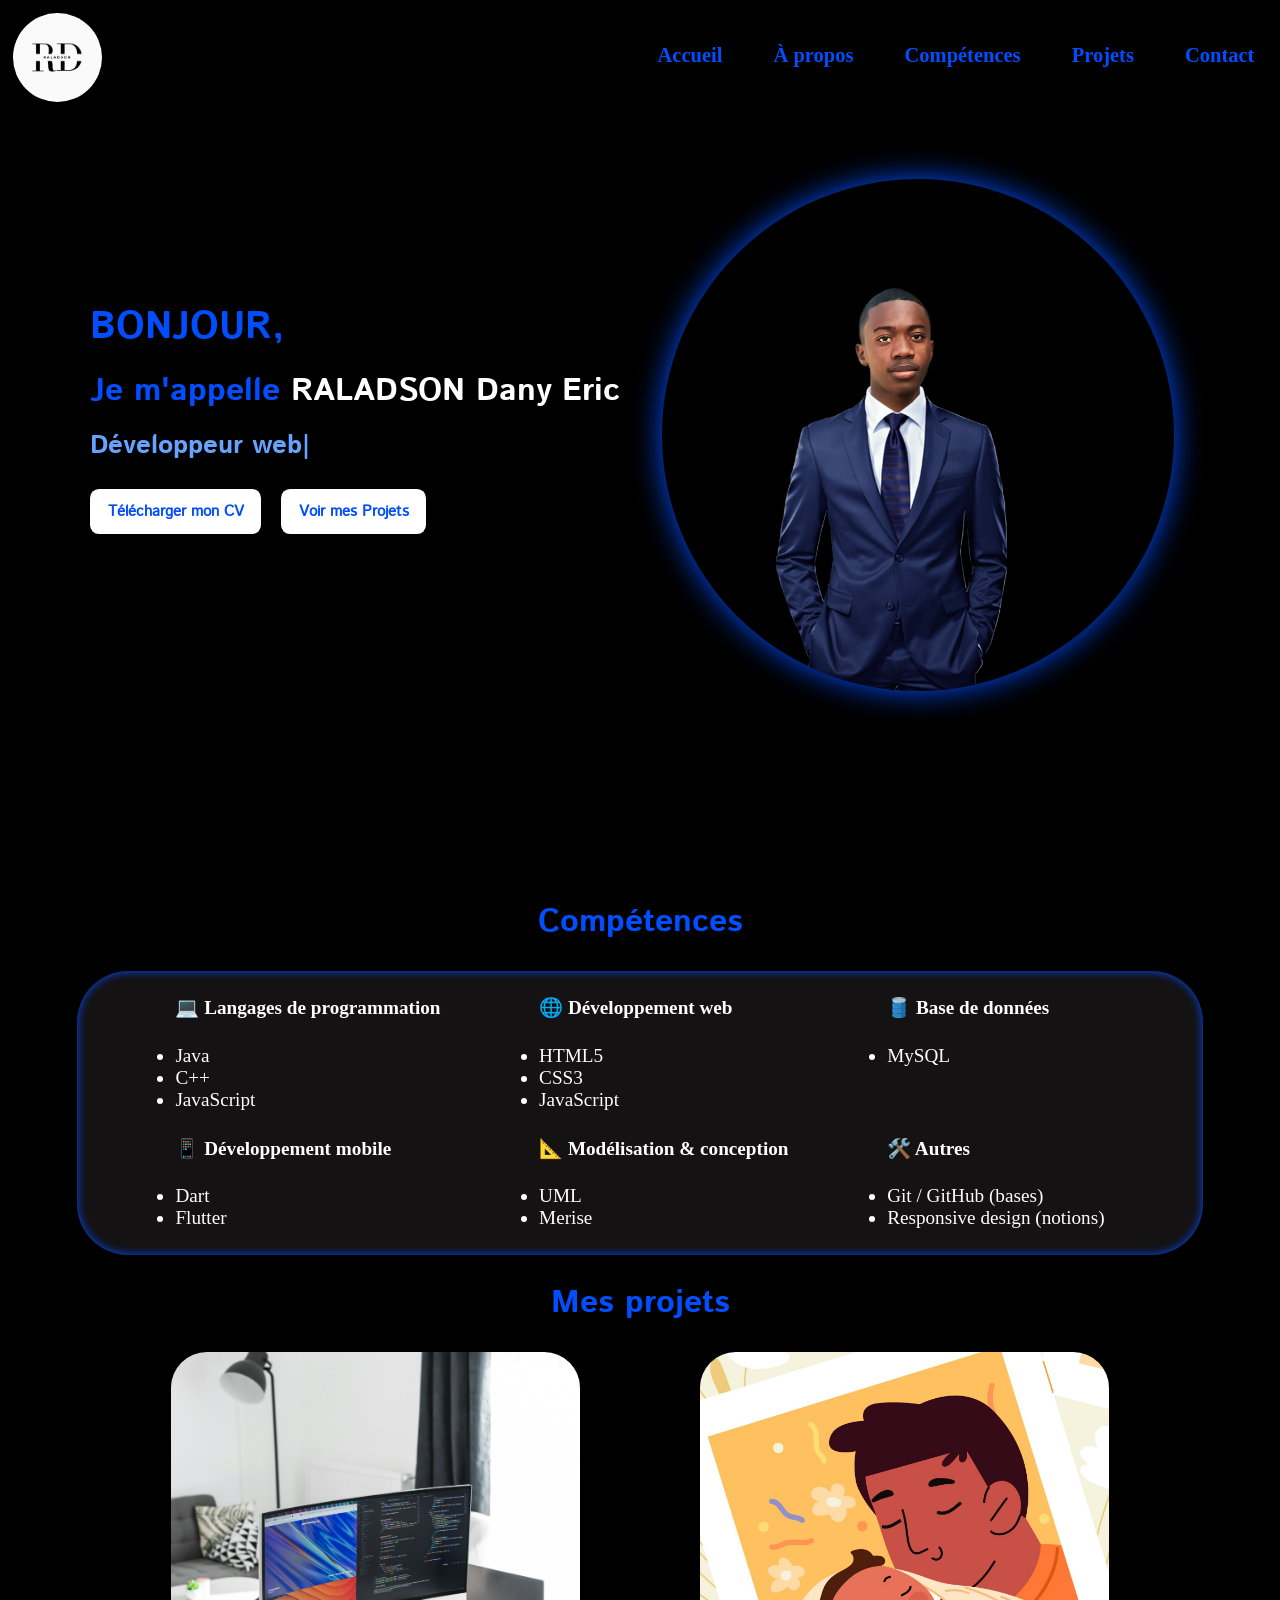
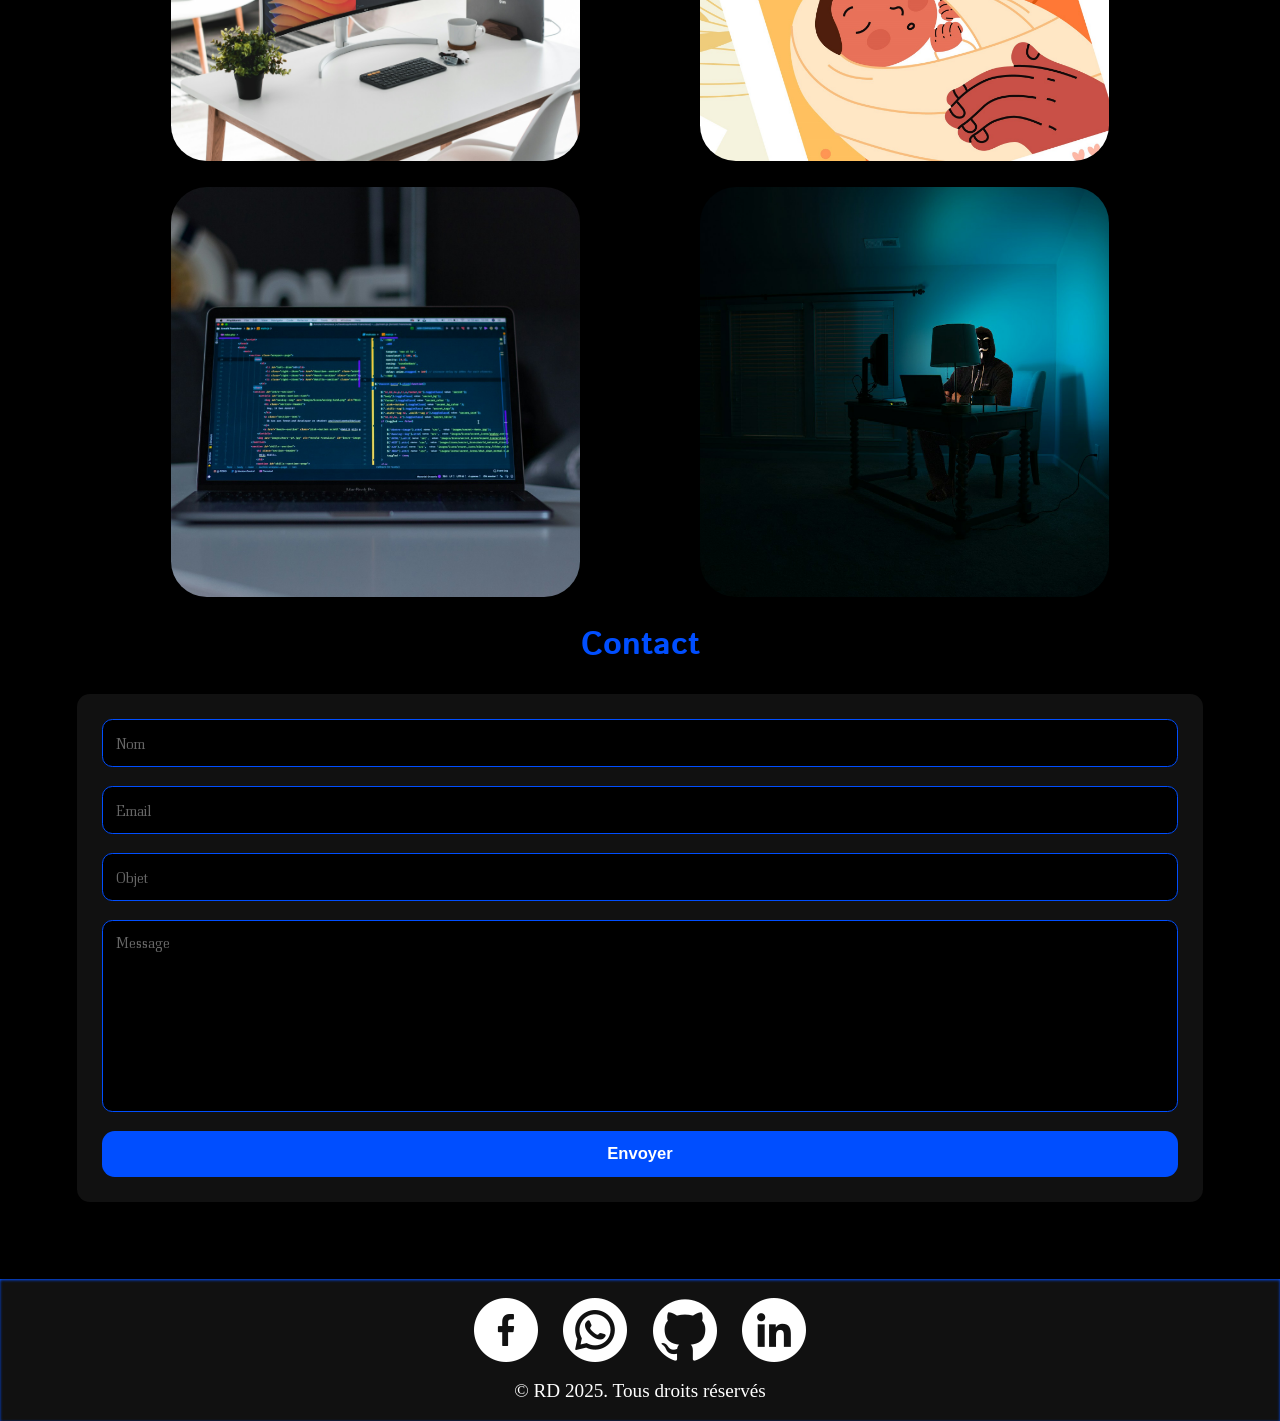
<file: index.html>
<!DOCTYPE html>
<html lang="fr">

<head>
  <meta charset="UTF-8" />
  <meta name="viewport" content="width=device-width, initial-scale=1" />
  <link rel="stylesheet" href="./src/style.css">
  <link rel="stylesheet" href="./src/version_mobile.css">
  <link rel="stylesheet" href="./src/version_tablette.css">
  <link rel="stylesheet" href="./src/version_pc_réduit.css">
  <title>Portfolio RALADSON Dany Eric</title>
  <script src="./src/typed.js"></script>
</head>

<body>
  <header>
    <div class="navigation" id="top">
      <div class="logo"></div>
      <button class="btn-menu">
        <img src="./new_icône/icons8_Menu_64px.png" alt="" class="menu" height="50px" width="50px" hidden>
      </button>
      <nav class="cacher">
        <a href="#ac">Accueil</a>
        <a href="#propos">À propos</a>
        <a href="#skill">Compétences</a>
        <a href="#projets">Projets</a>
        <a href="#contacts">Contact</a>
      </nav>
    </div>
  </header>

  <main>
    <section id="ac" class="fade-in">
      <div class="presentation">
        <h1>BONJOUR,</h1>
        <h4 class="nom">Je m'appelle <strong>RALADSON Dany Eric</strong></h4>
        <span id="typed"></span>

        <div class="boutton-header">
          <a href="./ressources/CV_RALADSON_DANY_ERIC.pdf" class="monCv" title="Télécharger mon CV">Télécharger mon CV</a>
          <button title="Projets sur Git">Voir mes Projets</button>
        </div>
      </div>
      <div class="photo">
      </div>
    </section>

    <section id="propos" class="fade-in">
      <div class="description">
        <p>
          Étudiant curieux et motivé, j’ai acquis des compétences solides en programmation (Java, C++, JavaScript),
          développement web (HTML/CSS) et gestion de bases de données avec MySQL.
          Je maîtrise également les méthodes de conception UML et Merise, et je commence à me former au développement
          mobile avec Flutter.
          Mon intérêt pour la cybersécurité me pousse
          à approfondir mes connaissances en sécurité
          des systèmes, gestion des vulnérabilité et cryptographie.
          Ambitieux et déterminé, mon objectif
          est de devenir un expert en
          cybersécurité, en développant des
          logicielles robustes tout en garantissant
          la sécurité des systèmes informatiques
          et des données sensible.
        </p>
      </div>
    </section>

    <h2 id="skill" class="fade-in">Compétences</h2>

    <section id="competences" class="container fade-in">

      <ul>

        <h5>💻 Langages de programmation</h5>
        <li>Java</li>
        <li>C++</li>
        <li>JavaScript</li>
      </ul>


      <ul>
        <h5>🌐 Développement web</h5>
        <li>HTML5</li>
        <li>CSS3</li>
        <li>JavaScript</li>
      </ul>


      <ul>
        <h5>🛢️ Base de données</h5>
        <li>MySQL</li>
      </ul>


      <ul>
        <h5>📱 Développement mobile</h5>
        <li>Dart</li>
        <li>Flutter</li>
      </ul>

      <ul>

        <h5>📐 Modélisation & conception</h5>
        <li>UML</li>
        <li>Merise</li>
      </ul>


      <ul>
        <h5>🛠️ Autres</h5>
        <li>Git / GitHub (bases)</li>
        <li>Responsive design (notions)</li>
      </ul>

    </section>

    <h2 id="projets" class="fade-in">Mes projets</h2>

    <section id="pj" class="fade-in">
      <div id="projet">
        <div class="flip-container" onclick="flipCard(this)">
          <div class="card">
            <div class="card-face front">
              <img src="./photo/Bureau.jpg" alt="" title="cliquer pour voir les détailles">
            </div>
            <div class="card-face back">
              <p class="titre">👥 PayTrack</p>
              <p class="detaille">
                PayTrack est un logiciel que j'ai développé pour l'entreprise informatique 3Dev. Il permet
                d'enregistrer les paiements, de
                faciliter le suivi des flux de trésorerie et de mesurer l'évolution économique de l'entreprise,
                offrant ainsi une gestion
                financière plus efficace et transparente.
              </p>
              <button class="voir_plus" title="voir">Voir plus</button>
            </div>
          </div>
        </div>

        <div class="flip-container" onclick="flipCard(this)">
          <div class="card">
            <div class="card-face front">
              <img src="./photo/acteDeNaissance.jpg" alt="" title="cliquer pour voir les détailles">
            </div>
            <div class="card-face back">
              <p class="titre">📝 Générateur d'Actes de Naissance</p>
              <p class="detaille">
                Projet en binôme : Évaluation en langage de programmation Java. Nous avons développé un logiciel
                capable de
                générer automatiquement un acte de naissance pour un nouveau-né, simplifiant ainsi la création
                et la
                gestion de
                documents administratifs.
              </p>
              <button class="voir_plus" title="voir">Voir plus</button>
            </div>
          </div>
        </div>

        <div class="flip-container" onclick="flipCard(this)">
          <div class="card">
            <div class="card-face front">
              <img src="./photo/illistration.jpg" alt="" title="cliquer pour voir les détailles">
            </div>
            <div class="card-face back">
              <p class="titre">🖥️ Programme de Manipulation de Matrices Développé en C++</p>
              <p class="detaille">
                Ce programme, développé en C++, permet de réaliser des opérations matricielles telles que
                l'addition, la soustraction
                et la multiplication entre deux matrices. Conçu en suivant les principes de la Programmation
                Orientée Objet (POO), il
                offre une structure modulaire et facilement extensible pour des fonctionnalités.
              </p>
              <button class="voir_plus" title="voir">Voir plus</button>
            </div>
          </div>
        </div>

        <div class="flip-container" onclick="flipCard(this)">
          <div class="card">
            <div class="card-face front">
              <img src="./photo/client.png" alt="" title="cliquer pour voir les détailles">
            </div>
            <div class="card-face back">
              <p class="titre">📱 Application mobile de gestion de notes</p>
              <p class="detaille">
                Application Flutter permettant à un utilisateur de créer, modifier, supprimer et organiser ses
                idées
                sous
                forme de notes avec base locale.
              </p>
              <button class="voir_plus" title="voir">Voir plus</button>
            </div>
          </div>
        </div>
      </div>
      </div>
    </section>

    <h2 id="contacts" class="fade-in">Contact</h2>

    <section id="contact" class="fade-in">
      <div id="contact">
        <div class="formulaire">
          <form action="mailto:raladsondanyeric@gmail.com" method="POST" enctype="text/plain" id="contactForm">
            <input type="text" name="nom" id="nom" placeholder="Nom" required />
            <input type="email" name="email" id="email" placeholder="Email" required />
            <input type="text" name="objet" id="objet" placeholder="Objet" required />
            <textarea name="message" id="message" placeholder="Message" required></textarea>
            <button type="submit">Envoyer</button>
          </form>
        </div>
      </div>
    </section>

  </main>
  <button id="btnTop"><img src="./new_icône/icons8_Sort_Up_50px_1.png" alt="" width="35px" height="35px"></button>
  <!-- <a href="#top" id="btnTop"><img src="../new_icône/icons8_Sort_Up_50px_1.png" alt="" width="35px" height="35px"></a> -->
  <footer>
    <div class="footer">
      <a href="https://www.facebook.com/danny.eric.1428" aria-label="Facebook"><img src="./new_icône/facebook.png" alt="Facebook" /></a>
      <a href="https://wa.me/261386565162" aria-label="Whatsapp"><img src="./new_icône/whatsapp.png" alt="Whatsapp" /></a>
      <a href="https://github.com/DannyEric" aria-label="GitHub"><img src="./new_icône/github.png" alt="GitHub" /></a>
      <a href="https://www.linkedin.com/in/dany-eric-raladson-1b9351364/" aria-label="LinkedIn"><img src="./new_icône/linkedin.png" alt="LinkedIn" /></a>
    </div>
    <p id="copyright">&copy; RD 2025. Tous droits réservés</p>
  </footer>
</body>
<script src="./src/index.js"></script>

</html>
</file>
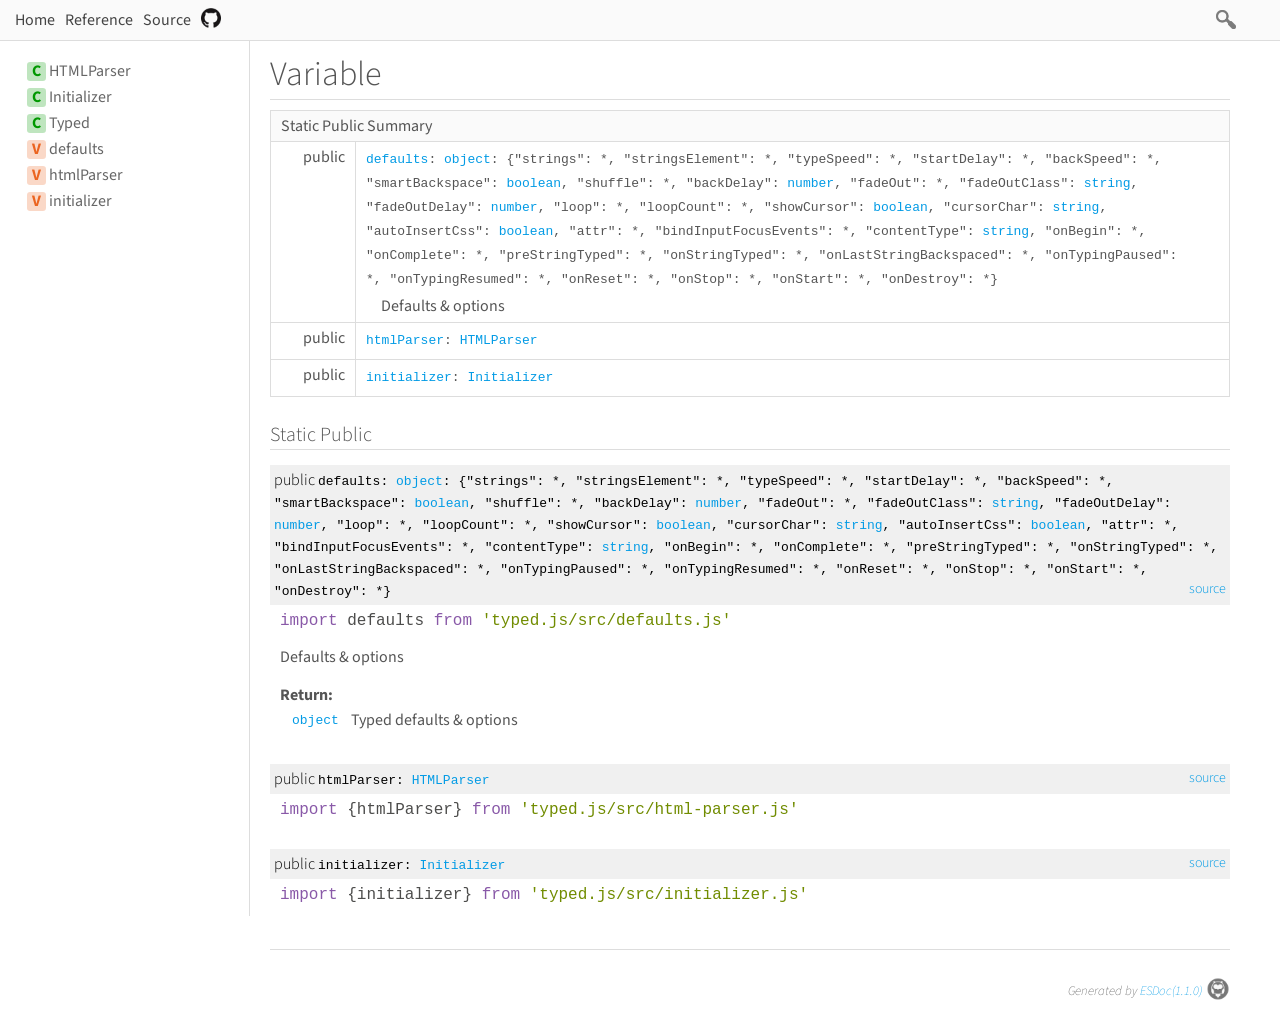
<file: mattboldt-typed.js-adbd700/docs/variable/index.html>
<!DOCTYPE html>
<html>
<head>
  <meta charset="utf-8">
  <base data-ice="baseUrl" href="../">
  <title data-ice="title">Variable | typed.js</title>
  <link type="text/css" rel="stylesheet" href="css/style.css">
  <link type="text/css" rel="stylesheet" href="css/prettify-tomorrow.css">
  <script src="script/prettify/prettify.js"></script>
  <script src="script/manual.js"></script>
<meta name="description" content="A JavaScript Typing Animation Library"><meta property="twitter:card" content="summary"><meta property="twitter:title" content="typed.js"><meta property="twitter:description" content="A JavaScript Typing Animation Library"></head>
<body class="layout-container" data-ice="rootContainer">

<header>
  <a href="./">Home</a>
  
  <a href="identifiers.html">Reference</a>
  <a href="source.html">Source</a>
  
  <div class="search-box">
  <span>
    <img src="./image/search.png">
    <span class="search-input-edge"></span><input class="search-input"><span class="search-input-edge"></span>
  </span>
    <ul class="search-result"></ul>
  </div>
<a style="position:relative; top:3px;" href="https://github.com/mattboldt/typed.js"><img width="20px" src="./image/github.png"></a></header>

<nav class="navigation" data-ice="nav"><div>
  <ul>
    
  <li data-ice="doc"><span data-ice="kind" class="kind-class">C</span><span data-ice="name"><span><a href="class/src/html-parser.js~HTMLParser.html">HTMLParser</a></span></span></li>
<li data-ice="doc"><span data-ice="kind" class="kind-class">C</span><span data-ice="name"><span><a href="class/src/initializer.js~Initializer.html">Initializer</a></span></span></li>
<li data-ice="doc"><span data-ice="kind" class="kind-class">C</span><span data-ice="name"><span><a href="class/src/typed.js~Typed.html">Typed</a></span></span></li>
<li data-ice="doc"><span data-ice="kind" class="kind-variable">V</span><span data-ice="name"><span><a href="variable/index.html#static-variable-defaults">defaults</a></span></span></li>
<li data-ice="doc"><span data-ice="kind" class="kind-variable">V</span><span data-ice="name"><span><a href="variable/index.html#static-variable-htmlParser">htmlParser</a></span></span></li>
<li data-ice="doc"><span data-ice="kind" class="kind-variable">V</span><span data-ice="name"><span><a href="variable/index.html#static-variable-initializer">initializer</a></span></span></li>
</ul>
</div>
</nav>

<div class="content" data-ice="content"><h1 data-ice="title">Variable</h1>
<div data-ice="summaries"><table class="summary" data-ice="summary">
  <thead><tr><td data-ice="title" colspan="3">Static Public Summary</td></tr></thead>
  <tbody>
  
  <tr data-ice="target">
    <td>
      <span class="access" data-ice="access">public</span>
      
      
      
      <span class="override" data-ice="override"></span>
    </td>
    <td>
      <div>
        <p>
          
          
          
          <span class="code" data-ice="name"><span><a href="variable/index.html#static-variable-defaults">defaults</a></span></span><span class="code" data-ice="signature">: <span><a href="https://developer.mozilla.org/en-US/docs/Web/JavaScript/Reference/Global_Objects/Object">object</a></span>: {&quot;strings&quot;: <span>*</span>, &quot;stringsElement&quot;: <span>*</span>, &quot;typeSpeed&quot;: <span>*</span>, &quot;startDelay&quot;: <span>*</span>, &quot;backSpeed&quot;: <span>*</span>, &quot;smartBackspace&quot;: <span><a href="https://developer.mozilla.org/en-US/docs/Web/JavaScript/Reference/Global_Objects/Boolean">boolean</a></span>, &quot;shuffle&quot;: <span>*</span>, &quot;backDelay&quot;: <span><a href="https://developer.mozilla.org/en-US/docs/Web/JavaScript/Reference/Global_Objects/Number">number</a></span>, &quot;fadeOut&quot;: <span>*</span>, &quot;fadeOutClass&quot;: <span><a href="https://developer.mozilla.org/en-US/docs/Web/JavaScript/Reference/Global_Objects/String">string</a></span>, &quot;fadeOutDelay&quot;: <span><a href="https://developer.mozilla.org/en-US/docs/Web/JavaScript/Reference/Global_Objects/Number">number</a></span>, &quot;loop&quot;: <span>*</span>, &quot;loopCount&quot;: <span>*</span>, &quot;showCursor&quot;: <span><a href="https://developer.mozilla.org/en-US/docs/Web/JavaScript/Reference/Global_Objects/Boolean">boolean</a></span>, &quot;cursorChar&quot;: <span><a href="https://developer.mozilla.org/en-US/docs/Web/JavaScript/Reference/Global_Objects/String">string</a></span>, &quot;autoInsertCss&quot;: <span><a href="https://developer.mozilla.org/en-US/docs/Web/JavaScript/Reference/Global_Objects/Boolean">boolean</a></span>, &quot;attr&quot;: <span>*</span>, &quot;bindInputFocusEvents&quot;: <span>*</span>, &quot;contentType&quot;: <span><a href="https://developer.mozilla.org/en-US/docs/Web/JavaScript/Reference/Global_Objects/String">string</a></span>, &quot;onBegin&quot;: <span>*</span>, &quot;onComplete&quot;: <span>*</span>, &quot;preStringTyped&quot;: <span>*</span>, &quot;onStringTyped&quot;: <span>*</span>, &quot;onLastStringBackspaced&quot;: <span>*</span>, &quot;onTypingPaused&quot;: <span>*</span>, &quot;onTypingResumed&quot;: <span>*</span>, &quot;onReset&quot;: <span>*</span>, &quot;onStop&quot;: <span>*</span>, &quot;onStart&quot;: <span>*</span>, &quot;onDestroy&quot;: <span>*</span>}</span>
        </p>
      </div>
      <div>
        
        
        <div data-ice="description"><p>Defaults &amp; options</p>
</div>
      </div>
    </td>
    <td>
      
      
    </td>
  </tr>
<tr data-ice="target">
    <td>
      <span class="access" data-ice="access">public</span>
      
      
      
      <span class="override" data-ice="override"></span>
    </td>
    <td>
      <div>
        <p>
          
          
          
          <span class="code" data-ice="name"><span><a href="variable/index.html#static-variable-htmlParser">htmlParser</a></span></span><span class="code" data-ice="signature">: <span><a href="class/src/html-parser.js~HTMLParser.html">HTMLParser</a></span></span>
        </p>
      </div>
      <div>
        
        
        
      </div>
    </td>
    <td>
      
      
    </td>
  </tr>
<tr data-ice="target">
    <td>
      <span class="access" data-ice="access">public</span>
      
      
      
      <span class="override" data-ice="override"></span>
    </td>
    <td>
      <div>
        <p>
          
          
          
          <span class="code" data-ice="name"><span><a href="variable/index.html#static-variable-initializer">initializer</a></span></span><span class="code" data-ice="signature">: <span><a href="class/src/initializer.js~Initializer.html">Initializer</a></span></span>
        </p>
      </div>
      <div>
        
        
        
      </div>
    </td>
    <td>
      
      
    </td>
  </tr>
</tbody>
</table>
</div>
<div data-ice="details"><h2 data-ice="title">Static Public </h2>

<div class="detail" data-ice="detail">
  <h3 data-ice="anchor" id="static-variable-defaults">
    <span class="access" data-ice="access">public</span>
    
    
    
    
    
    <span class="code" data-ice="name">defaults</span><span class="code" data-ice="signature">: <span><a href="https://developer.mozilla.org/en-US/docs/Web/JavaScript/Reference/Global_Objects/Object">object</a></span>: {&quot;strings&quot;: <span>*</span>, &quot;stringsElement&quot;: <span>*</span>, &quot;typeSpeed&quot;: <span>*</span>, &quot;startDelay&quot;: <span>*</span>, &quot;backSpeed&quot;: <span>*</span>, &quot;smartBackspace&quot;: <span><a href="https://developer.mozilla.org/en-US/docs/Web/JavaScript/Reference/Global_Objects/Boolean">boolean</a></span>, &quot;shuffle&quot;: <span>*</span>, &quot;backDelay&quot;: <span><a href="https://developer.mozilla.org/en-US/docs/Web/JavaScript/Reference/Global_Objects/Number">number</a></span>, &quot;fadeOut&quot;: <span>*</span>, &quot;fadeOutClass&quot;: <span><a href="https://developer.mozilla.org/en-US/docs/Web/JavaScript/Reference/Global_Objects/String">string</a></span>, &quot;fadeOutDelay&quot;: <span><a href="https://developer.mozilla.org/en-US/docs/Web/JavaScript/Reference/Global_Objects/Number">number</a></span>, &quot;loop&quot;: <span>*</span>, &quot;loopCount&quot;: <span>*</span>, &quot;showCursor&quot;: <span><a href="https://developer.mozilla.org/en-US/docs/Web/JavaScript/Reference/Global_Objects/Boolean">boolean</a></span>, &quot;cursorChar&quot;: <span><a href="https://developer.mozilla.org/en-US/docs/Web/JavaScript/Reference/Global_Objects/String">string</a></span>, &quot;autoInsertCss&quot;: <span><a href="https://developer.mozilla.org/en-US/docs/Web/JavaScript/Reference/Global_Objects/Boolean">boolean</a></span>, &quot;attr&quot;: <span>*</span>, &quot;bindInputFocusEvents&quot;: <span>*</span>, &quot;contentType&quot;: <span><a href="https://developer.mozilla.org/en-US/docs/Web/JavaScript/Reference/Global_Objects/String">string</a></span>, &quot;onBegin&quot;: <span>*</span>, &quot;onComplete&quot;: <span>*</span>, &quot;preStringTyped&quot;: <span>*</span>, &quot;onStringTyped&quot;: <span>*</span>, &quot;onLastStringBackspaced&quot;: <span>*</span>, &quot;onTypingPaused&quot;: <span>*</span>, &quot;onTypingResumed&quot;: <span>*</span>, &quot;onReset&quot;: <span>*</span>, &quot;onStop&quot;: <span>*</span>, &quot;onStart&quot;: <span>*</span>, &quot;onDestroy&quot;: <span>*</span>}</span>
    <span class="right-info">
      
      
      <span data-ice="source"><span><a href="file/src/defaults.js.html#lineNumber7">source</a></span></span>
    </span>
  </h3>

  <div data-ice="importPath" class="import-path"><pre class="prettyprint"><code data-ice="importPathCode">import defaults from &apos;<span><a href="file/src/defaults.js.html#lineNumber7">typed.js/src/defaults.js</a></span>&apos;</code></pre></div>
  
  
  <div data-ice="description"><p>Defaults &amp; options</p>
</div>

  

  <div data-ice="properties">
</div>

  <div class="return-params" data-ice="returnParams">
    <h4>Return:</h4>
    <table>
      <tbody>
        <tr>
          <td class="return-type code" data-ice="returnType"><span><a href="https://developer.mozilla.org/en-US/docs/Web/JavaScript/Reference/Global_Objects/Object">object</a></span></td>
          <td class="return-desc" data-ice="returnDescription"><p>Typed defaults &amp; options</p>
</td>
        </tr>
      </tbody>
    </table>
    <div data-ice="returnProperties">
</div>
  </div>

  

  

  

  

  

  

  
  
</div>
<div class="detail" data-ice="detail">
  <h3 data-ice="anchor" id="static-variable-htmlParser">
    <span class="access" data-ice="access">public</span>
    
    
    
    
    
    <span class="code" data-ice="name">htmlParser</span><span class="code" data-ice="signature">: <span><a href="class/src/html-parser.js~HTMLParser.html">HTMLParser</a></span></span>
    <span class="right-info">
      
      
      <span data-ice="source"><span><a href="file/src/html-parser.js.html#lineNumber67">source</a></span></span>
    </span>
  </h3>

  <div data-ice="importPath" class="import-path"><pre class="prettyprint"><code data-ice="importPathCode">import {htmlParser} from &apos;<span><a href="file/src/html-parser.js.html#lineNumber67">typed.js/src/html-parser.js</a></span>&apos;</code></pre></div>
  
  
  

  

  <div data-ice="properties">
</div>

  

  

  

  

  

  

  

  
  
</div>
<div class="detail" data-ice="detail">
  <h3 data-ice="anchor" id="static-variable-initializer">
    <span class="access" data-ice="access">public</span>
    
    
    
    
    
    <span class="code" data-ice="name">initializer</span><span class="code" data-ice="signature">: <span><a href="class/src/initializer.js~Initializer.html">Initializer</a></span></span>
    <span class="right-info">
      
      
      <span data-ice="source"><span><a href="file/src/initializer.js.html#lineNumber218">source</a></span></span>
    </span>
  </h3>

  <div data-ice="importPath" class="import-path"><pre class="prettyprint"><code data-ice="importPathCode">import {initializer} from &apos;<span><a href="file/src/initializer.js.html#lineNumber218">typed.js/src/initializer.js</a></span>&apos;</code></pre></div>
  
  
  

  

  <div data-ice="properties">
</div>

  

  

  

  

  

  

  

  
  
</div>
</div>
</div>

<footer class="footer">
  Generated by <a href="https://esdoc.org">ESDoc<span data-ice="esdocVersion">(1.1.0)</span><img src="./image/esdoc-logo-mini-black.png"></a>
</footer>

<script src="script/search_index.js"></script>
<script src="script/search.js"></script>
<script src="script/pretty-print.js"></script>
<script src="script/inherited-summary.js"></script>
<script src="script/test-summary.js"></script>
<script src="script/inner-link.js"></script>
<script src="script/patch-for-local.js"></script>
</body>
</html>
</file>
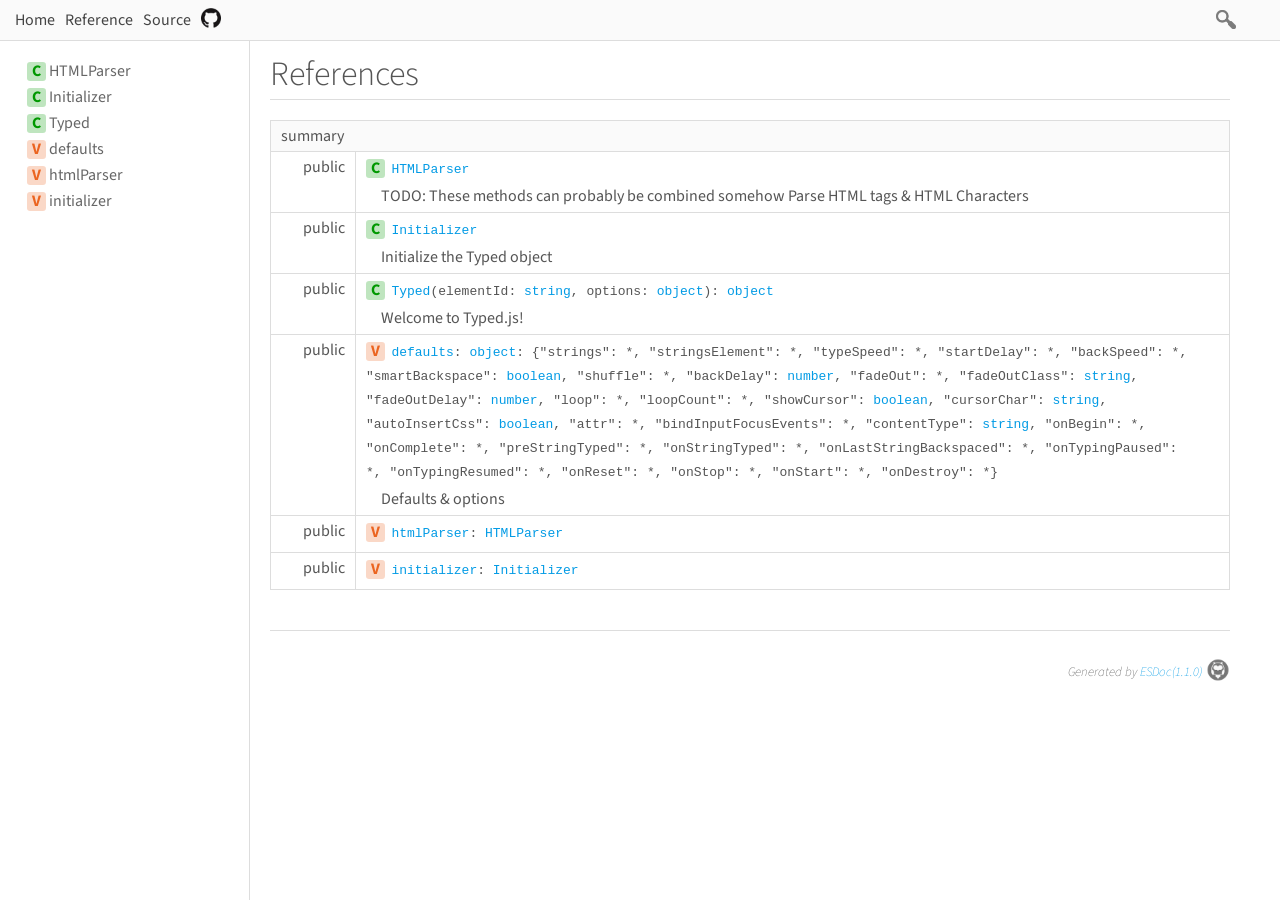
<file: mattboldt-typed.js-adbd700/docs/identifiers.html>
<!DOCTYPE html>
<html>
<head>
  <meta charset="utf-8">
  <base data-ice="baseUrl">
  <title data-ice="title">Reference | typed.js</title>
  <link type="text/css" rel="stylesheet" href="css/style.css">
  <link type="text/css" rel="stylesheet" href="css/prettify-tomorrow.css">
  <script src="script/prettify/prettify.js"></script>
  <script src="script/manual.js"></script>
<meta name="description" content="A JavaScript Typing Animation Library"><meta property="twitter:card" content="summary"><meta property="twitter:title" content="typed.js"><meta property="twitter:description" content="A JavaScript Typing Animation Library"></head>
<body class="layout-container" data-ice="rootContainer">

<header>
  <a href="./">Home</a>
  
  <a href="identifiers.html">Reference</a>
  <a href="source.html">Source</a>
  
  <div class="search-box">
  <span>
    <img src="./image/search.png">
    <span class="search-input-edge"></span><input class="search-input"><span class="search-input-edge"></span>
  </span>
    <ul class="search-result"></ul>
  </div>
<a style="position:relative; top:3px;" href="https://github.com/mattboldt/typed.js"><img width="20px" src="./image/github.png"></a></header>

<nav class="navigation" data-ice="nav"><div>
  <ul>
    
  <li data-ice="doc"><span data-ice="kind" class="kind-class">C</span><span data-ice="name"><span><a href="class/src/html-parser.js~HTMLParser.html">HTMLParser</a></span></span></li>
<li data-ice="doc"><span data-ice="kind" class="kind-class">C</span><span data-ice="name"><span><a href="class/src/initializer.js~Initializer.html">Initializer</a></span></span></li>
<li data-ice="doc"><span data-ice="kind" class="kind-class">C</span><span data-ice="name"><span><a href="class/src/typed.js~Typed.html">Typed</a></span></span></li>
<li data-ice="doc"><span data-ice="kind" class="kind-variable">V</span><span data-ice="name"><span><a href="variable/index.html#static-variable-defaults">defaults</a></span></span></li>
<li data-ice="doc"><span data-ice="kind" class="kind-variable">V</span><span data-ice="name"><span><a href="variable/index.html#static-variable-htmlParser">htmlParser</a></span></span></li>
<li data-ice="doc"><span data-ice="kind" class="kind-variable">V</span><span data-ice="name"><span><a href="variable/index.html#static-variable-initializer">initializer</a></span></span></li>
</ul>
</div>
</nav>

<div class="content" data-ice="content"><h1>References</h1>

<div class="identifiers-wrap">
  <div>
    
  <div data-ice="dirSummaryWrap">
      
      <div data-ice="dirSummary"><table class="summary" data-ice="summary">
  <thead><tr><td data-ice="title" colspan="3">summary</td></tr></thead>
  <tbody>
  
  <tr data-ice="target">
    <td>
      <span class="access" data-ice="access">public</span>
      
      
      
      <span class="override" data-ice="override"></span>
    </td>
    <td>
      <div>
        <p>
          <span data-ice="kind-icon" class="kind-class">C</span>
          
          
          <span class="code" data-ice="name"><span><a href="class/src/html-parser.js~HTMLParser.html">HTMLParser</a></span></span>
        </p>
      </div>
      <div>
        
        
        <div data-ice="description"><p>TODO: These methods can probably be combined somehow
Parse HTML tags &amp; HTML Characters</p>
</div>
      </div>
    </td>
    <td>
      
      
    </td>
  </tr>
<tr data-ice="target">
    <td>
      <span class="access" data-ice="access">public</span>
      
      
      
      <span class="override" data-ice="override"></span>
    </td>
    <td>
      <div>
        <p>
          <span data-ice="kind-icon" class="kind-class">C</span>
          
          
          <span class="code" data-ice="name"><span><a href="class/src/initializer.js~Initializer.html">Initializer</a></span></span>
        </p>
      </div>
      <div>
        
        
        <div data-ice="description"><p>Initialize the Typed object</p>
</div>
      </div>
    </td>
    <td>
      
      
    </td>
  </tr>
<tr data-ice="target">
    <td>
      <span class="access" data-ice="access">public</span>
      
      
      
      <span class="override" data-ice="override"></span>
    </td>
    <td>
      <div>
        <p>
          <span data-ice="kind-icon" class="kind-class">C</span>
          
          
          <span class="code" data-ice="name"><span><a href="class/src/typed.js~Typed.html">Typed</a></span></span><span class="code" data-ice="signature">(elementId: <span><a href="https://developer.mozilla.org/en-US/docs/Web/JavaScript/Reference/Global_Objects/String">string</a></span>, options: <span><a href="https://developer.mozilla.org/en-US/docs/Web/JavaScript/Reference/Global_Objects/Object">object</a></span>): <span><a href="https://developer.mozilla.org/en-US/docs/Web/JavaScript/Reference/Global_Objects/Object">object</a></span></span>
        </p>
      </div>
      <div>
        
        
        <div data-ice="description"><p>Welcome to Typed.js!</p>
</div>
      </div>
    </td>
    <td>
      
      
    </td>
  </tr>
<tr data-ice="target">
    <td>
      <span class="access" data-ice="access">public</span>
      
      
      
      <span class="override" data-ice="override"></span>
    </td>
    <td>
      <div>
        <p>
          <span data-ice="kind-icon" class="kind-variable">V</span>
          
          
          <span class="code" data-ice="name"><span><a href="variable/index.html#static-variable-defaults">defaults</a></span></span><span class="code" data-ice="signature">: <span><a href="https://developer.mozilla.org/en-US/docs/Web/JavaScript/Reference/Global_Objects/Object">object</a></span>: {&quot;strings&quot;: <span>*</span>, &quot;stringsElement&quot;: <span>*</span>, &quot;typeSpeed&quot;: <span>*</span>, &quot;startDelay&quot;: <span>*</span>, &quot;backSpeed&quot;: <span>*</span>, &quot;smartBackspace&quot;: <span><a href="https://developer.mozilla.org/en-US/docs/Web/JavaScript/Reference/Global_Objects/Boolean">boolean</a></span>, &quot;shuffle&quot;: <span>*</span>, &quot;backDelay&quot;: <span><a href="https://developer.mozilla.org/en-US/docs/Web/JavaScript/Reference/Global_Objects/Number">number</a></span>, &quot;fadeOut&quot;: <span>*</span>, &quot;fadeOutClass&quot;: <span><a href="https://developer.mozilla.org/en-US/docs/Web/JavaScript/Reference/Global_Objects/String">string</a></span>, &quot;fadeOutDelay&quot;: <span><a href="https://developer.mozilla.org/en-US/docs/Web/JavaScript/Reference/Global_Objects/Number">number</a></span>, &quot;loop&quot;: <span>*</span>, &quot;loopCount&quot;: <span>*</span>, &quot;showCursor&quot;: <span><a href="https://developer.mozilla.org/en-US/docs/Web/JavaScript/Reference/Global_Objects/Boolean">boolean</a></span>, &quot;cursorChar&quot;: <span><a href="https://developer.mozilla.org/en-US/docs/Web/JavaScript/Reference/Global_Objects/String">string</a></span>, &quot;autoInsertCss&quot;: <span><a href="https://developer.mozilla.org/en-US/docs/Web/JavaScript/Reference/Global_Objects/Boolean">boolean</a></span>, &quot;attr&quot;: <span>*</span>, &quot;bindInputFocusEvents&quot;: <span>*</span>, &quot;contentType&quot;: <span><a href="https://developer.mozilla.org/en-US/docs/Web/JavaScript/Reference/Global_Objects/String">string</a></span>, &quot;onBegin&quot;: <span>*</span>, &quot;onComplete&quot;: <span>*</span>, &quot;preStringTyped&quot;: <span>*</span>, &quot;onStringTyped&quot;: <span>*</span>, &quot;onLastStringBackspaced&quot;: <span>*</span>, &quot;onTypingPaused&quot;: <span>*</span>, &quot;onTypingResumed&quot;: <span>*</span>, &quot;onReset&quot;: <span>*</span>, &quot;onStop&quot;: <span>*</span>, &quot;onStart&quot;: <span>*</span>, &quot;onDestroy&quot;: <span>*</span>}</span>
        </p>
      </div>
      <div>
        
        
        <div data-ice="description"><p>Defaults &amp; options</p>
</div>
      </div>
    </td>
    <td>
      
      
    </td>
  </tr>
<tr data-ice="target">
    <td>
      <span class="access" data-ice="access">public</span>
      
      
      
      <span class="override" data-ice="override"></span>
    </td>
    <td>
      <div>
        <p>
          <span data-ice="kind-icon" class="kind-variable">V</span>
          
          
          <span class="code" data-ice="name"><span><a href="variable/index.html#static-variable-htmlParser">htmlParser</a></span></span><span class="code" data-ice="signature">: <span><a href="class/src/html-parser.js~HTMLParser.html">HTMLParser</a></span></span>
        </p>
      </div>
      <div>
        
        
        
      </div>
    </td>
    <td>
      
      
    </td>
  </tr>
<tr data-ice="target">
    <td>
      <span class="access" data-ice="access">public</span>
      
      
      
      <span class="override" data-ice="override"></span>
    </td>
    <td>
      <div>
        <p>
          <span data-ice="kind-icon" class="kind-variable">V</span>
          
          
          <span class="code" data-ice="name"><span><a href="variable/index.html#static-variable-initializer">initializer</a></span></span><span class="code" data-ice="signature">: <span><a href="class/src/initializer.js~Initializer.html">Initializer</a></span></span>
        </p>
      </div>
      <div>
        
        
        
      </div>
    </td>
    <td>
      
      
    </td>
  </tr>
</tbody>
</table>
</div>
    </div>
</div>

  
</div>
</div>

<footer class="footer">
  Generated by <a href="https://esdoc.org">ESDoc<span data-ice="esdocVersion">(1.1.0)</span><img src="./image/esdoc-logo-mini-black.png"></a>
</footer>

<script src="script/search_index.js"></script>
<script src="script/search.js"></script>
<script src="script/pretty-print.js"></script>
<script src="script/inherited-summary.js"></script>
<script src="script/test-summary.js"></script>
<script src="script/inner-link.js"></script>
<script src="script/patch-for-local.js"></script>
</body>
</html>
</file>
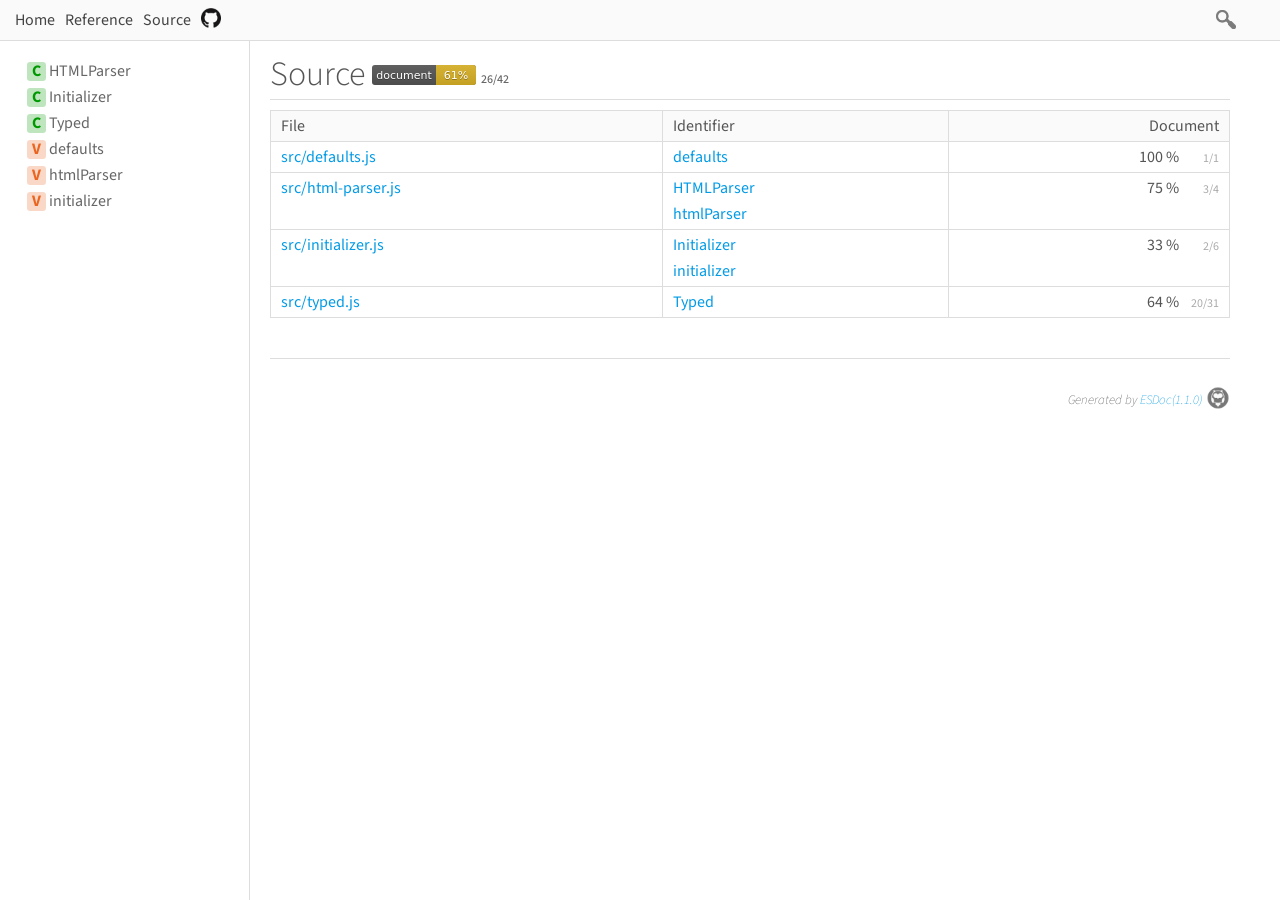
<file: mattboldt-typed.js-adbd700/docs/source.html>
<!DOCTYPE html>
<html>
<head>
  <meta charset="utf-8">
  <base data-ice="baseUrl" href>
  <title data-ice="title">Source | typed.js</title>
  <link type="text/css" rel="stylesheet" href="css/style.css">
  <link type="text/css" rel="stylesheet" href="css/prettify-tomorrow.css">
  <script src="script/prettify/prettify.js"></script>
  <script src="script/manual.js"></script>
<meta name="description" content="A JavaScript Typing Animation Library"><meta property="twitter:card" content="summary"><meta property="twitter:title" content="typed.js"><meta property="twitter:description" content="A JavaScript Typing Animation Library"></head>
<body class="layout-container" data-ice="rootContainer">

<header>
  <a href="./">Home</a>
  
  <a href="identifiers.html">Reference</a>
  <a href="source.html">Source</a>
  
  <div class="search-box">
  <span>
    <img src="./image/search.png">
    <span class="search-input-edge"></span><input class="search-input"><span class="search-input-edge"></span>
  </span>
    <ul class="search-result"></ul>
  </div>
<a style="position:relative; top:3px;" href="https://github.com/mattboldt/typed.js"><img width="20px" src="./image/github.png"></a></header>

<nav class="navigation" data-ice="nav"><div>
  <ul>
    
  <li data-ice="doc"><span data-ice="kind" class="kind-class">C</span><span data-ice="name"><span><a href="class/src/html-parser.js~HTMLParser.html">HTMLParser</a></span></span></li>
<li data-ice="doc"><span data-ice="kind" class="kind-class">C</span><span data-ice="name"><span><a href="class/src/initializer.js~Initializer.html">Initializer</a></span></span></li>
<li data-ice="doc"><span data-ice="kind" class="kind-class">C</span><span data-ice="name"><span><a href="class/src/typed.js~Typed.html">Typed</a></span></span></li>
<li data-ice="doc"><span data-ice="kind" class="kind-variable">V</span><span data-ice="name"><span><a href="variable/index.html#static-variable-defaults">defaults</a></span></span></li>
<li data-ice="doc"><span data-ice="kind" class="kind-variable">V</span><span data-ice="name"><span><a href="variable/index.html#static-variable-htmlParser">htmlParser</a></span></span></li>
<li data-ice="doc"><span data-ice="kind" class="kind-variable">V</span><span data-ice="name"><span><a href="variable/index.html#static-variable-initializer">initializer</a></span></span></li>
</ul>
</div>
</nav>

<div class="content" data-ice="content"><h1>Source <img data-ice="coverageBadge" src="./badge.svg"><span data-ice="totalCoverageCount" class="total-coverage-count">26/42</span></h1>

<table class="files-summary" data-ice="files" data-use-coverage="true">
  <thead>
    <tr>
      <td>File</td>
      <td>Identifier</td>
      <td class="coverage">Document</td>
      <td style="display: none;">Size</td>
      <td style="display: none;">Lines</td>
      <td style="display: none;">Updated</td>
    </tr>
  </thead>
  <tbody>
    
  <tr data-ice="file">
      <td data-ice="filePath"><span><a href="file/src/defaults.js.html">src/defaults.js</a></span></td>
      <td data-ice="identifier" class="identifiers"><span><a href="variable/index.html#static-variable-defaults">defaults</a></span></td>
      <td class="coverage"><span data-ice="coverage">100 %</span><span data-ice="coverageCount" class="coverage-count">1/1</span></td>
      <td style="display: none;" data-ice="size">3416 byte</td>
      <td style="display: none;" data-ice="lines">164</td>
      <td style="display: none;" data-ice="updated">2022-12-07 03:41:55 (UTC)</td>
    </tr>
<tr data-ice="file">
      <td data-ice="filePath"><span><a href="file/src/html-parser.js.html#errorLines=67">src/html-parser.js</a></span></td>
      <td data-ice="identifier" class="identifiers"><span><a href="class/src/html-parser.js~HTMLParser.html">HTMLParser</a></span>
<span><a href="variable/index.html#static-variable-htmlParser">htmlParser</a></span></td>
      <td class="coverage"><span data-ice="coverage">75 %</span><span data-ice="coverageCount" class="coverage-count">3/4</span></td>
      <td style="display: none;" data-ice="size">1798 byte</td>
      <td style="display: none;" data-ice="lines">67</td>
      <td style="display: none;" data-ice="updated">2023-04-07 18:56:50 (UTC)</td>
    </tr>
<tr data-ice="file">
      <td data-ice="filePath"><span><a href="file/src/initializer.js.html#errorLines=147,161,193,218">src/initializer.js</a></span></td>
      <td data-ice="identifier" class="identifiers"><span><a href="class/src/initializer.js~Initializer.html">Initializer</a></span>
<span><a href="variable/index.html#static-variable-initializer">initializer</a></span></td>
      <td class="coverage"><span data-ice="coverage">33 %</span><span data-ice="coverageCount" class="coverage-count">2/6</span></td>
      <td style="display: none;" data-ice="size">5877 byte</td>
      <td style="display: none;" data-ice="lines">218</td>
      <td style="display: none;" data-ice="updated">2023-04-07 18:56:50 (UTC)</td>
    </tr>
<tr data-ice="file">
      <td data-ice="filePath"><span><a href="file/src/typed.js.html#errorLines=11,142,267,334,357,73,75,76,77,91,95">src/typed.js</a></span></td>
      <td data-ice="identifier" class="identifiers"><span><a href="class/src/typed.js~Typed.html">Typed</a></span></td>
      <td class="coverage"><span data-ice="coverage">64 %</span><span data-ice="coverageCount" class="coverage-count">20/31</span></td>
      <td style="display: none;" data-ice="size">12719 byte</td>
      <td style="display: none;" data-ice="lines">433</td>
      <td style="display: none;" data-ice="updated">2023-04-07 18:56:50 (UTC)</td>
    </tr>
</tbody>
</table>
</div>

<footer class="footer">
  Generated by <a href="https://esdoc.org">ESDoc<span data-ice="esdocVersion">(1.1.0)</span><img src="./image/esdoc-logo-mini-black.png"></a>
</footer>

<script src="script/search_index.js"></script>
<script src="script/search.js"></script>
<script src="script/pretty-print.js"></script>
<script src="script/inherited-summary.js"></script>
<script src="script/test-summary.js"></script>
<script src="script/inner-link.js"></script>
<script src="script/patch-for-local.js"></script>
</body>
</html>
</file>
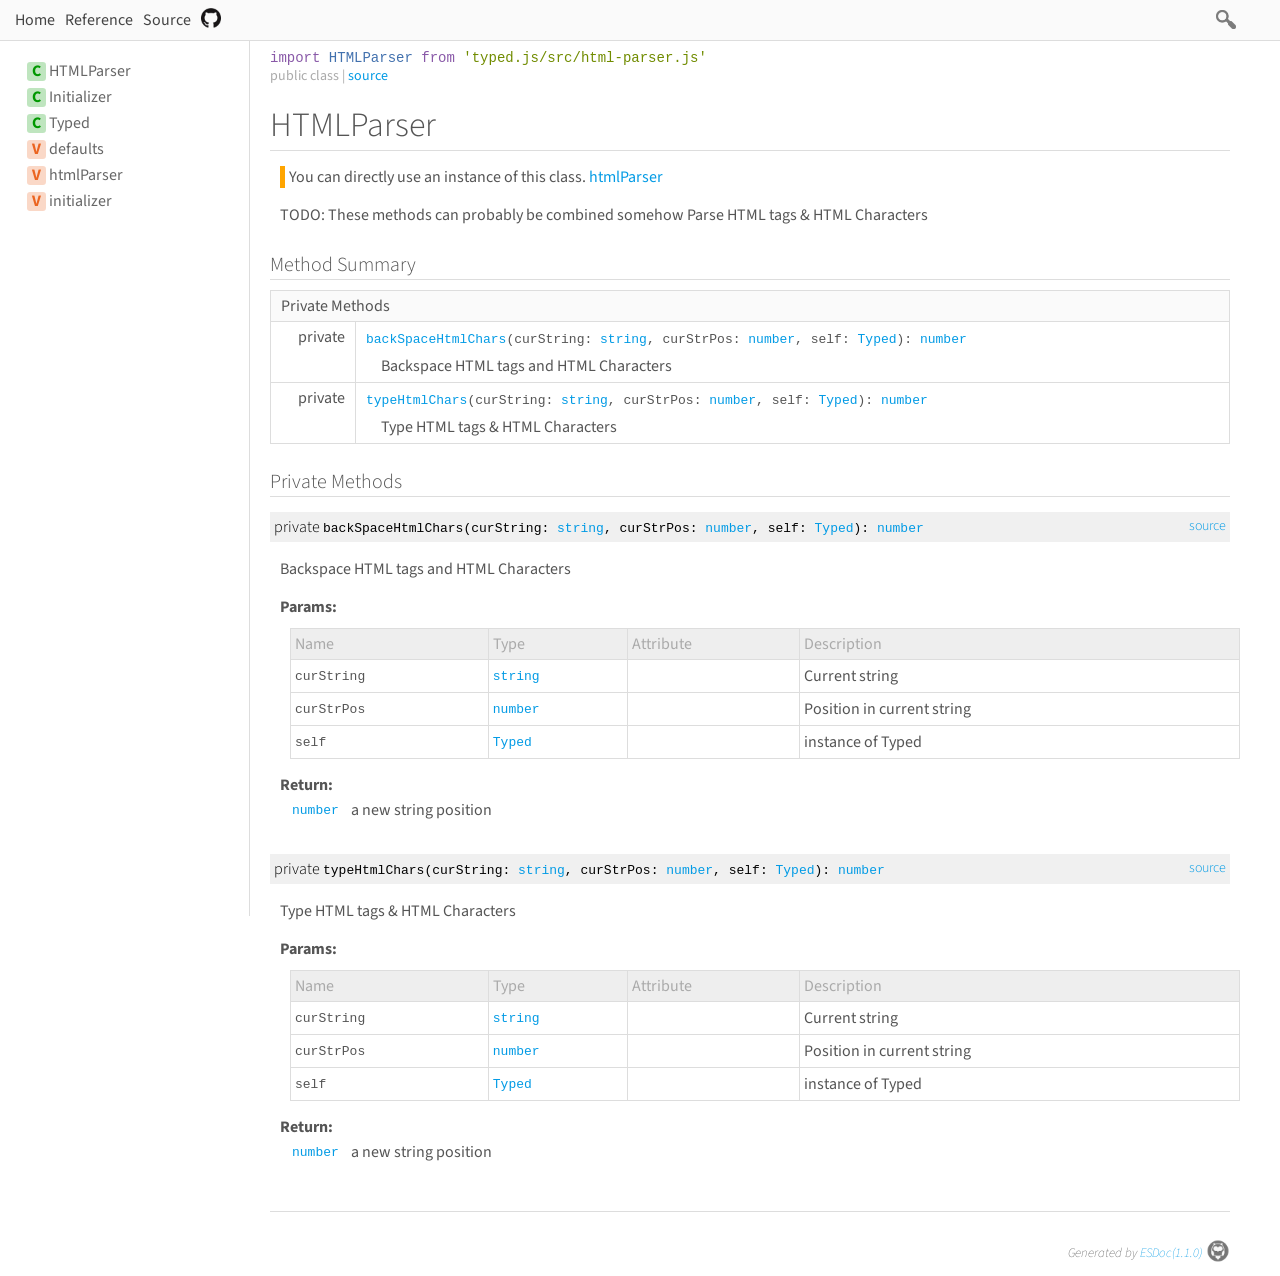
<file: mattboldt-typed.js-adbd700/docs/class/src/html-parser.js~HTMLParser.html>
<!DOCTYPE html>
<html>
<head>
  <meta charset="utf-8">
  <base data-ice="baseUrl" href="../../">
  <title data-ice="title">HTMLParser | typed.js</title>
  <link type="text/css" rel="stylesheet" href="css/style.css">
  <link type="text/css" rel="stylesheet" href="css/prettify-tomorrow.css">
  <script src="script/prettify/prettify.js"></script>
  <script src="script/manual.js"></script>
<meta name="description" content="A JavaScript Typing Animation Library"><meta property="twitter:card" content="summary"><meta property="twitter:title" content="typed.js"><meta property="twitter:description" content="A JavaScript Typing Animation Library"></head>
<body class="layout-container" data-ice="rootContainer">

<header>
  <a href="./">Home</a>
  
  <a href="identifiers.html">Reference</a>
  <a href="source.html">Source</a>
  
  <div class="search-box">
  <span>
    <img src="./image/search.png">
    <span class="search-input-edge"></span><input class="search-input"><span class="search-input-edge"></span>
  </span>
    <ul class="search-result"></ul>
  </div>
<a style="position:relative; top:3px;" href="https://github.com/mattboldt/typed.js"><img width="20px" src="./image/github.png"></a></header>

<nav class="navigation" data-ice="nav"><div>
  <ul>
    
  <li data-ice="doc"><span data-ice="kind" class="kind-class">C</span><span data-ice="name"><span><a href="class/src/html-parser.js~HTMLParser.html">HTMLParser</a></span></span></li>
<li data-ice="doc"><span data-ice="kind" class="kind-class">C</span><span data-ice="name"><span><a href="class/src/initializer.js~Initializer.html">Initializer</a></span></span></li>
<li data-ice="doc"><span data-ice="kind" class="kind-class">C</span><span data-ice="name"><span><a href="class/src/typed.js~Typed.html">Typed</a></span></span></li>
<li data-ice="doc"><span data-ice="kind" class="kind-variable">V</span><span data-ice="name"><span><a href="variable/index.html#static-variable-defaults">defaults</a></span></span></li>
<li data-ice="doc"><span data-ice="kind" class="kind-variable">V</span><span data-ice="name"><span><a href="variable/index.html#static-variable-htmlParser">htmlParser</a></span></span></li>
<li data-ice="doc"><span data-ice="kind" class="kind-variable">V</span><span data-ice="name"><span><a href="variable/index.html#static-variable-initializer">initializer</a></span></span></li>
</ul>
</div>
</nav>

<div class="content" data-ice="content"><div class="header-notice">
  <div data-ice="importPath" class="import-path"><pre class="prettyprint"><code data-ice="importPathCode">import HTMLParser from &apos;<span><a href="file/src/html-parser.js.html#lineNumber6">typed.js/src/html-parser.js</a></span>&apos;</code></pre></div>
  <span data-ice="access">public</span>
  <span data-ice="kind">class</span>
  
  
  
  <span data-ice="source">| <span><a href="file/src/html-parser.js.html#lineNumber6">source</a></span></span>
</div>

<div class="self-detail detail">
  <h1 data-ice="name">HTMLParser</h1>

  <div data-ice="instanceDocs" class="instance-docs">
    <span>You can directly use an instance of this class.</span>
    
  <span data-ice="instanceDoc"><span><a href="variable/index.html#static-variable-htmlParser">htmlParser</a></span></span>
</div>

  
  
  
  
  
  
  
  
  

  
  
  <div class="description" data-ice="description"><p>TODO: These methods can probably be combined somehow
Parse HTML tags &amp; HTML Characters</p>
</div>
  

  

  

  

  
</div>





<div data-ice="methodSummary"><h2>Method Summary</h2><table class="summary" data-ice="summary">
  <thead><tr><td data-ice="title" colspan="3">Private Methods</td></tr></thead>
  <tbody>
  
  <tr data-ice="target">
    <td>
      <span class="access" data-ice="access">private</span>
      
      
      
      <span class="override" data-ice="override"></span>
    </td>
    <td>
      <div>
        <p>
          
          
          
          <span class="code" data-ice="name"><span><a href="class/src/html-parser.js~HTMLParser.html#instance-method-backSpaceHtmlChars">backSpaceHtmlChars</a></span></span><span class="code" data-ice="signature">(curString: <span><a href="https://developer.mozilla.org/en-US/docs/Web/JavaScript/Reference/Global_Objects/String">string</a></span>, curStrPos: <span><a href="https://developer.mozilla.org/en-US/docs/Web/JavaScript/Reference/Global_Objects/Number">number</a></span>, self: <span><a href="class/src/typed.js~Typed.html">Typed</a></span>): <span><a href="https://developer.mozilla.org/en-US/docs/Web/JavaScript/Reference/Global_Objects/Number">number</a></span></span>
        </p>
      </div>
      <div>
        
        
        <div data-ice="description"><p>Backspace HTML tags and HTML Characters</p>
</div>
      </div>
    </td>
    <td>
      
      
    </td>
  </tr>
<tr data-ice="target">
    <td>
      <span class="access" data-ice="access">private</span>
      
      
      
      <span class="override" data-ice="override"></span>
    </td>
    <td>
      <div>
        <p>
          
          
          
          <span class="code" data-ice="name"><span><a href="class/src/html-parser.js~HTMLParser.html#instance-method-typeHtmlChars">typeHtmlChars</a></span></span><span class="code" data-ice="signature">(curString: <span><a href="https://developer.mozilla.org/en-US/docs/Web/JavaScript/Reference/Global_Objects/String">string</a></span>, curStrPos: <span><a href="https://developer.mozilla.org/en-US/docs/Web/JavaScript/Reference/Global_Objects/Number">number</a></span>, self: <span><a href="class/src/typed.js~Typed.html">Typed</a></span>): <span><a href="https://developer.mozilla.org/en-US/docs/Web/JavaScript/Reference/Global_Objects/Number">number</a></span></span>
        </p>
      </div>
      <div>
        
        
        <div data-ice="description"><p>Type HTML tags &amp; HTML Characters</p>
</div>
      </div>
    </td>
    <td>
      
      
    </td>
  </tr>
</tbody>
</table>
</div>







<div data-ice="methodDetails"><h2 data-ice="title">Private Methods</h2>

<div class="detail" data-ice="detail">
  <h3 data-ice="anchor" id="instance-method-backSpaceHtmlChars">
    <span class="access" data-ice="access">private</span>
    
    
    
    
    
    <span class="code" data-ice="name">backSpaceHtmlChars</span><span class="code" data-ice="signature">(curString: <span><a href="https://developer.mozilla.org/en-US/docs/Web/JavaScript/Reference/Global_Objects/String">string</a></span>, curStrPos: <span><a href="https://developer.mozilla.org/en-US/docs/Web/JavaScript/Reference/Global_Objects/Number">number</a></span>, self: <span><a href="class/src/typed.js~Typed.html">Typed</a></span>): <span><a href="https://developer.mozilla.org/en-US/docs/Web/JavaScript/Reference/Global_Objects/Number">number</a></span></span>
    <span class="right-info">
      
      
      <span data-ice="source"><span><a href="file/src/html-parser.js.html#lineNumber45">source</a></span></span>
    </span>
  </h3>

  
  
  
  <div data-ice="description"><p>Backspace HTML tags and HTML Characters</p>
</div>

  

  <div data-ice="properties"><div data-ice="properties">
  <h4 data-ice="title">Params:</h4>
  <table class="params">
    <thead>
    <tr><td>Name</td><td>Type</td><td>Attribute</td><td>Description</td></tr>
    </thead>
    <tbody>
    
    <tr data-ice="property" data-depth="0">
      <td data-ice="name" class="code" data-depth="0">curString</td>
      <td data-ice="type" class="code"><span><a href="https://developer.mozilla.org/en-US/docs/Web/JavaScript/Reference/Global_Objects/String">string</a></span></td>
      <td data-ice="appendix"></td>
      <td data-ice="description"><p>Current string</p>
</td>
    </tr>
<tr data-ice="property" data-depth="0">
      <td data-ice="name" class="code" data-depth="0">curStrPos</td>
      <td data-ice="type" class="code"><span><a href="https://developer.mozilla.org/en-US/docs/Web/JavaScript/Reference/Global_Objects/Number">number</a></span></td>
      <td data-ice="appendix"></td>
      <td data-ice="description"><p>Position in current string</p>
</td>
    </tr>
<tr data-ice="property" data-depth="0">
      <td data-ice="name" class="code" data-depth="0">self</td>
      <td data-ice="type" class="code"><span><a href="class/src/typed.js~Typed.html">Typed</a></span></td>
      <td data-ice="appendix"></td>
      <td data-ice="description"><p>instance of Typed</p>
</td>
    </tr>
</tbody>
  </table>
</div>
</div>

  <div class="return-params" data-ice="returnParams">
    <h4>Return:</h4>
    <table>
      <tbody>
        <tr>
          <td class="return-type code" data-ice="returnType"><span><a href="https://developer.mozilla.org/en-US/docs/Web/JavaScript/Reference/Global_Objects/Number">number</a></span></td>
          <td class="return-desc" data-ice="returnDescription"><p>a new string position</p>
</td>
        </tr>
      </tbody>
    </table>
    <div data-ice="returnProperties">
</div>
  </div>

  

  

  

  

  

  

  
  
</div>
<div class="detail" data-ice="detail">
  <h3 data-ice="anchor" id="instance-method-typeHtmlChars">
    <span class="access" data-ice="access">private</span>
    
    
    
    
    
    <span class="code" data-ice="name">typeHtmlChars</span><span class="code" data-ice="signature">(curString: <span><a href="https://developer.mozilla.org/en-US/docs/Web/JavaScript/Reference/Global_Objects/String">string</a></span>, curStrPos: <span><a href="https://developer.mozilla.org/en-US/docs/Web/JavaScript/Reference/Global_Objects/Number">number</a></span>, self: <span><a href="class/src/typed.js~Typed.html">Typed</a></span>): <span><a href="https://developer.mozilla.org/en-US/docs/Web/JavaScript/Reference/Global_Objects/Number">number</a></span></span>
    <span class="right-info">
      
      
      <span data-ice="source"><span><a href="file/src/html-parser.js.html#lineNumber16">source</a></span></span>
    </span>
  </h3>

  
  
  
  <div data-ice="description"><p>Type HTML tags &amp; HTML Characters</p>
</div>

  

  <div data-ice="properties"><div data-ice="properties">
  <h4 data-ice="title">Params:</h4>
  <table class="params">
    <thead>
    <tr><td>Name</td><td>Type</td><td>Attribute</td><td>Description</td></tr>
    </thead>
    <tbody>
    
    <tr data-ice="property" data-depth="0">
      <td data-ice="name" class="code" data-depth="0">curString</td>
      <td data-ice="type" class="code"><span><a href="https://developer.mozilla.org/en-US/docs/Web/JavaScript/Reference/Global_Objects/String">string</a></span></td>
      <td data-ice="appendix"></td>
      <td data-ice="description"><p>Current string</p>
</td>
    </tr>
<tr data-ice="property" data-depth="0">
      <td data-ice="name" class="code" data-depth="0">curStrPos</td>
      <td data-ice="type" class="code"><span><a href="https://developer.mozilla.org/en-US/docs/Web/JavaScript/Reference/Global_Objects/Number">number</a></span></td>
      <td data-ice="appendix"></td>
      <td data-ice="description"><p>Position in current string</p>
</td>
    </tr>
<tr data-ice="property" data-depth="0">
      <td data-ice="name" class="code" data-depth="0">self</td>
      <td data-ice="type" class="code"><span><a href="class/src/typed.js~Typed.html">Typed</a></span></td>
      <td data-ice="appendix"></td>
      <td data-ice="description"><p>instance of Typed</p>
</td>
    </tr>
</tbody>
  </table>
</div>
</div>

  <div class="return-params" data-ice="returnParams">
    <h4>Return:</h4>
    <table>
      <tbody>
        <tr>
          <td class="return-type code" data-ice="returnType"><span><a href="https://developer.mozilla.org/en-US/docs/Web/JavaScript/Reference/Global_Objects/Number">number</a></span></td>
          <td class="return-desc" data-ice="returnDescription"><p>a new string position</p>
</td>
        </tr>
      </tbody>
    </table>
    <div data-ice="returnProperties">
</div>
  </div>

  

  

  

  

  

  

  
  
</div>
</div>
</div>

<footer class="footer">
  Generated by <a href="https://esdoc.org">ESDoc<span data-ice="esdocVersion">(1.1.0)</span><img src="./image/esdoc-logo-mini-black.png"></a>
</footer>

<script src="script/search_index.js"></script>
<script src="script/search.js"></script>
<script src="script/pretty-print.js"></script>
<script src="script/inherited-summary.js"></script>
<script src="script/test-summary.js"></script>
<script src="script/inner-link.js"></script>
<script src="script/patch-for-local.js"></script>
</body>
</html>
</file>
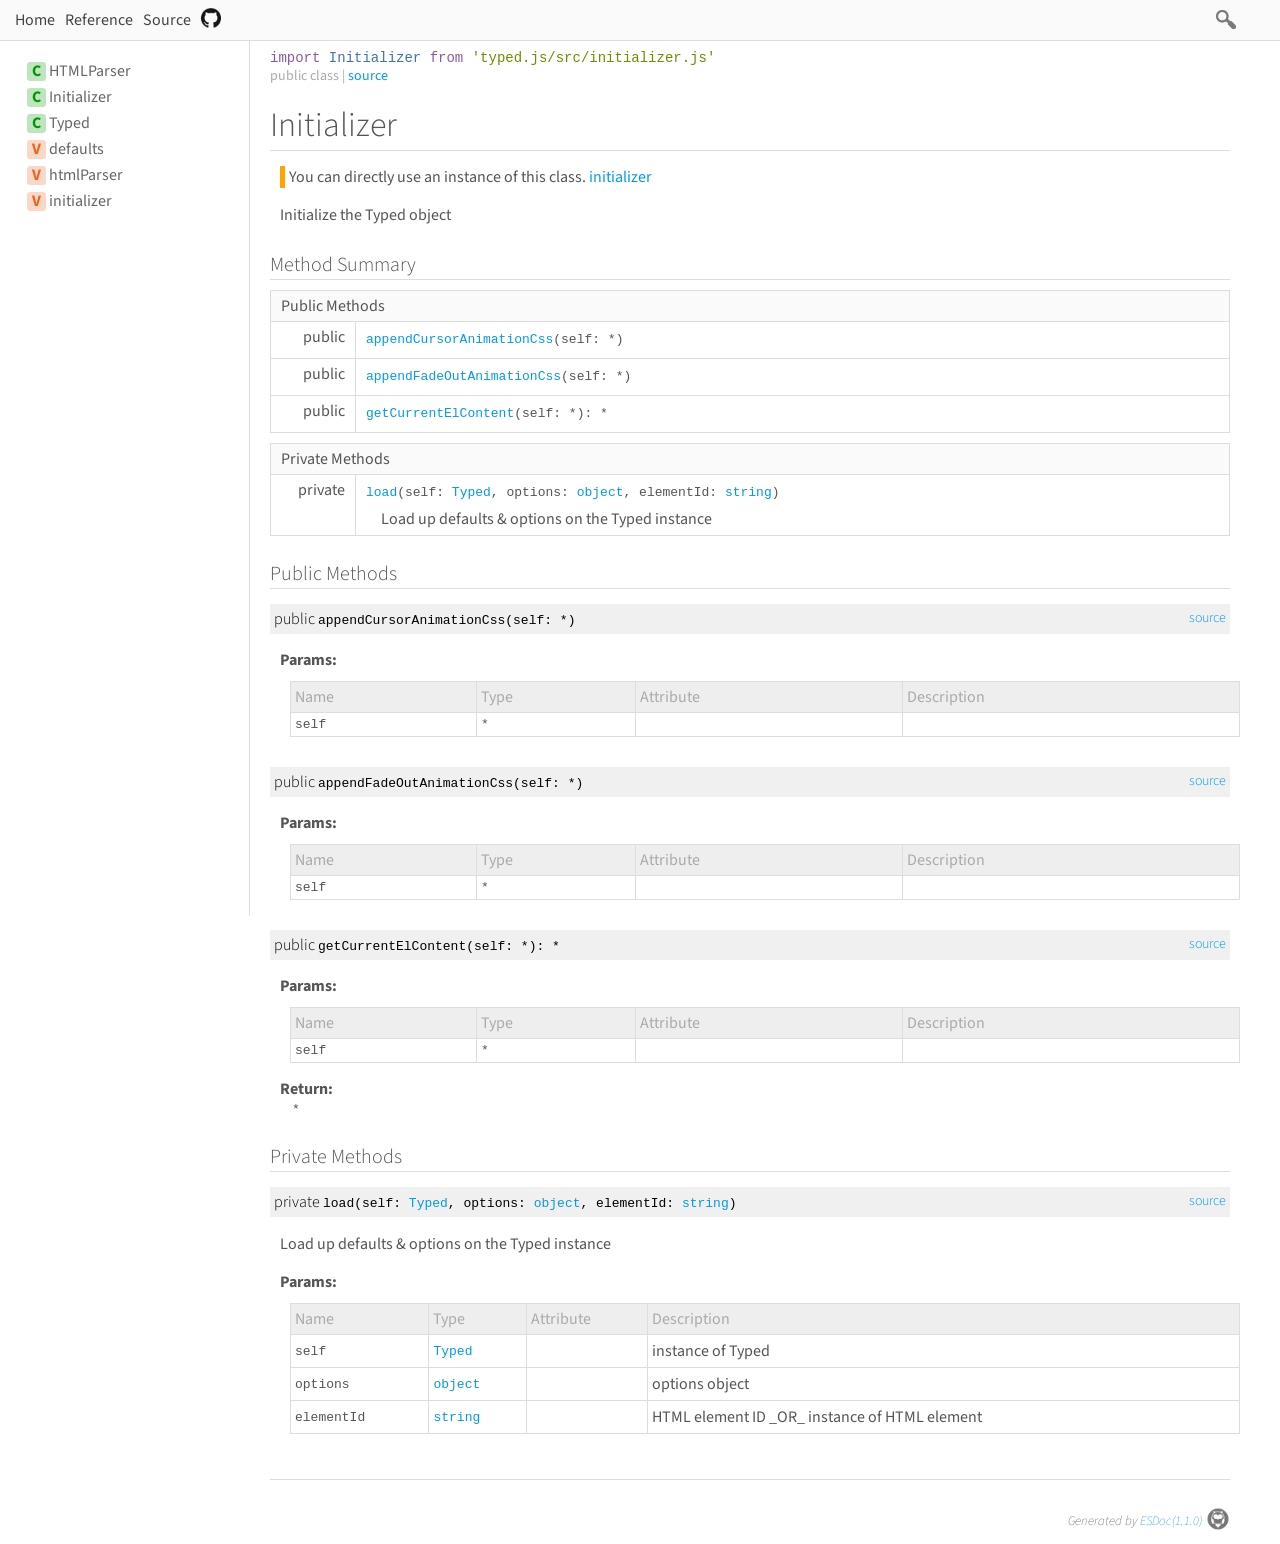
<file: mattboldt-typed.js-adbd700/docs/class/src/initializer.js~Initializer.html>
<!DOCTYPE html>
<html>
<head>
  <meta charset="utf-8">
  <base data-ice="baseUrl" href="../../">
  <title data-ice="title">Initializer | typed.js</title>
  <link type="text/css" rel="stylesheet" href="css/style.css">
  <link type="text/css" rel="stylesheet" href="css/prettify-tomorrow.css">
  <script src="script/prettify/prettify.js"></script>
  <script src="script/manual.js"></script>
<meta name="description" content="A JavaScript Typing Animation Library"><meta property="twitter:card" content="summary"><meta property="twitter:title" content="typed.js"><meta property="twitter:description" content="A JavaScript Typing Animation Library"></head>
<body class="layout-container" data-ice="rootContainer">

<header>
  <a href="./">Home</a>
  
  <a href="identifiers.html">Reference</a>
  <a href="source.html">Source</a>
  
  <div class="search-box">
  <span>
    <img src="./image/search.png">
    <span class="search-input-edge"></span><input class="search-input"><span class="search-input-edge"></span>
  </span>
    <ul class="search-result"></ul>
  </div>
<a style="position:relative; top:3px;" href="https://github.com/mattboldt/typed.js"><img width="20px" src="./image/github.png"></a></header>

<nav class="navigation" data-ice="nav"><div>
  <ul>
    
  <li data-ice="doc"><span data-ice="kind" class="kind-class">C</span><span data-ice="name"><span><a href="class/src/html-parser.js~HTMLParser.html">HTMLParser</a></span></span></li>
<li data-ice="doc"><span data-ice="kind" class="kind-class">C</span><span data-ice="name"><span><a href="class/src/initializer.js~Initializer.html">Initializer</a></span></span></li>
<li data-ice="doc"><span data-ice="kind" class="kind-class">C</span><span data-ice="name"><span><a href="class/src/typed.js~Typed.html">Typed</a></span></span></li>
<li data-ice="doc"><span data-ice="kind" class="kind-variable">V</span><span data-ice="name"><span><a href="variable/index.html#static-variable-defaults">defaults</a></span></span></li>
<li data-ice="doc"><span data-ice="kind" class="kind-variable">V</span><span data-ice="name"><span><a href="variable/index.html#static-variable-htmlParser">htmlParser</a></span></span></li>
<li data-ice="doc"><span data-ice="kind" class="kind-variable">V</span><span data-ice="name"><span><a href="variable/index.html#static-variable-initializer">initializer</a></span></span></li>
</ul>
</div>
</nav>

<div class="content" data-ice="content"><div class="header-notice">
  <div data-ice="importPath" class="import-path"><pre class="prettyprint"><code data-ice="importPathCode">import Initializer from &apos;<span><a href="file/src/initializer.js.html#lineNumber6">typed.js/src/initializer.js</a></span>&apos;</code></pre></div>
  <span data-ice="access">public</span>
  <span data-ice="kind">class</span>
  
  
  
  <span data-ice="source">| <span><a href="file/src/initializer.js.html#lineNumber6">source</a></span></span>
</div>

<div class="self-detail detail">
  <h1 data-ice="name">Initializer</h1>

  <div data-ice="instanceDocs" class="instance-docs">
    <span>You can directly use an instance of this class.</span>
    
  <span data-ice="instanceDoc"><span><a href="variable/index.html#static-variable-initializer">initializer</a></span></span>
</div>

  
  
  
  
  
  
  
  
  

  
  
  <div class="description" data-ice="description"><p>Initialize the Typed object</p>
</div>
  

  

  

  

  
</div>





<div data-ice="methodSummary"><h2>Method Summary</h2><table class="summary" data-ice="summary">
  <thead><tr><td data-ice="title" colspan="3">Public Methods</td></tr></thead>
  <tbody>
  
  <tr data-ice="target">
    <td>
      <span class="access" data-ice="access">public</span>
      
      
      
      <span class="override" data-ice="override"></span>
    </td>
    <td>
      <div>
        <p>
          
          
          
          <span class="code" data-ice="name"><span><a href="class/src/initializer.js~Initializer.html#instance-method-appendCursorAnimationCss">appendCursorAnimationCss</a></span></span><span class="code" data-ice="signature">(self: <span>*</span>)</span>
        </p>
      </div>
      <div>
        
        
        
      </div>
    </td>
    <td>
      
      
    </td>
  </tr>
<tr data-ice="target">
    <td>
      <span class="access" data-ice="access">public</span>
      
      
      
      <span class="override" data-ice="override"></span>
    </td>
    <td>
      <div>
        <p>
          
          
          
          <span class="code" data-ice="name"><span><a href="class/src/initializer.js~Initializer.html#instance-method-appendFadeOutAnimationCss">appendFadeOutAnimationCss</a></span></span><span class="code" data-ice="signature">(self: <span>*</span>)</span>
        </p>
      </div>
      <div>
        
        
        
      </div>
    </td>
    <td>
      
      
    </td>
  </tr>
<tr data-ice="target">
    <td>
      <span class="access" data-ice="access">public</span>
      
      
      
      <span class="override" data-ice="override"></span>
    </td>
    <td>
      <div>
        <p>
          
          
          
          <span class="code" data-ice="name"><span><a href="class/src/initializer.js~Initializer.html#instance-method-getCurrentElContent">getCurrentElContent</a></span></span><span class="code" data-ice="signature">(self: <span>*</span>): <span>*</span></span>
        </p>
      </div>
      <div>
        
        
        
      </div>
    </td>
    <td>
      
      
    </td>
  </tr>
</tbody>
</table>
<table class="summary" data-ice="summary">
  <thead><tr><td data-ice="title" colspan="3">Private Methods</td></tr></thead>
  <tbody>
  
  <tr data-ice="target">
    <td>
      <span class="access" data-ice="access">private</span>
      
      
      
      <span class="override" data-ice="override"></span>
    </td>
    <td>
      <div>
        <p>
          
          
          
          <span class="code" data-ice="name"><span><a href="class/src/initializer.js~Initializer.html#instance-method-load">load</a></span></span><span class="code" data-ice="signature">(self: <span><a href="class/src/typed.js~Typed.html">Typed</a></span>, options: <span><a href="https://developer.mozilla.org/en-US/docs/Web/JavaScript/Reference/Global_Objects/Object">object</a></span>, elementId: <span><a href="https://developer.mozilla.org/en-US/docs/Web/JavaScript/Reference/Global_Objects/String">string</a></span>)</span>
        </p>
      </div>
      <div>
        
        
        <div data-ice="description"><p>Load up defaults &amp; options on the Typed instance</p>
</div>
      </div>
    </td>
    <td>
      
      
    </td>
  </tr>
</tbody>
</table>
</div>







<div data-ice="methodDetails"><h2 data-ice="title">Public Methods</h2>

<div class="detail" data-ice="detail">
  <h3 data-ice="anchor" id="instance-method-appendCursorAnimationCss">
    <span class="access" data-ice="access">public</span>
    
    
    
    
    
    <span class="code" data-ice="name">appendCursorAnimationCss</span><span class="code" data-ice="signature">(self: <span>*</span>)</span>
    <span class="right-info">
      
      
      <span data-ice="source"><span><a href="file/src/initializer.js.html#lineNumber161">source</a></span></span>
    </span>
  </h3>

  
  
  
  

  

  <div data-ice="properties"><div data-ice="properties">
  <h4 data-ice="title">Params:</h4>
  <table class="params">
    <thead>
    <tr><td>Name</td><td>Type</td><td>Attribute</td><td>Description</td></tr>
    </thead>
    <tbody>
    
    <tr data-ice="property" data-depth="0">
      <td data-ice="name" class="code" data-depth="0">self</td>
      <td data-ice="type" class="code"><span>*</span></td>
      <td data-ice="appendix"></td>
      <td data-ice="description"></td>
    </tr>
</tbody>
  </table>
</div>
</div>

  

  

  

  

  

  

  

  
  
</div>
<div class="detail" data-ice="detail">
  <h3 data-ice="anchor" id="instance-method-appendFadeOutAnimationCss">
    <span class="access" data-ice="access">public</span>
    
    
    
    
    
    <span class="code" data-ice="name">appendFadeOutAnimationCss</span><span class="code" data-ice="signature">(self: <span>*</span>)</span>
    <span class="right-info">
      
      
      <span data-ice="source"><span><a href="file/src/initializer.js.html#lineNumber193">source</a></span></span>
    </span>
  </h3>

  
  
  
  

  

  <div data-ice="properties"><div data-ice="properties">
  <h4 data-ice="title">Params:</h4>
  <table class="params">
    <thead>
    <tr><td>Name</td><td>Type</td><td>Attribute</td><td>Description</td></tr>
    </thead>
    <tbody>
    
    <tr data-ice="property" data-depth="0">
      <td data-ice="name" class="code" data-depth="0">self</td>
      <td data-ice="type" class="code"><span>*</span></td>
      <td data-ice="appendix"></td>
      <td data-ice="description"></td>
    </tr>
</tbody>
  </table>
</div>
</div>

  

  

  

  

  

  

  

  
  
</div>
<div class="detail" data-ice="detail">
  <h3 data-ice="anchor" id="instance-method-getCurrentElContent">
    <span class="access" data-ice="access">public</span>
    
    
    
    
    
    <span class="code" data-ice="name">getCurrentElContent</span><span class="code" data-ice="signature">(self: <span>*</span>): <span>*</span></span>
    <span class="right-info">
      
      
      <span data-ice="source"><span><a href="file/src/initializer.js.html#lineNumber147">source</a></span></span>
    </span>
  </h3>

  
  
  
  

  

  <div data-ice="properties"><div data-ice="properties">
  <h4 data-ice="title">Params:</h4>
  <table class="params">
    <thead>
    <tr><td>Name</td><td>Type</td><td>Attribute</td><td>Description</td></tr>
    </thead>
    <tbody>
    
    <tr data-ice="property" data-depth="0">
      <td data-ice="name" class="code" data-depth="0">self</td>
      <td data-ice="type" class="code"><span>*</span></td>
      <td data-ice="appendix"></td>
      <td data-ice="description"></td>
    </tr>
</tbody>
  </table>
</div>
</div>

  <div class="return-params" data-ice="returnParams">
    <h4>Return:</h4>
    <table>
      <tbody>
        <tr>
          <td class="return-type code" data-ice="returnType"><span>*</span></td>
          
        </tr>
      </tbody>
    </table>
    <div data-ice="returnProperties">
</div>
  </div>

  

  

  

  

  

  

  
  
</div>
<h2 data-ice="title">Private Methods</h2>

<div class="detail" data-ice="detail">
  <h3 data-ice="anchor" id="instance-method-load">
    <span class="access" data-ice="access">private</span>
    
    
    
    
    
    <span class="code" data-ice="name">load</span><span class="code" data-ice="signature">(self: <span><a href="class/src/typed.js~Typed.html">Typed</a></span>, options: <span><a href="https://developer.mozilla.org/en-US/docs/Web/JavaScript/Reference/Global_Objects/Object">object</a></span>, elementId: <span><a href="https://developer.mozilla.org/en-US/docs/Web/JavaScript/Reference/Global_Objects/String">string</a></span>)</span>
    <span class="right-info">
      
      
      <span data-ice="source"><span><a href="file/src/initializer.js.html#lineNumber15">source</a></span></span>
    </span>
  </h3>

  
  
  
  <div data-ice="description"><p>Load up defaults &amp; options on the Typed instance</p>
</div>

  

  <div data-ice="properties"><div data-ice="properties">
  <h4 data-ice="title">Params:</h4>
  <table class="params">
    <thead>
    <tr><td>Name</td><td>Type</td><td>Attribute</td><td>Description</td></tr>
    </thead>
    <tbody>
    
    <tr data-ice="property" data-depth="0">
      <td data-ice="name" class="code" data-depth="0">self</td>
      <td data-ice="type" class="code"><span><a href="class/src/typed.js~Typed.html">Typed</a></span></td>
      <td data-ice="appendix"></td>
      <td data-ice="description"><p>instance of Typed</p>
</td>
    </tr>
<tr data-ice="property" data-depth="0">
      <td data-ice="name" class="code" data-depth="0">options</td>
      <td data-ice="type" class="code"><span><a href="https://developer.mozilla.org/en-US/docs/Web/JavaScript/Reference/Global_Objects/Object">object</a></span></td>
      <td data-ice="appendix"></td>
      <td data-ice="description"><p>options object</p>
</td>
    </tr>
<tr data-ice="property" data-depth="0">
      <td data-ice="name" class="code" data-depth="0">elementId</td>
      <td data-ice="type" class="code"><span><a href="https://developer.mozilla.org/en-US/docs/Web/JavaScript/Reference/Global_Objects/String">string</a></span></td>
      <td data-ice="appendix"></td>
      <td data-ice="description"><p>HTML element ID _OR_ instance of HTML element</p>
</td>
    </tr>
</tbody>
  </table>
</div>
</div>

  

  

  

  

  

  

  

  
  
</div>
</div>
</div>

<footer class="footer">
  Generated by <a href="https://esdoc.org">ESDoc<span data-ice="esdocVersion">(1.1.0)</span><img src="./image/esdoc-logo-mini-black.png"></a>
</footer>

<script src="script/search_index.js"></script>
<script src="script/search.js"></script>
<script src="script/pretty-print.js"></script>
<script src="script/inherited-summary.js"></script>
<script src="script/test-summary.js"></script>
<script src="script/inner-link.js"></script>
<script src="script/patch-for-local.js"></script>
</body>
</html>
</file>
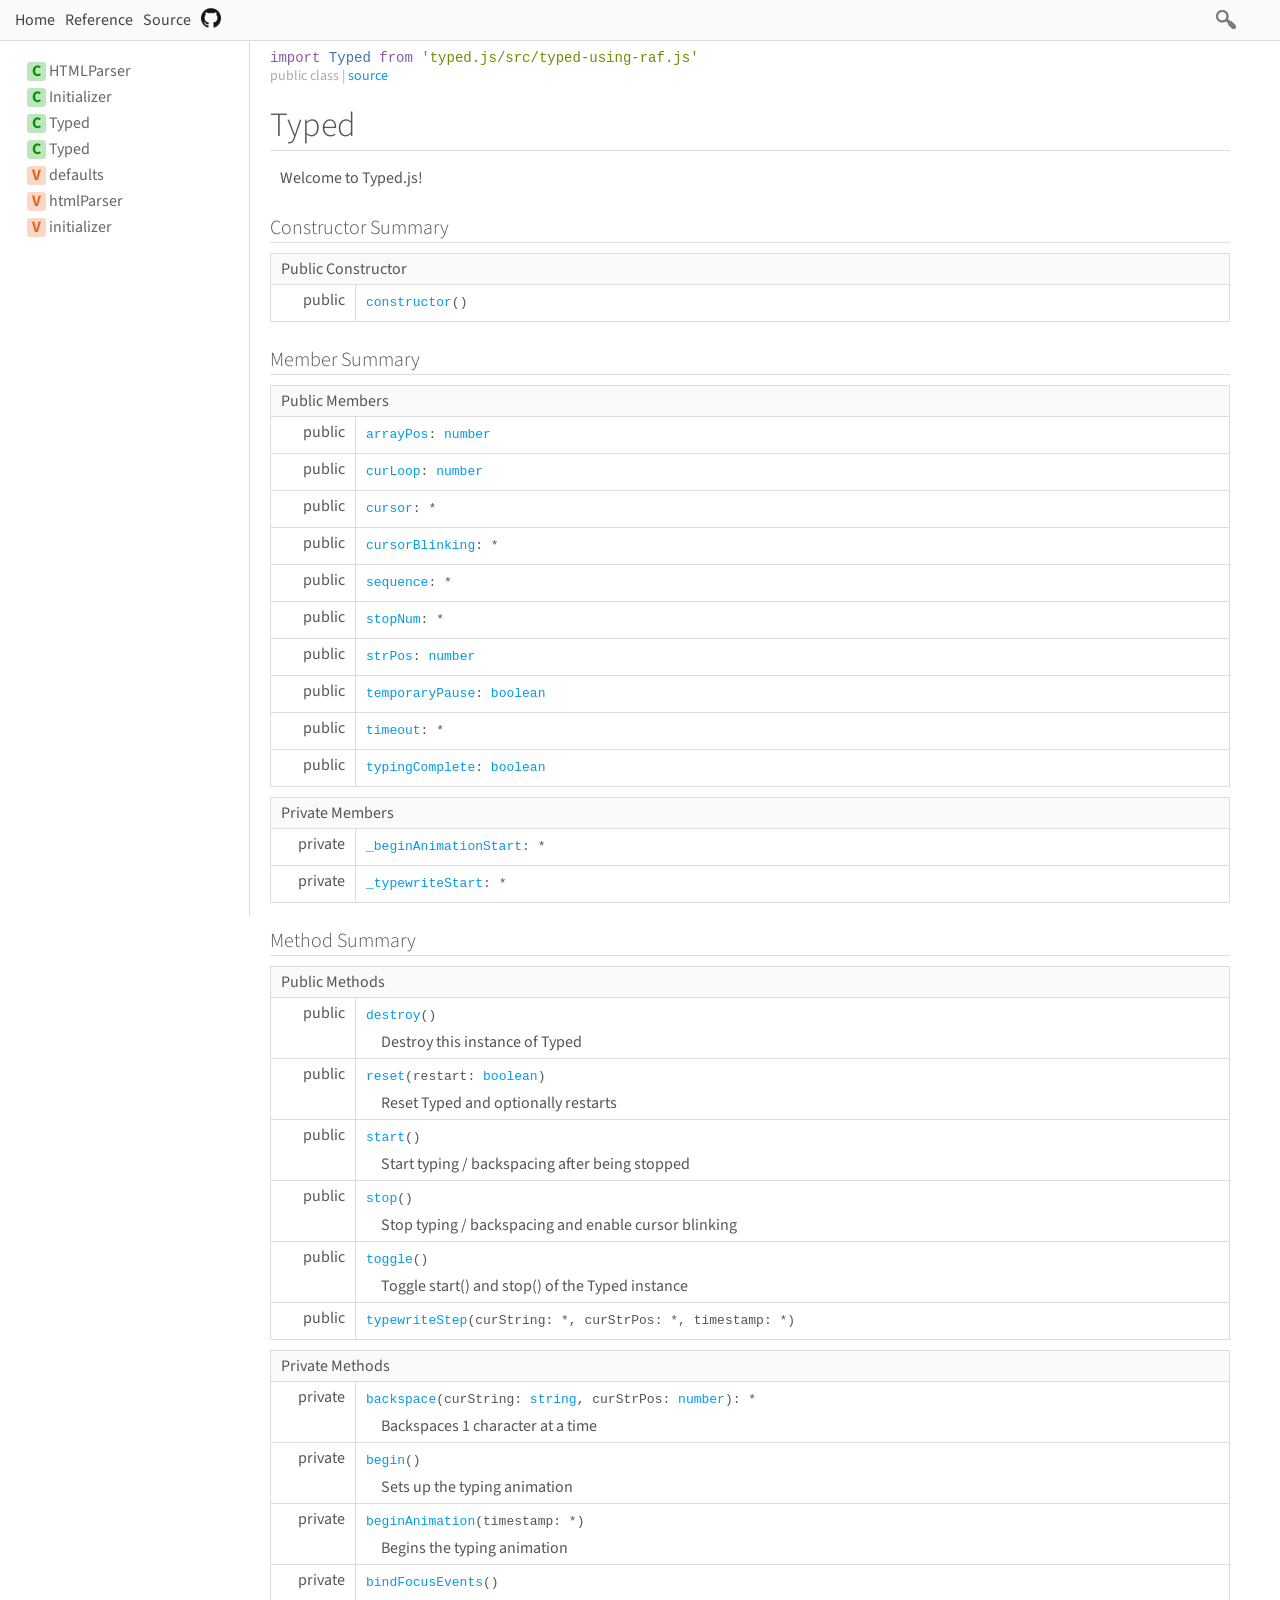
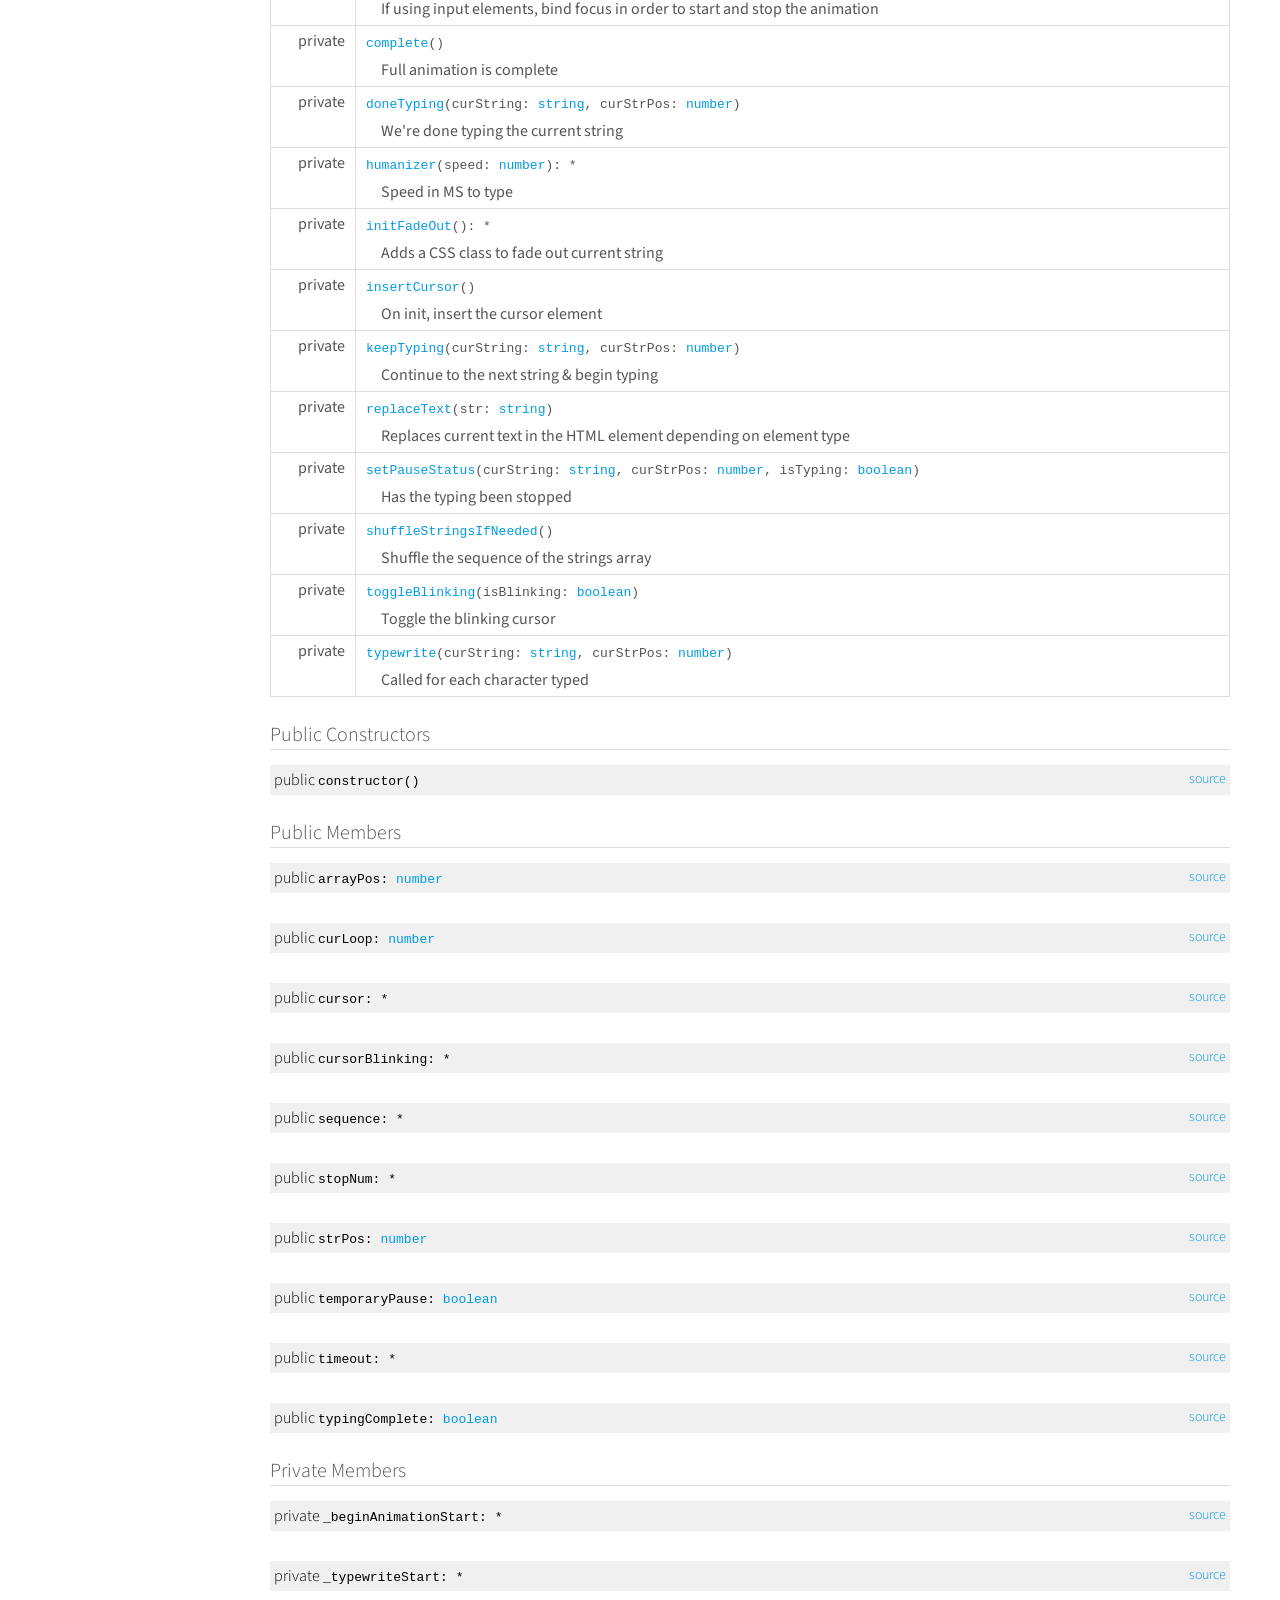
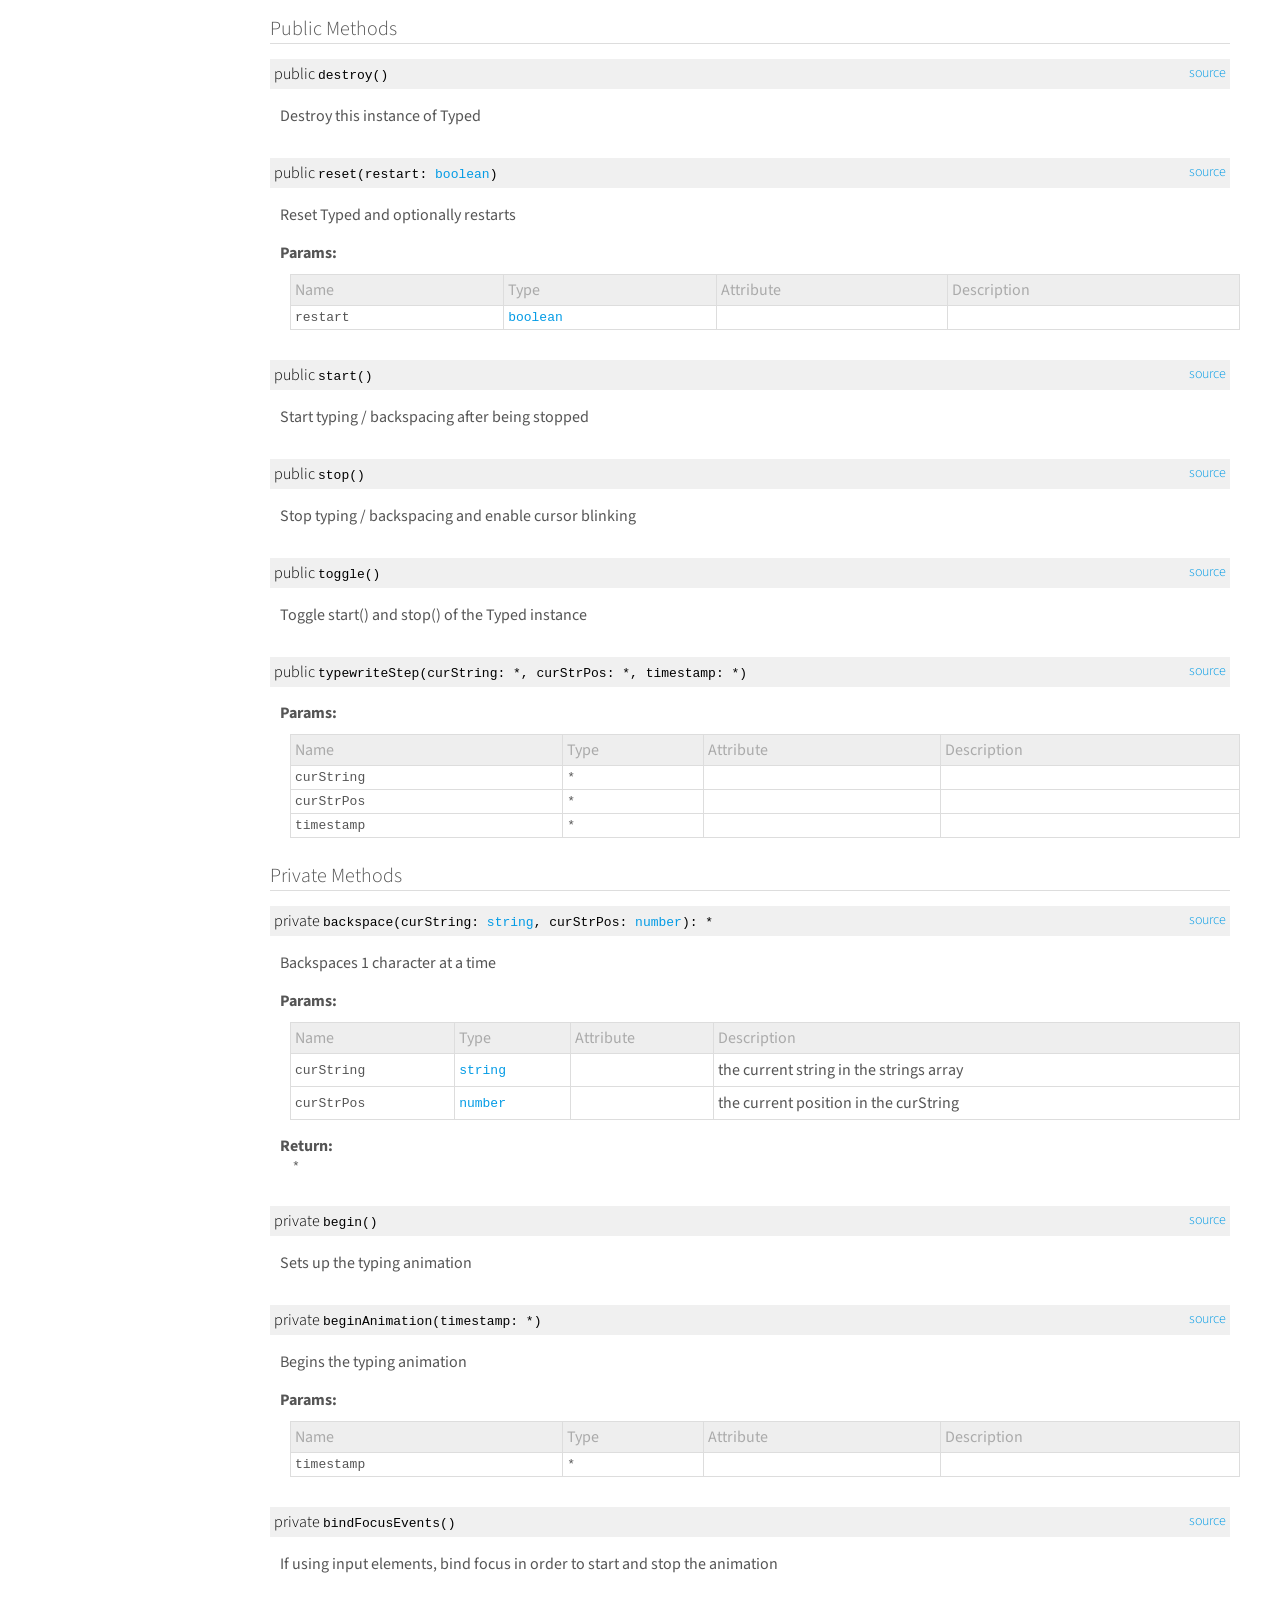
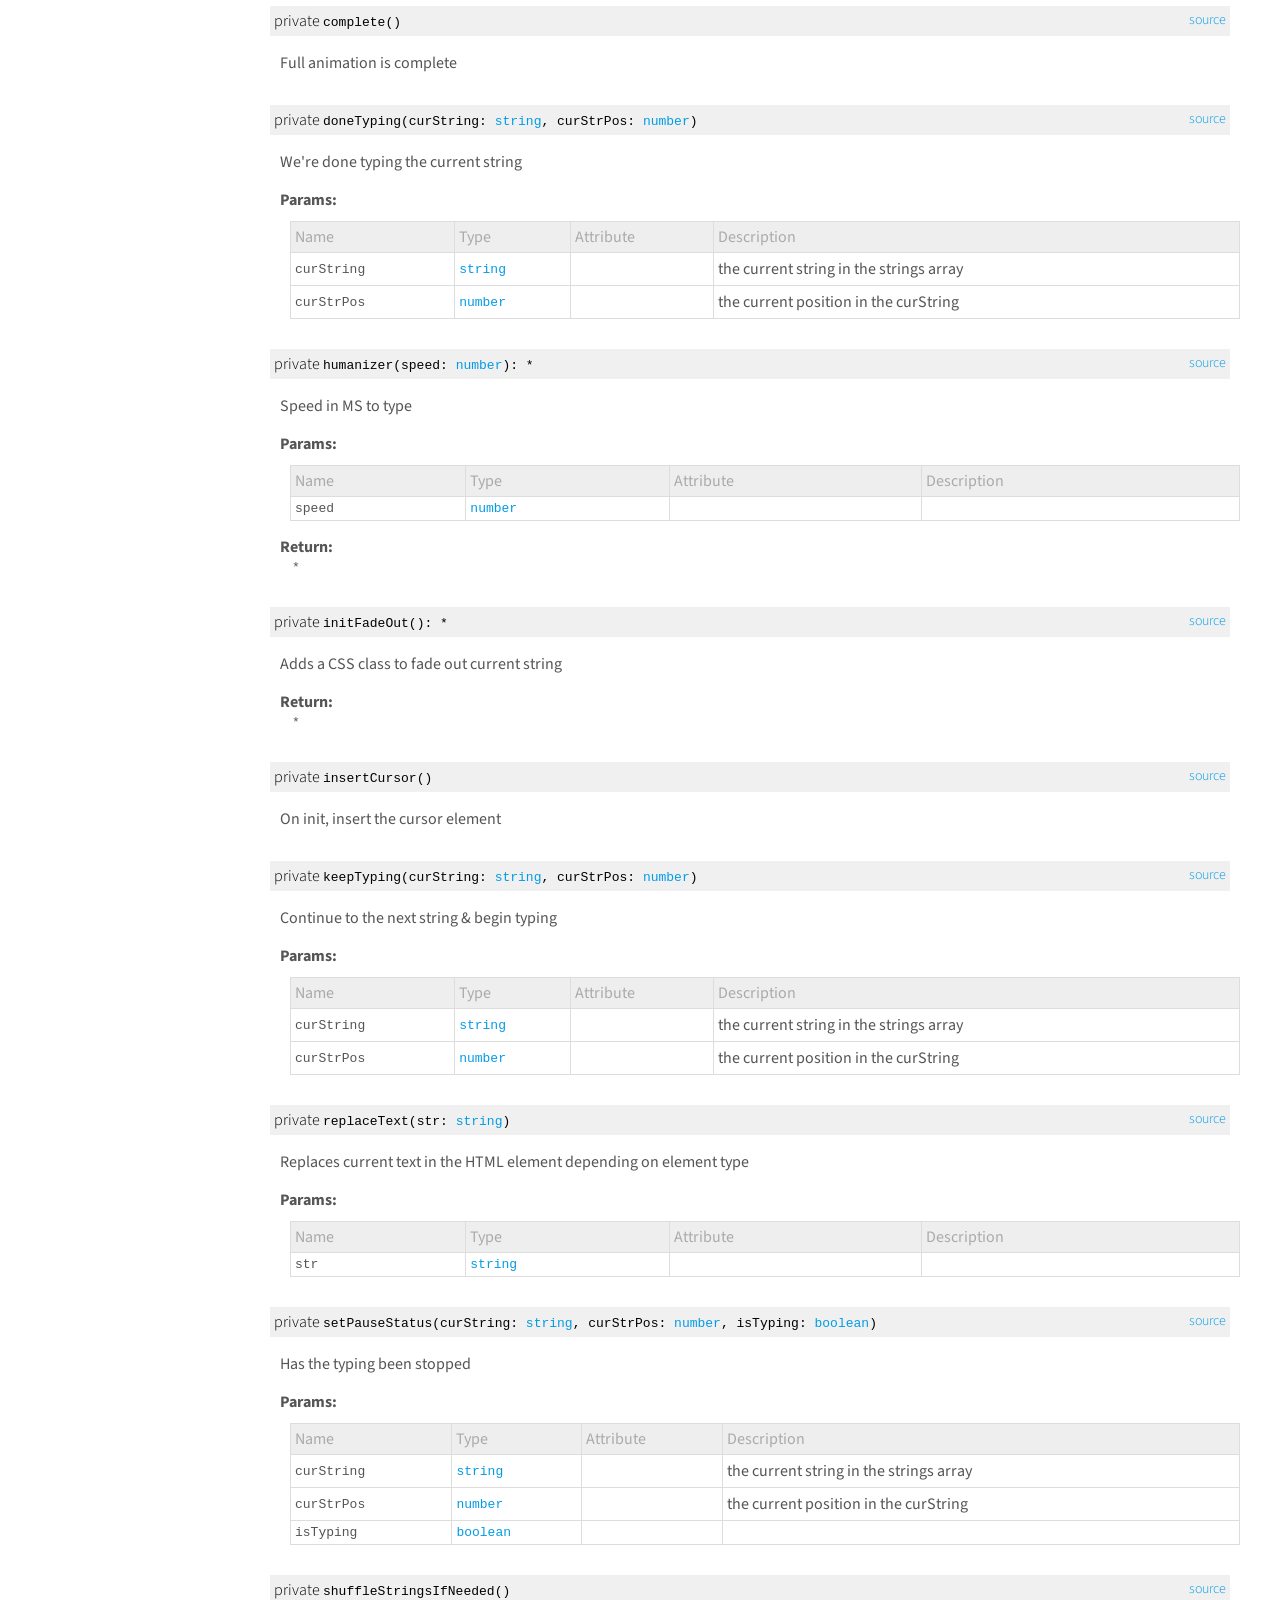
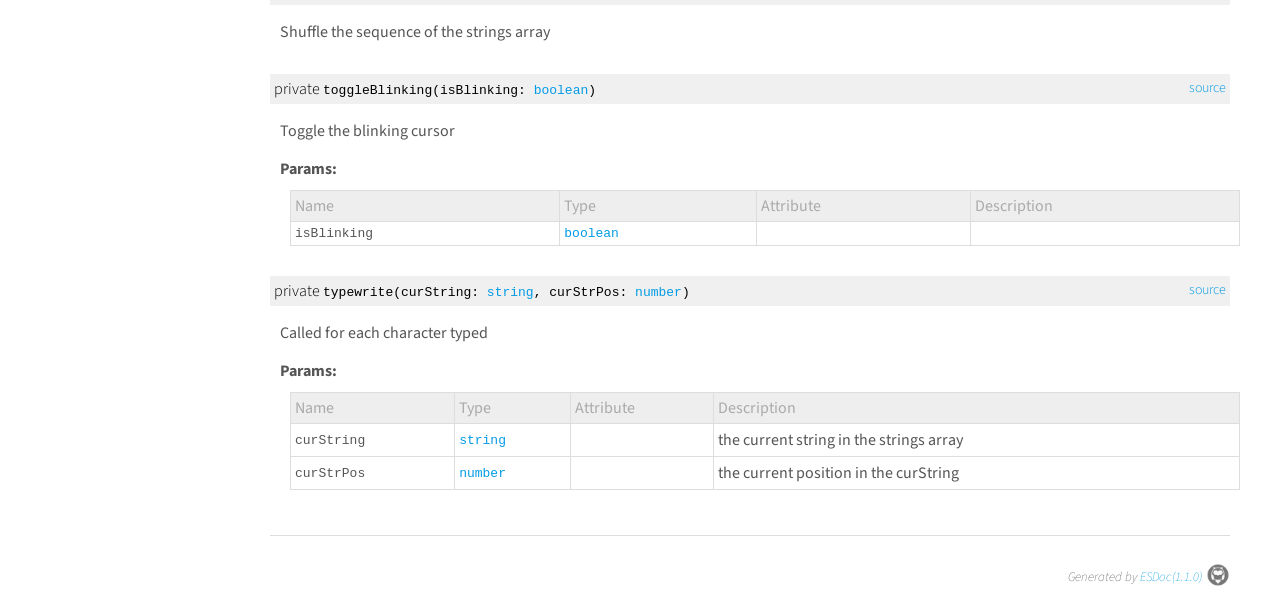
<file: mattboldt-typed.js-adbd700/docs/class/src/typed-using-raf.js~Typed.html>
<!DOCTYPE html>
<html>
<head>
  <meta charset="utf-8">
  <base data-ice="baseUrl" href="../../">
  <title data-ice="title">Typed | typed.js</title>
  <link type="text/css" rel="stylesheet" href="css/style.css">
  <link type="text/css" rel="stylesheet" href="css/prettify-tomorrow.css">
  <script src="script/prettify/prettify.js"></script>
  <script src="script/manual.js"></script>
<meta name="description" content="A JavaScript Typing Animation Library"><meta property="twitter:card" content="summary"><meta property="twitter:title" content="typed.js"><meta property="twitter:description" content="A JavaScript Typing Animation Library"></head>
<body class="layout-container" data-ice="rootContainer">

<header>
  <a href="./">Home</a>
  
  <a href="identifiers.html">Reference</a>
  <a href="source.html">Source</a>
  
  <div class="search-box">
  <span>
    <img src="./image/search.png">
    <span class="search-input-edge"></span><input class="search-input"><span class="search-input-edge"></span>
  </span>
    <ul class="search-result"></ul>
  </div>
<a style="position:relative; top:3px;" href="https://github.com/mattboldt/typed.js"><img width="20px" src="./image/github.png"></a></header>

<nav class="navigation" data-ice="nav"><div>
  <ul>
    
  <li data-ice="doc"><span data-ice="kind" class="kind-class">C</span><span data-ice="name"><span><a href="class/src/html-parser.js~HTMLParser.html">HTMLParser</a></span></span></li>
<li data-ice="doc"><span data-ice="kind" class="kind-class">C</span><span data-ice="name"><span><a href="class/src/initializer.js~Initializer.html">Initializer</a></span></span></li>
<li data-ice="doc"><span data-ice="kind" class="kind-class">C</span><span data-ice="name"><span><a href="class/src/typed-using-raf.js~Typed.html">Typed</a></span></span></li>
<li data-ice="doc"><span data-ice="kind" class="kind-class">C</span><span data-ice="name"><span><a href="class/src/typed.js~Typed.html">Typed</a></span></span></li>
<li data-ice="doc"><span data-ice="kind" class="kind-variable">V</span><span data-ice="name"><span><a href="variable/index.html#static-variable-defaults">defaults</a></span></span></li>
<li data-ice="doc"><span data-ice="kind" class="kind-variable">V</span><span data-ice="name"><span><a href="variable/index.html#static-variable-htmlParser">htmlParser</a></span></span></li>
<li data-ice="doc"><span data-ice="kind" class="kind-variable">V</span><span data-ice="name"><span><a href="variable/index.html#static-variable-initializer">initializer</a></span></span></li>
</ul>
</div>
</nav>

<div class="content" data-ice="content"><div class="header-notice">
  <div data-ice="importPath" class="import-path"><pre class="prettyprint"><code data-ice="importPathCode">import Typed from &apos;<span><a href="file/src/typed-using-raf.js.html#lineNumber11">typed.js/src/typed-using-raf.js</a></span>&apos;</code></pre></div>
  <span data-ice="access">public</span>
  <span data-ice="kind">class</span>
  
  
  
  <span data-ice="source">| <span><a href="file/src/typed-using-raf.js.html#lineNumber11">source</a></span></span>
</div>

<div class="self-detail detail">
  <h1 data-ice="name">Typed</h1>

  

  
  
  
  
  
  
  
  
  

  
  
  <div class="description" data-ice="description"><p>Welcome to Typed.js!</p>
</div>
  

  

  

  

  
</div>



<div data-ice="constructorSummary"><h2>Constructor Summary</h2><table class="summary" data-ice="summary">
  <thead><tr><td data-ice="title" colspan="3">Public Constructor</td></tr></thead>
  <tbody>
  
  <tr data-ice="target">
    <td>
      <span class="access" data-ice="access">public</span>
      
      
      
      <span class="override" data-ice="override"></span>
    </td>
    <td>
      <div>
        <p>
          
          
          
          <span class="code" data-ice="name"><span><a href="class/src/typed-using-raf.js~Typed.html#instance-constructor-constructor">constructor</a></span></span><span class="code" data-ice="signature">()</span>
        </p>
      </div>
      <div>
        
        
        
      </div>
    </td>
    <td>
      
      
    </td>
  </tr>
</tbody>
</table>
</div>
<div data-ice="memberSummary"><h2>Member Summary</h2><table class="summary" data-ice="summary">
  <thead><tr><td data-ice="title" colspan="3">Public Members</td></tr></thead>
  <tbody>
  
  <tr data-ice="target">
    <td>
      <span class="access" data-ice="access">public</span>
      
      
      
      <span class="override" data-ice="override"></span>
    </td>
    <td>
      <div>
        <p>
          
          
          
          <span class="code" data-ice="name"><span><a href="class/src/typed-using-raf.js~Typed.html#instance-member-arrayPos">arrayPos</a></span></span><span class="code" data-ice="signature">: <span><a href="https://developer.mozilla.org/en-US/docs/Web/JavaScript/Reference/Global_Objects/Number">number</a></span></span>
        </p>
      </div>
      <div>
        
        
        
      </div>
    </td>
    <td>
      
      
    </td>
  </tr>
<tr data-ice="target">
    <td>
      <span class="access" data-ice="access">public</span>
      
      
      
      <span class="override" data-ice="override"></span>
    </td>
    <td>
      <div>
        <p>
          
          
          
          <span class="code" data-ice="name"><span><a href="class/src/typed-using-raf.js~Typed.html#instance-member-curLoop">curLoop</a></span></span><span class="code" data-ice="signature">: <span><a href="https://developer.mozilla.org/en-US/docs/Web/JavaScript/Reference/Global_Objects/Number">number</a></span></span>
        </p>
      </div>
      <div>
        
        
        
      </div>
    </td>
    <td>
      
      
    </td>
  </tr>
<tr data-ice="target">
    <td>
      <span class="access" data-ice="access">public</span>
      
      
      
      <span class="override" data-ice="override"></span>
    </td>
    <td>
      <div>
        <p>
          
          
          
          <span class="code" data-ice="name"><span><a href="class/src/typed-using-raf.js~Typed.html#instance-member-cursor">cursor</a></span></span><span class="code" data-ice="signature">: <span>*</span></span>
        </p>
      </div>
      <div>
        
        
        
      </div>
    </td>
    <td>
      
      
    </td>
  </tr>
<tr data-ice="target">
    <td>
      <span class="access" data-ice="access">public</span>
      
      
      
      <span class="override" data-ice="override"></span>
    </td>
    <td>
      <div>
        <p>
          
          
          
          <span class="code" data-ice="name"><span><a href="class/src/typed-using-raf.js~Typed.html#instance-member-cursorBlinking">cursorBlinking</a></span></span><span class="code" data-ice="signature">: <span>*</span></span>
        </p>
      </div>
      <div>
        
        
        
      </div>
    </td>
    <td>
      
      
    </td>
  </tr>
<tr data-ice="target">
    <td>
      <span class="access" data-ice="access">public</span>
      
      
      
      <span class="override" data-ice="override"></span>
    </td>
    <td>
      <div>
        <p>
          
          
          
          <span class="code" data-ice="name"><span><a href="class/src/typed-using-raf.js~Typed.html#instance-member-sequence">sequence</a></span></span><span class="code" data-ice="signature">: <span>*</span></span>
        </p>
      </div>
      <div>
        
        
        
      </div>
    </td>
    <td>
      
      
    </td>
  </tr>
<tr data-ice="target">
    <td>
      <span class="access" data-ice="access">public</span>
      
      
      
      <span class="override" data-ice="override"></span>
    </td>
    <td>
      <div>
        <p>
          
          
          
          <span class="code" data-ice="name"><span><a href="class/src/typed-using-raf.js~Typed.html#instance-member-stopNum">stopNum</a></span></span><span class="code" data-ice="signature">: <span>*</span></span>
        </p>
      </div>
      <div>
        
        
        
      </div>
    </td>
    <td>
      
      
    </td>
  </tr>
<tr data-ice="target">
    <td>
      <span class="access" data-ice="access">public</span>
      
      
      
      <span class="override" data-ice="override"></span>
    </td>
    <td>
      <div>
        <p>
          
          
          
          <span class="code" data-ice="name"><span><a href="class/src/typed-using-raf.js~Typed.html#instance-member-strPos">strPos</a></span></span><span class="code" data-ice="signature">: <span><a href="https://developer.mozilla.org/en-US/docs/Web/JavaScript/Reference/Global_Objects/Number">number</a></span></span>
        </p>
      </div>
      <div>
        
        
        
      </div>
    </td>
    <td>
      
      
    </td>
  </tr>
<tr data-ice="target">
    <td>
      <span class="access" data-ice="access">public</span>
      
      
      
      <span class="override" data-ice="override"></span>
    </td>
    <td>
      <div>
        <p>
          
          
          
          <span class="code" data-ice="name"><span><a href="class/src/typed-using-raf.js~Typed.html#instance-member-temporaryPause">temporaryPause</a></span></span><span class="code" data-ice="signature">: <span><a href="https://developer.mozilla.org/en-US/docs/Web/JavaScript/Reference/Global_Objects/Boolean">boolean</a></span></span>
        </p>
      </div>
      <div>
        
        
        
      </div>
    </td>
    <td>
      
      
    </td>
  </tr>
<tr data-ice="target">
    <td>
      <span class="access" data-ice="access">public</span>
      
      
      
      <span class="override" data-ice="override"></span>
    </td>
    <td>
      <div>
        <p>
          
          
          
          <span class="code" data-ice="name"><span><a href="class/src/typed-using-raf.js~Typed.html#instance-member-timeout">timeout</a></span></span><span class="code" data-ice="signature">: <span>*</span></span>
        </p>
      </div>
      <div>
        
        
        
      </div>
    </td>
    <td>
      
      
    </td>
  </tr>
<tr data-ice="target">
    <td>
      <span class="access" data-ice="access">public</span>
      
      
      
      <span class="override" data-ice="override"></span>
    </td>
    <td>
      <div>
        <p>
          
          
          
          <span class="code" data-ice="name"><span><a href="class/src/typed-using-raf.js~Typed.html#instance-member-typingComplete">typingComplete</a></span></span><span class="code" data-ice="signature">: <span><a href="https://developer.mozilla.org/en-US/docs/Web/JavaScript/Reference/Global_Objects/Boolean">boolean</a></span></span>
        </p>
      </div>
      <div>
        
        
        
      </div>
    </td>
    <td>
      
      
    </td>
  </tr>
</tbody>
</table>
<table class="summary" data-ice="summary">
  <thead><tr><td data-ice="title" colspan="3">Private Members</td></tr></thead>
  <tbody>
  
  <tr data-ice="target">
    <td>
      <span class="access" data-ice="access">private</span>
      
      
      
      <span class="override" data-ice="override"></span>
    </td>
    <td>
      <div>
        <p>
          
          
          
          <span class="code" data-ice="name"><span><a href="class/src/typed-using-raf.js~Typed.html#instance-member-_beginAnimationStart">_beginAnimationStart</a></span></span><span class="code" data-ice="signature">: <span>*</span></span>
        </p>
      </div>
      <div>
        
        
        
      </div>
    </td>
    <td>
      
      
    </td>
  </tr>
<tr data-ice="target">
    <td>
      <span class="access" data-ice="access">private</span>
      
      
      
      <span class="override" data-ice="override"></span>
    </td>
    <td>
      <div>
        <p>
          
          
          
          <span class="code" data-ice="name"><span><a href="class/src/typed-using-raf.js~Typed.html#instance-member-_typewriteStart">_typewriteStart</a></span></span><span class="code" data-ice="signature">: <span>*</span></span>
        </p>
      </div>
      <div>
        
        
        
      </div>
    </td>
    <td>
      
      
    </td>
  </tr>
</tbody>
</table>
</div>
<div data-ice="methodSummary"><h2>Method Summary</h2><table class="summary" data-ice="summary">
  <thead><tr><td data-ice="title" colspan="3">Public Methods</td></tr></thead>
  <tbody>
  
  <tr data-ice="target">
    <td>
      <span class="access" data-ice="access">public</span>
      
      
      
      <span class="override" data-ice="override"></span>
    </td>
    <td>
      <div>
        <p>
          
          
          
          <span class="code" data-ice="name"><span><a href="class/src/typed-using-raf.js~Typed.html#instance-method-destroy">destroy</a></span></span><span class="code" data-ice="signature">()</span>
        </p>
      </div>
      <div>
        
        
        <div data-ice="description"><p>Destroy this instance of Typed</p>
</div>
      </div>
    </td>
    <td>
      
      
    </td>
  </tr>
<tr data-ice="target">
    <td>
      <span class="access" data-ice="access">public</span>
      
      
      
      <span class="override" data-ice="override"></span>
    </td>
    <td>
      <div>
        <p>
          
          
          
          <span class="code" data-ice="name"><span><a href="class/src/typed-using-raf.js~Typed.html#instance-method-reset">reset</a></span></span><span class="code" data-ice="signature">(restart: <span><a href="https://developer.mozilla.org/en-US/docs/Web/JavaScript/Reference/Global_Objects/Boolean">boolean</a></span>)</span>
        </p>
      </div>
      <div>
        
        
        <div data-ice="description"><p>Reset Typed and optionally restarts</p>
</div>
      </div>
    </td>
    <td>
      
      
    </td>
  </tr>
<tr data-ice="target">
    <td>
      <span class="access" data-ice="access">public</span>
      
      
      
      <span class="override" data-ice="override"></span>
    </td>
    <td>
      <div>
        <p>
          
          
          
          <span class="code" data-ice="name"><span><a href="class/src/typed-using-raf.js~Typed.html#instance-method-start">start</a></span></span><span class="code" data-ice="signature">()</span>
        </p>
      </div>
      <div>
        
        
        <div data-ice="description"><p>Start typing / backspacing after being stopped</p>
</div>
      </div>
    </td>
    <td>
      
      
    </td>
  </tr>
<tr data-ice="target">
    <td>
      <span class="access" data-ice="access">public</span>
      
      
      
      <span class="override" data-ice="override"></span>
    </td>
    <td>
      <div>
        <p>
          
          
          
          <span class="code" data-ice="name"><span><a href="class/src/typed-using-raf.js~Typed.html#instance-method-stop">stop</a></span></span><span class="code" data-ice="signature">()</span>
        </p>
      </div>
      <div>
        
        
        <div data-ice="description"><p>Stop typing / backspacing and enable cursor blinking</p>
</div>
      </div>
    </td>
    <td>
      
      
    </td>
  </tr>
<tr data-ice="target">
    <td>
      <span class="access" data-ice="access">public</span>
      
      
      
      <span class="override" data-ice="override"></span>
    </td>
    <td>
      <div>
        <p>
          
          
          
          <span class="code" data-ice="name"><span><a href="class/src/typed-using-raf.js~Typed.html#instance-method-toggle">toggle</a></span></span><span class="code" data-ice="signature">()</span>
        </p>
      </div>
      <div>
        
        
        <div data-ice="description"><p>Toggle start() and stop() of the Typed instance</p>
</div>
      </div>
    </td>
    <td>
      
      
    </td>
  </tr>
<tr data-ice="target">
    <td>
      <span class="access" data-ice="access">public</span>
      
      
      
      <span class="override" data-ice="override"></span>
    </td>
    <td>
      <div>
        <p>
          
          
          
          <span class="code" data-ice="name"><span><a href="class/src/typed-using-raf.js~Typed.html#instance-method-typewriteStep">typewriteStep</a></span></span><span class="code" data-ice="signature">(curString: <span>*</span>, curStrPos: <span>*</span>, timestamp: <span>*</span>)</span>
        </p>
      </div>
      <div>
        
        
        
      </div>
    </td>
    <td>
      
      
    </td>
  </tr>
</tbody>
</table>
<table class="summary" data-ice="summary">
  <thead><tr><td data-ice="title" colspan="3">Private Methods</td></tr></thead>
  <tbody>
  
  <tr data-ice="target">
    <td>
      <span class="access" data-ice="access">private</span>
      
      
      
      <span class="override" data-ice="override"></span>
    </td>
    <td>
      <div>
        <p>
          
          
          
          <span class="code" data-ice="name"><span><a href="class/src/typed-using-raf.js~Typed.html#instance-method-backspace">backspace</a></span></span><span class="code" data-ice="signature">(curString: <span><a href="https://developer.mozilla.org/en-US/docs/Web/JavaScript/Reference/Global_Objects/String">string</a></span>, curStrPos: <span><a href="https://developer.mozilla.org/en-US/docs/Web/JavaScript/Reference/Global_Objects/Number">number</a></span>): <span>*</span></span>
        </p>
      </div>
      <div>
        
        
        <div data-ice="description"><p>Backspaces 1 character at a time</p>
</div>
      </div>
    </td>
    <td>
      
      
    </td>
  </tr>
<tr data-ice="target">
    <td>
      <span class="access" data-ice="access">private</span>
      
      
      
      <span class="override" data-ice="override"></span>
    </td>
    <td>
      <div>
        <p>
          
          
          
          <span class="code" data-ice="name"><span><a href="class/src/typed-using-raf.js~Typed.html#instance-method-begin">begin</a></span></span><span class="code" data-ice="signature">()</span>
        </p>
      </div>
      <div>
        
        
        <div data-ice="description"><p>Sets up the typing animation</p>
</div>
      </div>
    </td>
    <td>
      
      
    </td>
  </tr>
<tr data-ice="target">
    <td>
      <span class="access" data-ice="access">private</span>
      
      
      
      <span class="override" data-ice="override"></span>
    </td>
    <td>
      <div>
        <p>
          
          
          
          <span class="code" data-ice="name"><span><a href="class/src/typed-using-raf.js~Typed.html#instance-method-beginAnimation">beginAnimation</a></span></span><span class="code" data-ice="signature">(timestamp: <span>*</span>)</span>
        </p>
      </div>
      <div>
        
        
        <div data-ice="description"><p>Begins the typing animation</p>
</div>
      </div>
    </td>
    <td>
      
      
    </td>
  </tr>
<tr data-ice="target">
    <td>
      <span class="access" data-ice="access">private</span>
      
      
      
      <span class="override" data-ice="override"></span>
    </td>
    <td>
      <div>
        <p>
          
          
          
          <span class="code" data-ice="name"><span><a href="class/src/typed-using-raf.js~Typed.html#instance-method-bindFocusEvents">bindFocusEvents</a></span></span><span class="code" data-ice="signature">()</span>
        </p>
      </div>
      <div>
        
        
        <div data-ice="description"><p>If using input elements, bind focus in order to
start and stop the animation</p>
</div>
      </div>
    </td>
    <td>
      
      
    </td>
  </tr>
<tr data-ice="target">
    <td>
      <span class="access" data-ice="access">private</span>
      
      
      
      <span class="override" data-ice="override"></span>
    </td>
    <td>
      <div>
        <p>
          
          
          
          <span class="code" data-ice="name"><span><a href="class/src/typed-using-raf.js~Typed.html#instance-method-complete">complete</a></span></span><span class="code" data-ice="signature">()</span>
        </p>
      </div>
      <div>
        
        
        <div data-ice="description"><p>Full animation is complete</p>
</div>
      </div>
    </td>
    <td>
      
      
    </td>
  </tr>
<tr data-ice="target">
    <td>
      <span class="access" data-ice="access">private</span>
      
      
      
      <span class="override" data-ice="override"></span>
    </td>
    <td>
      <div>
        <p>
          
          
          
          <span class="code" data-ice="name"><span><a href="class/src/typed-using-raf.js~Typed.html#instance-method-doneTyping">doneTyping</a></span></span><span class="code" data-ice="signature">(curString: <span><a href="https://developer.mozilla.org/en-US/docs/Web/JavaScript/Reference/Global_Objects/String">string</a></span>, curStrPos: <span><a href="https://developer.mozilla.org/en-US/docs/Web/JavaScript/Reference/Global_Objects/Number">number</a></span>)</span>
        </p>
      </div>
      <div>
        
        
        <div data-ice="description"><p>We&apos;re done typing the current string</p>
</div>
      </div>
    </td>
    <td>
      
      
    </td>
  </tr>
<tr data-ice="target">
    <td>
      <span class="access" data-ice="access">private</span>
      
      
      
      <span class="override" data-ice="override"></span>
    </td>
    <td>
      <div>
        <p>
          
          
          
          <span class="code" data-ice="name"><span><a href="class/src/typed-using-raf.js~Typed.html#instance-method-humanizer">humanizer</a></span></span><span class="code" data-ice="signature">(speed: <span><a href="https://developer.mozilla.org/en-US/docs/Web/JavaScript/Reference/Global_Objects/Number">number</a></span>): <span>*</span></span>
        </p>
      </div>
      <div>
        
        
        <div data-ice="description"><p>Speed in MS to type</p>
</div>
      </div>
    </td>
    <td>
      
      
    </td>
  </tr>
<tr data-ice="target">
    <td>
      <span class="access" data-ice="access">private</span>
      
      
      
      <span class="override" data-ice="override"></span>
    </td>
    <td>
      <div>
        <p>
          
          
          
          <span class="code" data-ice="name"><span><a href="class/src/typed-using-raf.js~Typed.html#instance-method-initFadeOut">initFadeOut</a></span></span><span class="code" data-ice="signature">(): <span>*</span></span>
        </p>
      </div>
      <div>
        
        
        <div data-ice="description"><p>Adds a CSS class to fade out current string</p>
</div>
      </div>
    </td>
    <td>
      
      
    </td>
  </tr>
<tr data-ice="target">
    <td>
      <span class="access" data-ice="access">private</span>
      
      
      
      <span class="override" data-ice="override"></span>
    </td>
    <td>
      <div>
        <p>
          
          
          
          <span class="code" data-ice="name"><span><a href="class/src/typed-using-raf.js~Typed.html#instance-method-insertCursor">insertCursor</a></span></span><span class="code" data-ice="signature">()</span>
        </p>
      </div>
      <div>
        
        
        <div data-ice="description"><p>On init, insert the cursor element</p>
</div>
      </div>
    </td>
    <td>
      
      
    </td>
  </tr>
<tr data-ice="target">
    <td>
      <span class="access" data-ice="access">private</span>
      
      
      
      <span class="override" data-ice="override"></span>
    </td>
    <td>
      <div>
        <p>
          
          
          
          <span class="code" data-ice="name"><span><a href="class/src/typed-using-raf.js~Typed.html#instance-method-keepTyping">keepTyping</a></span></span><span class="code" data-ice="signature">(curString: <span><a href="https://developer.mozilla.org/en-US/docs/Web/JavaScript/Reference/Global_Objects/String">string</a></span>, curStrPos: <span><a href="https://developer.mozilla.org/en-US/docs/Web/JavaScript/Reference/Global_Objects/Number">number</a></span>)</span>
        </p>
      </div>
      <div>
        
        
        <div data-ice="description"><p>Continue to the next string &amp; begin typing</p>
</div>
      </div>
    </td>
    <td>
      
      
    </td>
  </tr>
<tr data-ice="target">
    <td>
      <span class="access" data-ice="access">private</span>
      
      
      
      <span class="override" data-ice="override"></span>
    </td>
    <td>
      <div>
        <p>
          
          
          
          <span class="code" data-ice="name"><span><a href="class/src/typed-using-raf.js~Typed.html#instance-method-replaceText">replaceText</a></span></span><span class="code" data-ice="signature">(str: <span><a href="https://developer.mozilla.org/en-US/docs/Web/JavaScript/Reference/Global_Objects/String">string</a></span>)</span>
        </p>
      </div>
      <div>
        
        
        <div data-ice="description"><p>Replaces current text in the HTML element
depending on element type</p>
</div>
      </div>
    </td>
    <td>
      
      
    </td>
  </tr>
<tr data-ice="target">
    <td>
      <span class="access" data-ice="access">private</span>
      
      
      
      <span class="override" data-ice="override"></span>
    </td>
    <td>
      <div>
        <p>
          
          
          
          <span class="code" data-ice="name"><span><a href="class/src/typed-using-raf.js~Typed.html#instance-method-setPauseStatus">setPauseStatus</a></span></span><span class="code" data-ice="signature">(curString: <span><a href="https://developer.mozilla.org/en-US/docs/Web/JavaScript/Reference/Global_Objects/String">string</a></span>, curStrPos: <span><a href="https://developer.mozilla.org/en-US/docs/Web/JavaScript/Reference/Global_Objects/Number">number</a></span>, isTyping: <span><a href="https://developer.mozilla.org/en-US/docs/Web/JavaScript/Reference/Global_Objects/Boolean">boolean</a></span>)</span>
        </p>
      </div>
      <div>
        
        
        <div data-ice="description"><p>Has the typing been stopped</p>
</div>
      </div>
    </td>
    <td>
      
      
    </td>
  </tr>
<tr data-ice="target">
    <td>
      <span class="access" data-ice="access">private</span>
      
      
      
      <span class="override" data-ice="override"></span>
    </td>
    <td>
      <div>
        <p>
          
          
          
          <span class="code" data-ice="name"><span><a href="class/src/typed-using-raf.js~Typed.html#instance-method-shuffleStringsIfNeeded">shuffleStringsIfNeeded</a></span></span><span class="code" data-ice="signature">()</span>
        </p>
      </div>
      <div>
        
        
        <div data-ice="description"><p>Shuffle the sequence of the strings array</p>
</div>
      </div>
    </td>
    <td>
      
      
    </td>
  </tr>
<tr data-ice="target">
    <td>
      <span class="access" data-ice="access">private</span>
      
      
      
      <span class="override" data-ice="override"></span>
    </td>
    <td>
      <div>
        <p>
          
          
          
          <span class="code" data-ice="name"><span><a href="class/src/typed-using-raf.js~Typed.html#instance-method-toggleBlinking">toggleBlinking</a></span></span><span class="code" data-ice="signature">(isBlinking: <span><a href="https://developer.mozilla.org/en-US/docs/Web/JavaScript/Reference/Global_Objects/Boolean">boolean</a></span>)</span>
        </p>
      </div>
      <div>
        
        
        <div data-ice="description"><p>Toggle the blinking cursor</p>
</div>
      </div>
    </td>
    <td>
      
      
    </td>
  </tr>
<tr data-ice="target">
    <td>
      <span class="access" data-ice="access">private</span>
      
      
      
      <span class="override" data-ice="override"></span>
    </td>
    <td>
      <div>
        <p>
          
          
          
          <span class="code" data-ice="name"><span><a href="class/src/typed-using-raf.js~Typed.html#instance-method-typewrite">typewrite</a></span></span><span class="code" data-ice="signature">(curString: <span><a href="https://developer.mozilla.org/en-US/docs/Web/JavaScript/Reference/Global_Objects/String">string</a></span>, curStrPos: <span><a href="https://developer.mozilla.org/en-US/docs/Web/JavaScript/Reference/Global_Objects/Number">number</a></span>)</span>
        </p>
      </div>
      <div>
        
        
        <div data-ice="description"><p>Called for each character typed</p>
</div>
      </div>
    </td>
    <td>
      
      
    </td>
  </tr>
</tbody>
</table>
</div>





<div data-ice="constructorDetails"><h2 data-ice="title">Public Constructors</h2>

<div class="detail" data-ice="detail">
  <h3 data-ice="anchor" id="instance-constructor-constructor">
    <span class="access" data-ice="access">public</span>
    
    
    
    
    
    <span class="code" data-ice="name">constructor</span><span class="code" data-ice="signature">()</span>
    <span class="right-info">
      
      
      <span data-ice="source"><span><a href="file/src/typed-using-raf.js.html#lineNumber12">source</a></span></span>
    </span>
  </h3>

  
  
  
  

  

  <div data-ice="properties">
</div>

  

  

  

  

  

  

  

  
  
</div>
</div>
<div data-ice="memberDetails"><h2 data-ice="title">Public Members</h2>

<div class="detail" data-ice="detail">
  <h3 data-ice="anchor" id="instance-member-arrayPos">
    <span class="access" data-ice="access">public</span>
    
    
    
    
    
    <span class="code" data-ice="name">arrayPos</span><span class="code" data-ice="signature">: <span><a href="https://developer.mozilla.org/en-US/docs/Web/JavaScript/Reference/Global_Objects/Number">number</a></span></span>
    <span class="right-info">
      
      
      <span data-ice="source"><span><a href="file/src/typed-using-raf.js.html#lineNumber77">source</a></span></span>
    </span>
  </h3>

  
  
  
  

  

  <div data-ice="properties">
</div>

  

  

  

  

  

  

  

  
  
</div>
<div class="detail" data-ice="detail">
  <h3 data-ice="anchor" id="instance-member-curLoop">
    <span class="access" data-ice="access">public</span>
    
    
    
    
    
    <span class="code" data-ice="name">curLoop</span><span class="code" data-ice="signature">: <span><a href="https://developer.mozilla.org/en-US/docs/Web/JavaScript/Reference/Global_Objects/Number">number</a></span></span>
    <span class="right-info">
      
      
      <span data-ice="source"><span><a href="file/src/typed-using-raf.js.html#lineNumber78">source</a></span></span>
    </span>
  </h3>

  
  
  
  

  

  <div data-ice="properties">
</div>

  

  

  

  

  

  

  

  
  
</div>
<div class="detail" data-ice="detail">
  <h3 data-ice="anchor" id="instance-member-cursor">
    <span class="access" data-ice="access">public</span>
    
    
    
    
    
    <span class="code" data-ice="name">cursor</span><span class="code" data-ice="signature">: <span>*</span></span>
    <span class="right-info">
      
      
      <span data-ice="source"><span><a href="file/src/typed-using-raf.js.html#lineNumber74">source</a></span></span>
    </span>
  </h3>

  
  
  
  

  

  <div data-ice="properties">
</div>

  

  

  

  

  

  

  

  
  
</div>
<div class="detail" data-ice="detail">
  <h3 data-ice="anchor" id="instance-member-cursorBlinking">
    <span class="access" data-ice="access">public</span>
    
    
    
    
    
    <span class="code" data-ice="name">cursorBlinking</span><span class="code" data-ice="signature">: <span>*</span></span>
    <span class="right-info">
      
      
      <span data-ice="source"><span><a href="file/src/typed-using-raf.js.html#lineNumber368">source</a></span></span>
    </span>
  </h3>

  
  
  
  

  

  <div data-ice="properties">
</div>

  

  

  

  

  

  

  

  
  
</div>
<div class="detail" data-ice="detail">
  <h3 data-ice="anchor" id="instance-member-sequence">
    <span class="access" data-ice="access">public</span>
    
    
    
    
    
    <span class="code" data-ice="name">sequence</span><span class="code" data-ice="signature">: <span>*</span></span>
    <span class="right-info">
      
      
      <span data-ice="source"><span><a href="file/src/typed-using-raf.js.html#lineNumber391">source</a></span></span>
    </span>
  </h3>

  
  
  
  

  

  <div data-ice="properties">
</div>

  

  

  

  

  

  

  

  
  
</div>
<div class="detail" data-ice="detail">
  <h3 data-ice="anchor" id="instance-member-stopNum">
    <span class="access" data-ice="access">public</span>
    
    
    
    
    
    <span class="code" data-ice="name">stopNum</span><span class="code" data-ice="signature">: <span>*</span></span>
    <span class="right-info">
      
      
      <span data-ice="source"><span><a href="file/src/typed-using-raf.js.html#lineNumber301">source</a></span></span>
    </span>
  </h3>

  
  
  
  

  

  <div data-ice="properties">
</div>

  

  

  

  

  

  

  

  
  
</div>
<div class="detail" data-ice="detail">
  <h3 data-ice="anchor" id="instance-member-strPos">
    <span class="access" data-ice="access">public</span>
    
    
    
    
    
    <span class="code" data-ice="name">strPos</span><span class="code" data-ice="signature">: <span><a href="https://developer.mozilla.org/en-US/docs/Web/JavaScript/Reference/Global_Objects/Number">number</a></span></span>
    <span class="right-info">
      
      
      <span data-ice="source"><span><a href="file/src/typed-using-raf.js.html#lineNumber76">source</a></span></span>
    </span>
  </h3>

  
  
  
  

  

  <div data-ice="properties">
</div>

  

  

  

  

  

  

  

  
  
</div>
<div class="detail" data-ice="detail">
  <h3 data-ice="anchor" id="instance-member-temporaryPause">
    <span class="access" data-ice="access">public</span>
    
    
    
    
    
    <span class="code" data-ice="name">temporaryPause</span><span class="code" data-ice="signature">: <span><a href="https://developer.mozilla.org/en-US/docs/Web/JavaScript/Reference/Global_Objects/Boolean">boolean</a></span></span>
    <span class="right-info">
      
      
      <span data-ice="source"><span><a href="file/src/typed-using-raf.js.html#lineNumber179">source</a></span></span>
    </span>
  </h3>

  
  
  
  

  

  <div data-ice="properties">
</div>

  

  

  

  

  

  

  

  
  
</div>
<div class="detail" data-ice="detail">
  <h3 data-ice="anchor" id="instance-member-timeout">
    <span class="access" data-ice="access">public</span>
    
    
    
    
    
    <span class="code" data-ice="name">timeout</span><span class="code" data-ice="signature">: <span>*</span></span>
    <span class="right-info">
      
      
      <span data-ice="source"><span><a href="file/src/typed-using-raf.js.html#lineNumber208">source</a></span></span>
    </span>
  </h3>

  
  
  
  

  

  <div data-ice="properties">
</div>

  

  

  

  

  

  

  

  
  
</div>
<div class="detail" data-ice="detail">
  <h3 data-ice="anchor" id="instance-member-typingComplete">
    <span class="access" data-ice="access">public</span>
    
    
    
    
    
    <span class="code" data-ice="name">typingComplete</span><span class="code" data-ice="signature">: <span><a href="https://developer.mozilla.org/en-US/docs/Web/JavaScript/Reference/Global_Objects/Boolean">boolean</a></span></span>
    <span class="right-info">
      
      
      <span data-ice="source"><span><a href="file/src/typed-using-raf.js.html#lineNumber92">source</a></span></span>
    </span>
  </h3>

  
  
  
  

  

  <div data-ice="properties">
</div>

  

  

  

  

  

  

  

  
  
</div>
<h2 data-ice="title">Private Members</h2>

<div class="detail" data-ice="detail">
  <h3 data-ice="anchor" id="instance-member-_beginAnimationStart">
    <span class="access" data-ice="access">private</span>
    
    
    
    
    
    <span class="code" data-ice="name">_beginAnimationStart</span><span class="code" data-ice="signature">: <span>*</span></span>
    <span class="right-info">
      
      
      <span data-ice="source"><span><a href="file/src/typed-using-raf.js.html#lineNumber105">source</a></span></span>
    </span>
  </h3>

  
  
  
  

  

  <div data-ice="properties">
</div>

  

  

  

  

  

  

  

  
  
</div>
<div class="detail" data-ice="detail">
  <h3 data-ice="anchor" id="instance-member-_typewriteStart">
    <span class="access" data-ice="access">private</span>
    
    
    
    
    
    <span class="code" data-ice="name">_typewriteStart</span><span class="code" data-ice="signature">: <span>*</span></span>
    <span class="right-info">
      
      
      <span data-ice="source"><span><a href="file/src/typed-using-raf.js.html#lineNumber152">source</a></span></span>
    </span>
  </h3>

  
  
  
  

  

  <div data-ice="properties">
</div>

  

  

  

  

  

  

  

  
  
</div>
</div>
<div data-ice="methodDetails"><h2 data-ice="title">Public Methods</h2>

<div class="detail" data-ice="detail">
  <h3 data-ice="anchor" id="instance-method-destroy">
    <span class="access" data-ice="access">public</span>
    
    
    
    
    
    <span class="code" data-ice="name">destroy</span><span class="code" data-ice="signature">()</span>
    <span class="right-info">
      
      
      <span data-ice="source"><span><a href="file/src/typed-using-raf.js.html#lineNumber59">source</a></span></span>
    </span>
  </h3>

  
  
  
  <div data-ice="description"><p>Destroy this instance of Typed</p>
</div>

  

  <div data-ice="properties">
</div>

  

  

  

  

  

  

  

  
  
</div>
<div class="detail" data-ice="detail">
  <h3 data-ice="anchor" id="instance-method-reset">
    <span class="access" data-ice="access">public</span>
    
    
    
    
    
    <span class="code" data-ice="name">reset</span><span class="code" data-ice="signature">(restart: <span><a href="https://developer.mozilla.org/en-US/docs/Web/JavaScript/Reference/Global_Objects/Boolean">boolean</a></span>)</span>
    <span class="right-info">
      
      
      <span data-ice="source"><span><a href="file/src/typed-using-raf.js.html#lineNumber69">source</a></span></span>
    </span>
  </h3>

  
  
  
  <div data-ice="description"><p>Reset Typed and optionally restarts</p>
</div>

  

  <div data-ice="properties"><div data-ice="properties">
  <h4 data-ice="title">Params:</h4>
  <table class="params">
    <thead>
    <tr><td>Name</td><td>Type</td><td>Attribute</td><td>Description</td></tr>
    </thead>
    <tbody>
    
    <tr data-ice="property" data-depth="0">
      <td data-ice="name" class="code" data-depth="0">restart</td>
      <td data-ice="type" class="code"><span><a href="https://developer.mozilla.org/en-US/docs/Web/JavaScript/Reference/Global_Objects/Boolean">boolean</a></span></td>
      <td data-ice="appendix"></td>
      <td data-ice="description"></td>
    </tr>
</tbody>
  </table>
</div>
</div>

  

  

  

  

  

  

  

  
  
</div>
<div class="detail" data-ice="detail">
  <h3 data-ice="anchor" id="instance-method-start">
    <span class="access" data-ice="access">public</span>
    
    
    
    
    
    <span class="code" data-ice="name">start</span><span class="code" data-ice="signature">()</span>
    <span class="right-info">
      
      
      <span data-ice="source"><span><a href="file/src/typed-using-raf.js.html#lineNumber43">source</a></span></span>
    </span>
  </h3>

  
  
  
  <div data-ice="description"><p>Start typing / backspacing after being stopped</p>
</div>

  

  <div data-ice="properties">
</div>

  

  

  

  

  

  

  

  
  
</div>
<div class="detail" data-ice="detail">
  <h3 data-ice="anchor" id="instance-method-stop">
    <span class="access" data-ice="access">public</span>
    
    
    
    
    
    <span class="code" data-ice="name">stop</span><span class="code" data-ice="signature">()</span>
    <span class="right-info">
      
      
      <span data-ice="source"><span><a href="file/src/typed-using-raf.js.html#lineNumber31">source</a></span></span>
    </span>
  </h3>

  
  
  
  <div data-ice="description"><p>Stop typing / backspacing and enable cursor blinking</p>
</div>

  

  <div data-ice="properties">
</div>

  

  

  

  

  

  

  

  
  
</div>
<div class="detail" data-ice="detail">
  <h3 data-ice="anchor" id="instance-method-toggle">
    <span class="access" data-ice="access">public</span>
    
    
    
    
    
    <span class="code" data-ice="name">toggle</span><span class="code" data-ice="signature">()</span>
    <span class="right-info">
      
      
      <span data-ice="source"><span><a href="file/src/typed-using-raf.js.html#lineNumber23">source</a></span></span>
    </span>
  </h3>

  
  
  
  <div data-ice="description"><p>Toggle start() and stop() of the Typed instance</p>
</div>

  

  <div data-ice="properties">
</div>

  

  

  

  

  

  

  

  
  
</div>
<div class="detail" data-ice="detail">
  <h3 data-ice="anchor" id="instance-method-typewriteStep">
    <span class="access" data-ice="access">public</span>
    
    
    
    
    
    <span class="code" data-ice="name">typewriteStep</span><span class="code" data-ice="signature">(curString: <span>*</span>, curStrPos: <span>*</span>, timestamp: <span>*</span>)</span>
    <span class="right-info">
      
      
      <span data-ice="source"><span><a href="file/src/typed-using-raf.js.html#lineNumber147">source</a></span></span>
    </span>
  </h3>

  
  
  
  

  

  <div data-ice="properties"><div data-ice="properties">
  <h4 data-ice="title">Params:</h4>
  <table class="params">
    <thead>
    <tr><td>Name</td><td>Type</td><td>Attribute</td><td>Description</td></tr>
    </thead>
    <tbody>
    
    <tr data-ice="property" data-depth="0">
      <td data-ice="name" class="code" data-depth="0">curString</td>
      <td data-ice="type" class="code"><span>*</span></td>
      <td data-ice="appendix"></td>
      <td data-ice="description"></td>
    </tr>
<tr data-ice="property" data-depth="0">
      <td data-ice="name" class="code" data-depth="0">curStrPos</td>
      <td data-ice="type" class="code"><span>*</span></td>
      <td data-ice="appendix"></td>
      <td data-ice="description"></td>
    </tr>
<tr data-ice="property" data-depth="0">
      <td data-ice="name" class="code" data-depth="0">timestamp</td>
      <td data-ice="type" class="code"><span>*</span></td>
      <td data-ice="appendix"></td>
      <td data-ice="description"></td>
    </tr>
</tbody>
  </table>
</div>
</div>

  

  

  

  

  

  

  

  
  
</div>
<h2 data-ice="title">Private Methods</h2>

<div class="detail" data-ice="detail">
  <h3 data-ice="anchor" id="instance-method-backspace">
    <span class="access" data-ice="access">private</span>
    
    
    
    
    
    <span class="code" data-ice="name">backspace</span><span class="code" data-ice="signature">(curString: <span><a href="https://developer.mozilla.org/en-US/docs/Web/JavaScript/Reference/Global_Objects/String">string</a></span>, curStrPos: <span><a href="https://developer.mozilla.org/en-US/docs/Web/JavaScript/Reference/Global_Objects/Number">number</a></span>): <span>*</span></span>
    <span class="right-info">
      
      
      <span data-ice="source"><span><a href="file/src/typed-using-raf.js.html#lineNumber277">source</a></span></span>
    </span>
  </h3>

  
  
  
  <div data-ice="description"><p>Backspaces 1 character at a time</p>
</div>

  

  <div data-ice="properties"><div data-ice="properties">
  <h4 data-ice="title">Params:</h4>
  <table class="params">
    <thead>
    <tr><td>Name</td><td>Type</td><td>Attribute</td><td>Description</td></tr>
    </thead>
    <tbody>
    
    <tr data-ice="property" data-depth="0">
      <td data-ice="name" class="code" data-depth="0">curString</td>
      <td data-ice="type" class="code"><span><a href="https://developer.mozilla.org/en-US/docs/Web/JavaScript/Reference/Global_Objects/String">string</a></span></td>
      <td data-ice="appendix"></td>
      <td data-ice="description"><p>the current string in the strings array</p>
</td>
    </tr>
<tr data-ice="property" data-depth="0">
      <td data-ice="name" class="code" data-depth="0">curStrPos</td>
      <td data-ice="type" class="code"><span><a href="https://developer.mozilla.org/en-US/docs/Web/JavaScript/Reference/Global_Objects/Number">number</a></span></td>
      <td data-ice="appendix"></td>
      <td data-ice="description"><p>the current position in the curString</p>
</td>
    </tr>
</tbody>
  </table>
</div>
</div>

  <div class="return-params" data-ice="returnParams">
    <h4>Return:</h4>
    <table>
      <tbody>
        <tr>
          <td class="return-type code" data-ice="returnType"><span>*</span></td>
          
        </tr>
      </tbody>
    </table>
    <div data-ice="returnProperties">
</div>
  </div>

  

  

  

  

  

  

  
  
</div>
<div class="detail" data-ice="detail">
  <h3 data-ice="anchor" id="instance-method-begin">
    <span class="access" data-ice="access">private</span>
    
    
    
    
    
    <span class="code" data-ice="name">begin</span><span class="code" data-ice="signature">()</span>
    <span class="right-info">
      
      
      <span data-ice="source"><span><a href="file/src/typed-using-raf.js.html#lineNumber90">source</a></span></span>
    </span>
  </h3>

  
  
  
  <div data-ice="description"><p>Sets up the typing animation</p>
</div>

  

  <div data-ice="properties">
</div>

  

  

  

  

  

  

  

  
  
</div>
<div class="detail" data-ice="detail">
  <h3 data-ice="anchor" id="instance-method-beginAnimation">
    <span class="access" data-ice="access">private</span>
    
    
    
    
    
    <span class="code" data-ice="name">beginAnimation</span><span class="code" data-ice="signature">(timestamp: <span>*</span>)</span>
    <span class="right-info">
      
      
      <span data-ice="source"><span><a href="file/src/typed-using-raf.js.html#lineNumber103">source</a></span></span>
    </span>
  </h3>

  
  
  
  <div data-ice="description"><p>Begins the typing animation</p>
</div>

  

  <div data-ice="properties"><div data-ice="properties">
  <h4 data-ice="title">Params:</h4>
  <table class="params">
    <thead>
    <tr><td>Name</td><td>Type</td><td>Attribute</td><td>Description</td></tr>
    </thead>
    <tbody>
    
    <tr data-ice="property" data-depth="0">
      <td data-ice="name" class="code" data-depth="0">timestamp</td>
      <td data-ice="type" class="code"><span>*</span></td>
      <td data-ice="appendix"></td>
      <td data-ice="description"></td>
    </tr>
</tbody>
  </table>
</div>
</div>

  

  

  

  

  

  

  

  
  
</div>
<div class="detail" data-ice="detail">
  <h3 data-ice="anchor" id="instance-method-bindFocusEvents">
    <span class="access" data-ice="access">private</span>
    
    
    
    
    
    <span class="code" data-ice="name">bindFocusEvents</span><span class="code" data-ice="signature">()</span>
    <span class="right-info">
      
      
      <span data-ice="source"><span><a href="file/src/typed-using-raf.js.html#lineNumber440">source</a></span></span>
    </span>
  </h3>

  
  
  
  <div data-ice="description"><p>If using input elements, bind focus in order to
start and stop the animation</p>
</div>

  

  <div data-ice="properties">
</div>

  

  

  

  

  

  

  

  
  
</div>
<div class="detail" data-ice="detail">
  <h3 data-ice="anchor" id="instance-method-complete">
    <span class="access" data-ice="access">private</span>
    
    
    
    
    
    <span class="code" data-ice="name">complete</span><span class="code" data-ice="signature">()</span>
    <span class="right-info">
      
      
      <span data-ice="source"><span><a href="file/src/typed-using-raf.js.html#lineNumber336">source</a></span></span>
    </span>
  </h3>

  
  
  
  <div data-ice="description"><p>Full animation is complete</p>
</div>

  

  <div data-ice="properties">
</div>

  

  

  

  

  

  

  

  
  
</div>
<div class="detail" data-ice="detail">
  <h3 data-ice="anchor" id="instance-method-doneTyping">
    <span class="access" data-ice="access">private</span>
    
    
    
    
    
    <span class="code" data-ice="name">doneTyping</span><span class="code" data-ice="signature">(curString: <span><a href="https://developer.mozilla.org/en-US/docs/Web/JavaScript/Reference/Global_Objects/String">string</a></span>, curStrPos: <span><a href="https://developer.mozilla.org/en-US/docs/Web/JavaScript/Reference/Global_Objects/Number">number</a></span>)</span>
    <span class="right-info">
      
      
      <span data-ice="source"><span><a href="file/src/typed-using-raf.js.html#lineNumber253">source</a></span></span>
    </span>
  </h3>

  
  
  
  <div data-ice="description"><p>We&apos;re done typing the current string</p>
</div>

  

  <div data-ice="properties"><div data-ice="properties">
  <h4 data-ice="title">Params:</h4>
  <table class="params">
    <thead>
    <tr><td>Name</td><td>Type</td><td>Attribute</td><td>Description</td></tr>
    </thead>
    <tbody>
    
    <tr data-ice="property" data-depth="0">
      <td data-ice="name" class="code" data-depth="0">curString</td>
      <td data-ice="type" class="code"><span><a href="https://developer.mozilla.org/en-US/docs/Web/JavaScript/Reference/Global_Objects/String">string</a></span></td>
      <td data-ice="appendix"></td>
      <td data-ice="description"><p>the current string in the strings array</p>
</td>
    </tr>
<tr data-ice="property" data-depth="0">
      <td data-ice="name" class="code" data-depth="0">curStrPos</td>
      <td data-ice="type" class="code"><span><a href="https://developer.mozilla.org/en-US/docs/Web/JavaScript/Reference/Global_Objects/Number">number</a></span></td>
      <td data-ice="appendix"></td>
      <td data-ice="description"><p>the current position in the curString</p>
</td>
    </tr>
</tbody>
  </table>
</div>
</div>

  

  

  

  

  

  

  

  
  
</div>
<div class="detail" data-ice="detail">
  <h3 data-ice="anchor" id="instance-method-humanizer">
    <span class="access" data-ice="access">private</span>
    
    
    
    
    
    <span class="code" data-ice="name">humanizer</span><span class="code" data-ice="signature">(speed: <span><a href="https://developer.mozilla.org/en-US/docs/Web/JavaScript/Reference/Global_Objects/Number">number</a></span>): <span>*</span></span>
    <span class="right-info">
      
      
      <span data-ice="source"><span><a href="file/src/typed-using-raf.js.html#lineNumber381">source</a></span></span>
    </span>
  </h3>

  
  
  
  <div data-ice="description"><p>Speed in MS to type</p>
</div>

  

  <div data-ice="properties"><div data-ice="properties">
  <h4 data-ice="title">Params:</h4>
  <table class="params">
    <thead>
    <tr><td>Name</td><td>Type</td><td>Attribute</td><td>Description</td></tr>
    </thead>
    <tbody>
    
    <tr data-ice="property" data-depth="0">
      <td data-ice="name" class="code" data-depth="0">speed</td>
      <td data-ice="type" class="code"><span><a href="https://developer.mozilla.org/en-US/docs/Web/JavaScript/Reference/Global_Objects/Number">number</a></span></td>
      <td data-ice="appendix"></td>
      <td data-ice="description"></td>
    </tr>
</tbody>
  </table>
</div>
</div>

  <div class="return-params" data-ice="returnParams">
    <h4>Return:</h4>
    <table>
      <tbody>
        <tr>
          <td class="return-type code" data-ice="returnType"><span>*</span></td>
          
        </tr>
      </tbody>
    </table>
    <div data-ice="returnProperties">
</div>
  </div>

  

  

  

  

  

  

  
  
</div>
<div class="detail" data-ice="detail">
  <h3 data-ice="anchor" id="instance-method-initFadeOut">
    <span class="access" data-ice="access">private</span>
    
    
    
    
    
    <span class="code" data-ice="name">initFadeOut</span><span class="code" data-ice="signature">(): <span>*</span></span>
    <span class="right-info">
      
      
      <span data-ice="source"><span><a href="file/src/typed-using-raf.js.html#lineNumber398">source</a></span></span>
    </span>
  </h3>

  
  
  
  <div data-ice="description"><p>Adds a CSS class to fade out current string</p>
</div>

  

  <div data-ice="properties">
</div>

  <div class="return-params" data-ice="returnParams">
    <h4>Return:</h4>
    <table>
      <tbody>
        <tr>
          <td class="return-type code" data-ice="returnType"><span>*</span></td>
          
        </tr>
      </tbody>
    </table>
    <div data-ice="returnProperties">
</div>
  </div>

  

  

  

  

  

  

  
  
</div>
<div class="detail" data-ice="detail">
  <h3 data-ice="anchor" id="instance-method-insertCursor">
    <span class="access" data-ice="access">private</span>
    
    
    
    
    
    <span class="code" data-ice="name">insertCursor</span><span class="code" data-ice="signature">()</span>
    <span class="right-info">
      
      
      <span data-ice="source"><span><a href="file/src/typed-using-raf.js.html#lineNumber457">source</a></span></span>
    </span>
  </h3>

  
  
  
  <div data-ice="description"><p>On init, insert the cursor element</p>
</div>

  

  <div data-ice="properties">
</div>

  

  

  

  

  

  

  

  
  
</div>
<div class="detail" data-ice="detail">
  <h3 data-ice="anchor" id="instance-method-keepTyping">
    <span class="access" data-ice="access">private</span>
    
    
    
    
    
    <span class="code" data-ice="name">keepTyping</span><span class="code" data-ice="signature">(curString: <span><a href="https://developer.mozilla.org/en-US/docs/Web/JavaScript/Reference/Global_Objects/String">string</a></span>, curStrPos: <span><a href="https://developer.mozilla.org/en-US/docs/Web/JavaScript/Reference/Global_Objects/Number">number</a></span>)</span>
    <span class="right-info">
      
      
      <span data-ice="source"><span><a href="file/src/typed-using-raf.js.html#lineNumber232">source</a></span></span>
    </span>
  </h3>

  
  
  
  <div data-ice="description"><p>Continue to the next string &amp; begin typing</p>
</div>

  

  <div data-ice="properties"><div data-ice="properties">
  <h4 data-ice="title">Params:</h4>
  <table class="params">
    <thead>
    <tr><td>Name</td><td>Type</td><td>Attribute</td><td>Description</td></tr>
    </thead>
    <tbody>
    
    <tr data-ice="property" data-depth="0">
      <td data-ice="name" class="code" data-depth="0">curString</td>
      <td data-ice="type" class="code"><span><a href="https://developer.mozilla.org/en-US/docs/Web/JavaScript/Reference/Global_Objects/String">string</a></span></td>
      <td data-ice="appendix"></td>
      <td data-ice="description"><p>the current string in the strings array</p>
</td>
    </tr>
<tr data-ice="property" data-depth="0">
      <td data-ice="name" class="code" data-depth="0">curStrPos</td>
      <td data-ice="type" class="code"><span><a href="https://developer.mozilla.org/en-US/docs/Web/JavaScript/Reference/Global_Objects/Number">number</a></span></td>
      <td data-ice="appendix"></td>
      <td data-ice="description"><p>the current position in the curString</p>
</td>
    </tr>
</tbody>
  </table>
</div>
</div>

  

  

  

  

  

  

  

  
  
</div>
<div class="detail" data-ice="detail">
  <h3 data-ice="anchor" id="instance-method-replaceText">
    <span class="access" data-ice="access">private</span>
    
    
    
    
    
    <span class="code" data-ice="name">replaceText</span><span class="code" data-ice="signature">(str: <span><a href="https://developer.mozilla.org/en-US/docs/Web/JavaScript/Reference/Global_Objects/String">string</a></span>)</span>
    <span class="right-info">
      
      
      <span data-ice="source"><span><a href="file/src/typed-using-raf.js.html#lineNumber421">source</a></span></span>
    </span>
  </h3>

  
  
  
  <div data-ice="description"><p>Replaces current text in the HTML element
depending on element type</p>
</div>

  

  <div data-ice="properties"><div data-ice="properties">
  <h4 data-ice="title">Params:</h4>
  <table class="params">
    <thead>
    <tr><td>Name</td><td>Type</td><td>Attribute</td><td>Description</td></tr>
    </thead>
    <tbody>
    
    <tr data-ice="property" data-depth="0">
      <td data-ice="name" class="code" data-depth="0">str</td>
      <td data-ice="type" class="code"><span><a href="https://developer.mozilla.org/en-US/docs/Web/JavaScript/Reference/Global_Objects/String">string</a></span></td>
      <td data-ice="appendix"></td>
      <td data-ice="description"></td>
    </tr>
</tbody>
  </table>
</div>
</div>

  

  

  

  

  

  

  

  
  
</div>
<div class="detail" data-ice="detail">
  <h3 data-ice="anchor" id="instance-method-setPauseStatus">
    <span class="access" data-ice="access">private</span>
    
    
    
    
    
    <span class="code" data-ice="name">setPauseStatus</span><span class="code" data-ice="signature">(curString: <span><a href="https://developer.mozilla.org/en-US/docs/Web/JavaScript/Reference/Global_Objects/String">string</a></span>, curStrPos: <span><a href="https://developer.mozilla.org/en-US/docs/Web/JavaScript/Reference/Global_Objects/Number">number</a></span>, isTyping: <span><a href="https://developer.mozilla.org/en-US/docs/Web/JavaScript/Reference/Global_Objects/Boolean">boolean</a></span>)</span>
    <span class="right-info">
      
      
      <span data-ice="source"><span><a href="file/src/typed-using-raf.js.html#lineNumber352">source</a></span></span>
    </span>
  </h3>

  
  
  
  <div data-ice="description"><p>Has the typing been stopped</p>
</div>

  

  <div data-ice="properties"><div data-ice="properties">
  <h4 data-ice="title">Params:</h4>
  <table class="params">
    <thead>
    <tr><td>Name</td><td>Type</td><td>Attribute</td><td>Description</td></tr>
    </thead>
    <tbody>
    
    <tr data-ice="property" data-depth="0">
      <td data-ice="name" class="code" data-depth="0">curString</td>
      <td data-ice="type" class="code"><span><a href="https://developer.mozilla.org/en-US/docs/Web/JavaScript/Reference/Global_Objects/String">string</a></span></td>
      <td data-ice="appendix"></td>
      <td data-ice="description"><p>the current string in the strings array</p>
</td>
    </tr>
<tr data-ice="property" data-depth="0">
      <td data-ice="name" class="code" data-depth="0">curStrPos</td>
      <td data-ice="type" class="code"><span><a href="https://developer.mozilla.org/en-US/docs/Web/JavaScript/Reference/Global_Objects/Number">number</a></span></td>
      <td data-ice="appendix"></td>
      <td data-ice="description"><p>the current position in the curString</p>
</td>
    </tr>
<tr data-ice="property" data-depth="0">
      <td data-ice="name" class="code" data-depth="0">isTyping</td>
      <td data-ice="type" class="code"><span><a href="https://developer.mozilla.org/en-US/docs/Web/JavaScript/Reference/Global_Objects/Boolean">boolean</a></span></td>
      <td data-ice="appendix"></td>
      <td data-ice="description"></td>
    </tr>
</tbody>
  </table>
</div>
</div>

  

  

  

  

  

  

  

  
  
</div>
<div class="detail" data-ice="detail">
  <h3 data-ice="anchor" id="instance-method-shuffleStringsIfNeeded">
    <span class="access" data-ice="access">private</span>
    
    
    
    
    
    <span class="code" data-ice="name">shuffleStringsIfNeeded</span><span class="code" data-ice="signature">()</span>
    <span class="right-info">
      
      
      <span data-ice="source"><span><a href="file/src/typed-using-raf.js.html#lineNumber389">source</a></span></span>
    </span>
  </h3>

  
  
  
  <div data-ice="description"><p>Shuffle the sequence of the strings array</p>
</div>

  

  <div data-ice="properties">
</div>

  

  

  

  

  

  

  

  
  
</div>
<div class="detail" data-ice="detail">
  <h3 data-ice="anchor" id="instance-method-toggleBlinking">
    <span class="access" data-ice="access">private</span>
    
    
    
    
    
    <span class="code" data-ice="name">toggleBlinking</span><span class="code" data-ice="signature">(isBlinking: <span><a href="https://developer.mozilla.org/en-US/docs/Web/JavaScript/Reference/Global_Objects/Boolean">boolean</a></span>)</span>
    <span class="right-info">
      
      
      <span data-ice="source"><span><a href="file/src/typed-using-raf.js.html#lineNumber363">source</a></span></span>
    </span>
  </h3>

  
  
  
  <div data-ice="description"><p>Toggle the blinking cursor</p>
</div>

  

  <div data-ice="properties"><div data-ice="properties">
  <h4 data-ice="title">Params:</h4>
  <table class="params">
    <thead>
    <tr><td>Name</td><td>Type</td><td>Attribute</td><td>Description</td></tr>
    </thead>
    <tbody>
    
    <tr data-ice="property" data-depth="0">
      <td data-ice="name" class="code" data-depth="0">isBlinking</td>
      <td data-ice="type" class="code"><span><a href="https://developer.mozilla.org/en-US/docs/Web/JavaScript/Reference/Global_Objects/Boolean">boolean</a></span></td>
      <td data-ice="appendix"></td>
      <td data-ice="description"></td>
    </tr>
</tbody>
  </table>
</div>
</div>

  

  

  

  

  

  

  

  
  
</div>
<div class="detail" data-ice="detail">
  <h3 data-ice="anchor" id="instance-method-typewrite">
    <span class="access" data-ice="access">private</span>
    
    
    
    
    
    <span class="code" data-ice="name">typewrite</span><span class="code" data-ice="signature">(curString: <span><a href="https://developer.mozilla.org/en-US/docs/Web/JavaScript/Reference/Global_Objects/String">string</a></span>, curStrPos: <span><a href="https://developer.mozilla.org/en-US/docs/Web/JavaScript/Reference/Global_Objects/Number">number</a></span>)</span>
    <span class="right-info">
      
      
      <span data-ice="source"><span><a href="file/src/typed-using-raf.js.html#lineNumber133">source</a></span></span>
    </span>
  </h3>

  
  
  
  <div data-ice="description"><p>Called for each character typed</p>
</div>

  

  <div data-ice="properties"><div data-ice="properties">
  <h4 data-ice="title">Params:</h4>
  <table class="params">
    <thead>
    <tr><td>Name</td><td>Type</td><td>Attribute</td><td>Description</td></tr>
    </thead>
    <tbody>
    
    <tr data-ice="property" data-depth="0">
      <td data-ice="name" class="code" data-depth="0">curString</td>
      <td data-ice="type" class="code"><span><a href="https://developer.mozilla.org/en-US/docs/Web/JavaScript/Reference/Global_Objects/String">string</a></span></td>
      <td data-ice="appendix"></td>
      <td data-ice="description"><p>the current string in the strings array</p>
</td>
    </tr>
<tr data-ice="property" data-depth="0">
      <td data-ice="name" class="code" data-depth="0">curStrPos</td>
      <td data-ice="type" class="code"><span><a href="https://developer.mozilla.org/en-US/docs/Web/JavaScript/Reference/Global_Objects/Number">number</a></span></td>
      <td data-ice="appendix"></td>
      <td data-ice="description"><p>the current position in the curString</p>
</td>
    </tr>
</tbody>
  </table>
</div>
</div>

  

  

  

  

  

  

  

  
  
</div>
</div>
</div>

<footer class="footer">
  Generated by <a href="https://esdoc.org">ESDoc<span data-ice="esdocVersion">(1.1.0)</span><img src="./image/esdoc-logo-mini-black.png"></a>
</footer>

<script src="script/search_index.js"></script>
<script src="script/search.js"></script>
<script src="script/pretty-print.js"></script>
<script src="script/inherited-summary.js"></script>
<script src="script/test-summary.js"></script>
<script src="script/inner-link.js"></script>
<script src="script/patch-for-local.js"></script>
</body>
</html>
</file>
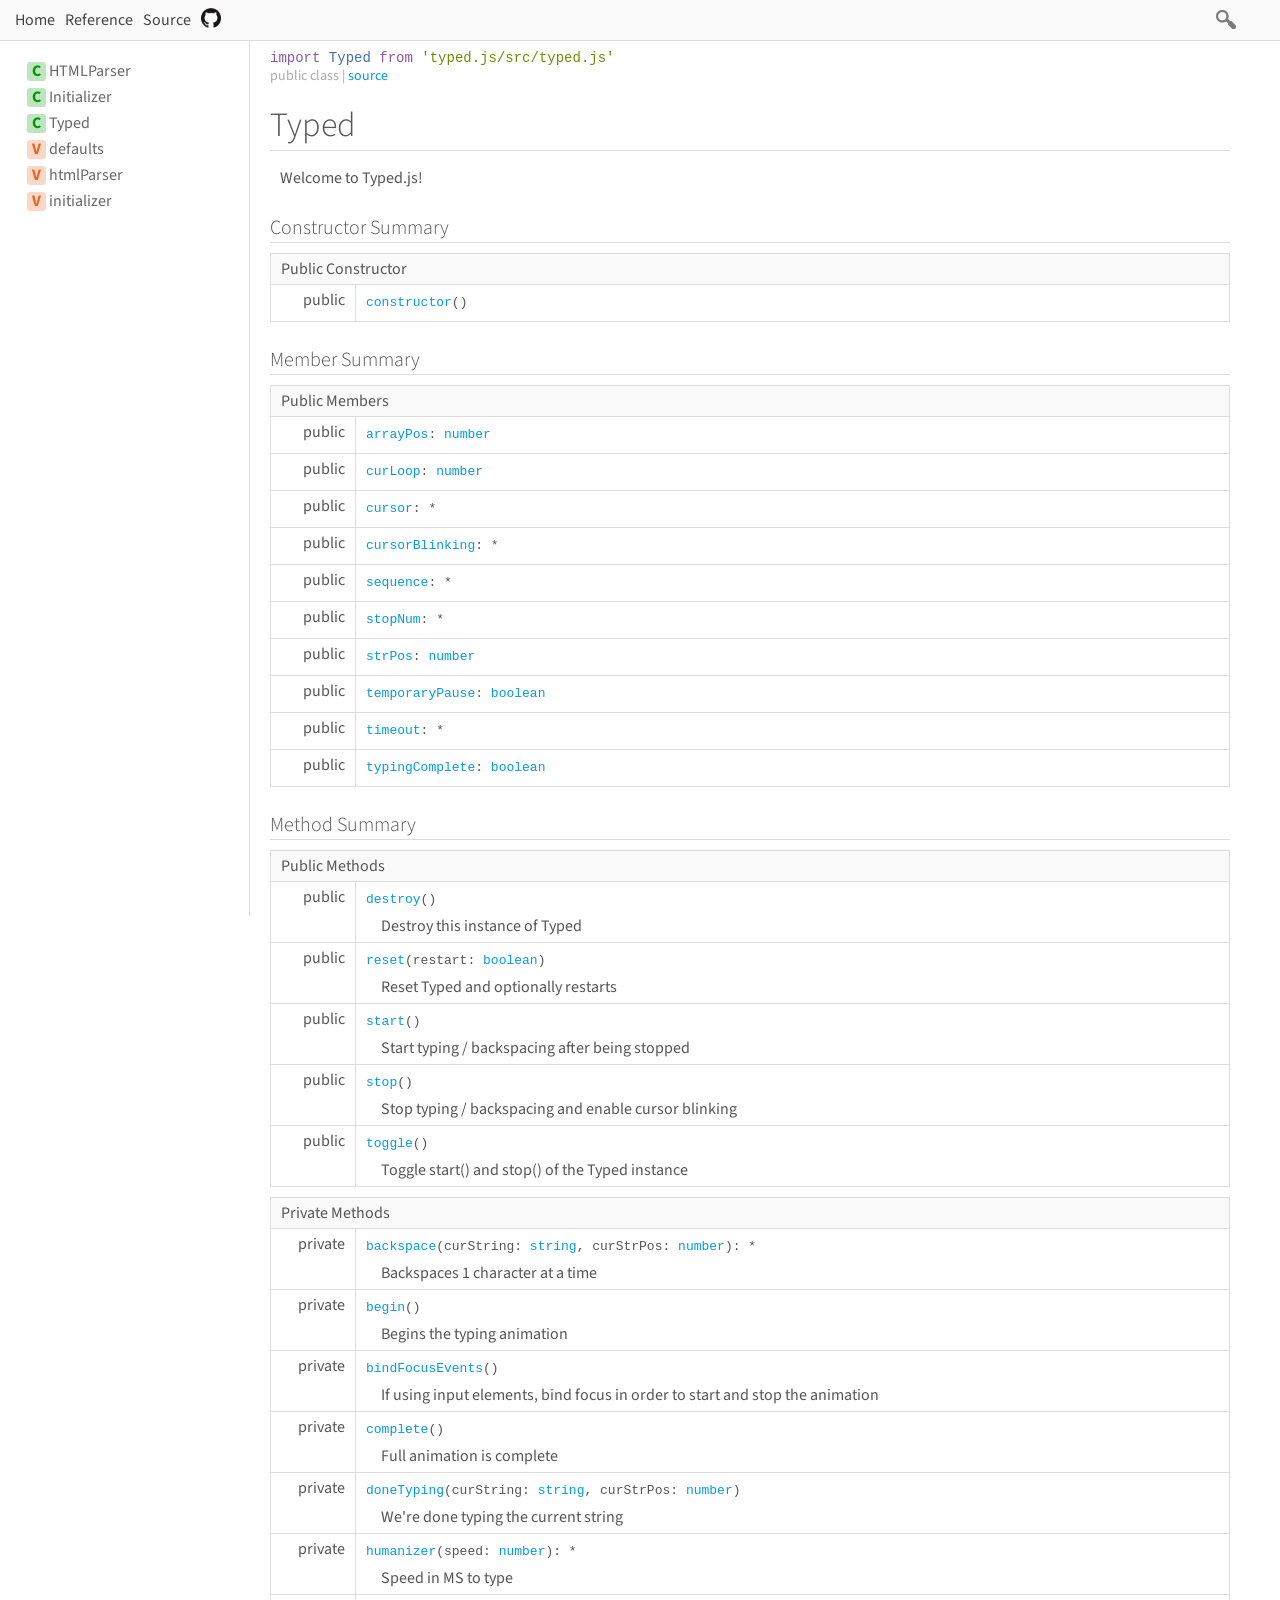
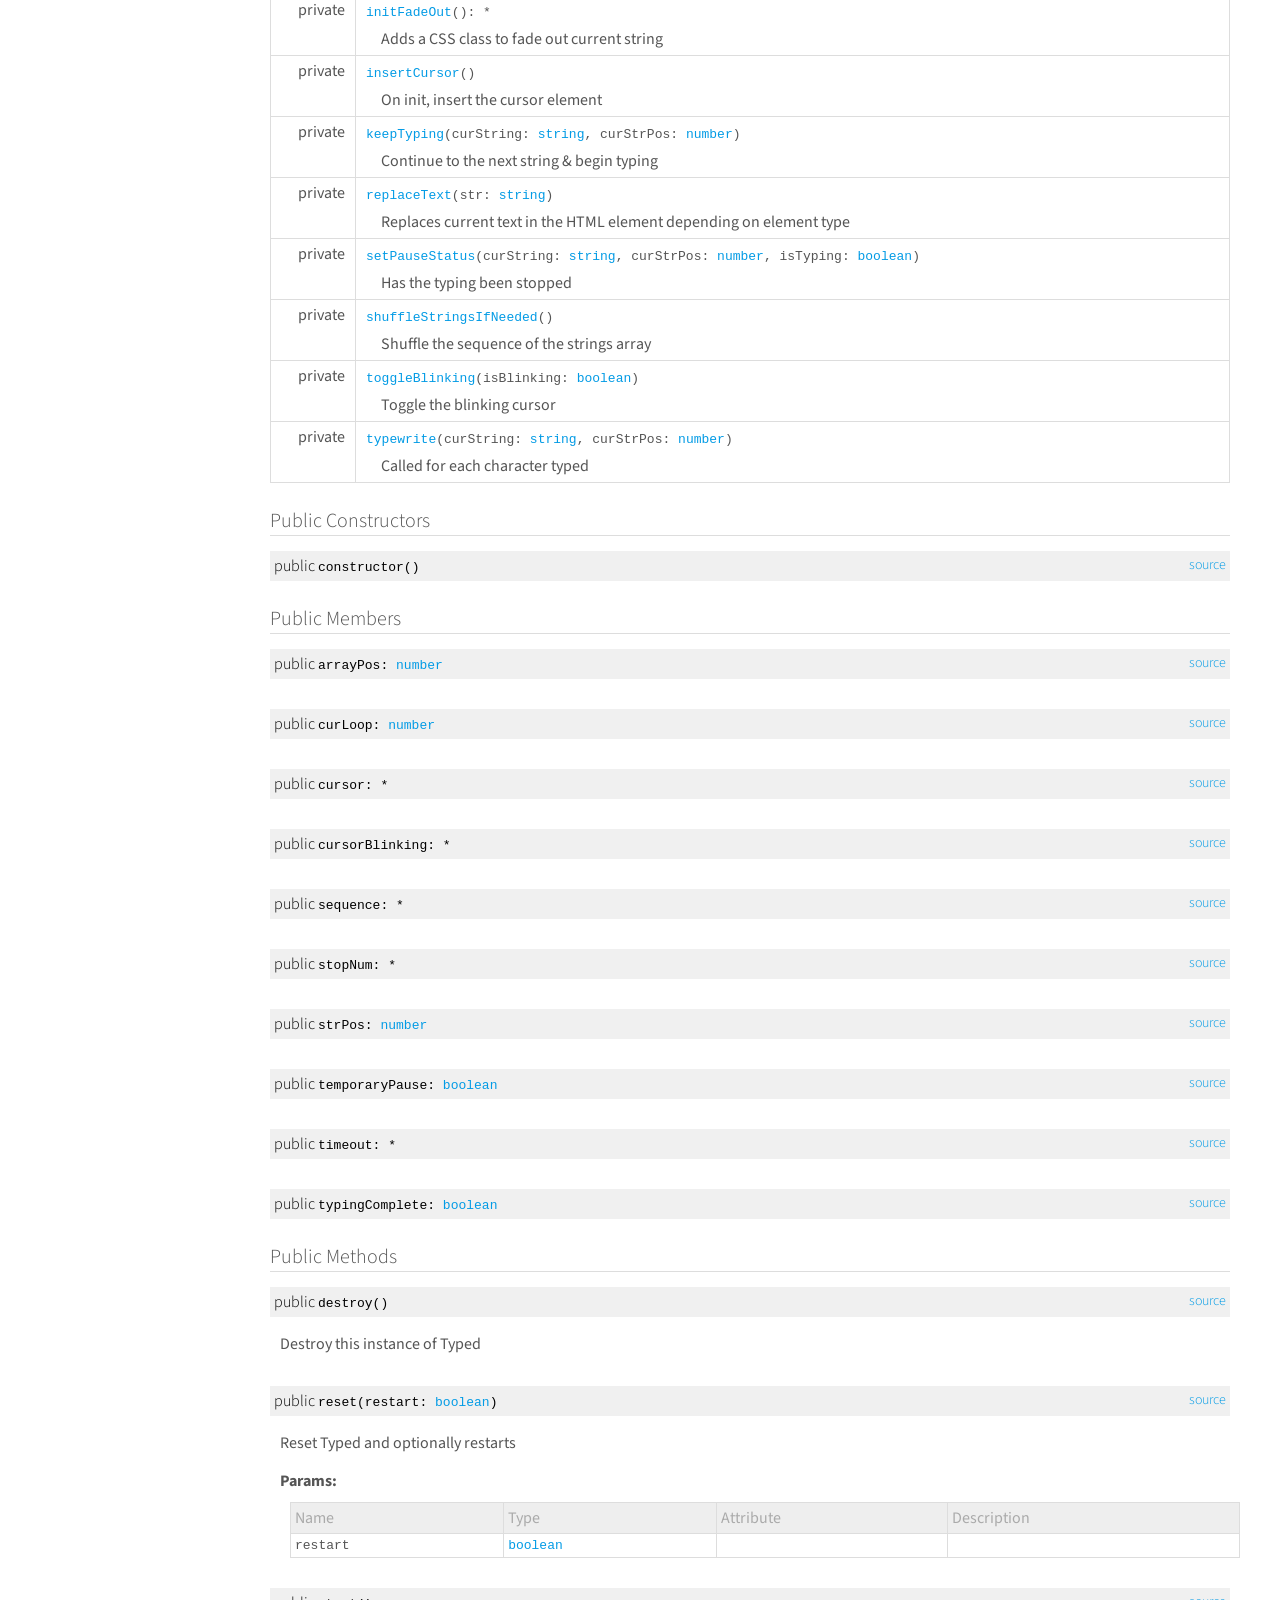
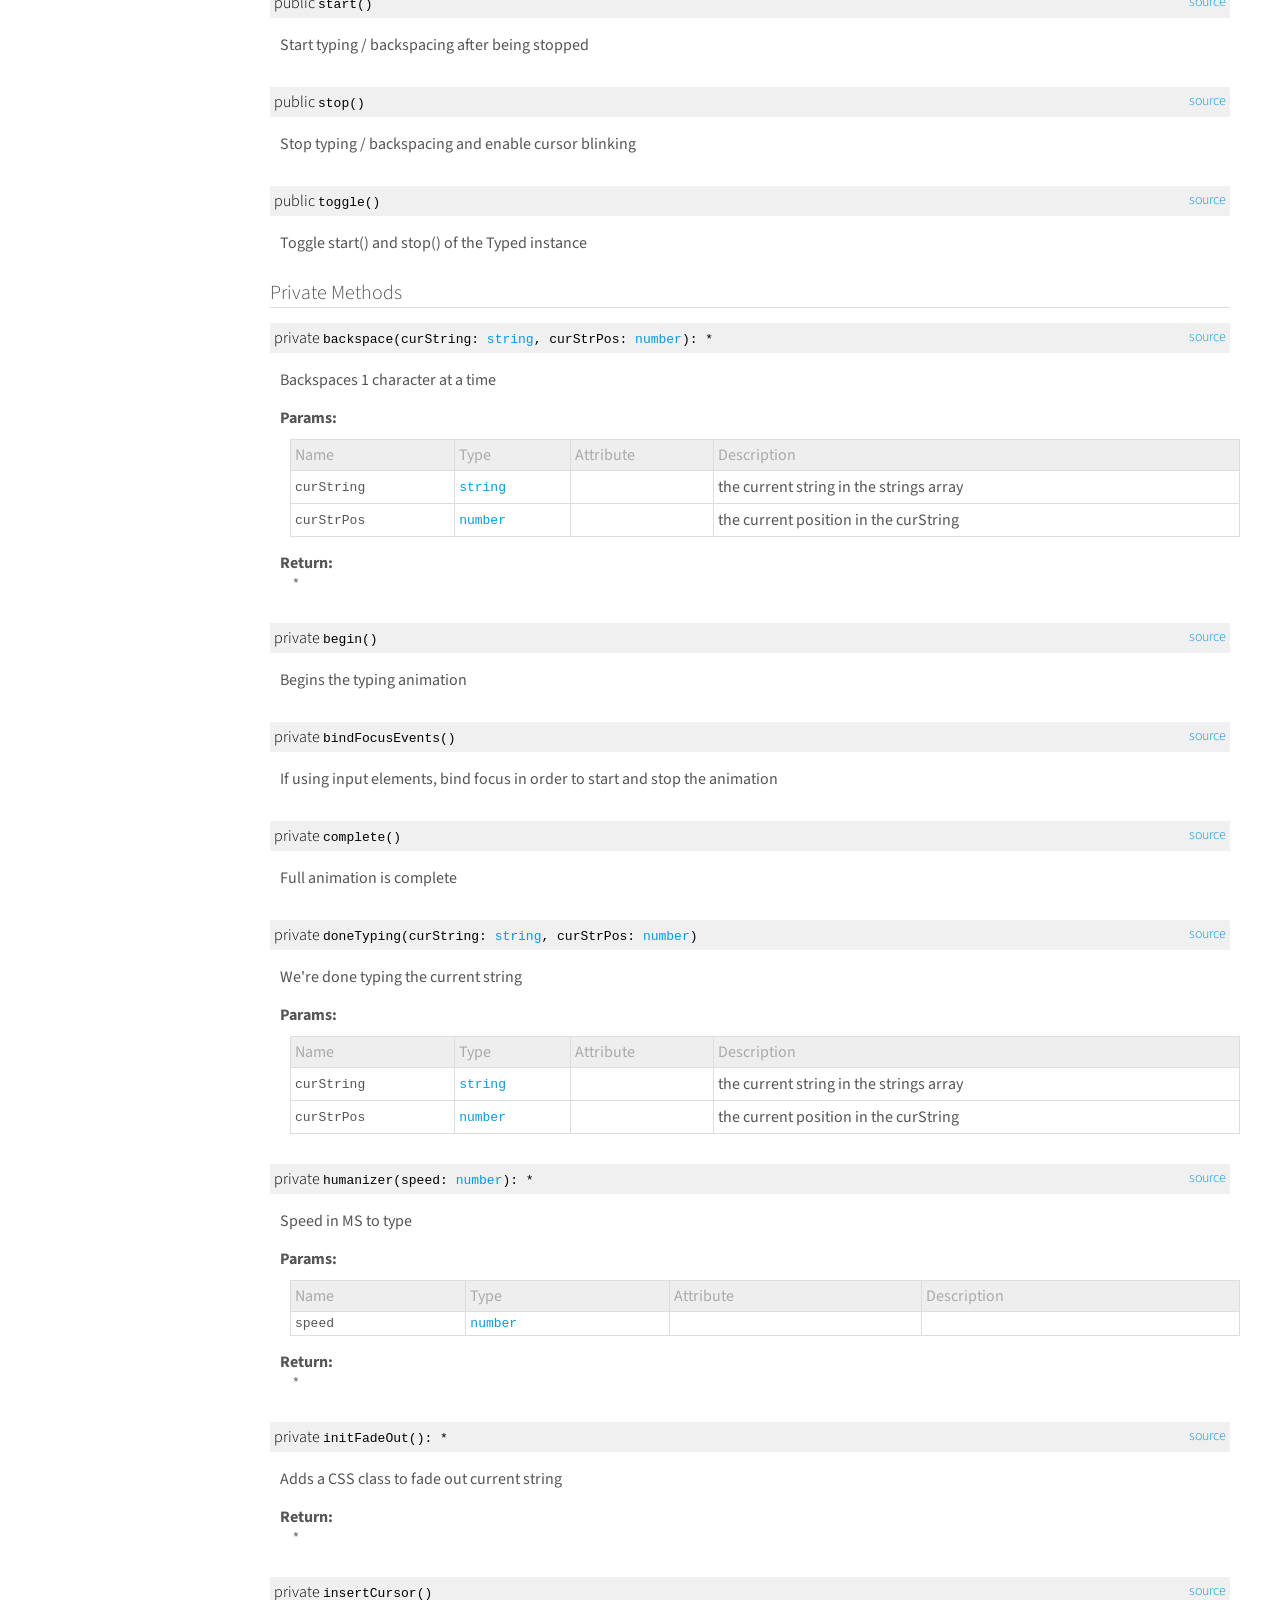
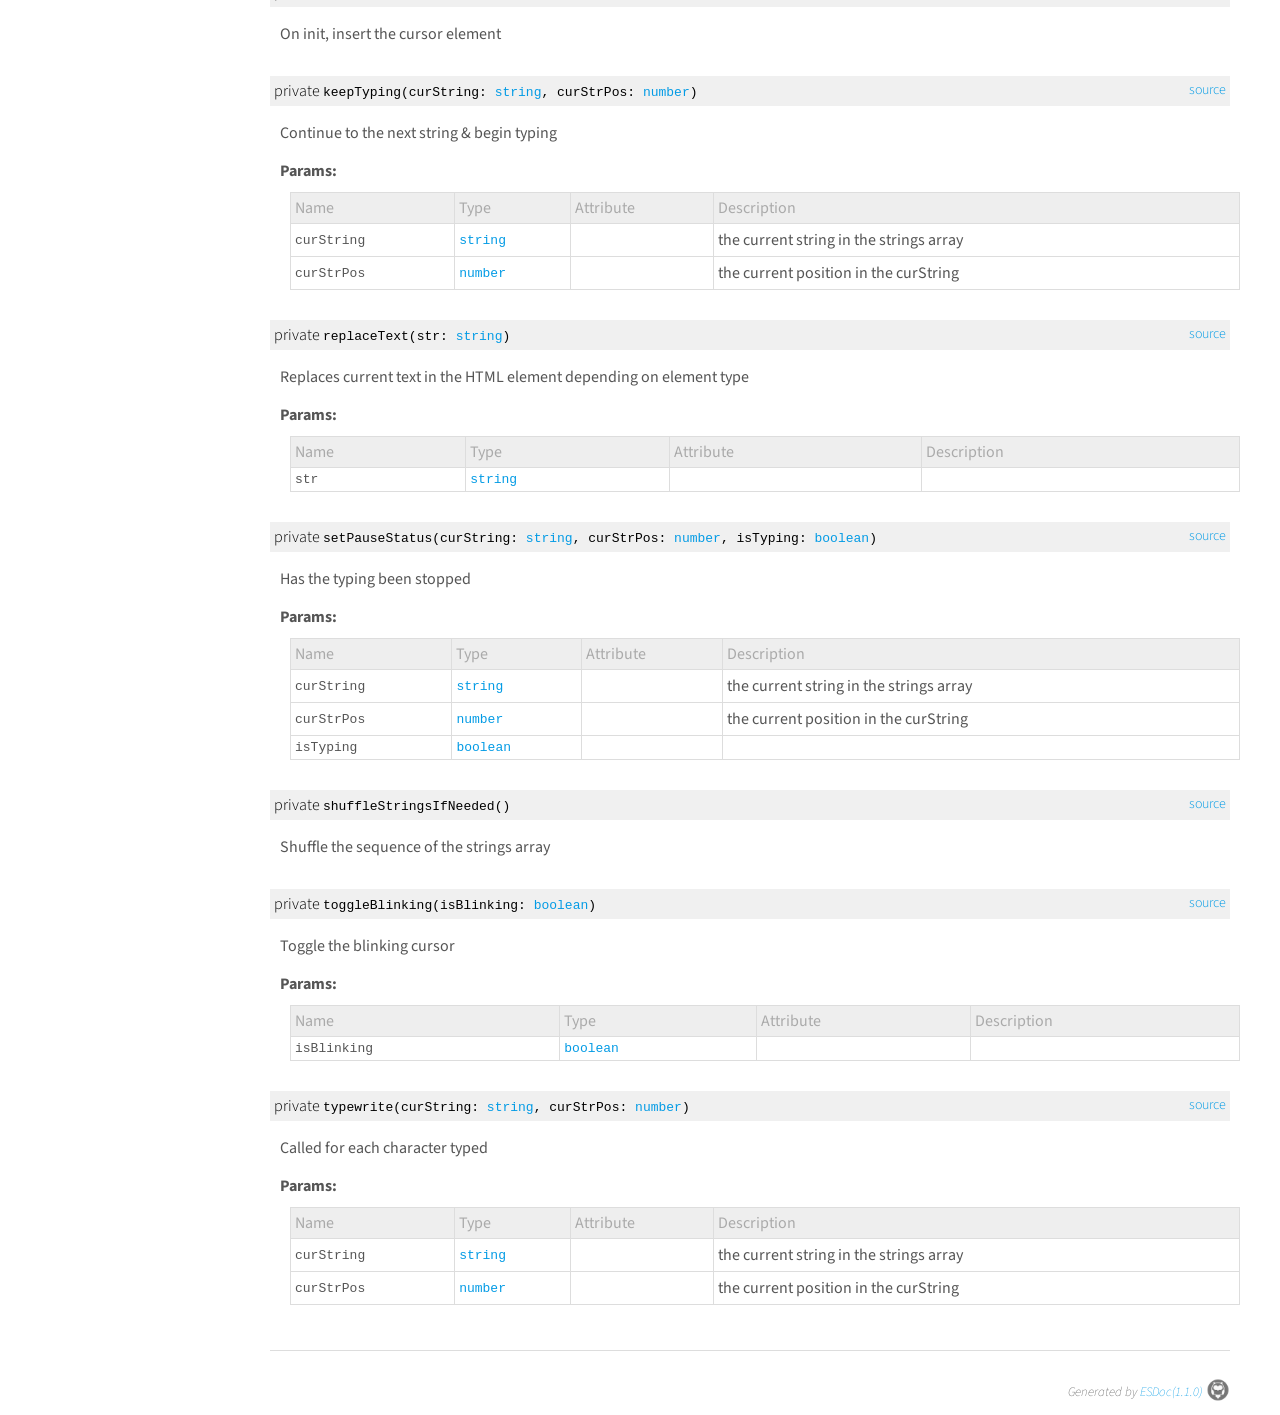
<file: mattboldt-typed.js-adbd700/docs/class/src/typed.js~Typed.html>
<!DOCTYPE html>
<html>
<head>
  <meta charset="utf-8">
  <base data-ice="baseUrl" href="../../">
  <title data-ice="title">Typed | typed.js</title>
  <link type="text/css" rel="stylesheet" href="css/style.css">
  <link type="text/css" rel="stylesheet" href="css/prettify-tomorrow.css">
  <script src="script/prettify/prettify.js"></script>
  <script src="script/manual.js"></script>
<meta name="description" content="A JavaScript Typing Animation Library"><meta property="twitter:card" content="summary"><meta property="twitter:title" content="typed.js"><meta property="twitter:description" content="A JavaScript Typing Animation Library"></head>
<body class="layout-container" data-ice="rootContainer">

<header>
  <a href="./">Home</a>
  
  <a href="identifiers.html">Reference</a>
  <a href="source.html">Source</a>
  
  <div class="search-box">
  <span>
    <img src="./image/search.png">
    <span class="search-input-edge"></span><input class="search-input"><span class="search-input-edge"></span>
  </span>
    <ul class="search-result"></ul>
  </div>
<a style="position:relative; top:3px;" href="https://github.com/mattboldt/typed.js"><img width="20px" src="./image/github.png"></a></header>

<nav class="navigation" data-ice="nav"><div>
  <ul>
    
  <li data-ice="doc"><span data-ice="kind" class="kind-class">C</span><span data-ice="name"><span><a href="class/src/html-parser.js~HTMLParser.html">HTMLParser</a></span></span></li>
<li data-ice="doc"><span data-ice="kind" class="kind-class">C</span><span data-ice="name"><span><a href="class/src/initializer.js~Initializer.html">Initializer</a></span></span></li>
<li data-ice="doc"><span data-ice="kind" class="kind-class">C</span><span data-ice="name"><span><a href="class/src/typed.js~Typed.html">Typed</a></span></span></li>
<li data-ice="doc"><span data-ice="kind" class="kind-variable">V</span><span data-ice="name"><span><a href="variable/index.html#static-variable-defaults">defaults</a></span></span></li>
<li data-ice="doc"><span data-ice="kind" class="kind-variable">V</span><span data-ice="name"><span><a href="variable/index.html#static-variable-htmlParser">htmlParser</a></span></span></li>
<li data-ice="doc"><span data-ice="kind" class="kind-variable">V</span><span data-ice="name"><span><a href="variable/index.html#static-variable-initializer">initializer</a></span></span></li>
</ul>
</div>
</nav>

<div class="content" data-ice="content"><div class="header-notice">
  <div data-ice="importPath" class="import-path"><pre class="prettyprint"><code data-ice="importPathCode">import Typed from &apos;<span><a href="file/src/typed.js.html#lineNumber10">typed.js/src/typed.js</a></span>&apos;</code></pre></div>
  <span data-ice="access">public</span>
  <span data-ice="kind">class</span>
  
  
  
  <span data-ice="source">| <span><a href="file/src/typed.js.html#lineNumber10">source</a></span></span>
</div>

<div class="self-detail detail">
  <h1 data-ice="name">Typed</h1>

  

  
  
  
  
  
  
  
  
  

  
  
  <div class="description" data-ice="description"><p>Welcome to Typed.js!</p>
</div>
  

  

  

  

  
</div>



<div data-ice="constructorSummary"><h2>Constructor Summary</h2><table class="summary" data-ice="summary">
  <thead><tr><td data-ice="title" colspan="3">Public Constructor</td></tr></thead>
  <tbody>
  
  <tr data-ice="target">
    <td>
      <span class="access" data-ice="access">public</span>
      
      
      
      <span class="override" data-ice="override"></span>
    </td>
    <td>
      <div>
        <p>
          
          
          
          <span class="code" data-ice="name"><span><a href="class/src/typed.js~Typed.html#instance-constructor-constructor">constructor</a></span></span><span class="code" data-ice="signature">()</span>
        </p>
      </div>
      <div>
        
        
        
      </div>
    </td>
    <td>
      
      
    </td>
  </tr>
</tbody>
</table>
</div>
<div data-ice="memberSummary"><h2>Member Summary</h2><table class="summary" data-ice="summary">
  <thead><tr><td data-ice="title" colspan="3">Public Members</td></tr></thead>
  <tbody>
  
  <tr data-ice="target">
    <td>
      <span class="access" data-ice="access">public</span>
      
      
      
      <span class="override" data-ice="override"></span>
    </td>
    <td>
      <div>
        <p>
          
          
          
          <span class="code" data-ice="name"><span><a href="class/src/typed.js~Typed.html#instance-member-arrayPos">arrayPos</a></span></span><span class="code" data-ice="signature">: <span><a href="https://developer.mozilla.org/en-US/docs/Web/JavaScript/Reference/Global_Objects/Number">number</a></span></span>
        </p>
      </div>
      <div>
        
        
        
      </div>
    </td>
    <td>
      
      
    </td>
  </tr>
<tr data-ice="target">
    <td>
      <span class="access" data-ice="access">public</span>
      
      
      
      <span class="override" data-ice="override"></span>
    </td>
    <td>
      <div>
        <p>
          
          
          
          <span class="code" data-ice="name"><span><a href="class/src/typed.js~Typed.html#instance-member-curLoop">curLoop</a></span></span><span class="code" data-ice="signature">: <span><a href="https://developer.mozilla.org/en-US/docs/Web/JavaScript/Reference/Global_Objects/Number">number</a></span></span>
        </p>
      </div>
      <div>
        
        
        
      </div>
    </td>
    <td>
      
      
    </td>
  </tr>
<tr data-ice="target">
    <td>
      <span class="access" data-ice="access">public</span>
      
      
      
      <span class="override" data-ice="override"></span>
    </td>
    <td>
      <div>
        <p>
          
          
          
          <span class="code" data-ice="name"><span><a href="class/src/typed.js~Typed.html#instance-member-cursor">cursor</a></span></span><span class="code" data-ice="signature">: <span>*</span></span>
        </p>
      </div>
      <div>
        
        
        
      </div>
    </td>
    <td>
      
      
    </td>
  </tr>
<tr data-ice="target">
    <td>
      <span class="access" data-ice="access">public</span>
      
      
      
      <span class="override" data-ice="override"></span>
    </td>
    <td>
      <div>
        <p>
          
          
          
          <span class="code" data-ice="name"><span><a href="class/src/typed.js~Typed.html#instance-member-cursorBlinking">cursorBlinking</a></span></span><span class="code" data-ice="signature">: <span>*</span></span>
        </p>
      </div>
      <div>
        
        
        
      </div>
    </td>
    <td>
      
      
    </td>
  </tr>
<tr data-ice="target">
    <td>
      <span class="access" data-ice="access">public</span>
      
      
      
      <span class="override" data-ice="override"></span>
    </td>
    <td>
      <div>
        <p>
          
          
          
          <span class="code" data-ice="name"><span><a href="class/src/typed.js~Typed.html#instance-member-sequence">sequence</a></span></span><span class="code" data-ice="signature">: <span>*</span></span>
        </p>
      </div>
      <div>
        
        
        
      </div>
    </td>
    <td>
      
      
    </td>
  </tr>
<tr data-ice="target">
    <td>
      <span class="access" data-ice="access">public</span>
      
      
      
      <span class="override" data-ice="override"></span>
    </td>
    <td>
      <div>
        <p>
          
          
          
          <span class="code" data-ice="name"><span><a href="class/src/typed.js~Typed.html#instance-member-stopNum">stopNum</a></span></span><span class="code" data-ice="signature">: <span>*</span></span>
        </p>
      </div>
      <div>
        
        
        
      </div>
    </td>
    <td>
      
      
    </td>
  </tr>
<tr data-ice="target">
    <td>
      <span class="access" data-ice="access">public</span>
      
      
      
      <span class="override" data-ice="override"></span>
    </td>
    <td>
      <div>
        <p>
          
          
          
          <span class="code" data-ice="name"><span><a href="class/src/typed.js~Typed.html#instance-member-strPos">strPos</a></span></span><span class="code" data-ice="signature">: <span><a href="https://developer.mozilla.org/en-US/docs/Web/JavaScript/Reference/Global_Objects/Number">number</a></span></span>
        </p>
      </div>
      <div>
        
        
        
      </div>
    </td>
    <td>
      
      
    </td>
  </tr>
<tr data-ice="target">
    <td>
      <span class="access" data-ice="access">public</span>
      
      
      
      <span class="override" data-ice="override"></span>
    </td>
    <td>
      <div>
        <p>
          
          
          
          <span class="code" data-ice="name"><span><a href="class/src/typed.js~Typed.html#instance-member-temporaryPause">temporaryPause</a></span></span><span class="code" data-ice="signature">: <span><a href="https://developer.mozilla.org/en-US/docs/Web/JavaScript/Reference/Global_Objects/Boolean">boolean</a></span></span>
        </p>
      </div>
      <div>
        
        
        
      </div>
    </td>
    <td>
      
      
    </td>
  </tr>
<tr data-ice="target">
    <td>
      <span class="access" data-ice="access">public</span>
      
      
      
      <span class="override" data-ice="override"></span>
    </td>
    <td>
      <div>
        <p>
          
          
          
          <span class="code" data-ice="name"><span><a href="class/src/typed.js~Typed.html#instance-member-timeout">timeout</a></span></span><span class="code" data-ice="signature">: <span>*</span></span>
        </p>
      </div>
      <div>
        
        
        
      </div>
    </td>
    <td>
      
      
    </td>
  </tr>
<tr data-ice="target">
    <td>
      <span class="access" data-ice="access">public</span>
      
      
      
      <span class="override" data-ice="override"></span>
    </td>
    <td>
      <div>
        <p>
          
          
          
          <span class="code" data-ice="name"><span><a href="class/src/typed.js~Typed.html#instance-member-typingComplete">typingComplete</a></span></span><span class="code" data-ice="signature">: <span><a href="https://developer.mozilla.org/en-US/docs/Web/JavaScript/Reference/Global_Objects/Boolean">boolean</a></span></span>
        </p>
      </div>
      <div>
        
        
        
      </div>
    </td>
    <td>
      
      
    </td>
  </tr>
</tbody>
</table>
</div>
<div data-ice="methodSummary"><h2>Method Summary</h2><table class="summary" data-ice="summary">
  <thead><tr><td data-ice="title" colspan="3">Public Methods</td></tr></thead>
  <tbody>
  
  <tr data-ice="target">
    <td>
      <span class="access" data-ice="access">public</span>
      
      
      
      <span class="override" data-ice="override"></span>
    </td>
    <td>
      <div>
        <p>
          
          
          
          <span class="code" data-ice="name"><span><a href="class/src/typed.js~Typed.html#instance-method-destroy">destroy</a></span></span><span class="code" data-ice="signature">()</span>
        </p>
      </div>
      <div>
        
        
        <div data-ice="description"><p>Destroy this instance of Typed</p>
</div>
      </div>
    </td>
    <td>
      
      
    </td>
  </tr>
<tr data-ice="target">
    <td>
      <span class="access" data-ice="access">public</span>
      
      
      
      <span class="override" data-ice="override"></span>
    </td>
    <td>
      <div>
        <p>
          
          
          
          <span class="code" data-ice="name"><span><a href="class/src/typed.js~Typed.html#instance-method-reset">reset</a></span></span><span class="code" data-ice="signature">(restart: <span><a href="https://developer.mozilla.org/en-US/docs/Web/JavaScript/Reference/Global_Objects/Boolean">boolean</a></span>)</span>
        </p>
      </div>
      <div>
        
        
        <div data-ice="description"><p>Reset Typed and optionally restarts</p>
</div>
      </div>
    </td>
    <td>
      
      
    </td>
  </tr>
<tr data-ice="target">
    <td>
      <span class="access" data-ice="access">public</span>
      
      
      
      <span class="override" data-ice="override"></span>
    </td>
    <td>
      <div>
        <p>
          
          
          
          <span class="code" data-ice="name"><span><a href="class/src/typed.js~Typed.html#instance-method-start">start</a></span></span><span class="code" data-ice="signature">()</span>
        </p>
      </div>
      <div>
        
        
        <div data-ice="description"><p>Start typing / backspacing after being stopped</p>
</div>
      </div>
    </td>
    <td>
      
      
    </td>
  </tr>
<tr data-ice="target">
    <td>
      <span class="access" data-ice="access">public</span>
      
      
      
      <span class="override" data-ice="override"></span>
    </td>
    <td>
      <div>
        <p>
          
          
          
          <span class="code" data-ice="name"><span><a href="class/src/typed.js~Typed.html#instance-method-stop">stop</a></span></span><span class="code" data-ice="signature">()</span>
        </p>
      </div>
      <div>
        
        
        <div data-ice="description"><p>Stop typing / backspacing and enable cursor blinking</p>
</div>
      </div>
    </td>
    <td>
      
      
    </td>
  </tr>
<tr data-ice="target">
    <td>
      <span class="access" data-ice="access">public</span>
      
      
      
      <span class="override" data-ice="override"></span>
    </td>
    <td>
      <div>
        <p>
          
          
          
          <span class="code" data-ice="name"><span><a href="class/src/typed.js~Typed.html#instance-method-toggle">toggle</a></span></span><span class="code" data-ice="signature">()</span>
        </p>
      </div>
      <div>
        
        
        <div data-ice="description"><p>Toggle start() and stop() of the Typed instance</p>
</div>
      </div>
    </td>
    <td>
      
      
    </td>
  </tr>
</tbody>
</table>
<table class="summary" data-ice="summary">
  <thead><tr><td data-ice="title" colspan="3">Private Methods</td></tr></thead>
  <tbody>
  
  <tr data-ice="target">
    <td>
      <span class="access" data-ice="access">private</span>
      
      
      
      <span class="override" data-ice="override"></span>
    </td>
    <td>
      <div>
        <p>
          
          
          
          <span class="code" data-ice="name"><span><a href="class/src/typed.js~Typed.html#instance-method-backspace">backspace</a></span></span><span class="code" data-ice="signature">(curString: <span><a href="https://developer.mozilla.org/en-US/docs/Web/JavaScript/Reference/Global_Objects/String">string</a></span>, curStrPos: <span><a href="https://developer.mozilla.org/en-US/docs/Web/JavaScript/Reference/Global_Objects/Number">number</a></span>): <span>*</span></span>
        </p>
      </div>
      <div>
        
        
        <div data-ice="description"><p>Backspaces 1 character at a time</p>
</div>
      </div>
    </td>
    <td>
      
      
    </td>
  </tr>
<tr data-ice="target">
    <td>
      <span class="access" data-ice="access">private</span>
      
      
      
      <span class="override" data-ice="override"></span>
    </td>
    <td>
      <div>
        <p>
          
          
          
          <span class="code" data-ice="name"><span><a href="class/src/typed.js~Typed.html#instance-method-begin">begin</a></span></span><span class="code" data-ice="signature">()</span>
        </p>
      </div>
      <div>
        
        
        <div data-ice="description"><p>Begins the typing animation</p>
</div>
      </div>
    </td>
    <td>
      
      
    </td>
  </tr>
<tr data-ice="target">
    <td>
      <span class="access" data-ice="access">private</span>
      
      
      
      <span class="override" data-ice="override"></span>
    </td>
    <td>
      <div>
        <p>
          
          
          
          <span class="code" data-ice="name"><span><a href="class/src/typed.js~Typed.html#instance-method-bindFocusEvents">bindFocusEvents</a></span></span><span class="code" data-ice="signature">()</span>
        </p>
      </div>
      <div>
        
        
        <div data-ice="description"><p>If using input elements, bind focus in order to
start and stop the animation</p>
</div>
      </div>
    </td>
    <td>
      
      
    </td>
  </tr>
<tr data-ice="target">
    <td>
      <span class="access" data-ice="access">private</span>
      
      
      
      <span class="override" data-ice="override"></span>
    </td>
    <td>
      <div>
        <p>
          
          
          
          <span class="code" data-ice="name"><span><a href="class/src/typed.js~Typed.html#instance-method-complete">complete</a></span></span><span class="code" data-ice="signature">()</span>
        </p>
      </div>
      <div>
        
        
        <div data-ice="description"><p>Full animation is complete</p>
</div>
      </div>
    </td>
    <td>
      
      
    </td>
  </tr>
<tr data-ice="target">
    <td>
      <span class="access" data-ice="access">private</span>
      
      
      
      <span class="override" data-ice="override"></span>
    </td>
    <td>
      <div>
        <p>
          
          
          
          <span class="code" data-ice="name"><span><a href="class/src/typed.js~Typed.html#instance-method-doneTyping">doneTyping</a></span></span><span class="code" data-ice="signature">(curString: <span><a href="https://developer.mozilla.org/en-US/docs/Web/JavaScript/Reference/Global_Objects/String">string</a></span>, curStrPos: <span><a href="https://developer.mozilla.org/en-US/docs/Web/JavaScript/Reference/Global_Objects/Number">number</a></span>)</span>
        </p>
      </div>
      <div>
        
        
        <div data-ice="description"><p>We&apos;re done typing the current string</p>
</div>
      </div>
    </td>
    <td>
      
      
    </td>
  </tr>
<tr data-ice="target">
    <td>
      <span class="access" data-ice="access">private</span>
      
      
      
      <span class="override" data-ice="override"></span>
    </td>
    <td>
      <div>
        <p>
          
          
          
          <span class="code" data-ice="name"><span><a href="class/src/typed.js~Typed.html#instance-method-humanizer">humanizer</a></span></span><span class="code" data-ice="signature">(speed: <span><a href="https://developer.mozilla.org/en-US/docs/Web/JavaScript/Reference/Global_Objects/Number">number</a></span>): <span>*</span></span>
        </p>
      </div>
      <div>
        
        
        <div data-ice="description"><p>Speed in MS to type</p>
</div>
      </div>
    </td>
    <td>
      
      
    </td>
  </tr>
<tr data-ice="target">
    <td>
      <span class="access" data-ice="access">private</span>
      
      
      
      <span class="override" data-ice="override"></span>
    </td>
    <td>
      <div>
        <p>
          
          
          
          <span class="code" data-ice="name"><span><a href="class/src/typed.js~Typed.html#instance-method-initFadeOut">initFadeOut</a></span></span><span class="code" data-ice="signature">(): <span>*</span></span>
        </p>
      </div>
      <div>
        
        
        <div data-ice="description"><p>Adds a CSS class to fade out current string</p>
</div>
      </div>
    </td>
    <td>
      
      
    </td>
  </tr>
<tr data-ice="target">
    <td>
      <span class="access" data-ice="access">private</span>
      
      
      
      <span class="override" data-ice="override"></span>
    </td>
    <td>
      <div>
        <p>
          
          
          
          <span class="code" data-ice="name"><span><a href="class/src/typed.js~Typed.html#instance-method-insertCursor">insertCursor</a></span></span><span class="code" data-ice="signature">()</span>
        </p>
      </div>
      <div>
        
        
        <div data-ice="description"><p>On init, insert the cursor element</p>
</div>
      </div>
    </td>
    <td>
      
      
    </td>
  </tr>
<tr data-ice="target">
    <td>
      <span class="access" data-ice="access">private</span>
      
      
      
      <span class="override" data-ice="override"></span>
    </td>
    <td>
      <div>
        <p>
          
          
          
          <span class="code" data-ice="name"><span><a href="class/src/typed.js~Typed.html#instance-method-keepTyping">keepTyping</a></span></span><span class="code" data-ice="signature">(curString: <span><a href="https://developer.mozilla.org/en-US/docs/Web/JavaScript/Reference/Global_Objects/String">string</a></span>, curStrPos: <span><a href="https://developer.mozilla.org/en-US/docs/Web/JavaScript/Reference/Global_Objects/Number">number</a></span>)</span>
        </p>
      </div>
      <div>
        
        
        <div data-ice="description"><p>Continue to the next string &amp; begin typing</p>
</div>
      </div>
    </td>
    <td>
      
      
    </td>
  </tr>
<tr data-ice="target">
    <td>
      <span class="access" data-ice="access">private</span>
      
      
      
      <span class="override" data-ice="override"></span>
    </td>
    <td>
      <div>
        <p>
          
          
          
          <span class="code" data-ice="name"><span><a href="class/src/typed.js~Typed.html#instance-method-replaceText">replaceText</a></span></span><span class="code" data-ice="signature">(str: <span><a href="https://developer.mozilla.org/en-US/docs/Web/JavaScript/Reference/Global_Objects/String">string</a></span>)</span>
        </p>
      </div>
      <div>
        
        
        <div data-ice="description"><p>Replaces current text in the HTML element
depending on element type</p>
</div>
      </div>
    </td>
    <td>
      
      
    </td>
  </tr>
<tr data-ice="target">
    <td>
      <span class="access" data-ice="access">private</span>
      
      
      
      <span class="override" data-ice="override"></span>
    </td>
    <td>
      <div>
        <p>
          
          
          
          <span class="code" data-ice="name"><span><a href="class/src/typed.js~Typed.html#instance-method-setPauseStatus">setPauseStatus</a></span></span><span class="code" data-ice="signature">(curString: <span><a href="https://developer.mozilla.org/en-US/docs/Web/JavaScript/Reference/Global_Objects/String">string</a></span>, curStrPos: <span><a href="https://developer.mozilla.org/en-US/docs/Web/JavaScript/Reference/Global_Objects/Number">number</a></span>, isTyping: <span><a href="https://developer.mozilla.org/en-US/docs/Web/JavaScript/Reference/Global_Objects/Boolean">boolean</a></span>)</span>
        </p>
      </div>
      <div>
        
        
        <div data-ice="description"><p>Has the typing been stopped</p>
</div>
      </div>
    </td>
    <td>
      
      
    </td>
  </tr>
<tr data-ice="target">
    <td>
      <span class="access" data-ice="access">private</span>
      
      
      
      <span class="override" data-ice="override"></span>
    </td>
    <td>
      <div>
        <p>
          
          
          
          <span class="code" data-ice="name"><span><a href="class/src/typed.js~Typed.html#instance-method-shuffleStringsIfNeeded">shuffleStringsIfNeeded</a></span></span><span class="code" data-ice="signature">()</span>
        </p>
      </div>
      <div>
        
        
        <div data-ice="description"><p>Shuffle the sequence of the strings array</p>
</div>
      </div>
    </td>
    <td>
      
      
    </td>
  </tr>
<tr data-ice="target">
    <td>
      <span class="access" data-ice="access">private</span>
      
      
      
      <span class="override" data-ice="override"></span>
    </td>
    <td>
      <div>
        <p>
          
          
          
          <span class="code" data-ice="name"><span><a href="class/src/typed.js~Typed.html#instance-method-toggleBlinking">toggleBlinking</a></span></span><span class="code" data-ice="signature">(isBlinking: <span><a href="https://developer.mozilla.org/en-US/docs/Web/JavaScript/Reference/Global_Objects/Boolean">boolean</a></span>)</span>
        </p>
      </div>
      <div>
        
        
        <div data-ice="description"><p>Toggle the blinking cursor</p>
</div>
      </div>
    </td>
    <td>
      
      
    </td>
  </tr>
<tr data-ice="target">
    <td>
      <span class="access" data-ice="access">private</span>
      
      
      
      <span class="override" data-ice="override"></span>
    </td>
    <td>
      <div>
        <p>
          
          
          
          <span class="code" data-ice="name"><span><a href="class/src/typed.js~Typed.html#instance-method-typewrite">typewrite</a></span></span><span class="code" data-ice="signature">(curString: <span><a href="https://developer.mozilla.org/en-US/docs/Web/JavaScript/Reference/Global_Objects/String">string</a></span>, curStrPos: <span><a href="https://developer.mozilla.org/en-US/docs/Web/JavaScript/Reference/Global_Objects/Number">number</a></span>)</span>
        </p>
      </div>
      <div>
        
        
        <div data-ice="description"><p>Called for each character typed</p>
</div>
      </div>
    </td>
    <td>
      
      
    </td>
  </tr>
</tbody>
</table>
</div>





<div data-ice="constructorDetails"><h2 data-ice="title">Public Constructors</h2>

<div class="detail" data-ice="detail">
  <h3 data-ice="anchor" id="instance-constructor-constructor">
    <span class="access" data-ice="access">public</span>
    
    
    
    
    
    <span class="code" data-ice="name">constructor</span><span class="code" data-ice="signature">()</span>
    <span class="right-info">
      
      
      <span data-ice="source"><span><a href="file/src/typed.js.html#lineNumber11">source</a></span></span>
    </span>
  </h3>

  
  
  
  

  

  <div data-ice="properties">
</div>

  

  

  

  

  

  

  

  
  
</div>
</div>
<div data-ice="memberDetails"><h2 data-ice="title">Public Members</h2>

<div class="detail" data-ice="detail">
  <h3 data-ice="anchor" id="instance-member-arrayPos">
    <span class="access" data-ice="access">public</span>
    
    
    
    
    
    <span class="code" data-ice="name">arrayPos</span><span class="code" data-ice="signature">: <span><a href="https://developer.mozilla.org/en-US/docs/Web/JavaScript/Reference/Global_Objects/Number">number</a></span></span>
    <span class="right-info">
      
      
      <span data-ice="source"><span><a href="file/src/typed.js.html#lineNumber76">source</a></span></span>
    </span>
  </h3>

  
  
  
  

  

  <div data-ice="properties">
</div>

  

  

  

  

  

  

  

  
  
</div>
<div class="detail" data-ice="detail">
  <h3 data-ice="anchor" id="instance-member-curLoop">
    <span class="access" data-ice="access">public</span>
    
    
    
    
    
    <span class="code" data-ice="name">curLoop</span><span class="code" data-ice="signature">: <span><a href="https://developer.mozilla.org/en-US/docs/Web/JavaScript/Reference/Global_Objects/Number">number</a></span></span>
    <span class="right-info">
      
      
      <span data-ice="source"><span><a href="file/src/typed.js.html#lineNumber77">source</a></span></span>
    </span>
  </h3>

  
  
  
  

  

  <div data-ice="properties">
</div>

  

  

  

  

  

  

  

  
  
</div>
<div class="detail" data-ice="detail">
  <h3 data-ice="anchor" id="instance-member-cursor">
    <span class="access" data-ice="access">public</span>
    
    
    
    
    
    <span class="code" data-ice="name">cursor</span><span class="code" data-ice="signature">: <span>*</span></span>
    <span class="right-info">
      
      
      <span data-ice="source"><span><a href="file/src/typed.js.html#lineNumber73">source</a></span></span>
    </span>
  </h3>

  
  
  
  

  

  <div data-ice="properties">
</div>

  

  

  

  

  

  

  

  
  
</div>
<div class="detail" data-ice="detail">
  <h3 data-ice="anchor" id="instance-member-cursorBlinking">
    <span class="access" data-ice="access">public</span>
    
    
    
    
    
    <span class="code" data-ice="name">cursorBlinking</span><span class="code" data-ice="signature">: <span>*</span></span>
    <span class="right-info">
      
      
      <span data-ice="source"><span><a href="file/src/typed.js.html#lineNumber334">source</a></span></span>
    </span>
  </h3>

  
  
  
  

  

  <div data-ice="properties">
</div>

  

  

  

  

  

  

  

  
  
</div>
<div class="detail" data-ice="detail">
  <h3 data-ice="anchor" id="instance-member-sequence">
    <span class="access" data-ice="access">public</span>
    
    
    
    
    
    <span class="code" data-ice="name">sequence</span><span class="code" data-ice="signature">: <span>*</span></span>
    <span class="right-info">
      
      
      <span data-ice="source"><span><a href="file/src/typed.js.html#lineNumber357">source</a></span></span>
    </span>
  </h3>

  
  
  
  

  

  <div data-ice="properties">
</div>

  

  

  

  

  

  

  

  
  
</div>
<div class="detail" data-ice="detail">
  <h3 data-ice="anchor" id="instance-member-stopNum">
    <span class="access" data-ice="access">public</span>
    
    
    
    
    
    <span class="code" data-ice="name">stopNum</span><span class="code" data-ice="signature">: <span>*</span></span>
    <span class="right-info">
      
      
      <span data-ice="source"><span><a href="file/src/typed.js.html#lineNumber267">source</a></span></span>
    </span>
  </h3>

  
  
  
  

  

  <div data-ice="properties">
</div>

  

  

  

  

  

  

  

  
  
</div>
<div class="detail" data-ice="detail">
  <h3 data-ice="anchor" id="instance-member-strPos">
    <span class="access" data-ice="access">public</span>
    
    
    
    
    
    <span class="code" data-ice="name">strPos</span><span class="code" data-ice="signature">: <span><a href="https://developer.mozilla.org/en-US/docs/Web/JavaScript/Reference/Global_Objects/Number">number</a></span></span>
    <span class="right-info">
      
      
      <span data-ice="source"><span><a href="file/src/typed.js.html#lineNumber75">source</a></span></span>
    </span>
  </h3>

  
  
  
  

  

  <div data-ice="properties">
</div>

  

  

  

  

  

  

  

  
  
</div>
<div class="detail" data-ice="detail">
  <h3 data-ice="anchor" id="instance-member-temporaryPause">
    <span class="access" data-ice="access">public</span>
    
    
    
    
    
    <span class="code" data-ice="name">temporaryPause</span><span class="code" data-ice="signature">: <span><a href="https://developer.mozilla.org/en-US/docs/Web/JavaScript/Reference/Global_Objects/Boolean">boolean</a></span></span>
    <span class="right-info">
      
      
      <span data-ice="source"><span><a href="file/src/typed.js.html#lineNumber142">source</a></span></span>
    </span>
  </h3>

  
  
  
  

  

  <div data-ice="properties">
</div>

  

  

  

  

  

  

  

  
  
</div>
<div class="detail" data-ice="detail">
  <h3 data-ice="anchor" id="instance-member-timeout">
    <span class="access" data-ice="access">public</span>
    
    
    
    
    
    <span class="code" data-ice="name">timeout</span><span class="code" data-ice="signature">: <span>*</span></span>
    <span class="right-info">
      
      
      <span data-ice="source"><span><a href="file/src/typed.js.html#lineNumber95">source</a></span></span>
    </span>
  </h3>

  
  
  
  

  

  <div data-ice="properties">
</div>

  

  

  

  

  

  

  

  
  
</div>
<div class="detail" data-ice="detail">
  <h3 data-ice="anchor" id="instance-member-typingComplete">
    <span class="access" data-ice="access">public</span>
    
    
    
    
    
    <span class="code" data-ice="name">typingComplete</span><span class="code" data-ice="signature">: <span><a href="https://developer.mozilla.org/en-US/docs/Web/JavaScript/Reference/Global_Objects/Boolean">boolean</a></span></span>
    <span class="right-info">
      
      
      <span data-ice="source"><span><a href="file/src/typed.js.html#lineNumber91">source</a></span></span>
    </span>
  </h3>

  
  
  
  

  

  <div data-ice="properties">
</div>

  

  

  

  

  

  

  

  
  
</div>
</div>
<div data-ice="methodDetails"><h2 data-ice="title">Public Methods</h2>

<div class="detail" data-ice="detail">
  <h3 data-ice="anchor" id="instance-method-destroy">
    <span class="access" data-ice="access">public</span>
    
    
    
    
    
    <span class="code" data-ice="name">destroy</span><span class="code" data-ice="signature">()</span>
    <span class="right-info">
      
      
      <span data-ice="source"><span><a href="file/src/typed.js.html#lineNumber58">source</a></span></span>
    </span>
  </h3>

  
  
  
  <div data-ice="description"><p>Destroy this instance of Typed</p>
</div>

  

  <div data-ice="properties">
</div>

  

  

  

  

  

  

  

  
  
</div>
<div class="detail" data-ice="detail">
  <h3 data-ice="anchor" id="instance-method-reset">
    <span class="access" data-ice="access">public</span>
    
    
    
    
    
    <span class="code" data-ice="name">reset</span><span class="code" data-ice="signature">(restart: <span><a href="https://developer.mozilla.org/en-US/docs/Web/JavaScript/Reference/Global_Objects/Boolean">boolean</a></span>)</span>
    <span class="right-info">
      
      
      <span data-ice="source"><span><a href="file/src/typed.js.html#lineNumber68">source</a></span></span>
    </span>
  </h3>

  
  
  
  <div data-ice="description"><p>Reset Typed and optionally restarts</p>
</div>

  

  <div data-ice="properties"><div data-ice="properties">
  <h4 data-ice="title">Params:</h4>
  <table class="params">
    <thead>
    <tr><td>Name</td><td>Type</td><td>Attribute</td><td>Description</td></tr>
    </thead>
    <tbody>
    
    <tr data-ice="property" data-depth="0">
      <td data-ice="name" class="code" data-depth="0">restart</td>
      <td data-ice="type" class="code"><span><a href="https://developer.mozilla.org/en-US/docs/Web/JavaScript/Reference/Global_Objects/Boolean">boolean</a></span></td>
      <td data-ice="appendix"></td>
      <td data-ice="description"></td>
    </tr>
</tbody>
  </table>
</div>
</div>

  

  

  

  

  

  

  

  
  
</div>
<div class="detail" data-ice="detail">
  <h3 data-ice="anchor" id="instance-method-start">
    <span class="access" data-ice="access">public</span>
    
    
    
    
    
    <span class="code" data-ice="name">start</span><span class="code" data-ice="signature">()</span>
    <span class="right-info">
      
      
      <span data-ice="source"><span><a href="file/src/typed.js.html#lineNumber42">source</a></span></span>
    </span>
  </h3>

  
  
  
  <div data-ice="description"><p>Start typing / backspacing after being stopped</p>
</div>

  

  <div data-ice="properties">
</div>

  

  

  

  

  

  

  

  
  
</div>
<div class="detail" data-ice="detail">
  <h3 data-ice="anchor" id="instance-method-stop">
    <span class="access" data-ice="access">public</span>
    
    
    
    
    
    <span class="code" data-ice="name">stop</span><span class="code" data-ice="signature">()</span>
    <span class="right-info">
      
      
      <span data-ice="source"><span><a href="file/src/typed.js.html#lineNumber30">source</a></span></span>
    </span>
  </h3>

  
  
  
  <div data-ice="description"><p>Stop typing / backspacing and enable cursor blinking</p>
</div>

  

  <div data-ice="properties">
</div>

  

  

  

  

  

  

  

  
  
</div>
<div class="detail" data-ice="detail">
  <h3 data-ice="anchor" id="instance-method-toggle">
    <span class="access" data-ice="access">public</span>
    
    
    
    
    
    <span class="code" data-ice="name">toggle</span><span class="code" data-ice="signature">()</span>
    <span class="right-info">
      
      
      <span data-ice="source"><span><a href="file/src/typed.js.html#lineNumber22">source</a></span></span>
    </span>
  </h3>

  
  
  
  <div data-ice="description"><p>Toggle start() and stop() of the Typed instance</p>
</div>

  

  <div data-ice="properties">
</div>

  

  

  

  

  

  

  

  
  
</div>
<h2 data-ice="title">Private Methods</h2>

<div class="detail" data-ice="detail">
  <h3 data-ice="anchor" id="instance-method-backspace">
    <span class="access" data-ice="access">private</span>
    
    
    
    
    
    <span class="code" data-ice="name">backspace</span><span class="code" data-ice="signature">(curString: <span><a href="https://developer.mozilla.org/en-US/docs/Web/JavaScript/Reference/Global_Objects/String">string</a></span>, curStrPos: <span><a href="https://developer.mozilla.org/en-US/docs/Web/JavaScript/Reference/Global_Objects/Number">number</a></span>): <span>*</span></span>
    <span class="right-info">
      
      
      <span data-ice="source"><span><a href="file/src/typed.js.html#lineNumber243">source</a></span></span>
    </span>
  </h3>

  
  
  
  <div data-ice="description"><p>Backspaces 1 character at a time</p>
</div>

  

  <div data-ice="properties"><div data-ice="properties">
  <h4 data-ice="title">Params:</h4>
  <table class="params">
    <thead>
    <tr><td>Name</td><td>Type</td><td>Attribute</td><td>Description</td></tr>
    </thead>
    <tbody>
    
    <tr data-ice="property" data-depth="0">
      <td data-ice="name" class="code" data-depth="0">curString</td>
      <td data-ice="type" class="code"><span><a href="https://developer.mozilla.org/en-US/docs/Web/JavaScript/Reference/Global_Objects/String">string</a></span></td>
      <td data-ice="appendix"></td>
      <td data-ice="description"><p>the current string in the strings array</p>
</td>
    </tr>
<tr data-ice="property" data-depth="0">
      <td data-ice="name" class="code" data-depth="0">curStrPos</td>
      <td data-ice="type" class="code"><span><a href="https://developer.mozilla.org/en-US/docs/Web/JavaScript/Reference/Global_Objects/Number">number</a></span></td>
      <td data-ice="appendix"></td>
      <td data-ice="description"><p>the current position in the curString</p>
</td>
    </tr>
</tbody>
  </table>
</div>
</div>

  <div class="return-params" data-ice="returnParams">
    <h4>Return:</h4>
    <table>
      <tbody>
        <tr>
          <td class="return-type code" data-ice="returnType"><span>*</span></td>
          
        </tr>
      </tbody>
    </table>
    <div data-ice="returnProperties">
</div>
  </div>

  

  

  

  

  

  

  
  
</div>
<div class="detail" data-ice="detail">
  <h3 data-ice="anchor" id="instance-method-begin">
    <span class="access" data-ice="access">private</span>
    
    
    
    
    
    <span class="code" data-ice="name">begin</span><span class="code" data-ice="signature">()</span>
    <span class="right-info">
      
      
      <span data-ice="source"><span><a href="file/src/typed.js.html#lineNumber89">source</a></span></span>
    </span>
  </h3>

  
  
  
  <div data-ice="description"><p>Begins the typing animation</p>
</div>

  

  <div data-ice="properties">
</div>

  

  

  

  

  

  

  

  
  
</div>
<div class="detail" data-ice="detail">
  <h3 data-ice="anchor" id="instance-method-bindFocusEvents">
    <span class="access" data-ice="access">private</span>
    
    
    
    
    
    <span class="code" data-ice="name">bindFocusEvents</span><span class="code" data-ice="signature">()</span>
    <span class="right-info">
      
      
      <span data-ice="source"><span><a href="file/src/typed.js.html#lineNumber406">source</a></span></span>
    </span>
  </h3>

  
  
  
  <div data-ice="description"><p>If using input elements, bind focus in order to
start and stop the animation</p>
</div>

  

  <div data-ice="properties">
</div>

  

  

  

  

  

  

  

  
  
</div>
<div class="detail" data-ice="detail">
  <h3 data-ice="anchor" id="instance-method-complete">
    <span class="access" data-ice="access">private</span>
    
    
    
    
    
    <span class="code" data-ice="name">complete</span><span class="code" data-ice="signature">()</span>
    <span class="right-info">
      
      
      <span data-ice="source"><span><a href="file/src/typed.js.html#lineNumber302">source</a></span></span>
    </span>
  </h3>

  
  
  
  <div data-ice="description"><p>Full animation is complete</p>
</div>

  

  <div data-ice="properties">
</div>

  

  

  

  

  

  

  

  
  
</div>
<div class="detail" data-ice="detail">
  <h3 data-ice="anchor" id="instance-method-doneTyping">
    <span class="access" data-ice="access">private</span>
    
    
    
    
    
    <span class="code" data-ice="name">doneTyping</span><span class="code" data-ice="signature">(curString: <span><a href="https://developer.mozilla.org/en-US/docs/Web/JavaScript/Reference/Global_Objects/String">string</a></span>, curStrPos: <span><a href="https://developer.mozilla.org/en-US/docs/Web/JavaScript/Reference/Global_Objects/Number">number</a></span>)</span>
    <span class="right-info">
      
      
      <span data-ice="source"><span><a href="file/src/typed.js.html#lineNumber219">source</a></span></span>
    </span>
  </h3>

  
  
  
  <div data-ice="description"><p>We&apos;re done typing the current string</p>
</div>

  

  <div data-ice="properties"><div data-ice="properties">
  <h4 data-ice="title">Params:</h4>
  <table class="params">
    <thead>
    <tr><td>Name</td><td>Type</td><td>Attribute</td><td>Description</td></tr>
    </thead>
    <tbody>
    
    <tr data-ice="property" data-depth="0">
      <td data-ice="name" class="code" data-depth="0">curString</td>
      <td data-ice="type" class="code"><span><a href="https://developer.mozilla.org/en-US/docs/Web/JavaScript/Reference/Global_Objects/String">string</a></span></td>
      <td data-ice="appendix"></td>
      <td data-ice="description"><p>the current string in the strings array</p>
</td>
    </tr>
<tr data-ice="property" data-depth="0">
      <td data-ice="name" class="code" data-depth="0">curStrPos</td>
      <td data-ice="type" class="code"><span><a href="https://developer.mozilla.org/en-US/docs/Web/JavaScript/Reference/Global_Objects/Number">number</a></span></td>
      <td data-ice="appendix"></td>
      <td data-ice="description"><p>the current position in the curString</p>
</td>
    </tr>
</tbody>
  </table>
</div>
</div>

  

  

  

  

  

  

  

  
  
</div>
<div class="detail" data-ice="detail">
  <h3 data-ice="anchor" id="instance-method-humanizer">
    <span class="access" data-ice="access">private</span>
    
    
    
    
    
    <span class="code" data-ice="name">humanizer</span><span class="code" data-ice="signature">(speed: <span><a href="https://developer.mozilla.org/en-US/docs/Web/JavaScript/Reference/Global_Objects/Number">number</a></span>): <span>*</span></span>
    <span class="right-info">
      
      
      <span data-ice="source"><span><a href="file/src/typed.js.html#lineNumber347">source</a></span></span>
    </span>
  </h3>

  
  
  
  <div data-ice="description"><p>Speed in MS to type</p>
</div>

  

  <div data-ice="properties"><div data-ice="properties">
  <h4 data-ice="title">Params:</h4>
  <table class="params">
    <thead>
    <tr><td>Name</td><td>Type</td><td>Attribute</td><td>Description</td></tr>
    </thead>
    <tbody>
    
    <tr data-ice="property" data-depth="0">
      <td data-ice="name" class="code" data-depth="0">speed</td>
      <td data-ice="type" class="code"><span><a href="https://developer.mozilla.org/en-US/docs/Web/JavaScript/Reference/Global_Objects/Number">number</a></span></td>
      <td data-ice="appendix"></td>
      <td data-ice="description"></td>
    </tr>
</tbody>
  </table>
</div>
</div>

  <div class="return-params" data-ice="returnParams">
    <h4>Return:</h4>
    <table>
      <tbody>
        <tr>
          <td class="return-type code" data-ice="returnType"><span>*</span></td>
          
        </tr>
      </tbody>
    </table>
    <div data-ice="returnProperties">
</div>
  </div>

  

  

  

  

  

  

  
  
</div>
<div class="detail" data-ice="detail">
  <h3 data-ice="anchor" id="instance-method-initFadeOut">
    <span class="access" data-ice="access">private</span>
    
    
    
    
    
    <span class="code" data-ice="name">initFadeOut</span><span class="code" data-ice="signature">(): <span>*</span></span>
    <span class="right-info">
      
      
      <span data-ice="source"><span><a href="file/src/typed.js.html#lineNumber364">source</a></span></span>
    </span>
  </h3>

  
  
  
  <div data-ice="description"><p>Adds a CSS class to fade out current string</p>
</div>

  

  <div data-ice="properties">
</div>

  <div class="return-params" data-ice="returnParams">
    <h4>Return:</h4>
    <table>
      <tbody>
        <tr>
          <td class="return-type code" data-ice="returnType"><span>*</span></td>
          
        </tr>
      </tbody>
    </table>
    <div data-ice="returnProperties">
</div>
  </div>

  

  

  

  

  

  

  
  
</div>
<div class="detail" data-ice="detail">
  <h3 data-ice="anchor" id="instance-method-insertCursor">
    <span class="access" data-ice="access">private</span>
    
    
    
    
    
    <span class="code" data-ice="name">insertCursor</span><span class="code" data-ice="signature">()</span>
    <span class="right-info">
      
      
      <span data-ice="source"><span><a href="file/src/typed.js.html#lineNumber423">source</a></span></span>
    </span>
  </h3>

  
  
  
  <div data-ice="description"><p>On init, insert the cursor element</p>
</div>

  

  <div data-ice="properties">
</div>

  

  

  

  

  

  

  

  
  
</div>
<div class="detail" data-ice="detail">
  <h3 data-ice="anchor" id="instance-method-keepTyping">
    <span class="access" data-ice="access">private</span>
    
    
    
    
    
    <span class="code" data-ice="name">keepTyping</span><span class="code" data-ice="signature">(curString: <span><a href="https://developer.mozilla.org/en-US/docs/Web/JavaScript/Reference/Global_Objects/String">string</a></span>, curStrPos: <span><a href="https://developer.mozilla.org/en-US/docs/Web/JavaScript/Reference/Global_Objects/Number">number</a></span>)</span>
    <span class="right-info">
      
      
      <span data-ice="source"><span><a href="file/src/typed.js.html#lineNumber198">source</a></span></span>
    </span>
  </h3>

  
  
  
  <div data-ice="description"><p>Continue to the next string &amp; begin typing</p>
</div>

  

  <div data-ice="properties"><div data-ice="properties">
  <h4 data-ice="title">Params:</h4>
  <table class="params">
    <thead>
    <tr><td>Name</td><td>Type</td><td>Attribute</td><td>Description</td></tr>
    </thead>
    <tbody>
    
    <tr data-ice="property" data-depth="0">
      <td data-ice="name" class="code" data-depth="0">curString</td>
      <td data-ice="type" class="code"><span><a href="https://developer.mozilla.org/en-US/docs/Web/JavaScript/Reference/Global_Objects/String">string</a></span></td>
      <td data-ice="appendix"></td>
      <td data-ice="description"><p>the current string in the strings array</p>
</td>
    </tr>
<tr data-ice="property" data-depth="0">
      <td data-ice="name" class="code" data-depth="0">curStrPos</td>
      <td data-ice="type" class="code"><span><a href="https://developer.mozilla.org/en-US/docs/Web/JavaScript/Reference/Global_Objects/Number">number</a></span></td>
      <td data-ice="appendix"></td>
      <td data-ice="description"><p>the current position in the curString</p>
</td>
    </tr>
</tbody>
  </table>
</div>
</div>

  

  

  

  

  

  

  

  
  
</div>
<div class="detail" data-ice="detail">
  <h3 data-ice="anchor" id="instance-method-replaceText">
    <span class="access" data-ice="access">private</span>
    
    
    
    
    
    <span class="code" data-ice="name">replaceText</span><span class="code" data-ice="signature">(str: <span><a href="https://developer.mozilla.org/en-US/docs/Web/JavaScript/Reference/Global_Objects/String">string</a></span>)</span>
    <span class="right-info">
      
      
      <span data-ice="source"><span><a href="file/src/typed.js.html#lineNumber387">source</a></span></span>
    </span>
  </h3>

  
  
  
  <div data-ice="description"><p>Replaces current text in the HTML element
depending on element type</p>
</div>

  

  <div data-ice="properties"><div data-ice="properties">
  <h4 data-ice="title">Params:</h4>
  <table class="params">
    <thead>
    <tr><td>Name</td><td>Type</td><td>Attribute</td><td>Description</td></tr>
    </thead>
    <tbody>
    
    <tr data-ice="property" data-depth="0">
      <td data-ice="name" class="code" data-depth="0">str</td>
      <td data-ice="type" class="code"><span><a href="https://developer.mozilla.org/en-US/docs/Web/JavaScript/Reference/Global_Objects/String">string</a></span></td>
      <td data-ice="appendix"></td>
      <td data-ice="description"></td>
    </tr>
</tbody>
  </table>
</div>
</div>

  

  

  

  

  

  

  

  
  
</div>
<div class="detail" data-ice="detail">
  <h3 data-ice="anchor" id="instance-method-setPauseStatus">
    <span class="access" data-ice="access">private</span>
    
    
    
    
    
    <span class="code" data-ice="name">setPauseStatus</span><span class="code" data-ice="signature">(curString: <span><a href="https://developer.mozilla.org/en-US/docs/Web/JavaScript/Reference/Global_Objects/String">string</a></span>, curStrPos: <span><a href="https://developer.mozilla.org/en-US/docs/Web/JavaScript/Reference/Global_Objects/Number">number</a></span>, isTyping: <span><a href="https://developer.mozilla.org/en-US/docs/Web/JavaScript/Reference/Global_Objects/Boolean">boolean</a></span>)</span>
    <span class="right-info">
      
      
      <span data-ice="source"><span><a href="file/src/typed.js.html#lineNumber318">source</a></span></span>
    </span>
  </h3>

  
  
  
  <div data-ice="description"><p>Has the typing been stopped</p>
</div>

  

  <div data-ice="properties"><div data-ice="properties">
  <h4 data-ice="title">Params:</h4>
  <table class="params">
    <thead>
    <tr><td>Name</td><td>Type</td><td>Attribute</td><td>Description</td></tr>
    </thead>
    <tbody>
    
    <tr data-ice="property" data-depth="0">
      <td data-ice="name" class="code" data-depth="0">curString</td>
      <td data-ice="type" class="code"><span><a href="https://developer.mozilla.org/en-US/docs/Web/JavaScript/Reference/Global_Objects/String">string</a></span></td>
      <td data-ice="appendix"></td>
      <td data-ice="description"><p>the current string in the strings array</p>
</td>
    </tr>
<tr data-ice="property" data-depth="0">
      <td data-ice="name" class="code" data-depth="0">curStrPos</td>
      <td data-ice="type" class="code"><span><a href="https://developer.mozilla.org/en-US/docs/Web/JavaScript/Reference/Global_Objects/Number">number</a></span></td>
      <td data-ice="appendix"></td>
      <td data-ice="description"><p>the current position in the curString</p>
</td>
    </tr>
<tr data-ice="property" data-depth="0">
      <td data-ice="name" class="code" data-depth="0">isTyping</td>
      <td data-ice="type" class="code"><span><a href="https://developer.mozilla.org/en-US/docs/Web/JavaScript/Reference/Global_Objects/Boolean">boolean</a></span></td>
      <td data-ice="appendix"></td>
      <td data-ice="description"></td>
    </tr>
</tbody>
  </table>
</div>
</div>

  

  

  

  

  

  

  

  
  
</div>
<div class="detail" data-ice="detail">
  <h3 data-ice="anchor" id="instance-method-shuffleStringsIfNeeded">
    <span class="access" data-ice="access">private</span>
    
    
    
    
    
    <span class="code" data-ice="name">shuffleStringsIfNeeded</span><span class="code" data-ice="signature">()</span>
    <span class="right-info">
      
      
      <span data-ice="source"><span><a href="file/src/typed.js.html#lineNumber355">source</a></span></span>
    </span>
  </h3>

  
  
  
  <div data-ice="description"><p>Shuffle the sequence of the strings array</p>
</div>

  

  <div data-ice="properties">
</div>

  

  

  

  

  

  

  

  
  
</div>
<div class="detail" data-ice="detail">
  <h3 data-ice="anchor" id="instance-method-toggleBlinking">
    <span class="access" data-ice="access">private</span>
    
    
    
    
    
    <span class="code" data-ice="name">toggleBlinking</span><span class="code" data-ice="signature">(isBlinking: <span><a href="https://developer.mozilla.org/en-US/docs/Web/JavaScript/Reference/Global_Objects/Boolean">boolean</a></span>)</span>
    <span class="right-info">
      
      
      <span data-ice="source"><span><a href="file/src/typed.js.html#lineNumber329">source</a></span></span>
    </span>
  </h3>

  
  
  
  <div data-ice="description"><p>Toggle the blinking cursor</p>
</div>

  

  <div data-ice="properties"><div data-ice="properties">
  <h4 data-ice="title">Params:</h4>
  <table class="params">
    <thead>
    <tr><td>Name</td><td>Type</td><td>Attribute</td><td>Description</td></tr>
    </thead>
    <tbody>
    
    <tr data-ice="property" data-depth="0">
      <td data-ice="name" class="code" data-depth="0">isBlinking</td>
      <td data-ice="type" class="code"><span><a href="https://developer.mozilla.org/en-US/docs/Web/JavaScript/Reference/Global_Objects/Boolean">boolean</a></span></td>
      <td data-ice="appendix"></td>
      <td data-ice="description"></td>
    </tr>
</tbody>
  </table>
</div>
</div>

  

  

  

  

  

  

  

  
  
</div>
<div class="detail" data-ice="detail">
  <h3 data-ice="anchor" id="instance-method-typewrite">
    <span class="access" data-ice="access">private</span>
    
    
    
    
    
    <span class="code" data-ice="name">typewrite</span><span class="code" data-ice="signature">(curString: <span><a href="https://developer.mozilla.org/en-US/docs/Web/JavaScript/Reference/Global_Objects/String">string</a></span>, curStrPos: <span><a href="https://developer.mozilla.org/en-US/docs/Web/JavaScript/Reference/Global_Objects/Number">number</a></span>)</span>
    <span class="right-info">
      
      
      <span data-ice="source"><span><a href="file/src/typed.js.html#lineNumber112">source</a></span></span>
    </span>
  </h3>

  
  
  
  <div data-ice="description"><p>Called for each character typed</p>
</div>

  

  <div data-ice="properties"><div data-ice="properties">
  <h4 data-ice="title">Params:</h4>
  <table class="params">
    <thead>
    <tr><td>Name</td><td>Type</td><td>Attribute</td><td>Description</td></tr>
    </thead>
    <tbody>
    
    <tr data-ice="property" data-depth="0">
      <td data-ice="name" class="code" data-depth="0">curString</td>
      <td data-ice="type" class="code"><span><a href="https://developer.mozilla.org/en-US/docs/Web/JavaScript/Reference/Global_Objects/String">string</a></span></td>
      <td data-ice="appendix"></td>
      <td data-ice="description"><p>the current string in the strings array</p>
</td>
    </tr>
<tr data-ice="property" data-depth="0">
      <td data-ice="name" class="code" data-depth="0">curStrPos</td>
      <td data-ice="type" class="code"><span><a href="https://developer.mozilla.org/en-US/docs/Web/JavaScript/Reference/Global_Objects/Number">number</a></span></td>
      <td data-ice="appendix"></td>
      <td data-ice="description"><p>the current position in the curString</p>
</td>
    </tr>
</tbody>
  </table>
</div>
</div>

  

  

  

  

  

  

  

  
  
</div>
</div>
</div>

<footer class="footer">
  Generated by <a href="https://esdoc.org">ESDoc<span data-ice="esdocVersion">(1.1.0)</span><img src="./image/esdoc-logo-mini-black.png"></a>
</footer>

<script src="script/search_index.js"></script>
<script src="script/search.js"></script>
<script src="script/pretty-print.js"></script>
<script src="script/inherited-summary.js"></script>
<script src="script/test-summary.js"></script>
<script src="script/inner-link.js"></script>
<script src="script/patch-for-local.js"></script>
</body>
</html>
</file>
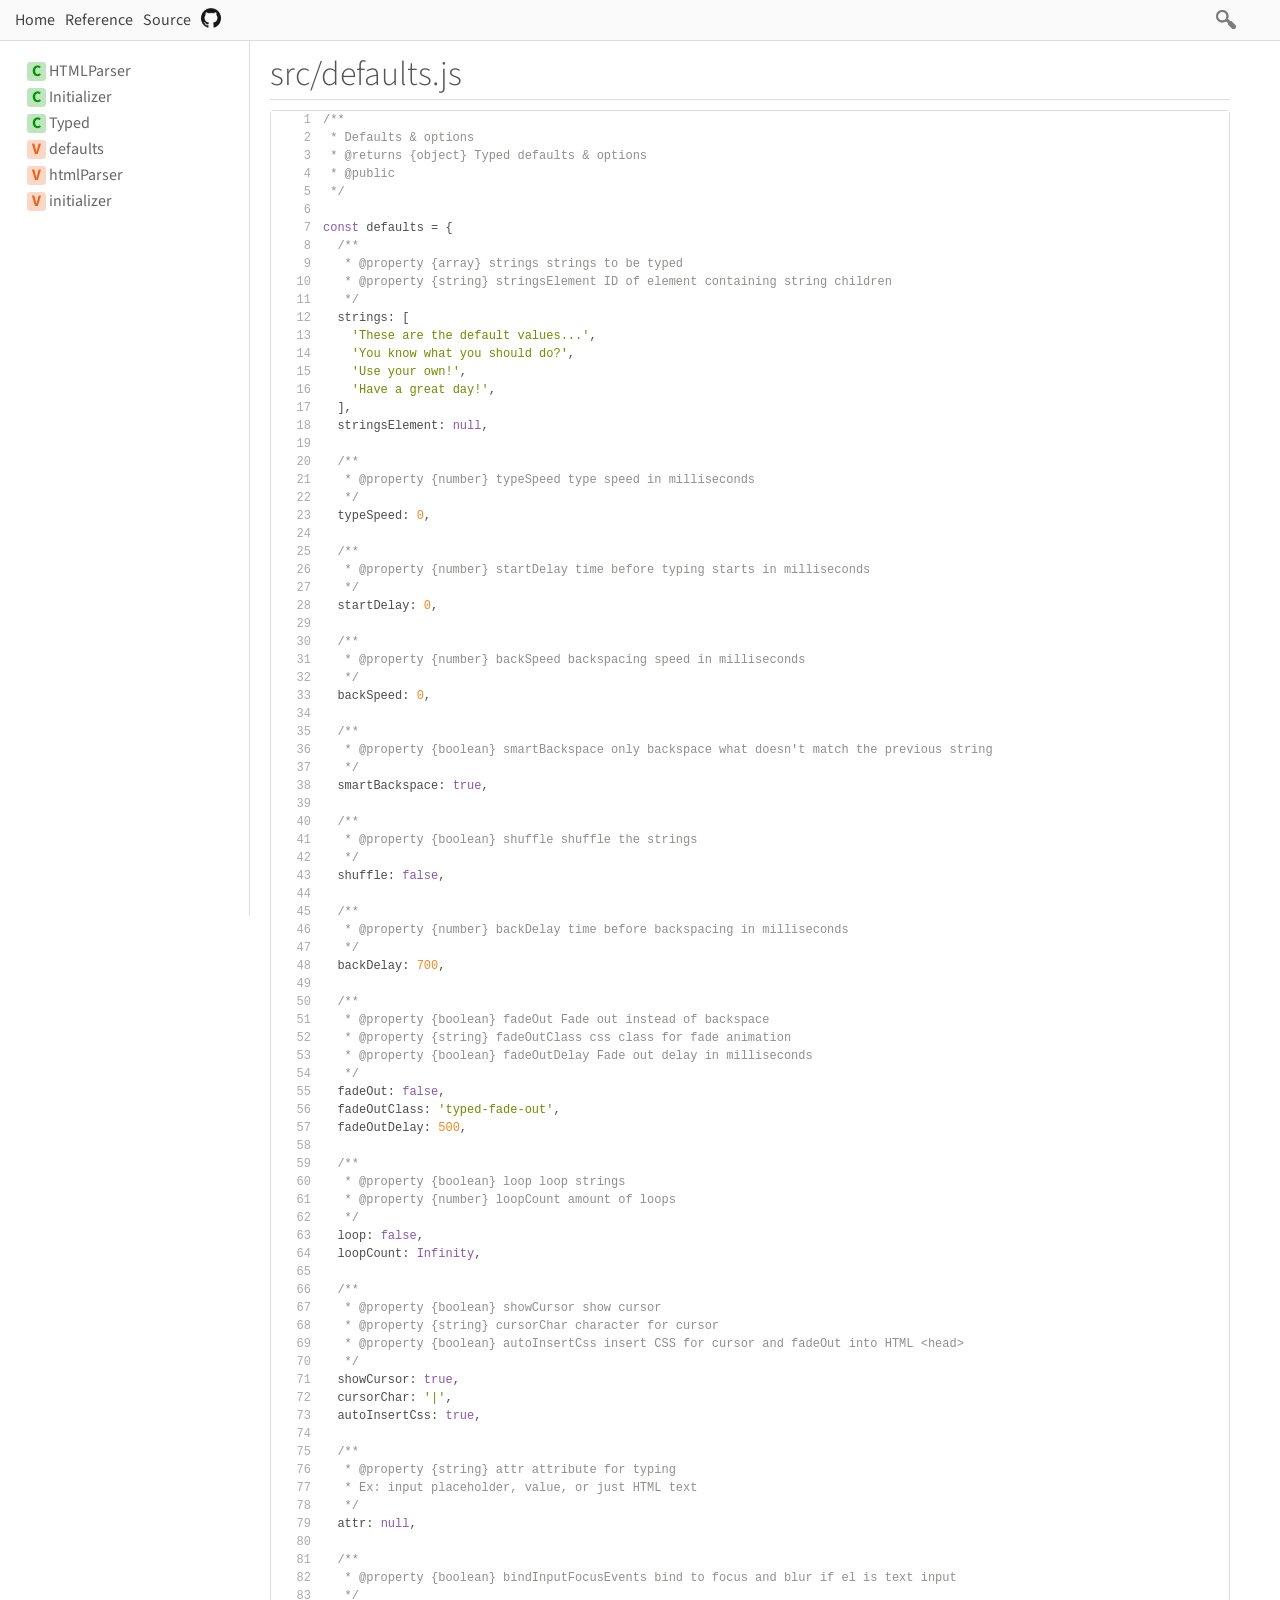
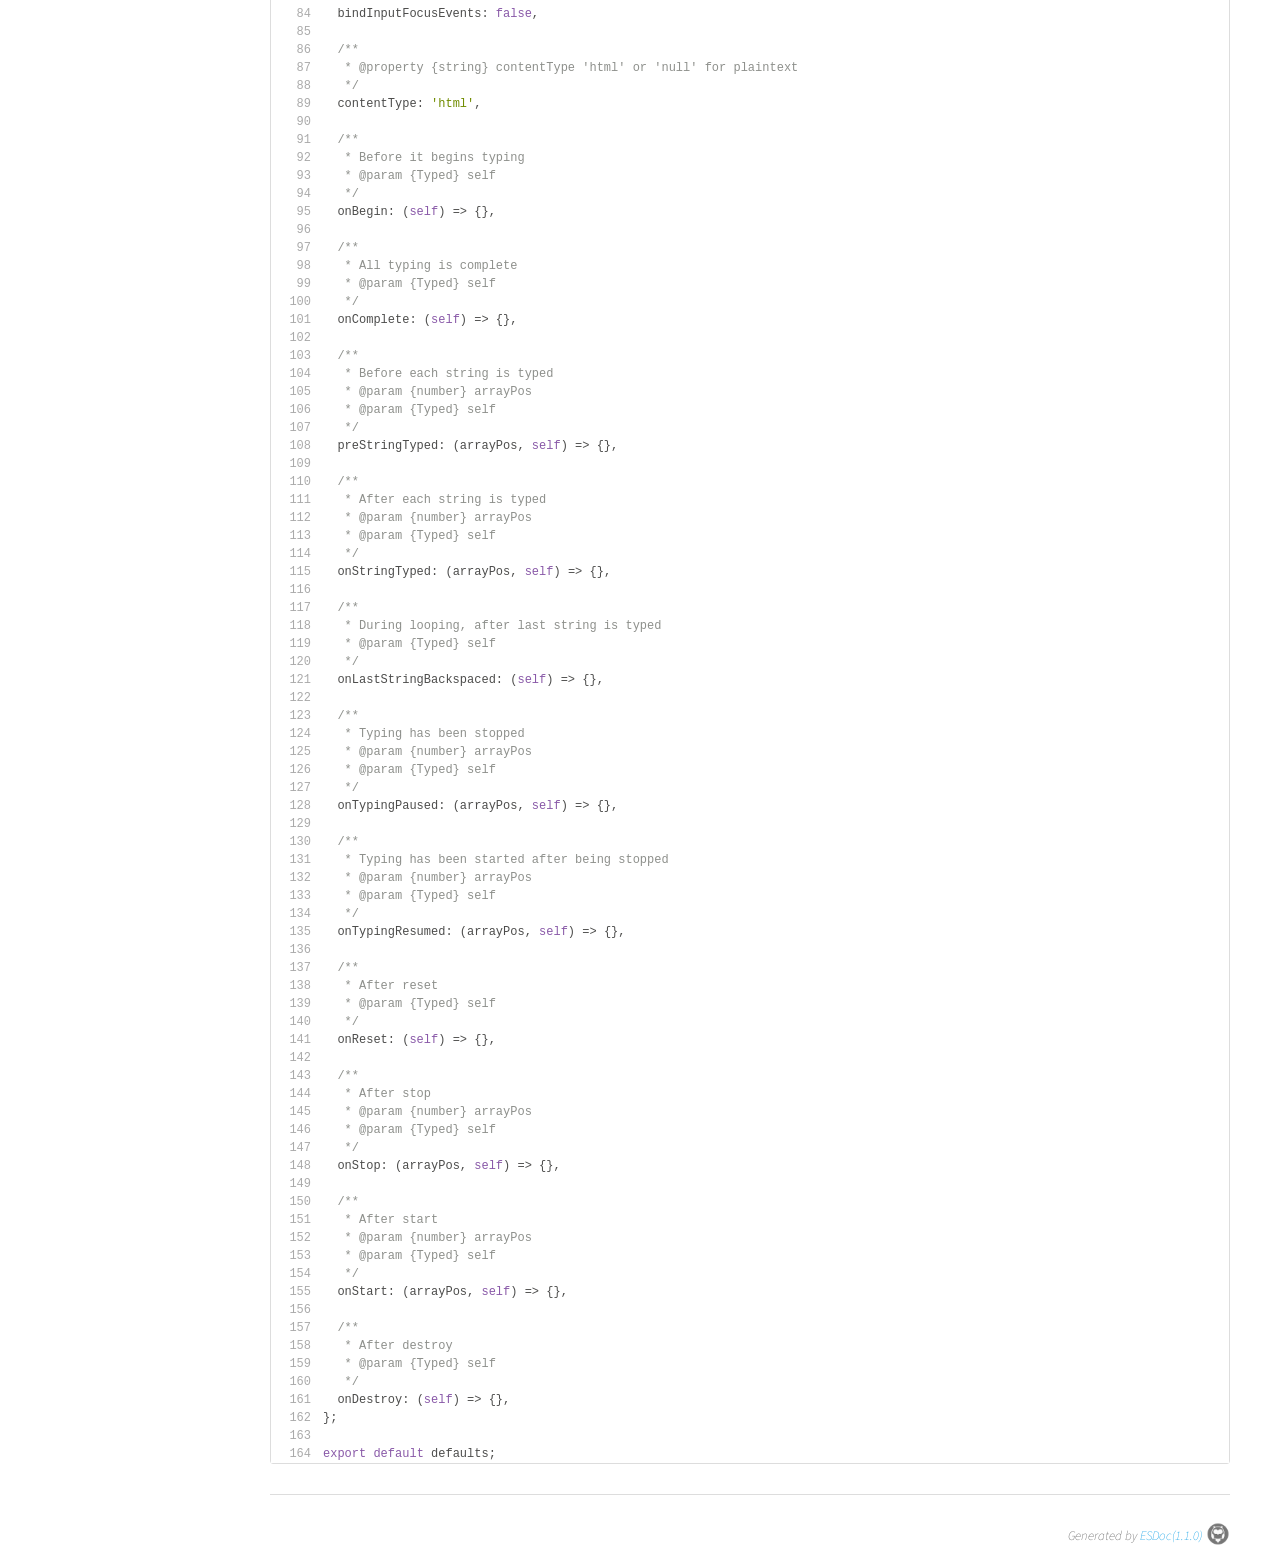
<file: mattboldt-typed.js-adbd700/docs/file/src/defaults.js.html>
<!DOCTYPE html>
<html>
<head>
  <meta charset="utf-8">
  <base data-ice="baseUrl" href="../../">
  <title data-ice="title">src/defaults.js | typed.js</title>
  <link type="text/css" rel="stylesheet" href="css/style.css">
  <link type="text/css" rel="stylesheet" href="css/prettify-tomorrow.css">
  <script src="script/prettify/prettify.js"></script>
  <script src="script/manual.js"></script>
<meta name="description" content="A JavaScript Typing Animation Library"><meta property="twitter:card" content="summary"><meta property="twitter:title" content="typed.js"><meta property="twitter:description" content="A JavaScript Typing Animation Library"></head>
<body class="layout-container" data-ice="rootContainer">

<header>
  <a href="./">Home</a>
  
  <a href="identifiers.html">Reference</a>
  <a href="source.html">Source</a>
  
  <div class="search-box">
  <span>
    <img src="./image/search.png">
    <span class="search-input-edge"></span><input class="search-input"><span class="search-input-edge"></span>
  </span>
    <ul class="search-result"></ul>
  </div>
<a style="position:relative; top:3px;" href="https://github.com/mattboldt/typed.js"><img width="20px" src="./image/github.png"></a></header>

<nav class="navigation" data-ice="nav"><div>
  <ul>
    
  <li data-ice="doc"><span data-ice="kind" class="kind-class">C</span><span data-ice="name"><span><a href="class/src/html-parser.js~HTMLParser.html">HTMLParser</a></span></span></li>
<li data-ice="doc"><span data-ice="kind" class="kind-class">C</span><span data-ice="name"><span><a href="class/src/initializer.js~Initializer.html">Initializer</a></span></span></li>
<li data-ice="doc"><span data-ice="kind" class="kind-class">C</span><span data-ice="name"><span><a href="class/src/typed.js~Typed.html">Typed</a></span></span></li>
<li data-ice="doc"><span data-ice="kind" class="kind-variable">V</span><span data-ice="name"><span><a href="variable/index.html#static-variable-defaults">defaults</a></span></span></li>
<li data-ice="doc"><span data-ice="kind" class="kind-variable">V</span><span data-ice="name"><span><a href="variable/index.html#static-variable-htmlParser">htmlParser</a></span></span></li>
<li data-ice="doc"><span data-ice="kind" class="kind-variable">V</span><span data-ice="name"><span><a href="variable/index.html#static-variable-initializer">initializer</a></span></span></li>
</ul>
</div>
</nav>

<div class="content" data-ice="content"><h1 data-ice="title">src/defaults.js</h1>
<pre class="source-code line-number raw-source-code"><code class="prettyprint linenums" data-ice="content">/**
 * Defaults &amp; options
 * @returns {object} Typed defaults &amp; options
 * @public
 */

const defaults = {
  /**
   * @property {array} strings strings to be typed
   * @property {string} stringsElement ID of element containing string children
   */
  strings: [
    &apos;These are the default values...&apos;,
    &apos;You know what you should do?&apos;,
    &apos;Use your own!&apos;,
    &apos;Have a great day!&apos;,
  ],
  stringsElement: null,

  /**
   * @property {number} typeSpeed type speed in milliseconds
   */
  typeSpeed: 0,

  /**
   * @property {number} startDelay time before typing starts in milliseconds
   */
  startDelay: 0,

  /**
   * @property {number} backSpeed backspacing speed in milliseconds
   */
  backSpeed: 0,

  /**
   * @property {boolean} smartBackspace only backspace what doesn&apos;t match the previous string
   */
  smartBackspace: true,

  /**
   * @property {boolean} shuffle shuffle the strings
   */
  shuffle: false,

  /**
   * @property {number} backDelay time before backspacing in milliseconds
   */
  backDelay: 700,

  /**
   * @property {boolean} fadeOut Fade out instead of backspace
   * @property {string} fadeOutClass css class for fade animation
   * @property {boolean} fadeOutDelay Fade out delay in milliseconds
   */
  fadeOut: false,
  fadeOutClass: &apos;typed-fade-out&apos;,
  fadeOutDelay: 500,

  /**
   * @property {boolean} loop loop strings
   * @property {number} loopCount amount of loops
   */
  loop: false,
  loopCount: Infinity,

  /**
   * @property {boolean} showCursor show cursor
   * @property {string} cursorChar character for cursor
   * @property {boolean} autoInsertCss insert CSS for cursor and fadeOut into HTML &lt;head&gt;
   */
  showCursor: true,
  cursorChar: &apos;|&apos;,
  autoInsertCss: true,

  /**
   * @property {string} attr attribute for typing
   * Ex: input placeholder, value, or just HTML text
   */
  attr: null,

  /**
   * @property {boolean} bindInputFocusEvents bind to focus and blur if el is text input
   */
  bindInputFocusEvents: false,

  /**
   * @property {string} contentType &apos;html&apos; or &apos;null&apos; for plaintext
   */
  contentType: &apos;html&apos;,

  /**
   * Before it begins typing
   * @param {Typed} self
   */
  onBegin: (self) =&gt; {},

  /**
   * All typing is complete
   * @param {Typed} self
   */
  onComplete: (self) =&gt; {},

  /**
   * Before each string is typed
   * @param {number} arrayPos
   * @param {Typed} self
   */
  preStringTyped: (arrayPos, self) =&gt; {},

  /**
   * After each string is typed
   * @param {number} arrayPos
   * @param {Typed} self
   */
  onStringTyped: (arrayPos, self) =&gt; {},

  /**
   * During looping, after last string is typed
   * @param {Typed} self
   */
  onLastStringBackspaced: (self) =&gt; {},

  /**
   * Typing has been stopped
   * @param {number} arrayPos
   * @param {Typed} self
   */
  onTypingPaused: (arrayPos, self) =&gt; {},

  /**
   * Typing has been started after being stopped
   * @param {number} arrayPos
   * @param {Typed} self
   */
  onTypingResumed: (arrayPos, self) =&gt; {},

  /**
   * After reset
   * @param {Typed} self
   */
  onReset: (self) =&gt; {},

  /**
   * After stop
   * @param {number} arrayPos
   * @param {Typed} self
   */
  onStop: (arrayPos, self) =&gt; {},

  /**
   * After start
   * @param {number} arrayPos
   * @param {Typed} self
   */
  onStart: (arrayPos, self) =&gt; {},

  /**
   * After destroy
   * @param {Typed} self
   */
  onDestroy: (self) =&gt; {},
};

export default defaults;
</code></pre>

</div>

<footer class="footer">
  Generated by <a href="https://esdoc.org">ESDoc<span data-ice="esdocVersion">(1.1.0)</span><img src="./image/esdoc-logo-mini-black.png"></a>
</footer>

<script src="script/search_index.js"></script>
<script src="script/search.js"></script>
<script src="script/pretty-print.js"></script>
<script src="script/inherited-summary.js"></script>
<script src="script/test-summary.js"></script>
<script src="script/inner-link.js"></script>
<script src="script/patch-for-local.js"></script>
</body>
</html>
</file>
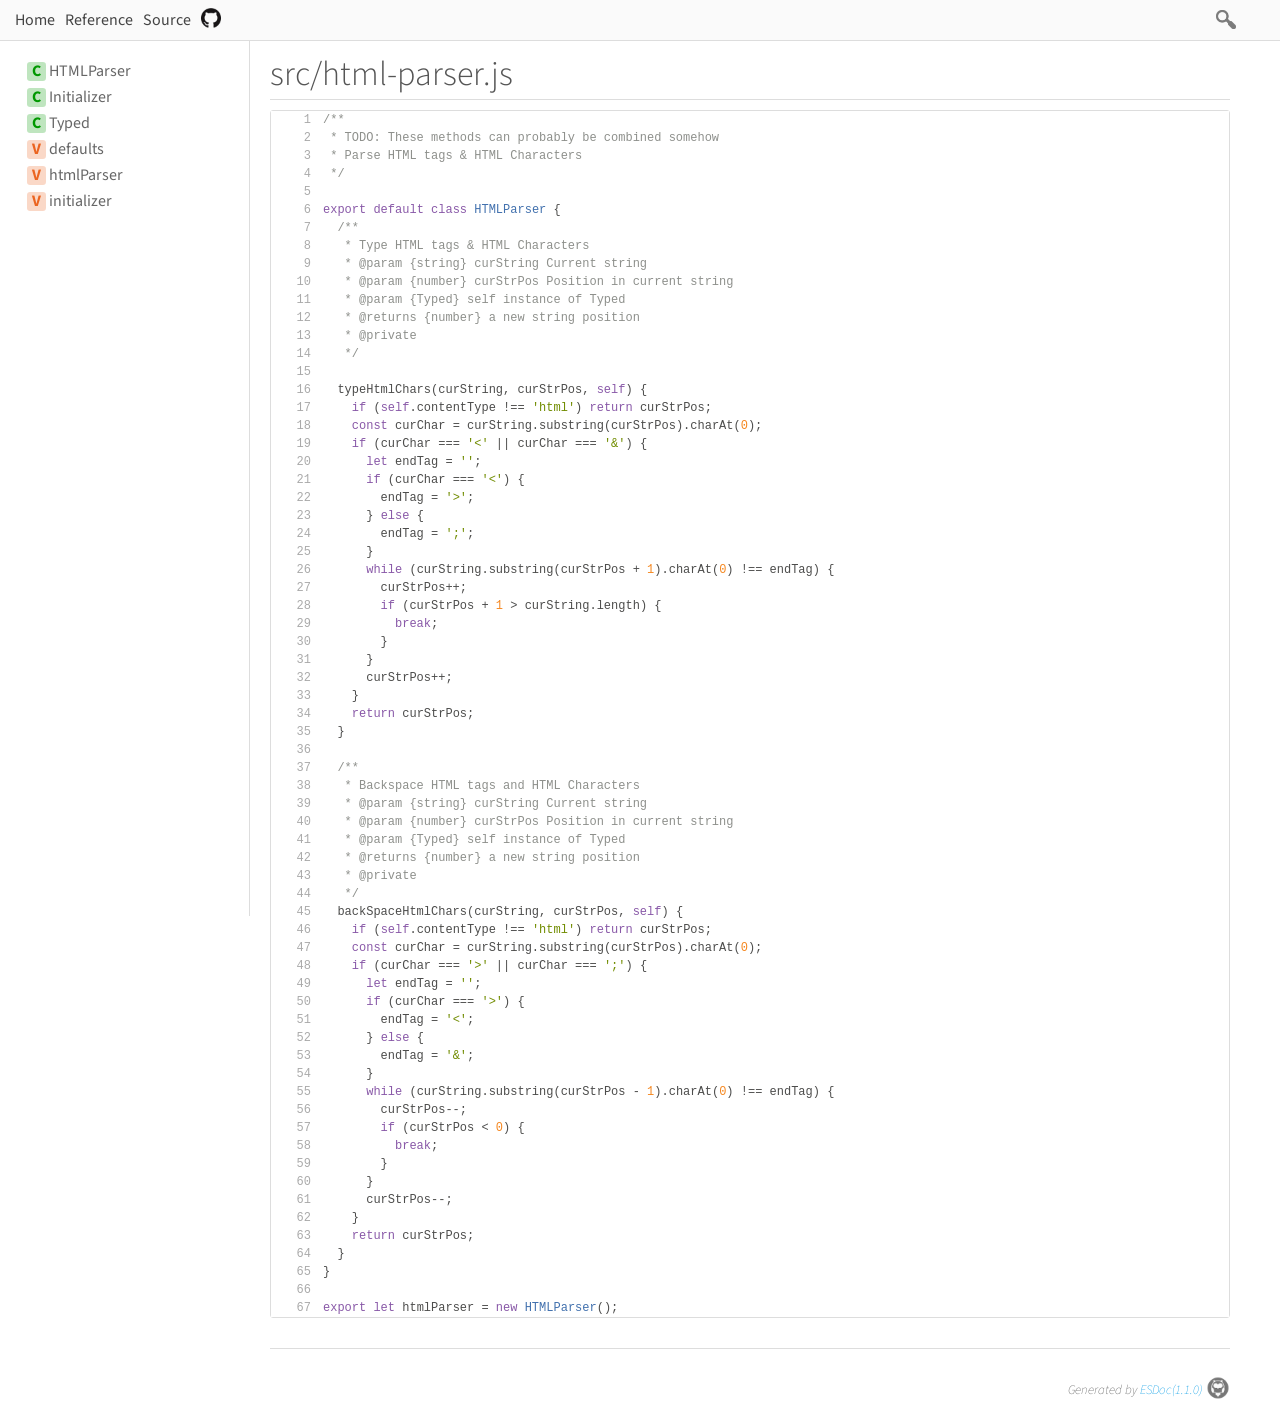
<file: mattboldt-typed.js-adbd700/docs/file/src/html-parser.js.html>
<!DOCTYPE html>
<html>
<head>
  <meta charset="utf-8">
  <base data-ice="baseUrl" href="../../">
  <title data-ice="title">src/html-parser.js | typed.js</title>
  <link type="text/css" rel="stylesheet" href="css/style.css">
  <link type="text/css" rel="stylesheet" href="css/prettify-tomorrow.css">
  <script src="script/prettify/prettify.js"></script>
  <script src="script/manual.js"></script>
<meta name="description" content="A JavaScript Typing Animation Library"><meta property="twitter:card" content="summary"><meta property="twitter:title" content="typed.js"><meta property="twitter:description" content="A JavaScript Typing Animation Library"></head>
<body class="layout-container" data-ice="rootContainer">

<header>
  <a href="./">Home</a>
  
  <a href="identifiers.html">Reference</a>
  <a href="source.html">Source</a>
  
  <div class="search-box">
  <span>
    <img src="./image/search.png">
    <span class="search-input-edge"></span><input class="search-input"><span class="search-input-edge"></span>
  </span>
    <ul class="search-result"></ul>
  </div>
<a style="position:relative; top:3px;" href="https://github.com/mattboldt/typed.js"><img width="20px" src="./image/github.png"></a></header>

<nav class="navigation" data-ice="nav"><div>
  <ul>
    
  <li data-ice="doc"><span data-ice="kind" class="kind-class">C</span><span data-ice="name"><span><a href="class/src/html-parser.js~HTMLParser.html">HTMLParser</a></span></span></li>
<li data-ice="doc"><span data-ice="kind" class="kind-class">C</span><span data-ice="name"><span><a href="class/src/initializer.js~Initializer.html">Initializer</a></span></span></li>
<li data-ice="doc"><span data-ice="kind" class="kind-class">C</span><span data-ice="name"><span><a href="class/src/typed.js~Typed.html">Typed</a></span></span></li>
<li data-ice="doc"><span data-ice="kind" class="kind-variable">V</span><span data-ice="name"><span><a href="variable/index.html#static-variable-defaults">defaults</a></span></span></li>
<li data-ice="doc"><span data-ice="kind" class="kind-variable">V</span><span data-ice="name"><span><a href="variable/index.html#static-variable-htmlParser">htmlParser</a></span></span></li>
<li data-ice="doc"><span data-ice="kind" class="kind-variable">V</span><span data-ice="name"><span><a href="variable/index.html#static-variable-initializer">initializer</a></span></span></li>
</ul>
</div>
</nav>

<div class="content" data-ice="content"><h1 data-ice="title">src/html-parser.js</h1>
<pre class="source-code line-number raw-source-code"><code class="prettyprint linenums" data-ice="content">/**
 * TODO: These methods can probably be combined somehow
 * Parse HTML tags &amp; HTML Characters
 */

export default class HTMLParser {
  /**
   * Type HTML tags &amp; HTML Characters
   * @param {string} curString Current string
   * @param {number} curStrPos Position in current string
   * @param {Typed} self instance of Typed
   * @returns {number} a new string position
   * @private
   */

  typeHtmlChars(curString, curStrPos, self) {
    if (self.contentType !== &apos;html&apos;) return curStrPos;
    const curChar = curString.substring(curStrPos).charAt(0);
    if (curChar === &apos;&lt;&apos; || curChar === &apos;&amp;&apos;) {
      let endTag = &apos;&apos;;
      if (curChar === &apos;&lt;&apos;) {
        endTag = &apos;&gt;&apos;;
      } else {
        endTag = &apos;;&apos;;
      }
      while (curString.substring(curStrPos + 1).charAt(0) !== endTag) {
        curStrPos++;
        if (curStrPos + 1 &gt; curString.length) {
          break;
        }
      }
      curStrPos++;
    }
    return curStrPos;
  }

  /**
   * Backspace HTML tags and HTML Characters
   * @param {string} curString Current string
   * @param {number} curStrPos Position in current string
   * @param {Typed} self instance of Typed
   * @returns {number} a new string position
   * @private
   */
  backSpaceHtmlChars(curString, curStrPos, self) {
    if (self.contentType !== &apos;html&apos;) return curStrPos;
    const curChar = curString.substring(curStrPos).charAt(0);
    if (curChar === &apos;&gt;&apos; || curChar === &apos;;&apos;) {
      let endTag = &apos;&apos;;
      if (curChar === &apos;&gt;&apos;) {
        endTag = &apos;&lt;&apos;;
      } else {
        endTag = &apos;&amp;&apos;;
      }
      while (curString.substring(curStrPos - 1).charAt(0) !== endTag) {
        curStrPos--;
        if (curStrPos &lt; 0) {
          break;
        }
      }
      curStrPos--;
    }
    return curStrPos;
  }
}

export let htmlParser = new HTMLParser();
</code></pre>

</div>

<footer class="footer">
  Generated by <a href="https://esdoc.org">ESDoc<span data-ice="esdocVersion">(1.1.0)</span><img src="./image/esdoc-logo-mini-black.png"></a>
</footer>

<script src="script/search_index.js"></script>
<script src="script/search.js"></script>
<script src="script/pretty-print.js"></script>
<script src="script/inherited-summary.js"></script>
<script src="script/test-summary.js"></script>
<script src="script/inner-link.js"></script>
<script src="script/patch-for-local.js"></script>
</body>
</html>
</file>
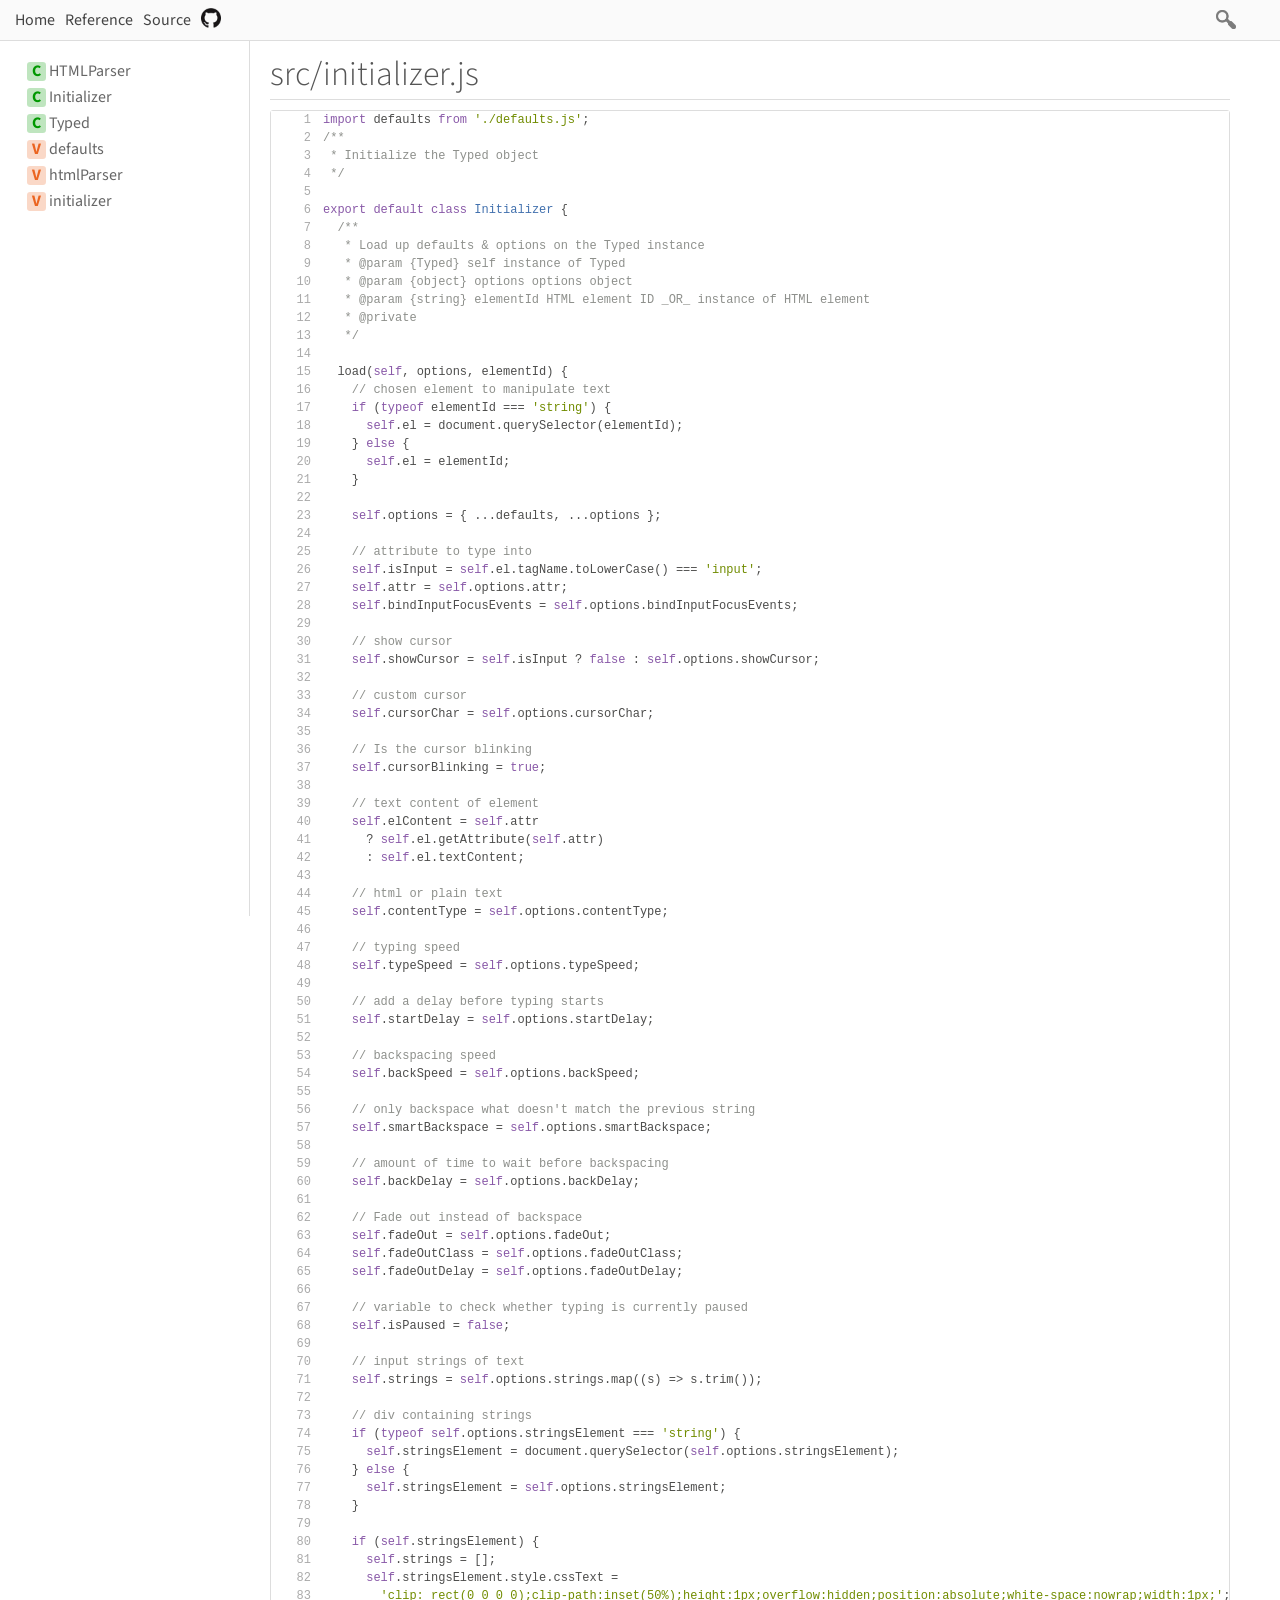
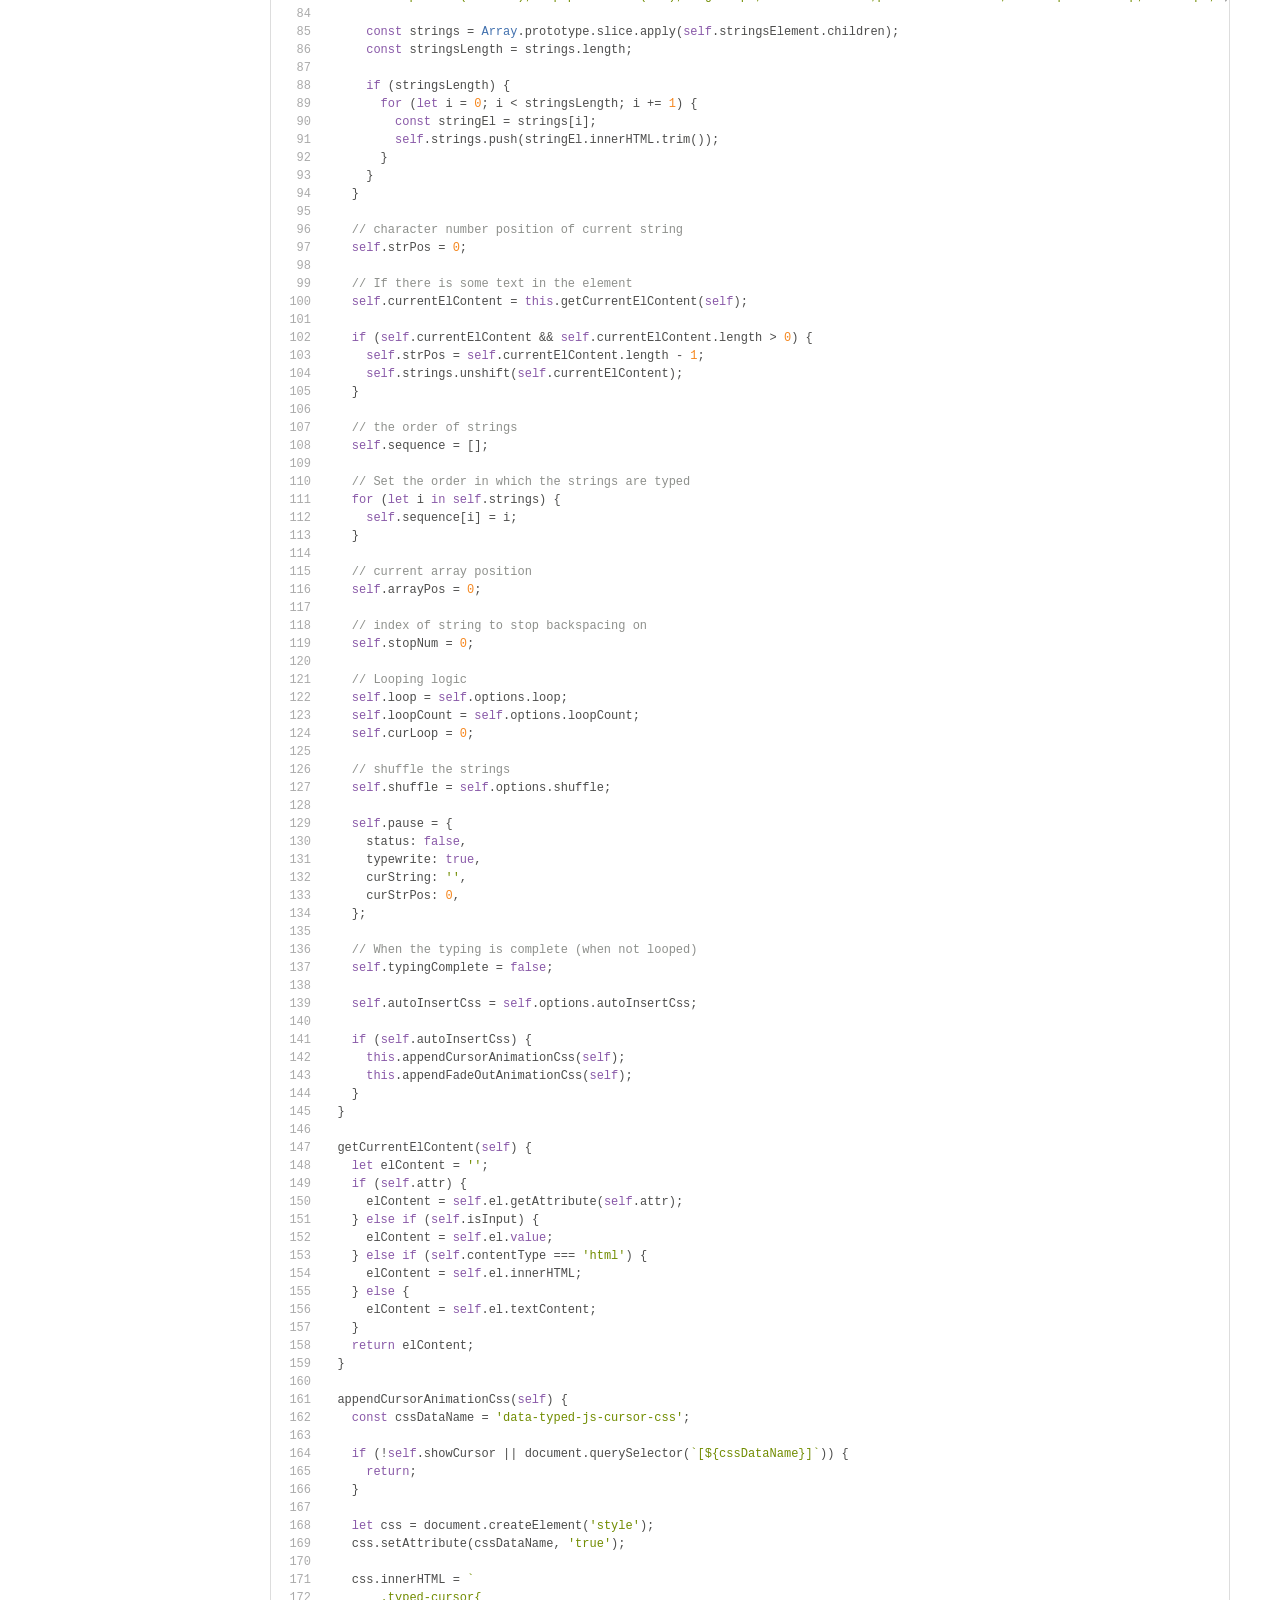
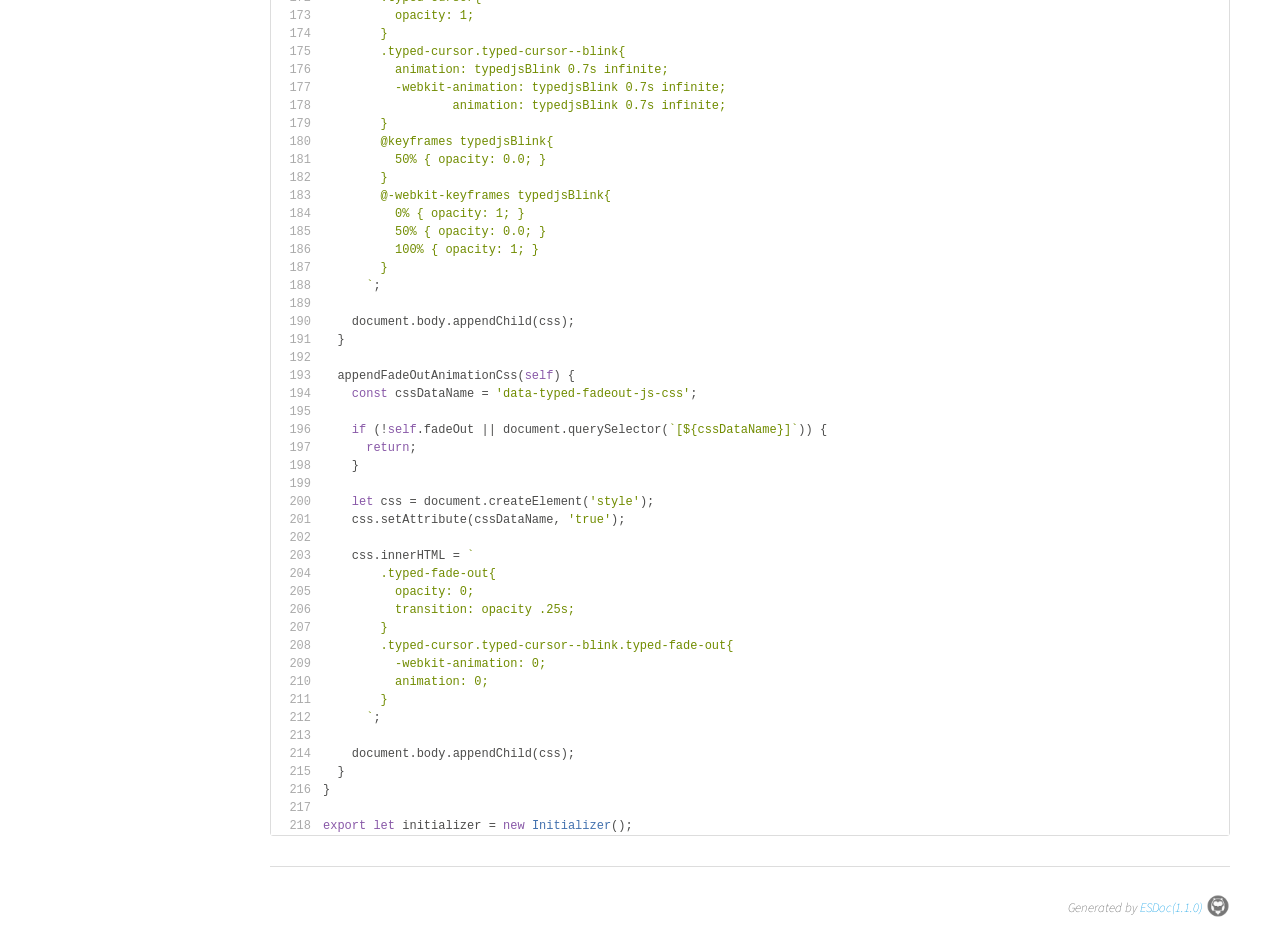
<file: mattboldt-typed.js-adbd700/docs/file/src/initializer.js.html>
<!DOCTYPE html>
<html>
<head>
  <meta charset="utf-8">
  <base data-ice="baseUrl" href="../../">
  <title data-ice="title">src/initializer.js | typed.js</title>
  <link type="text/css" rel="stylesheet" href="css/style.css">
  <link type="text/css" rel="stylesheet" href="css/prettify-tomorrow.css">
  <script src="script/prettify/prettify.js"></script>
  <script src="script/manual.js"></script>
<meta name="description" content="A JavaScript Typing Animation Library"><meta property="twitter:card" content="summary"><meta property="twitter:title" content="typed.js"><meta property="twitter:description" content="A JavaScript Typing Animation Library"></head>
<body class="layout-container" data-ice="rootContainer">

<header>
  <a href="./">Home</a>
  
  <a href="identifiers.html">Reference</a>
  <a href="source.html">Source</a>
  
  <div class="search-box">
  <span>
    <img src="./image/search.png">
    <span class="search-input-edge"></span><input class="search-input"><span class="search-input-edge"></span>
  </span>
    <ul class="search-result"></ul>
  </div>
<a style="position:relative; top:3px;" href="https://github.com/mattboldt/typed.js"><img width="20px" src="./image/github.png"></a></header>

<nav class="navigation" data-ice="nav"><div>
  <ul>
    
  <li data-ice="doc"><span data-ice="kind" class="kind-class">C</span><span data-ice="name"><span><a href="class/src/html-parser.js~HTMLParser.html">HTMLParser</a></span></span></li>
<li data-ice="doc"><span data-ice="kind" class="kind-class">C</span><span data-ice="name"><span><a href="class/src/initializer.js~Initializer.html">Initializer</a></span></span></li>
<li data-ice="doc"><span data-ice="kind" class="kind-class">C</span><span data-ice="name"><span><a href="class/src/typed.js~Typed.html">Typed</a></span></span></li>
<li data-ice="doc"><span data-ice="kind" class="kind-variable">V</span><span data-ice="name"><span><a href="variable/index.html#static-variable-defaults">defaults</a></span></span></li>
<li data-ice="doc"><span data-ice="kind" class="kind-variable">V</span><span data-ice="name"><span><a href="variable/index.html#static-variable-htmlParser">htmlParser</a></span></span></li>
<li data-ice="doc"><span data-ice="kind" class="kind-variable">V</span><span data-ice="name"><span><a href="variable/index.html#static-variable-initializer">initializer</a></span></span></li>
</ul>
</div>
</nav>

<div class="content" data-ice="content"><h1 data-ice="title">src/initializer.js</h1>
<pre class="source-code line-number raw-source-code"><code class="prettyprint linenums" data-ice="content">import defaults from &apos;./defaults.js&apos;;
/**
 * Initialize the Typed object
 */

export default class Initializer {
  /**
   * Load up defaults &amp; options on the Typed instance
   * @param {Typed} self instance of Typed
   * @param {object} options options object
   * @param {string} elementId HTML element ID _OR_ instance of HTML element
   * @private
   */

  load(self, options, elementId) {
    // chosen element to manipulate text
    if (typeof elementId === &apos;string&apos;) {
      self.el = document.querySelector(elementId);
    } else {
      self.el = elementId;
    }

    self.options = { ...defaults, ...options };

    // attribute to type into
    self.isInput = self.el.tagName.toLowerCase() === &apos;input&apos;;
    self.attr = self.options.attr;
    self.bindInputFocusEvents = self.options.bindInputFocusEvents;

    // show cursor
    self.showCursor = self.isInput ? false : self.options.showCursor;

    // custom cursor
    self.cursorChar = self.options.cursorChar;

    // Is the cursor blinking
    self.cursorBlinking = true;

    // text content of element
    self.elContent = self.attr
      ? self.el.getAttribute(self.attr)
      : self.el.textContent;

    // html or plain text
    self.contentType = self.options.contentType;

    // typing speed
    self.typeSpeed = self.options.typeSpeed;

    // add a delay before typing starts
    self.startDelay = self.options.startDelay;

    // backspacing speed
    self.backSpeed = self.options.backSpeed;

    // only backspace what doesn&apos;t match the previous string
    self.smartBackspace = self.options.smartBackspace;

    // amount of time to wait before backspacing
    self.backDelay = self.options.backDelay;

    // Fade out instead of backspace
    self.fadeOut = self.options.fadeOut;
    self.fadeOutClass = self.options.fadeOutClass;
    self.fadeOutDelay = self.options.fadeOutDelay;

    // variable to check whether typing is currently paused
    self.isPaused = false;

    // input strings of text
    self.strings = self.options.strings.map((s) =&gt; s.trim());

    // div containing strings
    if (typeof self.options.stringsElement === &apos;string&apos;) {
      self.stringsElement = document.querySelector(self.options.stringsElement);
    } else {
      self.stringsElement = self.options.stringsElement;
    }

    if (self.stringsElement) {
      self.strings = [];
      self.stringsElement.style.cssText =
        &apos;clip: rect(0 0 0 0);clip-path:inset(50%);height:1px;overflow:hidden;position:absolute;white-space:nowrap;width:1px;&apos;;

      const strings = Array.prototype.slice.apply(self.stringsElement.children);
      const stringsLength = strings.length;

      if (stringsLength) {
        for (let i = 0; i &lt; stringsLength; i += 1) {
          const stringEl = strings[i];
          self.strings.push(stringEl.innerHTML.trim());
        }
      }
    }

    // character number position of current string
    self.strPos = 0;

    // If there is some text in the element
    self.currentElContent = this.getCurrentElContent(self);

    if (self.currentElContent &amp;&amp; self.currentElContent.length &gt; 0) {
      self.strPos = self.currentElContent.length - 1;
      self.strings.unshift(self.currentElContent);
    }

    // the order of strings
    self.sequence = [];

    // Set the order in which the strings are typed
    for (let i in self.strings) {
      self.sequence[i] = i;
    }

    // current array position
    self.arrayPos = 0;

    // index of string to stop backspacing on
    self.stopNum = 0;

    // Looping logic
    self.loop = self.options.loop;
    self.loopCount = self.options.loopCount;
    self.curLoop = 0;

    // shuffle the strings
    self.shuffle = self.options.shuffle;

    self.pause = {
      status: false,
      typewrite: true,
      curString: &apos;&apos;,
      curStrPos: 0,
    };

    // When the typing is complete (when not looped)
    self.typingComplete = false;

    self.autoInsertCss = self.options.autoInsertCss;

    if (self.autoInsertCss) {
      this.appendCursorAnimationCss(self);
      this.appendFadeOutAnimationCss(self);
    }
  }

  getCurrentElContent(self) {
    let elContent = &apos;&apos;;
    if (self.attr) {
      elContent = self.el.getAttribute(self.attr);
    } else if (self.isInput) {
      elContent = self.el.value;
    } else if (self.contentType === &apos;html&apos;) {
      elContent = self.el.innerHTML;
    } else {
      elContent = self.el.textContent;
    }
    return elContent;
  }

  appendCursorAnimationCss(self) {
    const cssDataName = &apos;data-typed-js-cursor-css&apos;;

    if (!self.showCursor || document.querySelector(`[${cssDataName}]`)) {
      return;
    }

    let css = document.createElement(&apos;style&apos;);
    css.setAttribute(cssDataName, &apos;true&apos;);

    css.innerHTML = `
        .typed-cursor{
          opacity: 1;
        }
        .typed-cursor.typed-cursor--blink{
          animation: typedjsBlink 0.7s infinite;
          -webkit-animation: typedjsBlink 0.7s infinite;
                  animation: typedjsBlink 0.7s infinite;
        }
        @keyframes typedjsBlink{
          50% { opacity: 0.0; }
        }
        @-webkit-keyframes typedjsBlink{
          0% { opacity: 1; }
          50% { opacity: 0.0; }
          100% { opacity: 1; }
        }
      `;

    document.body.appendChild(css);
  }

  appendFadeOutAnimationCss(self) {
    const cssDataName = &apos;data-typed-fadeout-js-css&apos;;

    if (!self.fadeOut || document.querySelector(`[${cssDataName}]`)) {
      return;
    }

    let css = document.createElement(&apos;style&apos;);
    css.setAttribute(cssDataName, &apos;true&apos;);

    css.innerHTML = `
        .typed-fade-out{
          opacity: 0;
          transition: opacity .25s;
        }
        .typed-cursor.typed-cursor--blink.typed-fade-out{
          -webkit-animation: 0;
          animation: 0;
        }
      `;

    document.body.appendChild(css);
  }
}

export let initializer = new Initializer();
</code></pre>

</div>

<footer class="footer">
  Generated by <a href="https://esdoc.org">ESDoc<span data-ice="esdocVersion">(1.1.0)</span><img src="./image/esdoc-logo-mini-black.png"></a>
</footer>

<script src="script/search_index.js"></script>
<script src="script/search.js"></script>
<script src="script/pretty-print.js"></script>
<script src="script/inherited-summary.js"></script>
<script src="script/test-summary.js"></script>
<script src="script/inner-link.js"></script>
<script src="script/patch-for-local.js"></script>
</body>
</html>
</file>
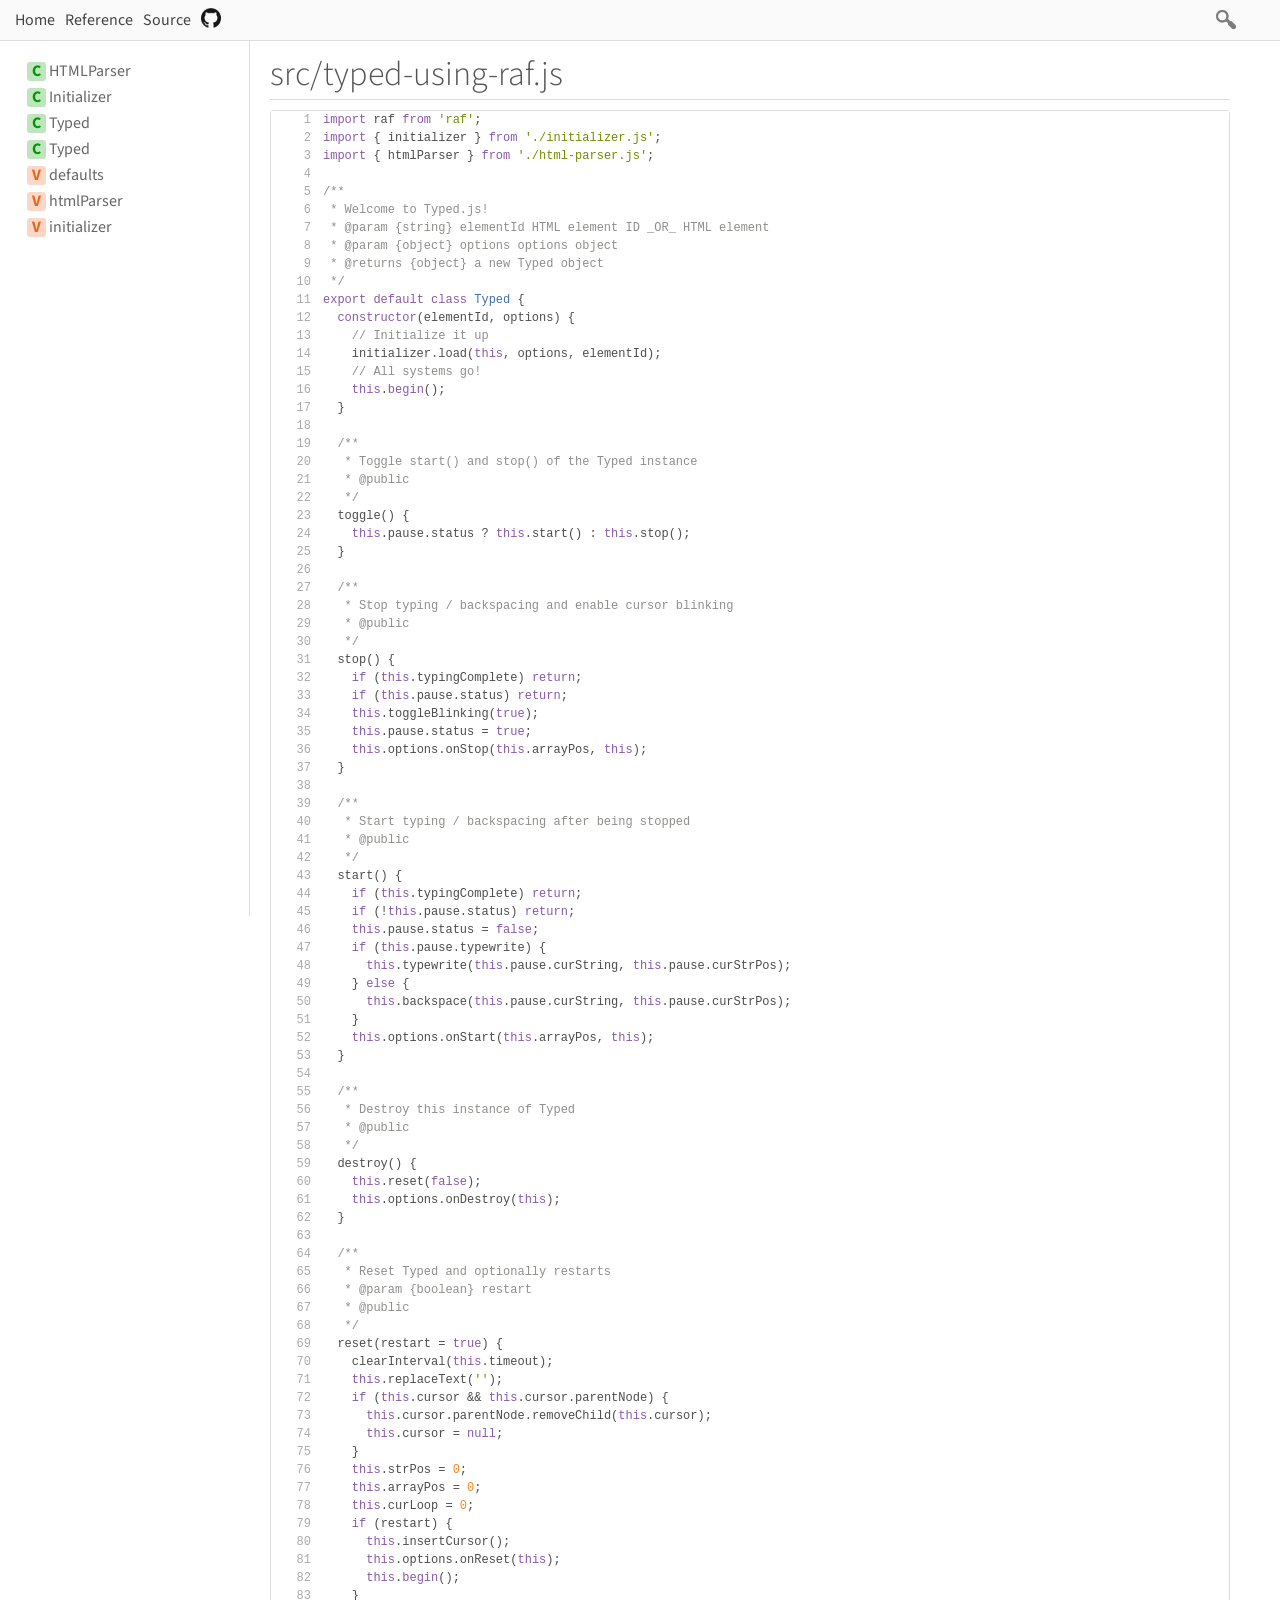
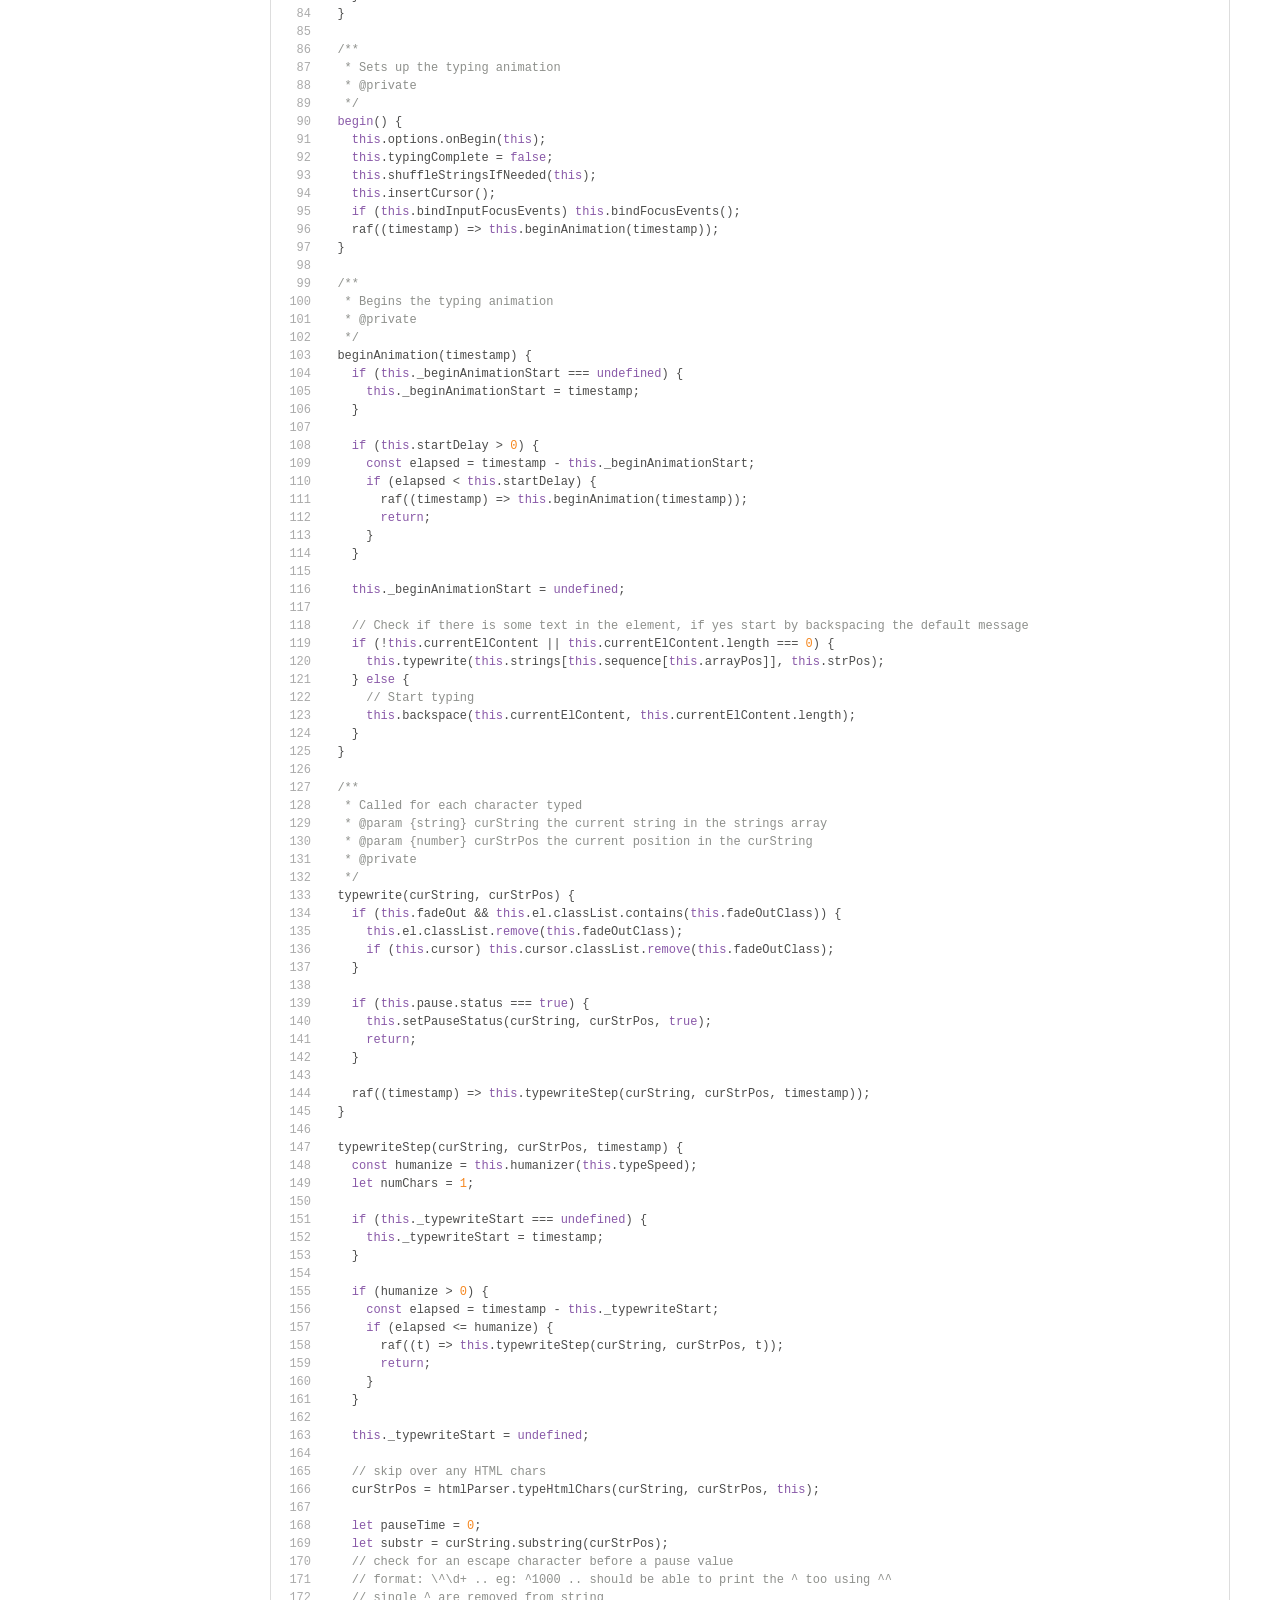
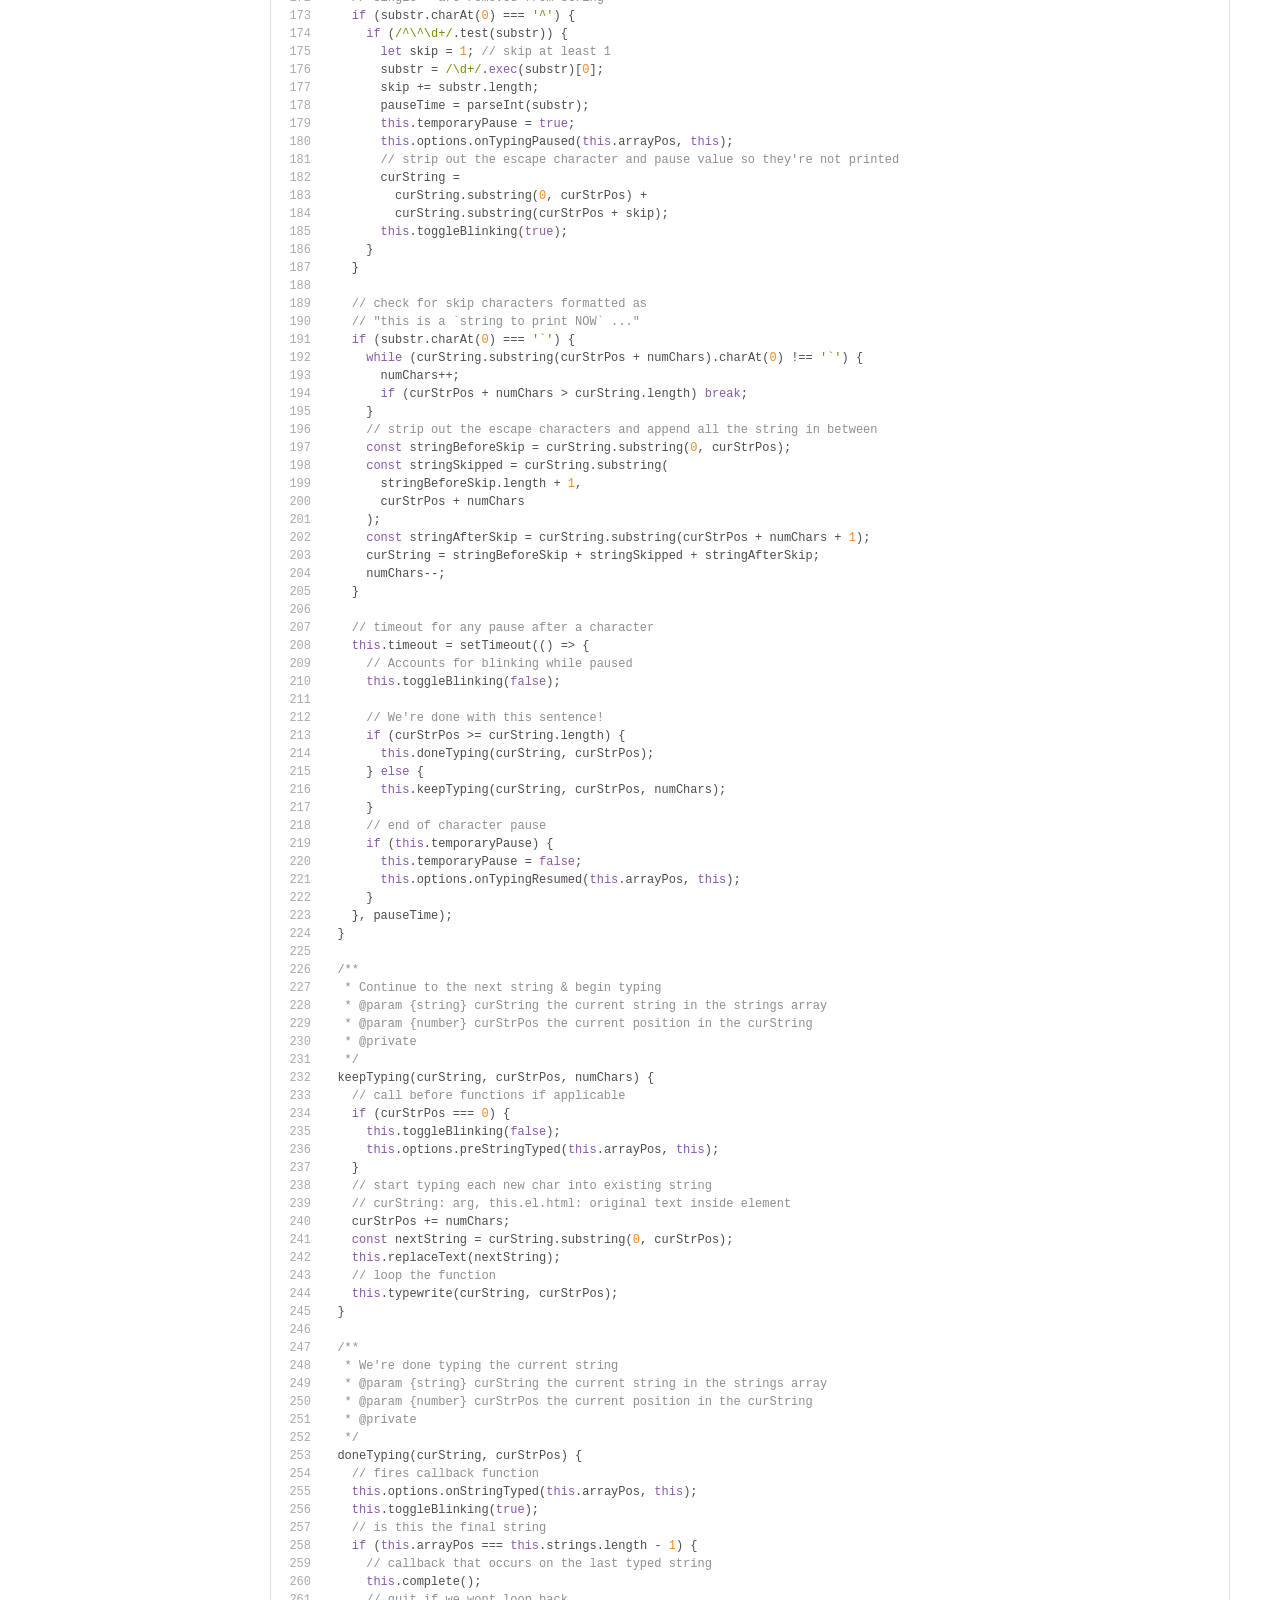
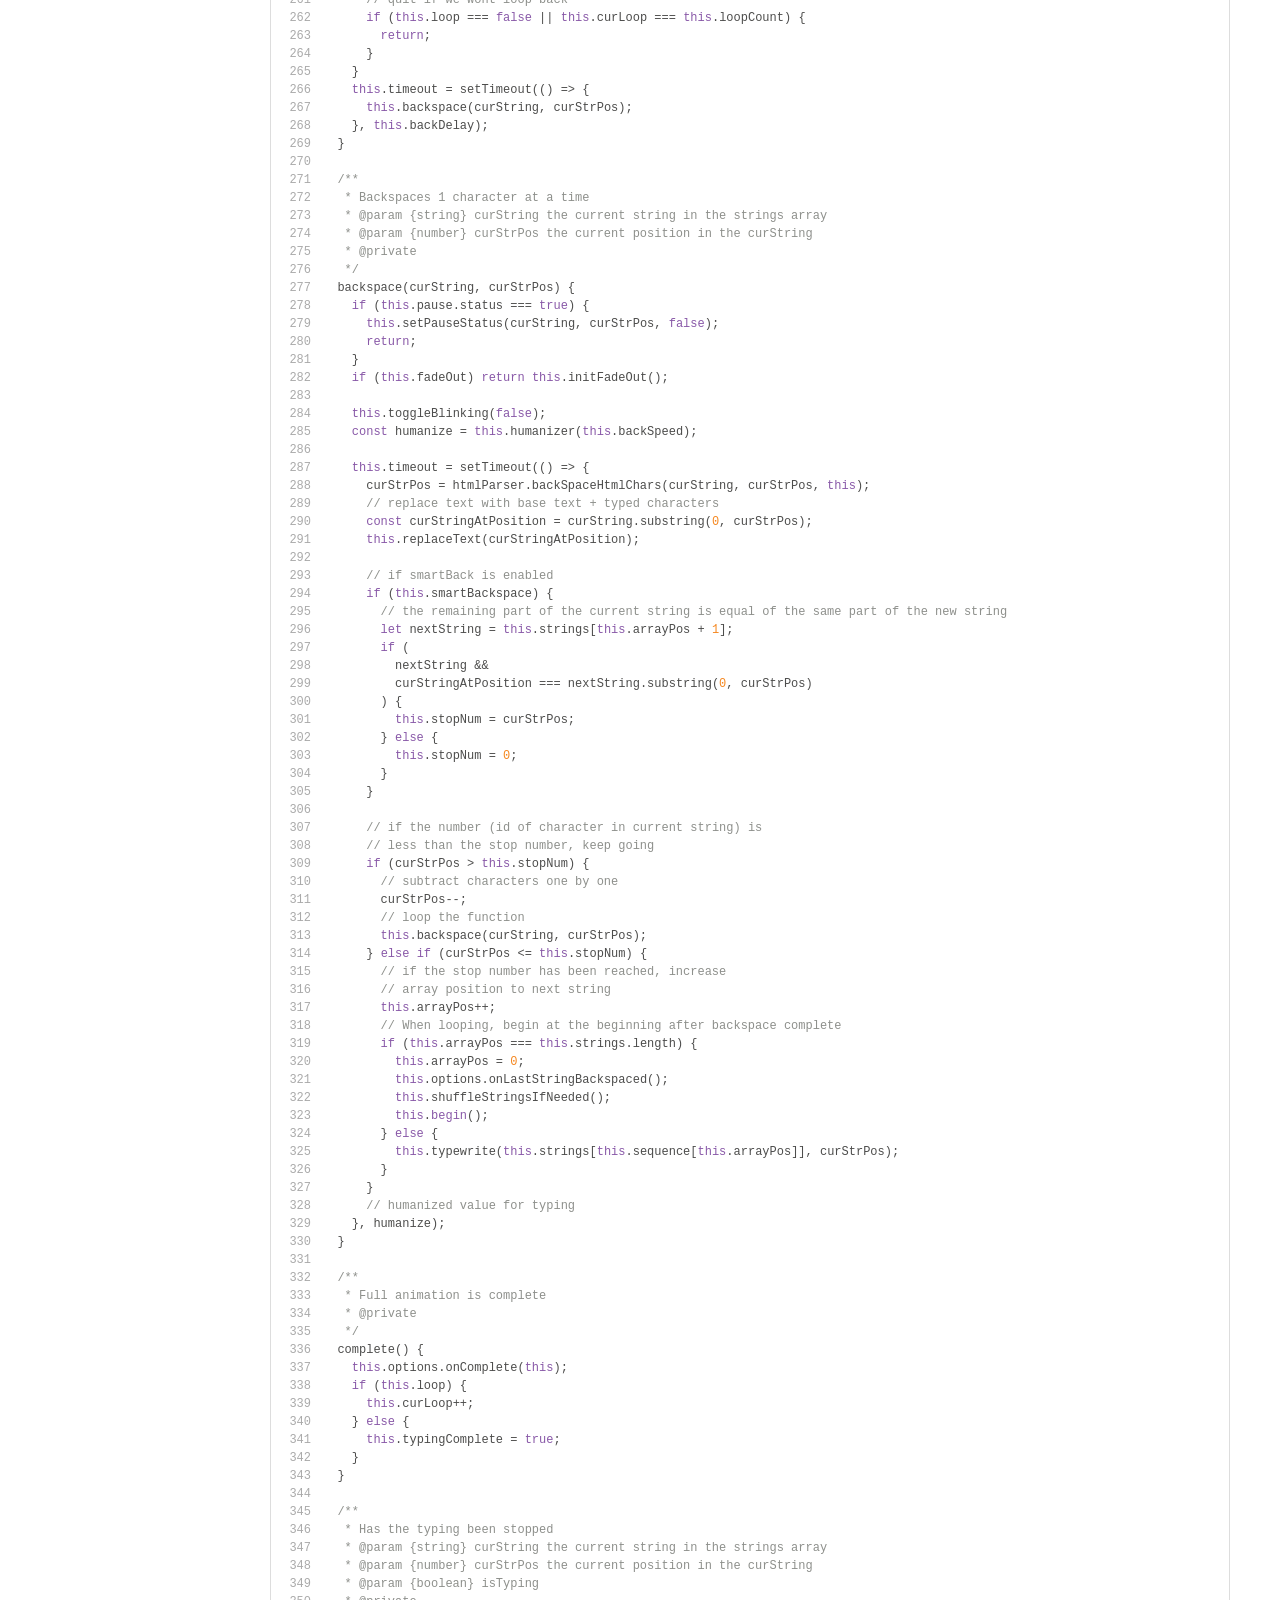
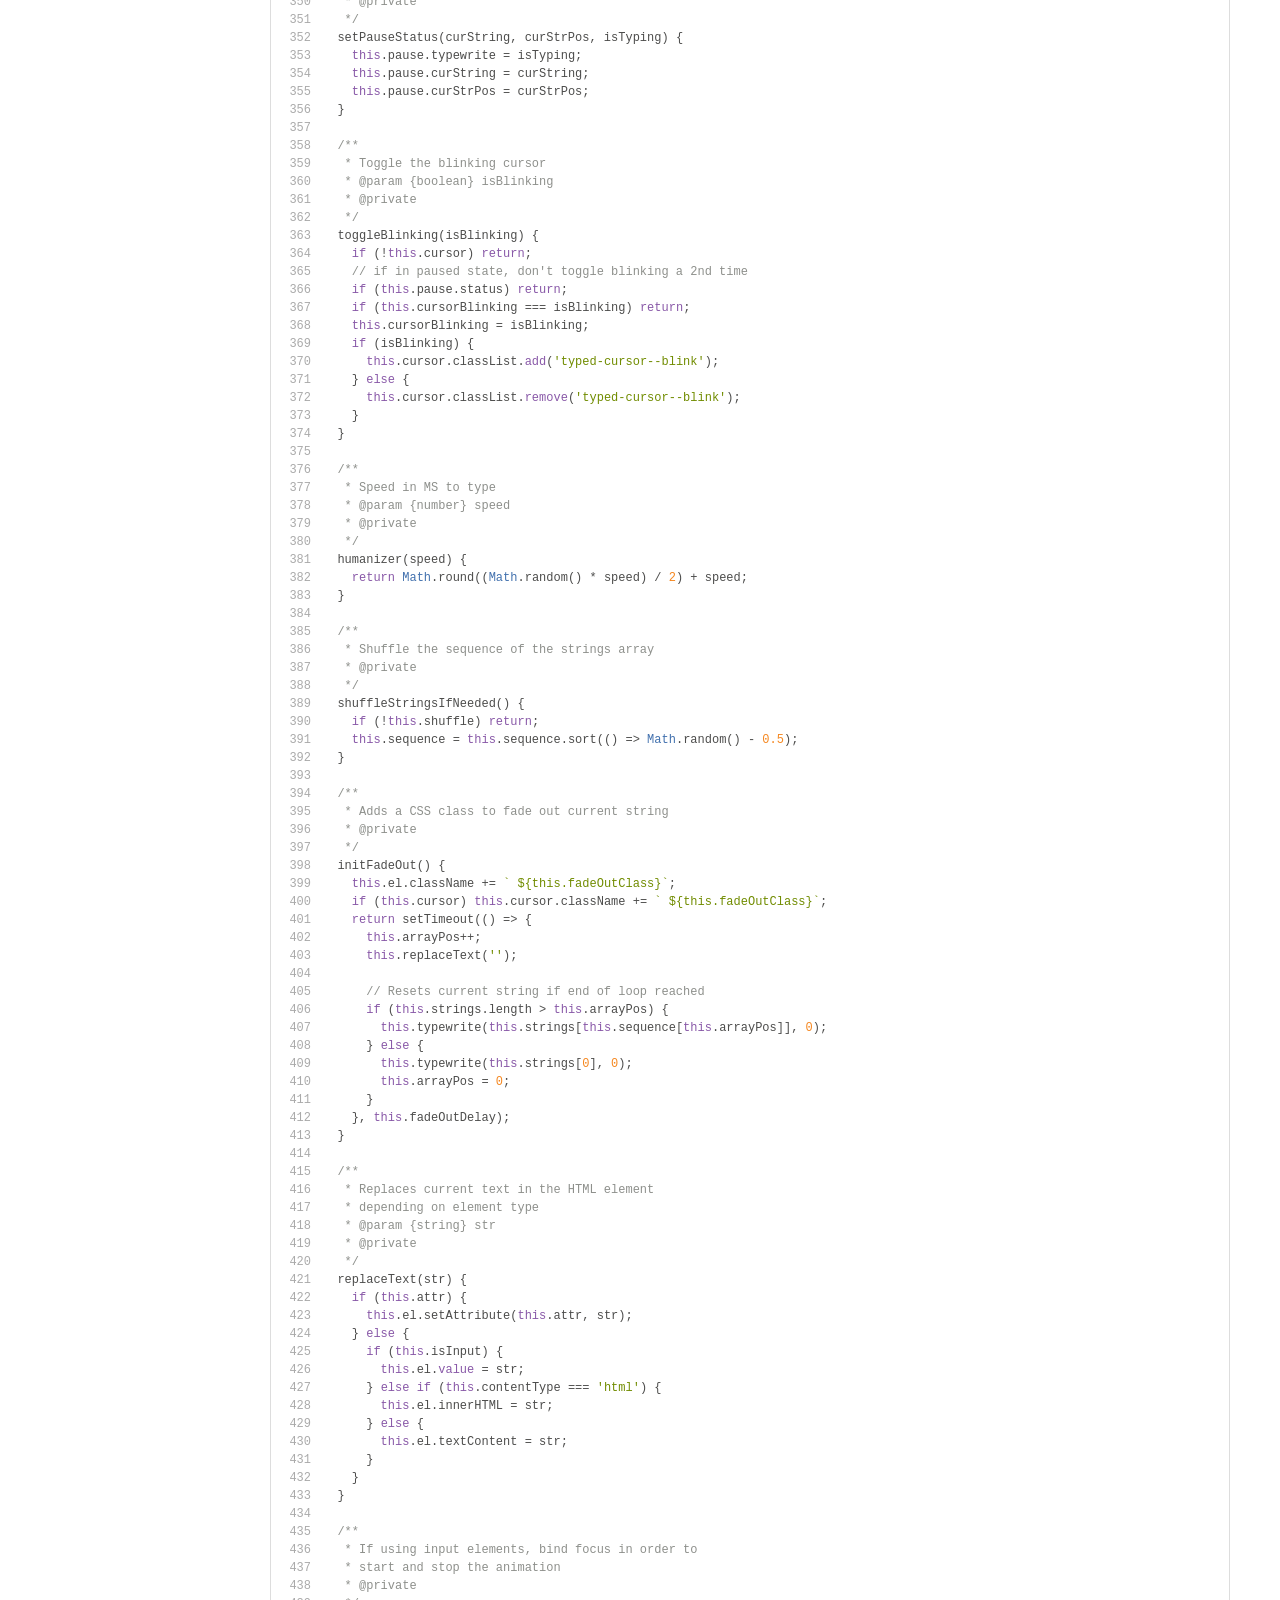
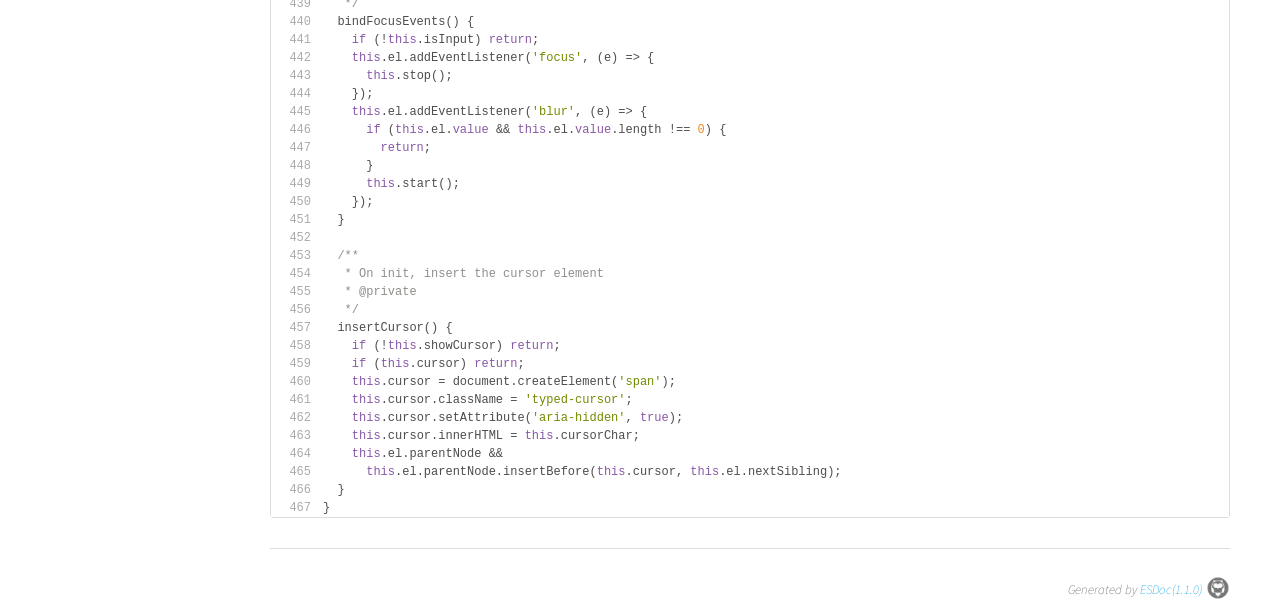
<file: mattboldt-typed.js-adbd700/docs/file/src/typed-using-raf.js.html>
<!DOCTYPE html>
<html>
<head>
  <meta charset="utf-8">
  <base data-ice="baseUrl" href="../../">
  <title data-ice="title">src/typed-using-raf.js | typed.js</title>
  <link type="text/css" rel="stylesheet" href="css/style.css">
  <link type="text/css" rel="stylesheet" href="css/prettify-tomorrow.css">
  <script src="script/prettify/prettify.js"></script>
  <script src="script/manual.js"></script>
<meta name="description" content="A JavaScript Typing Animation Library"><meta property="twitter:card" content="summary"><meta property="twitter:title" content="typed.js"><meta property="twitter:description" content="A JavaScript Typing Animation Library"></head>
<body class="layout-container" data-ice="rootContainer">

<header>
  <a href="./">Home</a>
  
  <a href="identifiers.html">Reference</a>
  <a href="source.html">Source</a>
  
  <div class="search-box">
  <span>
    <img src="./image/search.png">
    <span class="search-input-edge"></span><input class="search-input"><span class="search-input-edge"></span>
  </span>
    <ul class="search-result"></ul>
  </div>
<a style="position:relative; top:3px;" href="https://github.com/mattboldt/typed.js"><img width="20px" src="./image/github.png"></a></header>

<nav class="navigation" data-ice="nav"><div>
  <ul>
    
  <li data-ice="doc"><span data-ice="kind" class="kind-class">C</span><span data-ice="name"><span><a href="class/src/html-parser.js~HTMLParser.html">HTMLParser</a></span></span></li>
<li data-ice="doc"><span data-ice="kind" class="kind-class">C</span><span data-ice="name"><span><a href="class/src/initializer.js~Initializer.html">Initializer</a></span></span></li>
<li data-ice="doc"><span data-ice="kind" class="kind-class">C</span><span data-ice="name"><span><a href="class/src/typed-using-raf.js~Typed.html">Typed</a></span></span></li>
<li data-ice="doc"><span data-ice="kind" class="kind-class">C</span><span data-ice="name"><span><a href="class/src/typed.js~Typed.html">Typed</a></span></span></li>
<li data-ice="doc"><span data-ice="kind" class="kind-variable">V</span><span data-ice="name"><span><a href="variable/index.html#static-variable-defaults">defaults</a></span></span></li>
<li data-ice="doc"><span data-ice="kind" class="kind-variable">V</span><span data-ice="name"><span><a href="variable/index.html#static-variable-htmlParser">htmlParser</a></span></span></li>
<li data-ice="doc"><span data-ice="kind" class="kind-variable">V</span><span data-ice="name"><span><a href="variable/index.html#static-variable-initializer">initializer</a></span></span></li>
</ul>
</div>
</nav>

<div class="content" data-ice="content"><h1 data-ice="title">src/typed-using-raf.js</h1>
<pre class="source-code line-number raw-source-code"><code class="prettyprint linenums" data-ice="content">import raf from &apos;raf&apos;;
import { initializer } from &apos;./initializer.js&apos;;
import { htmlParser } from &apos;./html-parser.js&apos;;

/**
 * Welcome to Typed.js!
 * @param {string} elementId HTML element ID _OR_ HTML element
 * @param {object} options options object
 * @returns {object} a new Typed object
 */
export default class Typed {
  constructor(elementId, options) {
    // Initialize it up
    initializer.load(this, options, elementId);
    // All systems go!
    this.begin();
  }

  /**
   * Toggle start() and stop() of the Typed instance
   * @public
   */
  toggle() {
    this.pause.status ? this.start() : this.stop();
  }

  /**
   * Stop typing / backspacing and enable cursor blinking
   * @public
   */
  stop() {
    if (this.typingComplete) return;
    if (this.pause.status) return;
    this.toggleBlinking(true);
    this.pause.status = true;
    this.options.onStop(this.arrayPos, this);
  }

  /**
   * Start typing / backspacing after being stopped
   * @public
   */
  start() {
    if (this.typingComplete) return;
    if (!this.pause.status) return;
    this.pause.status = false;
    if (this.pause.typewrite) {
      this.typewrite(this.pause.curString, this.pause.curStrPos);
    } else {
      this.backspace(this.pause.curString, this.pause.curStrPos);
    }
    this.options.onStart(this.arrayPos, this);
  }

  /**
   * Destroy this instance of Typed
   * @public
   */
  destroy() {
    this.reset(false);
    this.options.onDestroy(this);
  }

  /**
   * Reset Typed and optionally restarts
   * @param {boolean} restart
   * @public
   */
  reset(restart = true) {
    clearInterval(this.timeout);
    this.replaceText(&apos;&apos;);
    if (this.cursor &amp;&amp; this.cursor.parentNode) {
      this.cursor.parentNode.removeChild(this.cursor);
      this.cursor = null;
    }
    this.strPos = 0;
    this.arrayPos = 0;
    this.curLoop = 0;
    if (restart) {
      this.insertCursor();
      this.options.onReset(this);
      this.begin();
    }
  }

  /**
   * Sets up the typing animation
   * @private
   */
  begin() {
    this.options.onBegin(this);
    this.typingComplete = false;
    this.shuffleStringsIfNeeded(this);
    this.insertCursor();
    if (this.bindInputFocusEvents) this.bindFocusEvents();
    raf((timestamp) =&gt; this.beginAnimation(timestamp));
  }

  /**
   * Begins the typing animation
   * @private
   */
  beginAnimation(timestamp) {
    if (this._beginAnimationStart === undefined) {
      this._beginAnimationStart = timestamp;
    }

    if (this.startDelay &gt; 0) {
      const elapsed = timestamp - this._beginAnimationStart;
      if (elapsed &lt; this.startDelay) {
        raf((timestamp) =&gt; this.beginAnimation(timestamp));
        return;
      }
    }

    this._beginAnimationStart = undefined;

    // Check if there is some text in the element, if yes start by backspacing the default message
    if (!this.currentElContent || this.currentElContent.length === 0) {
      this.typewrite(this.strings[this.sequence[this.arrayPos]], this.strPos);
    } else {
      // Start typing
      this.backspace(this.currentElContent, this.currentElContent.length);
    }
  }

  /**
   * Called for each character typed
   * @param {string} curString the current string in the strings array
   * @param {number} curStrPos the current position in the curString
   * @private
   */
  typewrite(curString, curStrPos) {
    if (this.fadeOut &amp;&amp; this.el.classList.contains(this.fadeOutClass)) {
      this.el.classList.remove(this.fadeOutClass);
      if (this.cursor) this.cursor.classList.remove(this.fadeOutClass);
    }

    if (this.pause.status === true) {
      this.setPauseStatus(curString, curStrPos, true);
      return;
    }

    raf((timestamp) =&gt; this.typewriteStep(curString, curStrPos, timestamp));
  }

  typewriteStep(curString, curStrPos, timestamp) {
    const humanize = this.humanizer(this.typeSpeed);
    let numChars = 1;

    if (this._typewriteStart === undefined) {
      this._typewriteStart = timestamp;
    }

    if (humanize &gt; 0) {
      const elapsed = timestamp - this._typewriteStart;
      if (elapsed &lt;= humanize) {
        raf((t) =&gt; this.typewriteStep(curString, curStrPos, t));
        return;
      }
    }

    this._typewriteStart = undefined;

    // skip over any HTML chars
    curStrPos = htmlParser.typeHtmlChars(curString, curStrPos, this);

    let pauseTime = 0;
    let substr = curString.substring(curStrPos);
    // check for an escape character before a pause value
    // format: \^\d+ .. eg: ^1000 .. should be able to print the ^ too using ^^
    // single ^ are removed from string
    if (substr.charAt(0) === &apos;^&apos;) {
      if (/^\^\d+/.test(substr)) {
        let skip = 1; // skip at least 1
        substr = /\d+/.exec(substr)[0];
        skip += substr.length;
        pauseTime = parseInt(substr);
        this.temporaryPause = true;
        this.options.onTypingPaused(this.arrayPos, this);
        // strip out the escape character and pause value so they&apos;re not printed
        curString =
          curString.substring(0, curStrPos) +
          curString.substring(curStrPos + skip);
        this.toggleBlinking(true);
      }
    }

    // check for skip characters formatted as
    // &quot;this is a `string to print NOW` ...&quot;
    if (substr.charAt(0) === &apos;`&apos;) {
      while (curString.substring(curStrPos + numChars).charAt(0) !== &apos;`&apos;) {
        numChars++;
        if (curStrPos + numChars &gt; curString.length) break;
      }
      // strip out the escape characters and append all the string in between
      const stringBeforeSkip = curString.substring(0, curStrPos);
      const stringSkipped = curString.substring(
        stringBeforeSkip.length + 1,
        curStrPos + numChars
      );
      const stringAfterSkip = curString.substring(curStrPos + numChars + 1);
      curString = stringBeforeSkip + stringSkipped + stringAfterSkip;
      numChars--;
    }

    // timeout for any pause after a character
    this.timeout = setTimeout(() =&gt; {
      // Accounts for blinking while paused
      this.toggleBlinking(false);

      // We&apos;re done with this sentence!
      if (curStrPos &gt;= curString.length) {
        this.doneTyping(curString, curStrPos);
      } else {
        this.keepTyping(curString, curStrPos, numChars);
      }
      // end of character pause
      if (this.temporaryPause) {
        this.temporaryPause = false;
        this.options.onTypingResumed(this.arrayPos, this);
      }
    }, pauseTime);
  }

  /**
   * Continue to the next string &amp; begin typing
   * @param {string} curString the current string in the strings array
   * @param {number} curStrPos the current position in the curString
   * @private
   */
  keepTyping(curString, curStrPos, numChars) {
    // call before functions if applicable
    if (curStrPos === 0) {
      this.toggleBlinking(false);
      this.options.preStringTyped(this.arrayPos, this);
    }
    // start typing each new char into existing string
    // curString: arg, this.el.html: original text inside element
    curStrPos += numChars;
    const nextString = curString.substring(0, curStrPos);
    this.replaceText(nextString);
    // loop the function
    this.typewrite(curString, curStrPos);
  }

  /**
   * We&apos;re done typing the current string
   * @param {string} curString the current string in the strings array
   * @param {number} curStrPos the current position in the curString
   * @private
   */
  doneTyping(curString, curStrPos) {
    // fires callback function
    this.options.onStringTyped(this.arrayPos, this);
    this.toggleBlinking(true);
    // is this the final string
    if (this.arrayPos === this.strings.length - 1) {
      // callback that occurs on the last typed string
      this.complete();
      // quit if we wont loop back
      if (this.loop === false || this.curLoop === this.loopCount) {
        return;
      }
    }
    this.timeout = setTimeout(() =&gt; {
      this.backspace(curString, curStrPos);
    }, this.backDelay);
  }

  /**
   * Backspaces 1 character at a time
   * @param {string} curString the current string in the strings array
   * @param {number} curStrPos the current position in the curString
   * @private
   */
  backspace(curString, curStrPos) {
    if (this.pause.status === true) {
      this.setPauseStatus(curString, curStrPos, false);
      return;
    }
    if (this.fadeOut) return this.initFadeOut();

    this.toggleBlinking(false);
    const humanize = this.humanizer(this.backSpeed);

    this.timeout = setTimeout(() =&gt; {
      curStrPos = htmlParser.backSpaceHtmlChars(curString, curStrPos, this);
      // replace text with base text + typed characters
      const curStringAtPosition = curString.substring(0, curStrPos);
      this.replaceText(curStringAtPosition);

      // if smartBack is enabled
      if (this.smartBackspace) {
        // the remaining part of the current string is equal of the same part of the new string
        let nextString = this.strings[this.arrayPos + 1];
        if (
          nextString &amp;&amp;
          curStringAtPosition === nextString.substring(0, curStrPos)
        ) {
          this.stopNum = curStrPos;
        } else {
          this.stopNum = 0;
        }
      }

      // if the number (id of character in current string) is
      // less than the stop number, keep going
      if (curStrPos &gt; this.stopNum) {
        // subtract characters one by one
        curStrPos--;
        // loop the function
        this.backspace(curString, curStrPos);
      } else if (curStrPos &lt;= this.stopNum) {
        // if the stop number has been reached, increase
        // array position to next string
        this.arrayPos++;
        // When looping, begin at the beginning after backspace complete
        if (this.arrayPos === this.strings.length) {
          this.arrayPos = 0;
          this.options.onLastStringBackspaced();
          this.shuffleStringsIfNeeded();
          this.begin();
        } else {
          this.typewrite(this.strings[this.sequence[this.arrayPos]], curStrPos);
        }
      }
      // humanized value for typing
    }, humanize);
  }

  /**
   * Full animation is complete
   * @private
   */
  complete() {
    this.options.onComplete(this);
    if (this.loop) {
      this.curLoop++;
    } else {
      this.typingComplete = true;
    }
  }

  /**
   * Has the typing been stopped
   * @param {string} curString the current string in the strings array
   * @param {number} curStrPos the current position in the curString
   * @param {boolean} isTyping
   * @private
   */
  setPauseStatus(curString, curStrPos, isTyping) {
    this.pause.typewrite = isTyping;
    this.pause.curString = curString;
    this.pause.curStrPos = curStrPos;
  }

  /**
   * Toggle the blinking cursor
   * @param {boolean} isBlinking
   * @private
   */
  toggleBlinking(isBlinking) {
    if (!this.cursor) return;
    // if in paused state, don&apos;t toggle blinking a 2nd time
    if (this.pause.status) return;
    if (this.cursorBlinking === isBlinking) return;
    this.cursorBlinking = isBlinking;
    if (isBlinking) {
      this.cursor.classList.add(&apos;typed-cursor--blink&apos;);
    } else {
      this.cursor.classList.remove(&apos;typed-cursor--blink&apos;);
    }
  }

  /**
   * Speed in MS to type
   * @param {number} speed
   * @private
   */
  humanizer(speed) {
    return Math.round((Math.random() * speed) / 2) + speed;
  }

  /**
   * Shuffle the sequence of the strings array
   * @private
   */
  shuffleStringsIfNeeded() {
    if (!this.shuffle) return;
    this.sequence = this.sequence.sort(() =&gt; Math.random() - 0.5);
  }

  /**
   * Adds a CSS class to fade out current string
   * @private
   */
  initFadeOut() {
    this.el.className += ` ${this.fadeOutClass}`;
    if (this.cursor) this.cursor.className += ` ${this.fadeOutClass}`;
    return setTimeout(() =&gt; {
      this.arrayPos++;
      this.replaceText(&apos;&apos;);

      // Resets current string if end of loop reached
      if (this.strings.length &gt; this.arrayPos) {
        this.typewrite(this.strings[this.sequence[this.arrayPos]], 0);
      } else {
        this.typewrite(this.strings[0], 0);
        this.arrayPos = 0;
      }
    }, this.fadeOutDelay);
  }

  /**
   * Replaces current text in the HTML element
   * depending on element type
   * @param {string} str
   * @private
   */
  replaceText(str) {
    if (this.attr) {
      this.el.setAttribute(this.attr, str);
    } else {
      if (this.isInput) {
        this.el.value = str;
      } else if (this.contentType === &apos;html&apos;) {
        this.el.innerHTML = str;
      } else {
        this.el.textContent = str;
      }
    }
  }

  /**
   * If using input elements, bind focus in order to
   * start and stop the animation
   * @private
   */
  bindFocusEvents() {
    if (!this.isInput) return;
    this.el.addEventListener(&apos;focus&apos;, (e) =&gt; {
      this.stop();
    });
    this.el.addEventListener(&apos;blur&apos;, (e) =&gt; {
      if (this.el.value &amp;&amp; this.el.value.length !== 0) {
        return;
      }
      this.start();
    });
  }

  /**
   * On init, insert the cursor element
   * @private
   */
  insertCursor() {
    if (!this.showCursor) return;
    if (this.cursor) return;
    this.cursor = document.createElement(&apos;span&apos;);
    this.cursor.className = &apos;typed-cursor&apos;;
    this.cursor.setAttribute(&apos;aria-hidden&apos;, true);
    this.cursor.innerHTML = this.cursorChar;
    this.el.parentNode &amp;&amp;
      this.el.parentNode.insertBefore(this.cursor, this.el.nextSibling);
  }
}
</code></pre>

</div>

<footer class="footer">
  Generated by <a href="https://esdoc.org">ESDoc<span data-ice="esdocVersion">(1.1.0)</span><img src="./image/esdoc-logo-mini-black.png"></a>
</footer>

<script src="script/search_index.js"></script>
<script src="script/search.js"></script>
<script src="script/pretty-print.js"></script>
<script src="script/inherited-summary.js"></script>
<script src="script/test-summary.js"></script>
<script src="script/inner-link.js"></script>
<script src="script/patch-for-local.js"></script>
</body>
</html>
</file>
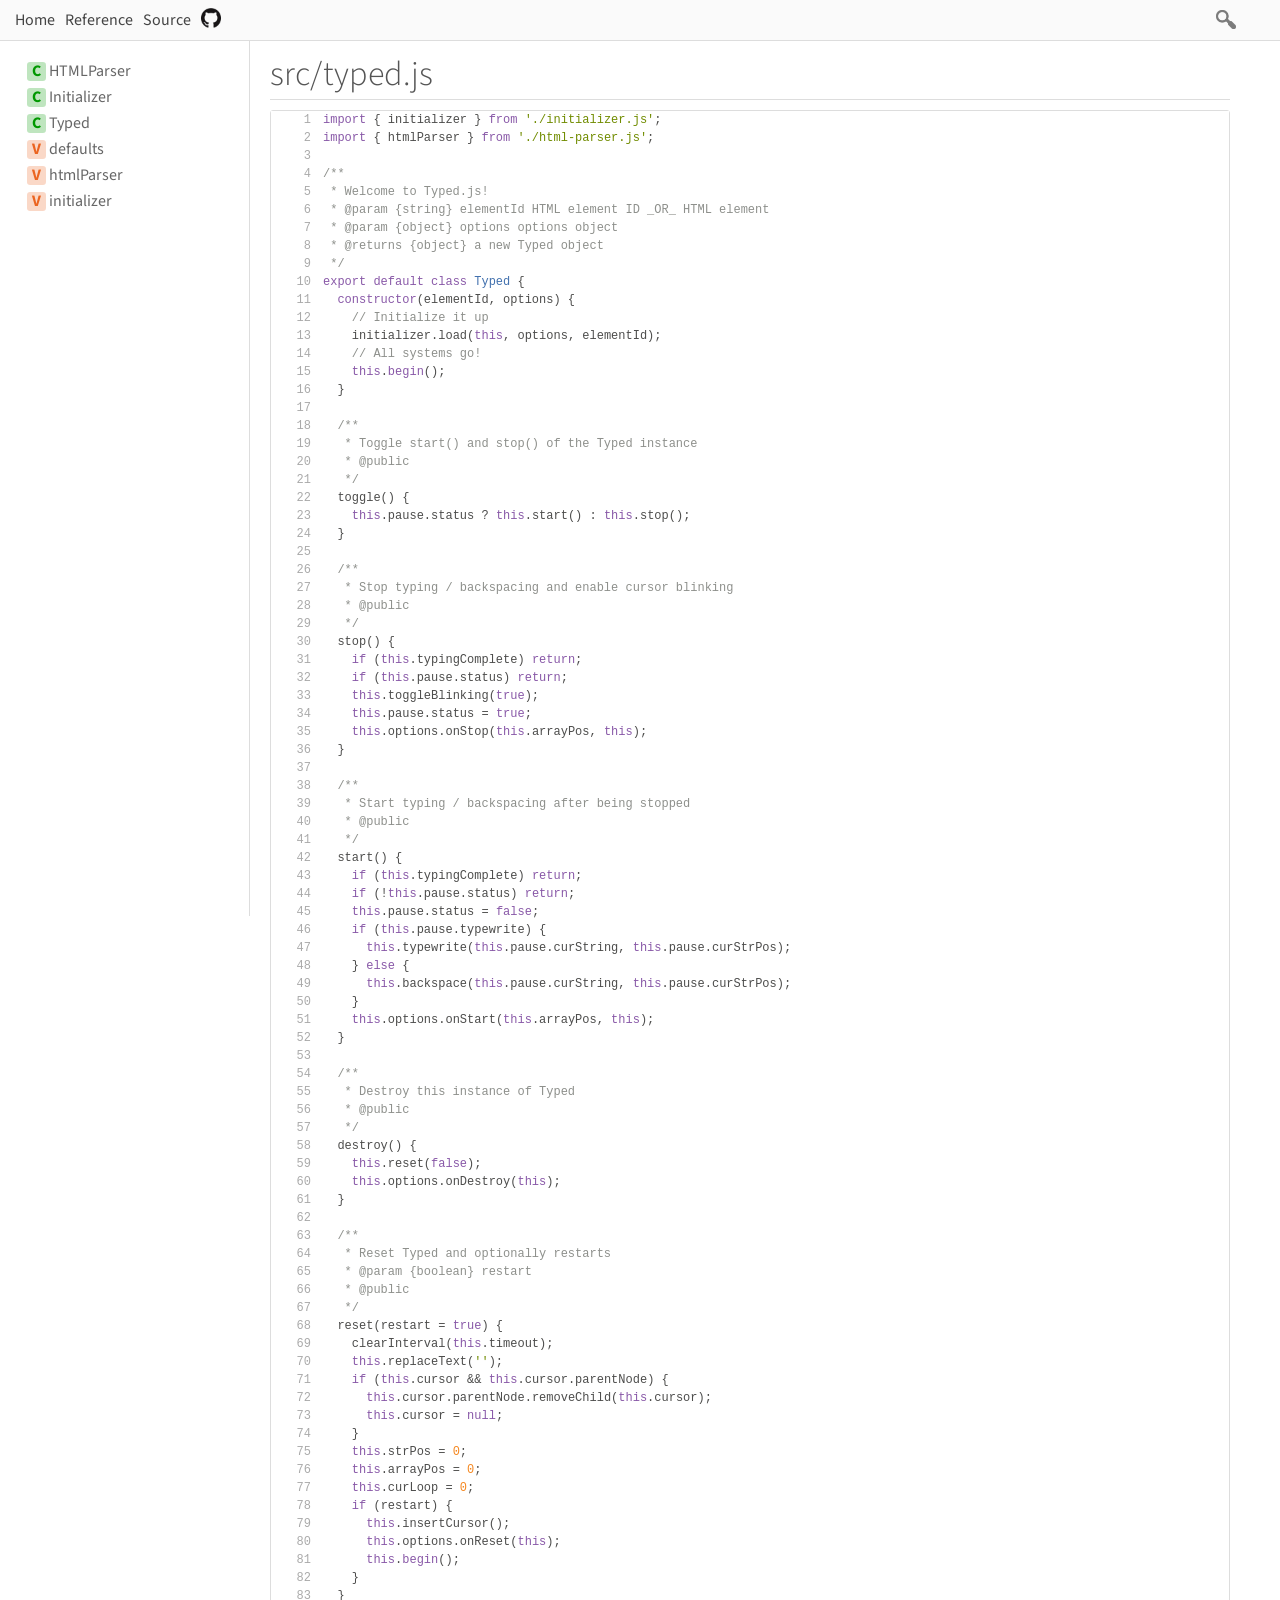
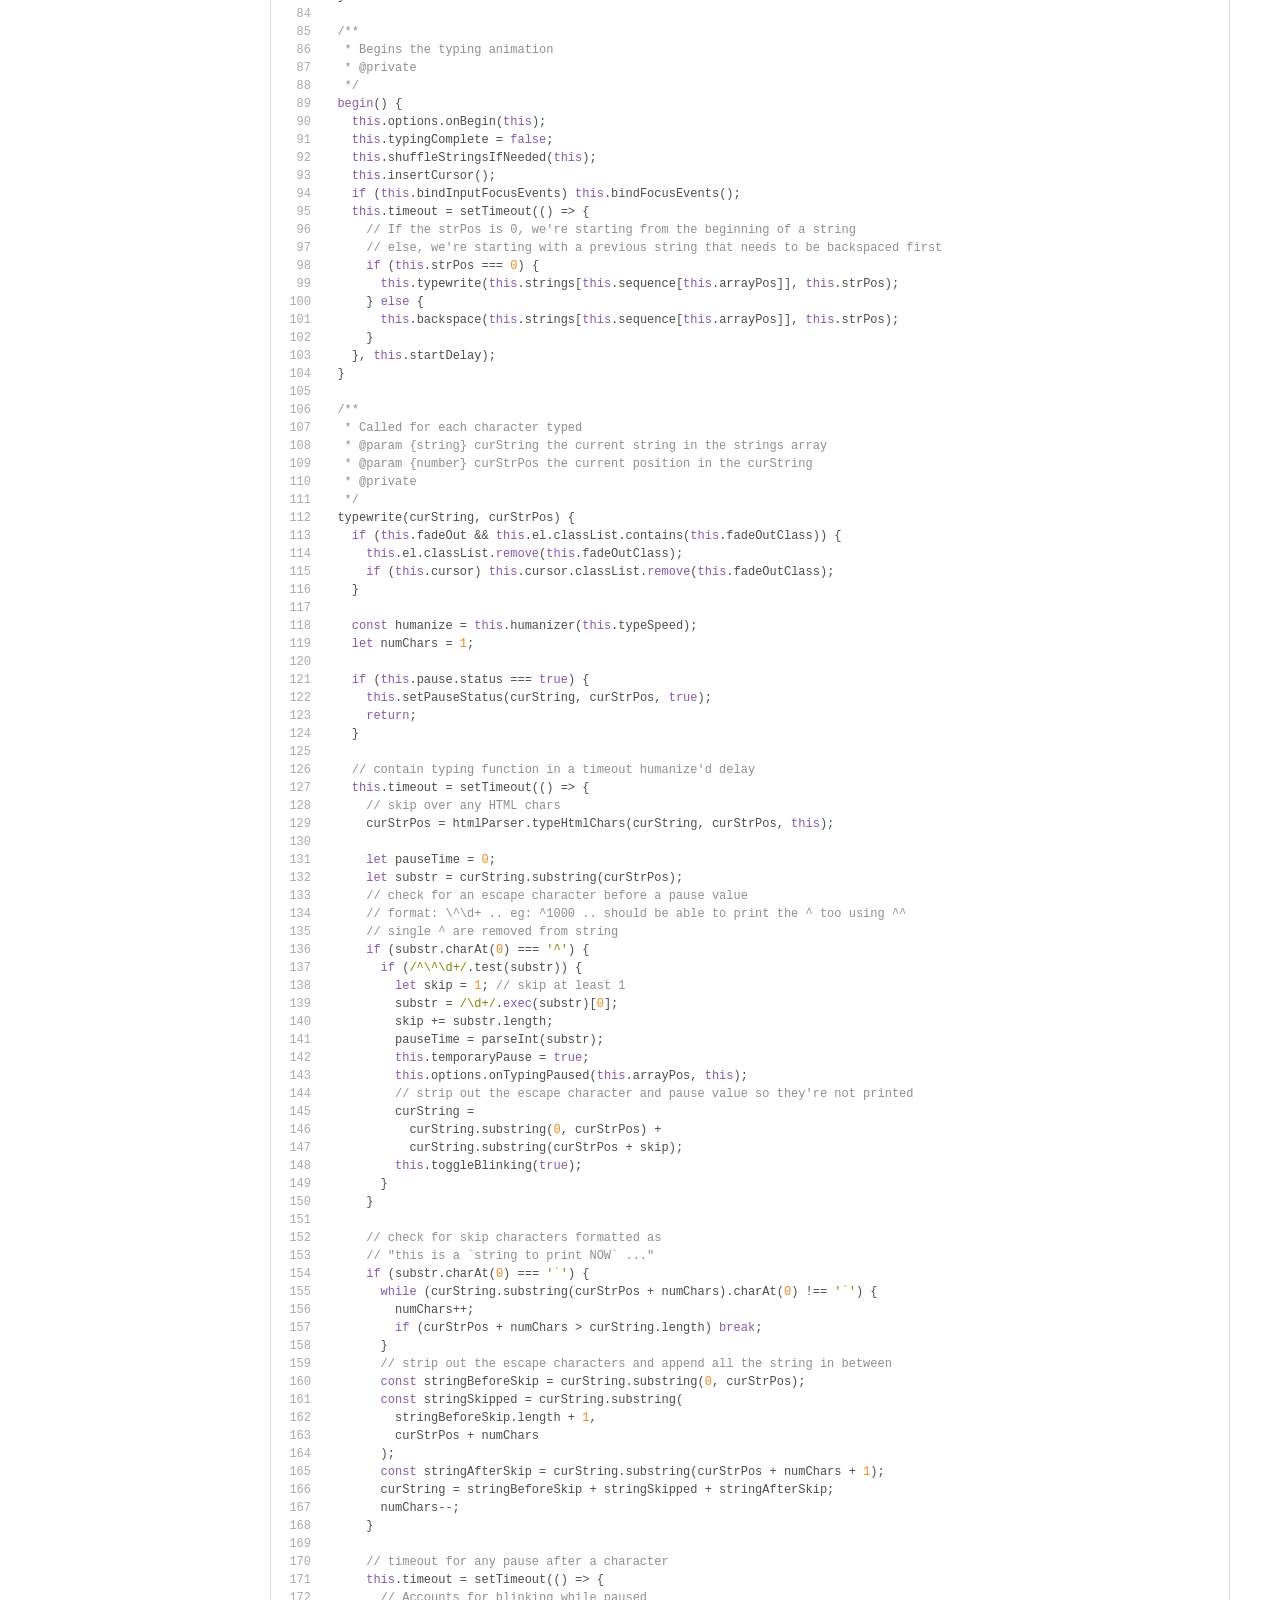
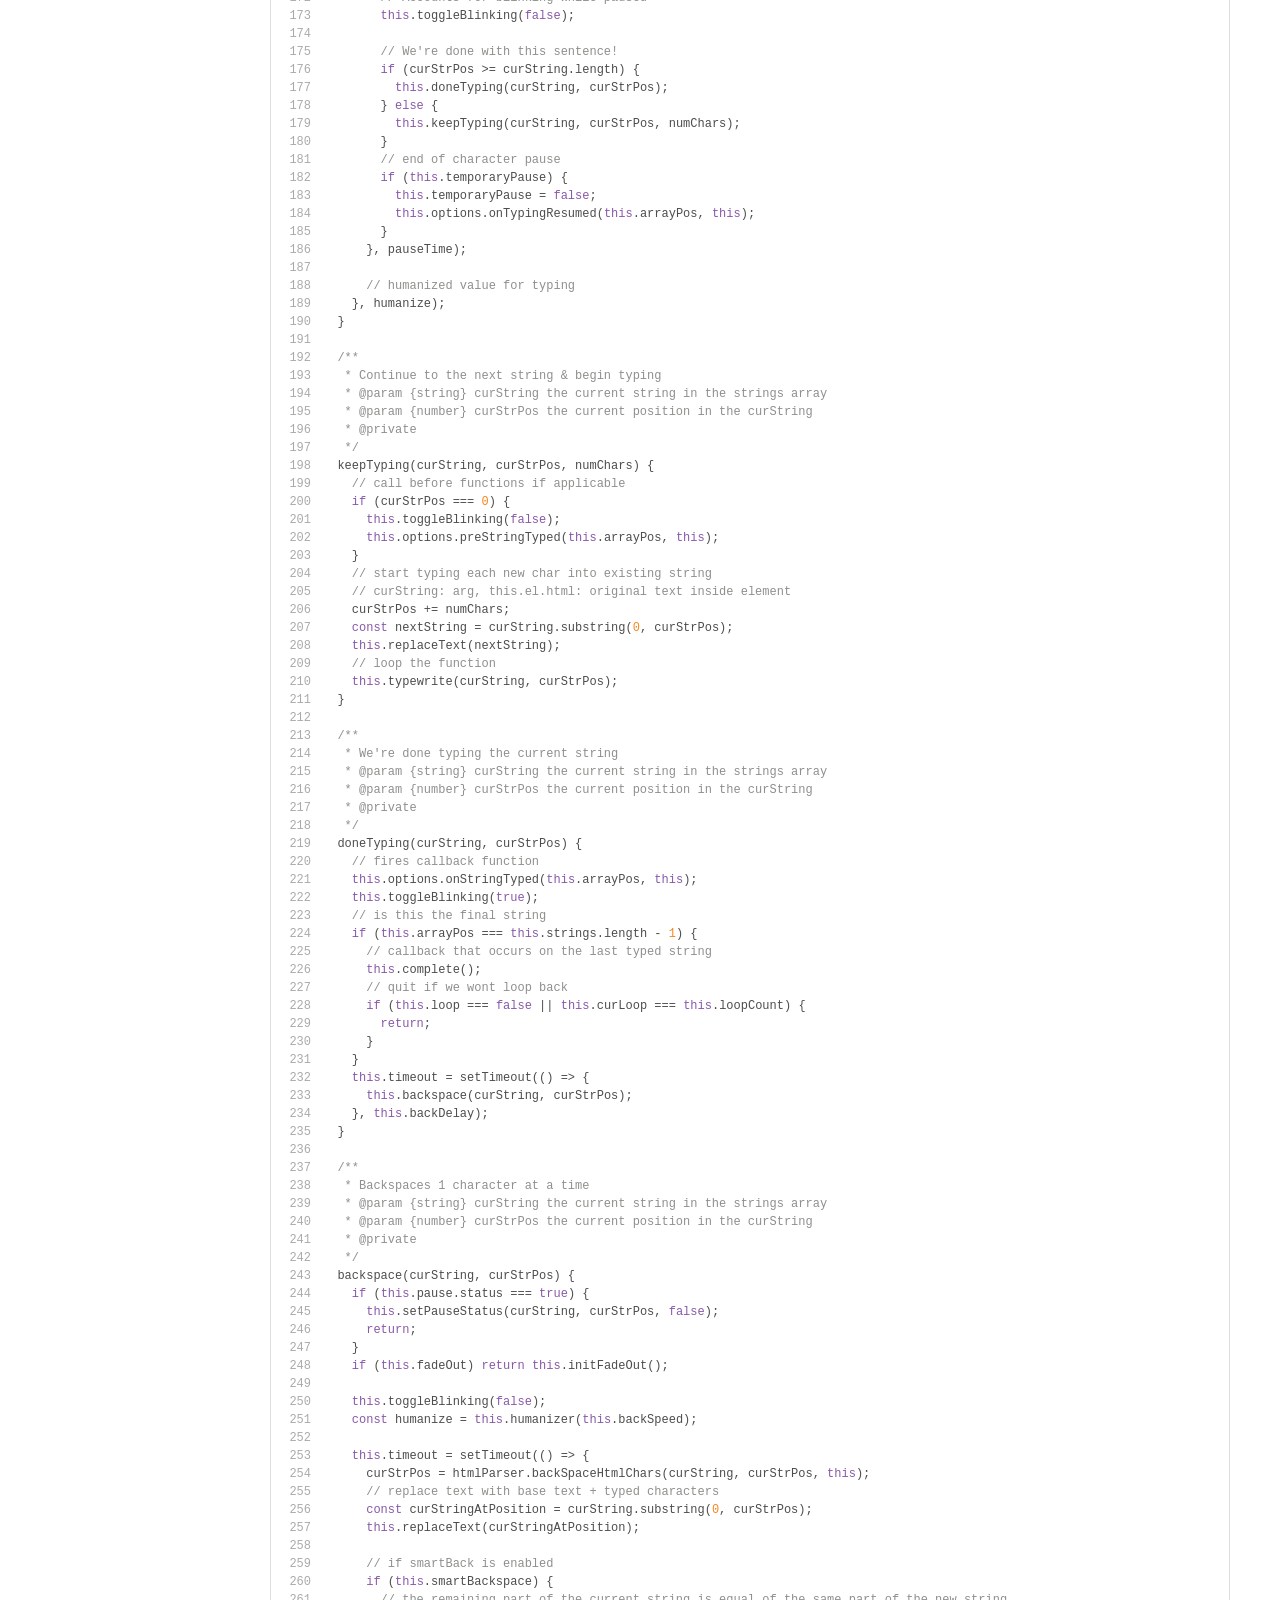
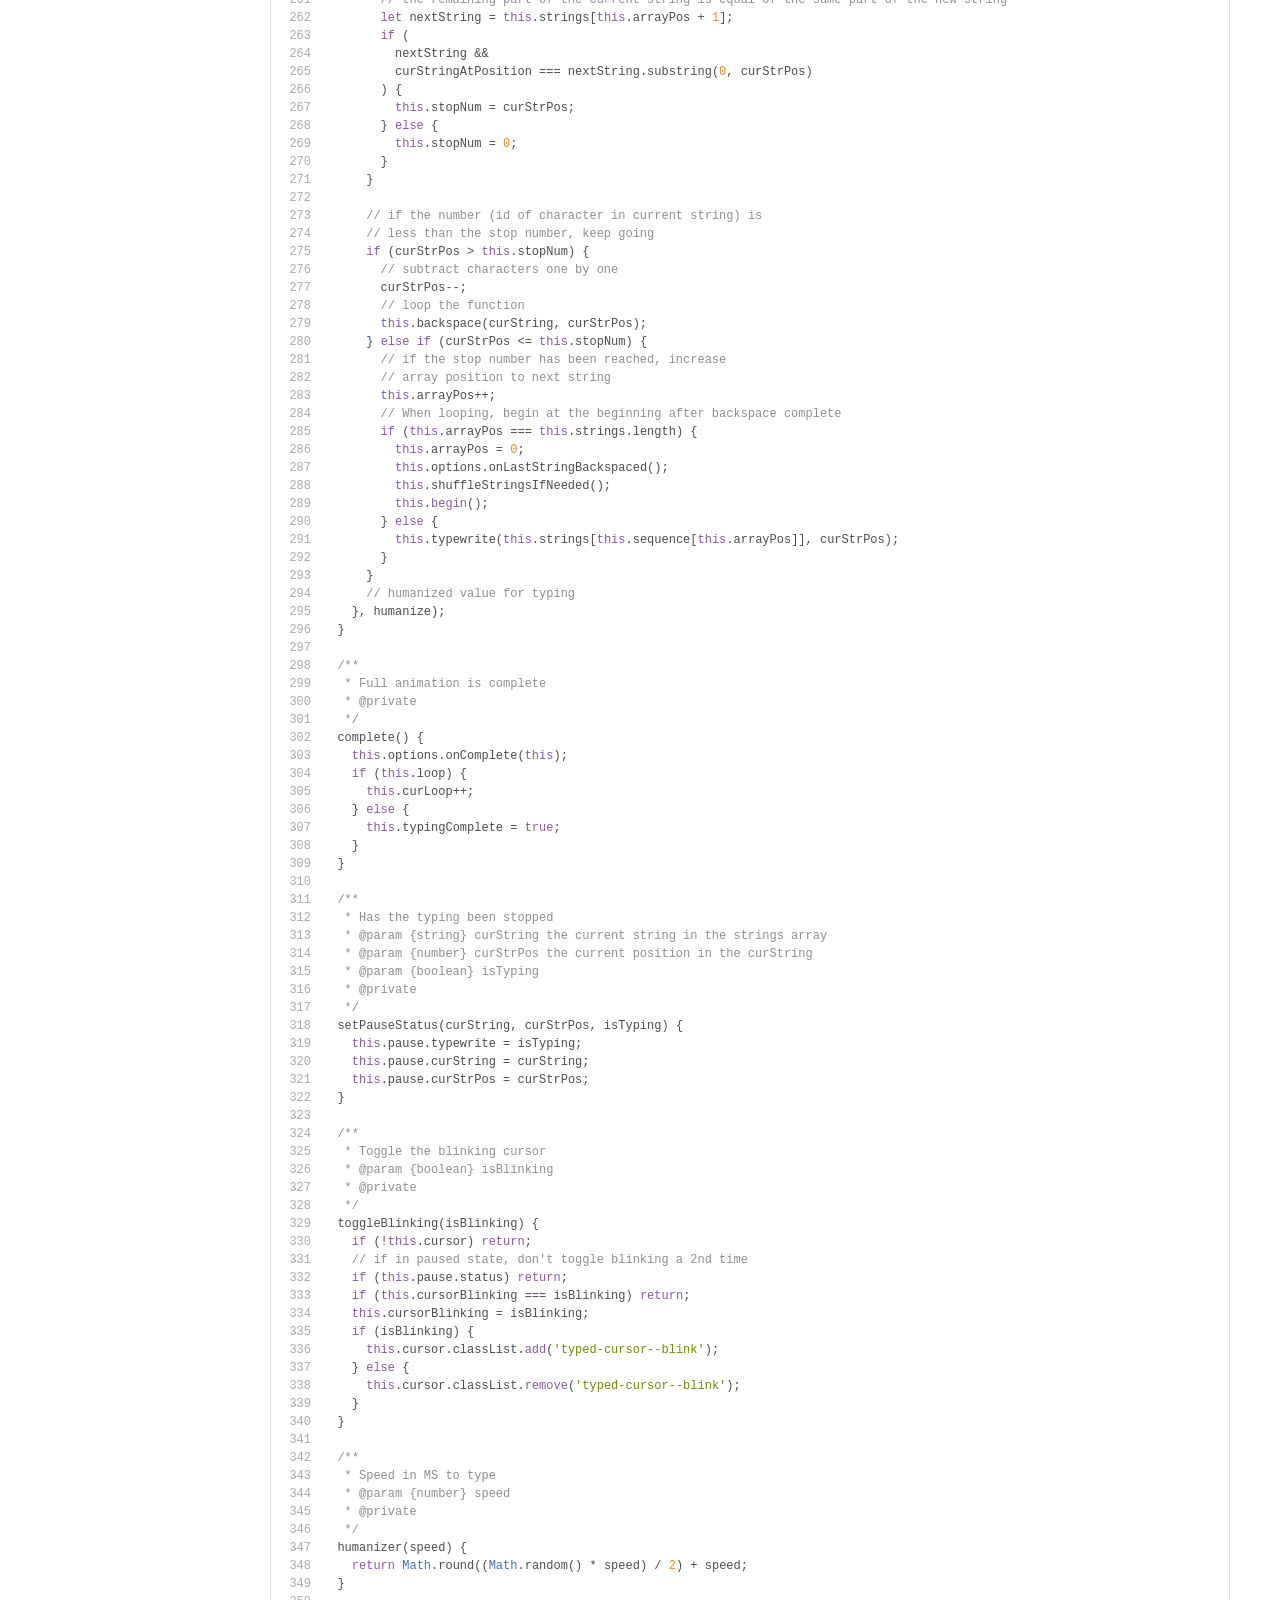
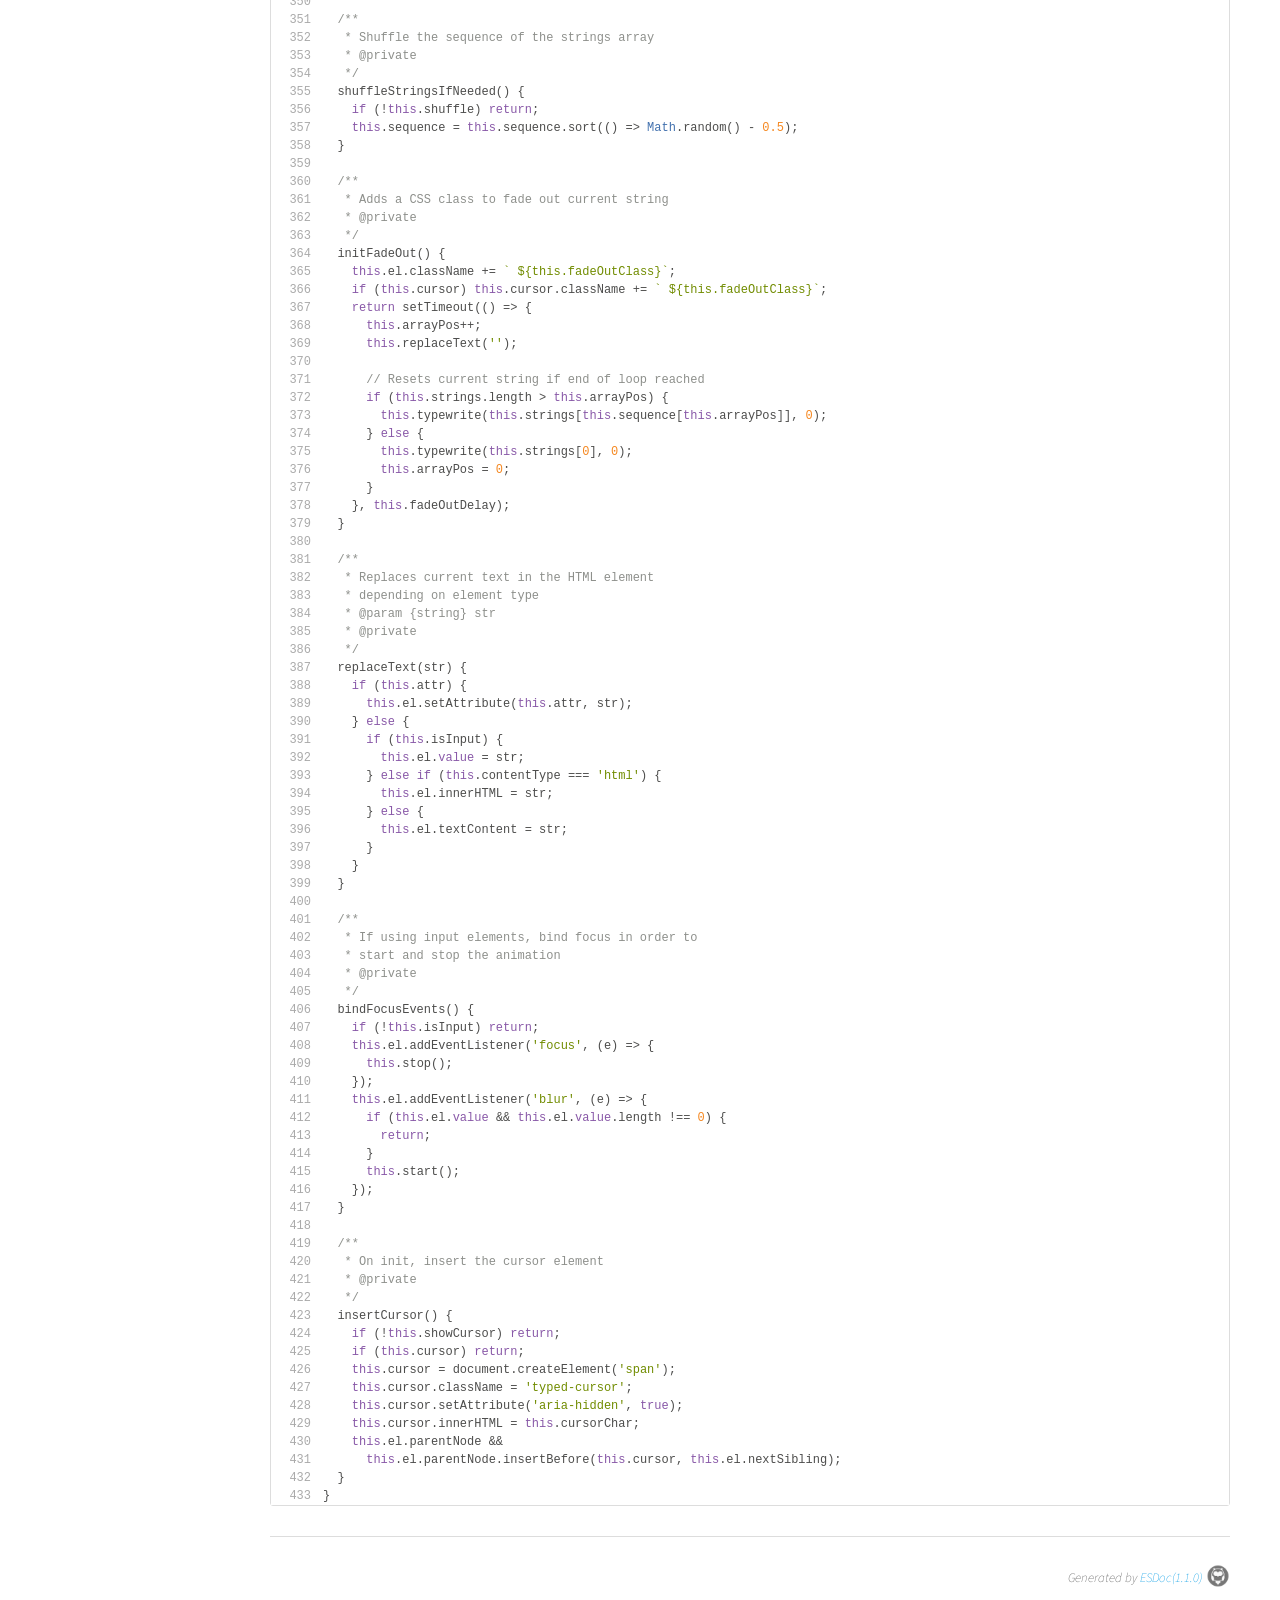
<file: mattboldt-typed.js-adbd700/docs/file/src/typed.js.html>
<!DOCTYPE html>
<html>
<head>
  <meta charset="utf-8">
  <base data-ice="baseUrl" href="../../">
  <title data-ice="title">src/typed.js | typed.js</title>
  <link type="text/css" rel="stylesheet" href="css/style.css">
  <link type="text/css" rel="stylesheet" href="css/prettify-tomorrow.css">
  <script src="script/prettify/prettify.js"></script>
  <script src="script/manual.js"></script>
<meta name="description" content="A JavaScript Typing Animation Library"><meta property="twitter:card" content="summary"><meta property="twitter:title" content="typed.js"><meta property="twitter:description" content="A JavaScript Typing Animation Library"></head>
<body class="layout-container" data-ice="rootContainer">

<header>
  <a href="./">Home</a>
  
  <a href="identifiers.html">Reference</a>
  <a href="source.html">Source</a>
  
  <div class="search-box">
  <span>
    <img src="./image/search.png">
    <span class="search-input-edge"></span><input class="search-input"><span class="search-input-edge"></span>
  </span>
    <ul class="search-result"></ul>
  </div>
<a style="position:relative; top:3px;" href="https://github.com/mattboldt/typed.js"><img width="20px" src="./image/github.png"></a></header>

<nav class="navigation" data-ice="nav"><div>
  <ul>
    
  <li data-ice="doc"><span data-ice="kind" class="kind-class">C</span><span data-ice="name"><span><a href="class/src/html-parser.js~HTMLParser.html">HTMLParser</a></span></span></li>
<li data-ice="doc"><span data-ice="kind" class="kind-class">C</span><span data-ice="name"><span><a href="class/src/initializer.js~Initializer.html">Initializer</a></span></span></li>
<li data-ice="doc"><span data-ice="kind" class="kind-class">C</span><span data-ice="name"><span><a href="class/src/typed.js~Typed.html">Typed</a></span></span></li>
<li data-ice="doc"><span data-ice="kind" class="kind-variable">V</span><span data-ice="name"><span><a href="variable/index.html#static-variable-defaults">defaults</a></span></span></li>
<li data-ice="doc"><span data-ice="kind" class="kind-variable">V</span><span data-ice="name"><span><a href="variable/index.html#static-variable-htmlParser">htmlParser</a></span></span></li>
<li data-ice="doc"><span data-ice="kind" class="kind-variable">V</span><span data-ice="name"><span><a href="variable/index.html#static-variable-initializer">initializer</a></span></span></li>
</ul>
</div>
</nav>

<div class="content" data-ice="content"><h1 data-ice="title">src/typed.js</h1>
<pre class="source-code line-number raw-source-code"><code class="prettyprint linenums" data-ice="content">import { initializer } from &apos;./initializer.js&apos;;
import { htmlParser } from &apos;./html-parser.js&apos;;

/**
 * Welcome to Typed.js!
 * @param {string} elementId HTML element ID _OR_ HTML element
 * @param {object} options options object
 * @returns {object} a new Typed object
 */
export default class Typed {
  constructor(elementId, options) {
    // Initialize it up
    initializer.load(this, options, elementId);
    // All systems go!
    this.begin();
  }

  /**
   * Toggle start() and stop() of the Typed instance
   * @public
   */
  toggle() {
    this.pause.status ? this.start() : this.stop();
  }

  /**
   * Stop typing / backspacing and enable cursor blinking
   * @public
   */
  stop() {
    if (this.typingComplete) return;
    if (this.pause.status) return;
    this.toggleBlinking(true);
    this.pause.status = true;
    this.options.onStop(this.arrayPos, this);
  }

  /**
   * Start typing / backspacing after being stopped
   * @public
   */
  start() {
    if (this.typingComplete) return;
    if (!this.pause.status) return;
    this.pause.status = false;
    if (this.pause.typewrite) {
      this.typewrite(this.pause.curString, this.pause.curStrPos);
    } else {
      this.backspace(this.pause.curString, this.pause.curStrPos);
    }
    this.options.onStart(this.arrayPos, this);
  }

  /**
   * Destroy this instance of Typed
   * @public
   */
  destroy() {
    this.reset(false);
    this.options.onDestroy(this);
  }

  /**
   * Reset Typed and optionally restarts
   * @param {boolean} restart
   * @public
   */
  reset(restart = true) {
    clearInterval(this.timeout);
    this.replaceText(&apos;&apos;);
    if (this.cursor &amp;&amp; this.cursor.parentNode) {
      this.cursor.parentNode.removeChild(this.cursor);
      this.cursor = null;
    }
    this.strPos = 0;
    this.arrayPos = 0;
    this.curLoop = 0;
    if (restart) {
      this.insertCursor();
      this.options.onReset(this);
      this.begin();
    }
  }

  /**
   * Begins the typing animation
   * @private
   */
  begin() {
    this.options.onBegin(this);
    this.typingComplete = false;
    this.shuffleStringsIfNeeded(this);
    this.insertCursor();
    if (this.bindInputFocusEvents) this.bindFocusEvents();
    this.timeout = setTimeout(() =&gt; {
      // If the strPos is 0, we&apos;re starting from the beginning of a string
      // else, we&apos;re starting with a previous string that needs to be backspaced first
      if (this.strPos === 0) {
        this.typewrite(this.strings[this.sequence[this.arrayPos]], this.strPos);
      } else {
        this.backspace(this.strings[this.sequence[this.arrayPos]], this.strPos);
      }
    }, this.startDelay);
  }

  /**
   * Called for each character typed
   * @param {string} curString the current string in the strings array
   * @param {number} curStrPos the current position in the curString
   * @private
   */
  typewrite(curString, curStrPos) {
    if (this.fadeOut &amp;&amp; this.el.classList.contains(this.fadeOutClass)) {
      this.el.classList.remove(this.fadeOutClass);
      if (this.cursor) this.cursor.classList.remove(this.fadeOutClass);
    }

    const humanize = this.humanizer(this.typeSpeed);
    let numChars = 1;

    if (this.pause.status === true) {
      this.setPauseStatus(curString, curStrPos, true);
      return;
    }

    // contain typing function in a timeout humanize&apos;d delay
    this.timeout = setTimeout(() =&gt; {
      // skip over any HTML chars
      curStrPos = htmlParser.typeHtmlChars(curString, curStrPos, this);

      let pauseTime = 0;
      let substr = curString.substring(curStrPos);
      // check for an escape character before a pause value
      // format: \^\d+ .. eg: ^1000 .. should be able to print the ^ too using ^^
      // single ^ are removed from string
      if (substr.charAt(0) === &apos;^&apos;) {
        if (/^\^\d+/.test(substr)) {
          let skip = 1; // skip at least 1
          substr = /\d+/.exec(substr)[0];
          skip += substr.length;
          pauseTime = parseInt(substr);
          this.temporaryPause = true;
          this.options.onTypingPaused(this.arrayPos, this);
          // strip out the escape character and pause value so they&apos;re not printed
          curString =
            curString.substring(0, curStrPos) +
            curString.substring(curStrPos + skip);
          this.toggleBlinking(true);
        }
      }

      // check for skip characters formatted as
      // &quot;this is a `string to print NOW` ...&quot;
      if (substr.charAt(0) === &apos;`&apos;) {
        while (curString.substring(curStrPos + numChars).charAt(0) !== &apos;`&apos;) {
          numChars++;
          if (curStrPos + numChars &gt; curString.length) break;
        }
        // strip out the escape characters and append all the string in between
        const stringBeforeSkip = curString.substring(0, curStrPos);
        const stringSkipped = curString.substring(
          stringBeforeSkip.length + 1,
          curStrPos + numChars
        );
        const stringAfterSkip = curString.substring(curStrPos + numChars + 1);
        curString = stringBeforeSkip + stringSkipped + stringAfterSkip;
        numChars--;
      }

      // timeout for any pause after a character
      this.timeout = setTimeout(() =&gt; {
        // Accounts for blinking while paused
        this.toggleBlinking(false);

        // We&apos;re done with this sentence!
        if (curStrPos &gt;= curString.length) {
          this.doneTyping(curString, curStrPos);
        } else {
          this.keepTyping(curString, curStrPos, numChars);
        }
        // end of character pause
        if (this.temporaryPause) {
          this.temporaryPause = false;
          this.options.onTypingResumed(this.arrayPos, this);
        }
      }, pauseTime);

      // humanized value for typing
    }, humanize);
  }

  /**
   * Continue to the next string &amp; begin typing
   * @param {string} curString the current string in the strings array
   * @param {number} curStrPos the current position in the curString
   * @private
   */
  keepTyping(curString, curStrPos, numChars) {
    // call before functions if applicable
    if (curStrPos === 0) {
      this.toggleBlinking(false);
      this.options.preStringTyped(this.arrayPos, this);
    }
    // start typing each new char into existing string
    // curString: arg, this.el.html: original text inside element
    curStrPos += numChars;
    const nextString = curString.substring(0, curStrPos);
    this.replaceText(nextString);
    // loop the function
    this.typewrite(curString, curStrPos);
  }

  /**
   * We&apos;re done typing the current string
   * @param {string} curString the current string in the strings array
   * @param {number} curStrPos the current position in the curString
   * @private
   */
  doneTyping(curString, curStrPos) {
    // fires callback function
    this.options.onStringTyped(this.arrayPos, this);
    this.toggleBlinking(true);
    // is this the final string
    if (this.arrayPos === this.strings.length - 1) {
      // callback that occurs on the last typed string
      this.complete();
      // quit if we wont loop back
      if (this.loop === false || this.curLoop === this.loopCount) {
        return;
      }
    }
    this.timeout = setTimeout(() =&gt; {
      this.backspace(curString, curStrPos);
    }, this.backDelay);
  }

  /**
   * Backspaces 1 character at a time
   * @param {string} curString the current string in the strings array
   * @param {number} curStrPos the current position in the curString
   * @private
   */
  backspace(curString, curStrPos) {
    if (this.pause.status === true) {
      this.setPauseStatus(curString, curStrPos, false);
      return;
    }
    if (this.fadeOut) return this.initFadeOut();

    this.toggleBlinking(false);
    const humanize = this.humanizer(this.backSpeed);

    this.timeout = setTimeout(() =&gt; {
      curStrPos = htmlParser.backSpaceHtmlChars(curString, curStrPos, this);
      // replace text with base text + typed characters
      const curStringAtPosition = curString.substring(0, curStrPos);
      this.replaceText(curStringAtPosition);

      // if smartBack is enabled
      if (this.smartBackspace) {
        // the remaining part of the current string is equal of the same part of the new string
        let nextString = this.strings[this.arrayPos + 1];
        if (
          nextString &amp;&amp;
          curStringAtPosition === nextString.substring(0, curStrPos)
        ) {
          this.stopNum = curStrPos;
        } else {
          this.stopNum = 0;
        }
      }

      // if the number (id of character in current string) is
      // less than the stop number, keep going
      if (curStrPos &gt; this.stopNum) {
        // subtract characters one by one
        curStrPos--;
        // loop the function
        this.backspace(curString, curStrPos);
      } else if (curStrPos &lt;= this.stopNum) {
        // if the stop number has been reached, increase
        // array position to next string
        this.arrayPos++;
        // When looping, begin at the beginning after backspace complete
        if (this.arrayPos === this.strings.length) {
          this.arrayPos = 0;
          this.options.onLastStringBackspaced();
          this.shuffleStringsIfNeeded();
          this.begin();
        } else {
          this.typewrite(this.strings[this.sequence[this.arrayPos]], curStrPos);
        }
      }
      // humanized value for typing
    }, humanize);
  }

  /**
   * Full animation is complete
   * @private
   */
  complete() {
    this.options.onComplete(this);
    if (this.loop) {
      this.curLoop++;
    } else {
      this.typingComplete = true;
    }
  }

  /**
   * Has the typing been stopped
   * @param {string} curString the current string in the strings array
   * @param {number} curStrPos the current position in the curString
   * @param {boolean} isTyping
   * @private
   */
  setPauseStatus(curString, curStrPos, isTyping) {
    this.pause.typewrite = isTyping;
    this.pause.curString = curString;
    this.pause.curStrPos = curStrPos;
  }

  /**
   * Toggle the blinking cursor
   * @param {boolean} isBlinking
   * @private
   */
  toggleBlinking(isBlinking) {
    if (!this.cursor) return;
    // if in paused state, don&apos;t toggle blinking a 2nd time
    if (this.pause.status) return;
    if (this.cursorBlinking === isBlinking) return;
    this.cursorBlinking = isBlinking;
    if (isBlinking) {
      this.cursor.classList.add(&apos;typed-cursor--blink&apos;);
    } else {
      this.cursor.classList.remove(&apos;typed-cursor--blink&apos;);
    }
  }

  /**
   * Speed in MS to type
   * @param {number} speed
   * @private
   */
  humanizer(speed) {
    return Math.round((Math.random() * speed) / 2) + speed;
  }

  /**
   * Shuffle the sequence of the strings array
   * @private
   */
  shuffleStringsIfNeeded() {
    if (!this.shuffle) return;
    this.sequence = this.sequence.sort(() =&gt; Math.random() - 0.5);
  }

  /**
   * Adds a CSS class to fade out current string
   * @private
   */
  initFadeOut() {
    this.el.className += ` ${this.fadeOutClass}`;
    if (this.cursor) this.cursor.className += ` ${this.fadeOutClass}`;
    return setTimeout(() =&gt; {
      this.arrayPos++;
      this.replaceText(&apos;&apos;);

      // Resets current string if end of loop reached
      if (this.strings.length &gt; this.arrayPos) {
        this.typewrite(this.strings[this.sequence[this.arrayPos]], 0);
      } else {
        this.typewrite(this.strings[0], 0);
        this.arrayPos = 0;
      }
    }, this.fadeOutDelay);
  }

  /**
   * Replaces current text in the HTML element
   * depending on element type
   * @param {string} str
   * @private
   */
  replaceText(str) {
    if (this.attr) {
      this.el.setAttribute(this.attr, str);
    } else {
      if (this.isInput) {
        this.el.value = str;
      } else if (this.contentType === &apos;html&apos;) {
        this.el.innerHTML = str;
      } else {
        this.el.textContent = str;
      }
    }
  }

  /**
   * If using input elements, bind focus in order to
   * start and stop the animation
   * @private
   */
  bindFocusEvents() {
    if (!this.isInput) return;
    this.el.addEventListener(&apos;focus&apos;, (e) =&gt; {
      this.stop();
    });
    this.el.addEventListener(&apos;blur&apos;, (e) =&gt; {
      if (this.el.value &amp;&amp; this.el.value.length !== 0) {
        return;
      }
      this.start();
    });
  }

  /**
   * On init, insert the cursor element
   * @private
   */
  insertCursor() {
    if (!this.showCursor) return;
    if (this.cursor) return;
    this.cursor = document.createElement(&apos;span&apos;);
    this.cursor.className = &apos;typed-cursor&apos;;
    this.cursor.setAttribute(&apos;aria-hidden&apos;, true);
    this.cursor.innerHTML = this.cursorChar;
    this.el.parentNode &amp;&amp;
      this.el.parentNode.insertBefore(this.cursor, this.el.nextSibling);
  }
}
</code></pre>

</div>

<footer class="footer">
  Generated by <a href="https://esdoc.org">ESDoc<span data-ice="esdocVersion">(1.1.0)</span><img src="./image/esdoc-logo-mini-black.png"></a>
</footer>

<script src="script/search_index.js"></script>
<script src="script/search.js"></script>
<script src="script/pretty-print.js"></script>
<script src="script/inherited-summary.js"></script>
<script src="script/test-summary.js"></script>
<script src="script/inner-link.js"></script>
<script src="script/patch-for-local.js"></script>
</body>
</html>
</file>
<file: src/style.css>
@font-face {
    font-family: 'Bodonitown';
    src: url('/font/Bodonitown.ttf');
}

@font-face {
    font-family: 'IstokWeb-Bold';
    src: url('/font/IstokWeb-Bold.ttf');
}

@font-face {
    font-family: 'IstokWeb-Regular';
    src: url('/font/IstokWeb-Regular.ttf');
}

* {
    margin: 0;
    padding: 0;
    box-sizing: border-box;
    background: black;
    color: white;
}

body {
    background-color: #000000;
    overflow-x: hidden;
    scroll-behavior: smooth;
}

/* naviagtion */
.navigation button {
    border: none;
}

.navigation {
    display: flex;
    justify-content: space-between;
    padding: 1vw;
}

.logo {
    width: 7vw;
    height: 7vw;
    background: url('/logo/logo1.jpg') no-repeat center/cover;
    border-radius: 50%;
}

a {
    text-decoration: none;
}

nav a:hover {
    color: white;
    transition: color 1s;
}

nav {
    display: flex;
    gap: 2vw;
    background: none;
}

nav a {
    color: #004eff;
    font-size: 1.6vw;
    font-weight: 600;
    padding: 0.5vw 1vw;
    margin-top: 4%;
    background: none;
    transition: color 0.5s;
}

/* Main container */
main {
    max-width: 90vw;
    margin: 4vw auto;
    padding: 0 1vw;
}

/* Section titles */
h1,
h2,
h3 {
    font-family: 'IstokWeb-Bold', sans-serif;
    margin-bottom: 1vw;
}

h1 {
    font-size: 3vw;
    color: #004eff;
}


h2 {
    font-size: 2.5vw;
    color: #004eff;
    margin: 2vw;
    text-align: center;
}

h3 {
    font-size: 3vw;
    margin-top: 0;
    color: #004eff;
    font-family: 'IstokWeb-Bold', sans-serif;
    margin-bottom: 1vw;
}

h4 {
    font-size: 2.5vw;
    margin-top: 0;
    color: #004eff;
    font-family: 'IstokWeb-Bold', sans-serif;
    margin-bottom: 1vw;
}

h5 {
    color: #ffffff;
    margin-bottom: 2vw;
    font-size: 1.5vw;
    background: none;
}

/* Section: Accueil */
#ac {
    display: grid;
    grid-template-columns: auto auto;
    gap: 2vw;
    padding: 1vw;
}

span {
    font-family: 'IstokWeb-Bold', sans-serif;
    font-size: 2vw;
    color: #66a3ff;
    margin-top: 0;
    margin-bottom: 2vw;
}

.boutton-header {
    margin-top: 2vw;
    display: flex;
    gap: 1.5vw;
    flex-wrap: wrap;
}

.boutton-header a,
.boutton-header button {
    font-family: 'IstokWeb-Regular', sans-serif;
    font-weight: 700;
    padding: 0.9vw 1.4vw;
    font-size: 1.2vw;
    border-radius: 0.7vw;
    border: none;
    cursor: pointer;
    transition: all 0.5s ease;
    background-color: white;
    color: #004eff;
    text-align: center;
    display: inline-block;
    text-decoration: none;
}

.boutton-header a:hover,
.boutton-header button:hover {
    background-color: #004eff;
    color: white;
    transition: background-color 2s;
}
.presentation{
    padding-top: 120px;
}

.photo {
    flex: 1 1 40vw;
    width: 40vw;
    height: 40vw;
    background: url("/photo/Dany1.png") no-repeat center/cover;
    border-radius: 50%;
    box-shadow: 0 0 30px #004eff;
}

/* À propos */
#propos {
    margin-top: 2vw;
    margin-bottom: 2vw;
    display: flex;
    gap: 3vw;
    flex-wrap: wrap;
}

.description {
    flex: 2 1 50vw;
    font-size: 1.5vw;
    text-align: justify;
    line-height: 1.5;
    position: relative;
    left: -100vw;
    transition: left 1s;
}

.description_scroll {
    left: 0;
}

/* Section compétences*/

#competences {
    display: grid;
    grid-template-columns: auto auto auto;
    gap: 2vw;
    justify-content: space-evenly;
    background-color: #141213;
    padding: 2vw 2vw;
    border-radius: 4vw;
    box-shadow: 0 0 10px #004eff inset;
    -webkit-box-shadow: 0 0 10px #004eff inset;
    margin-top: 2vw;
    margin-bottom: 2vw;
}

ul {
    background: none;
}

li {
    background: none;
    font-size: 1.5vw;
}

/* Projets */
#projet {
    display: grid;
    grid-template-columns: auto auto;
    gap: 2vw;
    justify-content: space-evenly;
}

.flip-container {
    perspective: 1000px;
    width: 32vw;
    min-height: 32vw;
    cursor: pointer;
}

.card {
    width: 100%;
    height: 100%;
    position: relative;
    transform-style: preserve-3d;
    transition: transform 0.8s;
}

.card.flipped {
    transform: rotateY(180deg);
}

.card-face {
    position: absolute;
    width: 100%;
    height: 100%;
    backface-visibility: hidden;
    border-radius: 2.5vw;
}

.front img {
    width: 100%;
    height: 100%;
    object-fit: cover;
    border-radius: 2.8vw;
}

.back {
    background-color: #141213;
    transform: rotateY(180deg);
    display: flex;
    flex-direction: column;
    justify-content: center;
    align-items: center;
    color: white;
    padding: 20px;
    box-sizing: border-box;
}

.back .titre {
    font-weight: bold;
    font-size: 1.7vw;
    margin-bottom: 2vw;
    text-align: center;
    background: none;
}

.back .detaille {
    font-size: 1.4vw;
    flex-grow: 1;
    margin-bottom: 2vw;
    text-align: justify;
    line-height: 1.4;
    background: none;
}

.back .voir_plus {
    position: absolute;
    bottom: 1.8vw;
    left: 50%;
    transform: translateX(-50%);
    border-radius: 1.5vw;
    border: none;
    padding: 1vw 2vw;
    background: white;
    color: #004eff;
    font-weight: bold;
    font-size: 1vw;
    cursor: pointer;
    transition: all 0.5s ease;
}

.back .voir_plus:hover {
    background: #004eff;
    color: white;
}

/* Contact */
#contact {
    margin-bottom: 6vw;
}

.formulaire {
    flex: 1 1 35vw;
}

form {
    display: flex;
    flex-direction: column;
    gap: 1.5vw;
    background-color: #111111;
    padding: 2vw;
    border-radius: 1vw;
}

input,
textarea {
    padding: 1vw;
    border-radius: 0.8vw;
    border: 1.5px solid #004eff;
    background: #000;
    color: white;
    font-size: 1.3vw;
    font-family: 'Bodonitown', sans-serif;
    resize: none;
}

textarea {
    height: 15vw;
}

input::placeholder,
textarea::placeholder {
    color: #666;
    font-size: 1.2vw;
}

input:focus,
textarea:focus {
    outline: none;
    border-color: #66a3ff;
    box-shadow: 0 0 10px #66a3ff;
    transition: 0.3s;
}

#contact button {
    padding: 1vw;
    background: #004eff;
    border: none;
    border-radius: 1vw;
    color: white;
    font-weight: 700;
    font-size: 1.3vw;
    cursor: pointer;
    transition: background 0.3s ease;
}

#contact button:hover {
    background: #ffffff;
    color: #004eff;
}

/* Footer */
footer {
    background-color: #111111;
    text-align: center;
    padding: 1.5vw 1vw;
    color: white;
    font-size: 1.5vw;
    font-weight: 300;
    box-shadow: inset 0 1px 3px #004eff;
}

.footer {
    margin-bottom: 1vw;
    display: flex;
    justify-content: center;
    gap: 2vw;
    background: none;
}

.footer a {
    background: none;
}

.footer a img {
    filter: brightness(1);
    transition: filter 0.4s;
    background: none;
}

.footer a img:hover {
    filter: brightness(0.6) drop-shadow(0 0 5px #004eff);
    border-radius: 50%;
}

#copyright {
    background: none;
}

/* Animation fade-in */
.fade-in {
    opacity: 0;
    transform: translateY(20px);
    transition: opacity 0.8s ease-out, transform 0.8s ease-out;
}

.fade-in.visible {
    opacity: 1;
    transform: translateY(0);
}

/*btn top*/
#btnTop {
    position: fixed;
    bottom: 30px;
    right: 20px;
    border: none;
    background: transparent;
    cursor: pointer;
    display: none;
    z-index: 1000;
    opacity: 0.5;
    transition: opacity 0.3s ease;
}

#btnTop:hover {
    opacity: 1;
}

#btnTop img {
    background: transparent;
}
</file>
<file: src/version_mobile.css>
@font-face {
    font-family: 'Bodonitown';
    src: url('/font/Bodonitown.ttf');
    font-family: 'IstokWeb-Bold';
    src: url('/font/IstokWeb-Bold.ttf');
}

@media all and (max-width : 600px) {

    /*navigation*/
    .navigation {
        display: grid;
        grid-template-columns: auto auto;
    }

    .logo {
        width: 14vw;
        height: 14vw;
        background: url('/logo/logo1.jpg') no-repeat center/cover;
        border-radius: 50%;
    }

    .cacher {
        display: grid;
        grid-template-columns: auto;
        grid-column: 1 / span 2;
        margin: 2vw;
        text-align: center;
        position: absolute;
        top: -80vw;
        right: 37%;
        animation: animation-cacher 700ms;
    }

    @keyframes animation-cacher {
        0% {
            top: 0;
        }

        100% {
            top: -80vw;
        }
    }

    @keyframes animation-apparition {
        0% {
            display: none;
            position: relative;
            top: -80vw;
        }

        100% {
            position: relative;
            top: 0;
        }
    }

    .apparition-nav {
        display: grid;
        grid-template-columns: auto;
        grid-column: 1 / span 2;
        margin: 2vw;
        text-align: center;
        animation: animation-apparition 700ms;
    }

    nav a {
        color: #004eff;
        font-size: 3.2vw;
        font-weight: 600;
        padding: 1vw 2vw;
        margin-top: 4%;
        background: none;
        transition: color 0.5s;
    }

    .menu {
        display: block;
    }

    /* Section titles */
    h1,
    h2,
    h3 {
        font-family: 'IstokWeb-Bold', sans-serif;
        margin-bottom: 2vw;
    }

    h1 {
        font-size: 6vw;
        color: #004eff;
    }


    h2 {
        font-size: 5vw;
        color: #004eff;
        margin: 4vw;
        text-align: center;
    }

    h3 {
        font-size: 2vw;
        margin-top: 0;
        color: #004eff;
        font-family: 'IstokWeb-Bold', sans-serif;
        margin-bottom: 2vw;
    }

    h4 {
        font-size: 5vw;
        margin-top: 0;
        color: #004eff;
        font-family: 'IstokWeb-Bold', sans-serif;
        margin-bottom: 2vw;
    }

    h5 {
        color: #ffffff;
        margin-bottom: 4vw;
        font-size: 3vw;
        background: none;
    }

    /* Section: Accueil */
    #ac {
        display: grid;
        grid-template-columns: auto;
        gap: 2vw;
        padding: 1vw;
    }

    span {
        font-family: 'IstokWeb-Bold', sans-serif;
        font-size: 6vw;
        color: #66a3ff;
        margin-top: 0;
        margin-bottom: 2vw;
    }

    .boutton-header a,
    .boutton-header button {
        font-family: 'IstokWeb-Regular', sans-serif;
        font-weight: 700;
        padding: 1.8vw 2.8vw;
        font-size: 2.4vw;
        border-radius: 1.4vw;
        border: none;
        cursor: pointer;
        transition: all 0.5s ease;
        background-color: white;
        color: #004eff;
        text-align: center;
        display: inline-block;
        text-decoration: none;
    }

    .photo {
        margin: 4vw auto;
        width: 100%;
        height: 350px;
        background: url('/photo/Dany1.png') no-repeat center/cover;
        border-radius: 0% !important;
        box-shadow: none;
    }

    /* À propos */
    .description {
        flex: 2 1 50vw;
        font-size: 3vw;
        text-align: justify;
        line-height: 1.5;
        position: relative;
        left: 0vw;
        transition: left 1s;
    }

    /* Section compétences*/

    #competences {
        display: grid;
        grid-template-columns: auto;
        gap: 2vw;
        justify-content: space-evenly;
        background-color: #141213;
        padding: 2vw 2vw;
        border-radius: 4vw;
        box-shadow: 0 0 10px #004eff inset;
        -webkit-box-shadow: 0 0 10px #004eff inset;
        margin-top: 2vw;
        margin-bottom: 2vw;
    }

    li {
        background: none;
        font-size: 3vw;
    }

    /* Projets */
    #projet {
        display: grid;
        grid-template-columns: 100%;
        row-gap: 4vw;
    }

    .flip-container {
        perspective: 1000px;
        width: 100%;
        min-height: 64vw;
        cursor: pointer;
    }

    .card-face {
        position: absolute;
        width: 100%;
        height: 100%;
        backface-visibility: hidden;
        border-radius: 5vw;
    }

    .front img {
        width: 100%;
        height: 100%;
        object-fit: cover;
        border-radius: 5.8vw;
    }

    .back .titre {
        font-weight: bold;
        font-size: 3.4vw;
        margin-bottom: 4vw;
        text-align: center;
        background: none;
    }

    .back .detaille {
        font-size: 2.8vw;
        flex-grow: 1;
        margin-bottom: 4vw;
        text-align: justify;
        line-height: 1.4;
        background: none;
    }

    .back .voir_plus {
        position: absolute;
        bottom: 3.6vw;
        left: 50%;
        transform: translateX(-50%);
        border-radius: 3vw;
        border: none;
        padding: 2vw 4vw;
        background: white;
        color: #004eff;
        font-weight: bold;
        font-size: 2vw;
        cursor: pointer;
        transition: all 0.5s ease;
    }

    /* Contact */
    #contact {
        margin-bottom: 12vw;
    }

    .formulaire {
        flex: 2 2 70vw;
    }

    form {
        display: flex;
        flex-direction: column;
        gap: 3vw;
        background-color: #111111;
        padding: 4vw;
        border-radius: 2vw;
    }

    input,
    textarea {
        padding: 2vw;
        border-radius: 1.6vw;
        border: 1.5px solid #004eff;
        background: #000;
        color: white;
        font-size: 2.6vw;
        font-family: 'Bodonitown', sans-serif;
        resize: none;
    }

    textarea {
        height: 30vw;
    }

    input::placeholder,
    textarea::placeholder {
        color: #666;
        font-size: 2.4vw;
    }

    #contact button {
        padding: 2.4vw;
        background: #004eff;
        border: none;
        border-radius: 2vw;
        color: white;
        font-weight: 700;
        font-size: 2.6vw;
        cursor: pointer;
        transition: background 0.3s ease;
    }

    /* Footer */
    .footer a img {
        width: 10vw;
        filter: brightness(1);
        transition: filter 0.4s;
        background: none;
    }

    #copyright {
        font-size: 4vw;
    }

    /*btn top*/
    #btnTop {
        position: fixed;
        bottom: 30px;
        right: 5px;
    }
}
</file>
<file: src/version_tablette.css>
@media only screen and (min-width: 600px) and (max-width: 992px) {

    /*navigation*/
    .navigation {
        display: grid;
        grid-template-columns: auto auto;
    }

    .navigation button img {
        height: 64px;
        width: 64px;
    }

    .logo {
        width: 8vw;
        height: 8vw;
        background: url('/logo/logo1.jpg') no-repeat center/cover;
        border-radius: 50%;
    }

    .cacher {
        display: grid;
        grid-template-columns: auto;
        grid-column: 1 / span 2;
        margin: 2vw;
        text-align: center;
        position: absolute;
        top: -80vw;
        right: 42%;
        animation: animation-cacher 700ms;
    }

    @keyframes animation-cacher {
        0% {
            top: 0;
        }

        100% {
            top: -80vw;
        }
    }

    @keyframes animation-apparition {
        0% {
            display: none;
            position: relative;
            top: -80vw;
        }

        100% {
            position: relative;
            top: 0;
        }
    }

    .apparition-nav {
        display: grid;
        grid-template-columns: auto;
        grid-column: 1 / span 2;
        margin: 2vw;
        text-align: center;
        animation: animation-apparition 700ms;
    }

    nav a {
        color: #004eff;
        font-size: 1.8vw;
        font-weight: 600;
        padding: 0.5vw 1vw;
        margin-top: 2%;
        background: none;
        transition: color 0.5s;
    }

    .menu {
        display: block;
    }

    /* Section titles */
    h1,
    h2,
    h3 {
        font-family: 'IstokWeb-Bold', sans-serif;
        margin-bottom: 1vw;
    }

    h1 {
        font-size: 3vw;
        color: #004eff;
    }


    h2 {
        font-size: 2.5vw;
        color: #004eff;
        margin: 4vw;
        text-align: center;
    }

    h3 {
        font-size: 1vw;
        margin-top: 0;
        color: #004eff;
        font-family: 'IstokWeb-Bold', sans-serif;
        margin-bottom: 2vw;
    }

    h4 {
        font-size: 2.5vw;
        margin-top: 0;
        color: #004eff;
        font-family: 'IstokWeb-Bold', sans-serif;
        margin-bottom: 2vw;
    }

    h5 {
        color: #ffffff;
        margin-bottom: 2vw;
        font-size: 2vw;
        background: none;
    }

    /* Section: Accueil */
    #ac {
        display: grid;
        grid-template-columns: auto;
        gap: 2vw;
        padding: 1vw;
    }

    span {
        font-family: 'IstokWeb-Bold', sans-serif;
        font-size: 3vw;
        color: #66a3ff;
        margin-top: 0;
        margin-bottom: 1vw;
    }

    .boutton-header a,
    .boutton-header button {
        font-family: 'IstokWeb-Regular', sans-serif;
        font-weight: 700;
        padding: 0.9vw 1.4vw;
        font-size: 1.5vw;
        border-radius: 0.7vw;
        border: none;
        cursor: pointer;
        transition: all 0.5s ease;
        background-color: white;
        color: #004eff;
        text-align: center;
        display: inline-block;
        text-decoration: none;
    }

    .photo {
        margin: 2vw auto;
        width: 100%;
        height: 800px;
        background: url('/photo/Dany1.png') no-repeat center/cover;
        border-radius: 0% !important;
        box-shadow: none;
    }

    /* À propos */
    .description {
        flex: 2 1 50vw;
        font-size: 2.2vw;
        text-align: justify;
        line-height: 1.5;
        position: relative;
        left: 0vw;
        transition: left 1s;
    }

    /* Section compétences*/
    #competences {
        padding: 4vw;
    }

    li {
        background: none;
        font-size: 1.8vw;
    }

    /* Projets */
    #projet {
        display: grid;
        grid-template-columns: 100%;
        row-gap: 4vw;
        justify-content: space-evenly;
    }

    .flip-container {
        perspective: 1000px;
        width: 100%;
        min-height: 32vw;
        cursor: pointer;
    }

    .back .titre {
        font-weight: bold;
        font-size: 2vw;
        margin-bottom: 2vw;
        text-align: center;
        background: none;
    }

    .back .detaille {
        font-size: 2vw;
        flex-grow: 1;
        margin-bottom: 2vw;
        text-align: justify;
        line-height: 1.4;
        background: none;
    }

    .back .voir_plus {
        position: absolute;
        bottom: 1.8vw;
        left: 50%;
        transform: translateX(-50%);
        border-radius: 3vw;
        border: none;
        padding: 1vw 2vw;
        background: white;
        color: #004eff;
        font-weight: bold;
        font-size: 1.5vw;
        cursor: pointer;
        transition: all 0.5s ease;
    }

    /* Contact */
    #contact {
        margin-bottom: 10vw;
    }

    .formulaire {
        flex: 2 2 35vw;
    }

    form {
        display: flex;
        flex-direction: column;
        gap: 3vw;
        background-color: #111111;
        padding: 2vw;
        border-radius: 2vw;
    }

    input,
    textarea {
        padding: 1vw;
        border-radius: 1.4vw;
        border: 1.5px solid #004eff;
        background: #000;
        color: white;
        font-size: 2vw;
        font-family: 'Bodonitown', sans-serif;
        resize: none;
    }

    textarea {
        height: 25vw;
    }

    input::placeholder,
    textarea::placeholder {
        color: #666;
        font-size: 2vw;
    }

    #contact button {
        padding: 1vw;
        background: #004eff;
        border: none;
        border-radius: 1vw;
        color: white;
        font-weight: 700;
        font-size: 1.5vw;
        cursor: pointer;
        transition: background 0.3s ease;
    }

    /* Footer */
    .footer a img {
        width: 7vw;
        filter: brightness(1);
        transition: filter 0.4s;
        background: none;
    }

    #copyright {
        font-size: 2vw;
    }

    /*btn top*/
    #btnTop {
        position: fixed;
        bottom: 30px;
        right: 5px;
    }
}
</file>
<file: src/version_pc_réduit.css>
@media only screen and (max-width: 1270px){
    .description {
        flex: 2 1 50vw;
        font-size: 2.2vw;
        text-align: justify;
        line-height: 1.5;
        position: relative;
        left: 0vw;
        transition: left 1s;
    }
}
/* 1290px */
</file>
<file: mattboldt-typed.js-adbd700/docs/css/style.css>
@import url(https://fonts.googleapis.com/css?family=Roboto:400,300,700);
@import url(https://fonts.googleapis.com/css?family=Source+Sans+Pro:400,400italic,600,700);
@import url(./manual.css);
@import url(./source.css);
@import url(./test.css);
@import url(./identifiers.css);
@import url(./github.css);
@import url(./search.css);

* {
  margin: 0;
  padding: 0;
  text-decoration: none;
}

html
{
  font-family: 'Source Sans Pro', 'Roboto', sans-serif;
  overflow: auto;
  /*font-size: 14px;*/
  /*color: #4d4e53;*/
  /*color: rgba(0, 0, 0, .68);*/
  color: #555;
  background-color: #fff;
}

a {
  /*color: #0095dd;*/
  /*color:rgb(37, 138, 175);*/
  color: #039BE5;
}

code a:hover {
  text-decoration: underline;
}

ul, ol {
  padding-left: 20px;
}

ul li {
  list-style: disc;
  margin: 4px 0;
}

ol li {
  margin: 4px 0;
}

h1 {
  margin-bottom: 10px;
  font-size: 34px;
  font-weight: 300;
  border-bottom: solid 1px #ddd;
}

h2 {
  margin-top: 24px;
  margin-bottom: 10px;
  font-size: 20px;
  border-bottom: solid 1px #ddd;
  font-weight: 300;
}

h3 {
  position: relative;
  font-size: 16px;
  margin-bottom: 12px;
  padding: 4px;
  font-weight: 300;
}

details {
  cursor: pointer;
}

del {
  text-decoration: line-through;
}

p {
  margin-bottom: 15px;
  line-height: 1.5;
}

code {
  font-family: "SFMono-Regular", Consolas, "Liberation Mono", Menlo, Courier, monospace;
}

pre > code {
  display: block;
}

pre.prettyprint, pre > code {
  padding: 4px;
  margin: 1em 0;
  background-color: #f5f5f5;
  border-radius: 3px;
}

pre.prettyprint > code {
  margin: 0;
}

p > code,
li > code {
  padding: 0.2em 0.5em;
  margin: 0;
  font-size: 85%;
  background-color: rgba(0,0,0,0.04);
  border-radius: 3px;
}

.code {
  font-family: "SFMono-Regular", Consolas, "Liberation Mono", Menlo, Courier, monospace;
  font-size: 13px;
}

.import-path pre.prettyprint,
.import-path pre.prettyprint code {
  margin: 0;
  padding: 0;
  border: none;
  background: white;
}

.layout-container {
  /*display: flex;*/
  /*flex-direction: row;*/
  /*justify-content: flex-start;*/
  /*align-items: stretch;*/
}

.layout-container > header {
  display: flex;
  height: 40px;
  line-height: 40px;
  font-size: 16px;
  padding: 0 10px;
  margin: 0;
  position: fixed;
  width: 100%;
  z-index: 1;
  background-color: #fafafa;
  top: 0;
  border-bottom: solid 1px #ddd;
}
.layout-container > header > a{
  margin: 0 5px;
  color: #444;
}

.layout-container > header > a.repo-url-github {
  font-size: 0;
  display: inline-block;
  width: 20px;
  height: 38px;
  background: url("../image/github.png") no-repeat center;
  background-size: 20px;
  vertical-align: top;
}

.navigation {
  position: fixed;
  top: 0;
  left: 0;
  box-sizing: border-box;
  width: 250px;
  height: 100%;
  padding-top: 40px;
  padding-left: 15px;
  padding-bottom: 2em;
  margin-top:1em;
  overflow-x: scroll;
  box-shadow: rgba(255, 255, 255, 1) -1px 0 0 inset;
  border-right: 1px solid #ddd;
}

.navigation ul {
  padding: 0;
}

.navigation li {
  list-style: none;
  margin: 4px 0;
  white-space: nowrap;
}

.navigation li a {
  color: #666;
}

.navigation .nav-dir-path {
  display: block;
  margin-top: 0.7em;
  margin-bottom: 0.25em;
  font-weight: 600;
}

.kind-class,
.kind-interface,
.kind-function,
.kind-typedef,
.kind-variable,
.kind-external {
  margin-left: 0.75em;
  width: 1.2em;
  height: 1.2em;
  display: inline-block;
  text-align: center;
  border-radius: 0.2em;
  margin-right: 0.2em;
  font-weight: bold;
  line-height: 1.2em;
}

.kind-class {
  color: #009800;
  background-color: #bfe5bf;
}

.kind-interface {
  color: #fbca04;
  background-color: #fef2c0;
}

.kind-function {
  color: #6b0090;
  background-color: #d6bdde;
}

.kind-variable {
  color: #eb6420;
  background-color: #fad8c7;
}

.kind-typedef {
  color: #db001e;
  background-color: #edbec3;
}

.kind-external {
  color: #0738c3;
  background-color: #bbcbea;
}

.summary span[class^="kind-"] {
  margin-left: 0;
}

h1 .version,
h1 .url a {
  font-size: 14px;
  color: #aaa;
}

.content {
  margin-top: 40px;
  margin-left: 250px;
  padding: 10px 50px 10px 20px;
}

.header-notice {
  font-size: 14px;
  color: #aaa;
  margin: 0;
}

.expression-extends .prettyprint {
  margin-left: 10px;
  background: white;
}

.extends-chain {
  border-bottom: 1px solid#ddd;
  padding-bottom: 10px;
  margin-bottom: 10px;
}

.extends-chain span:nth-of-type(1) {
  padding-left: 10px;
}

.extends-chain > div {
  margin: 5px 0;
}

.description table {
  font-size: 14px;
  border-spacing: 0;
  border: 0;
  border-collapse: collapse;
}

.description thead {
  background: #999;
  color: white;
}

.description table td,
.description table th {
  border: solid 1px #ddd;
  padding: 4px;
  font-weight: normal;
}

.flat-list ul {
  padding-left: 0;
}

.flat-list li {
  display: inline;
  list-style: none;
}

table.summary {
  width: 100%;
  margin: 10px 0;
  border-spacing: 0;
  border: 0;
  border-collapse: collapse;
}

table.summary thead {
  background: #fafafa;
}

table.summary td {
  border: solid 1px #ddd;
  padding: 4px 10px;
}

table.summary tbody td:nth-child(1) {
  text-align: right;
  white-space: nowrap;
  min-width: 64px;
  vertical-align: top;
}

table.summary tbody td:nth-child(2) {
  width: 100%;
  border-right: none;
}

table.summary tbody td:nth-child(3) {
  white-space: nowrap;
  border-left: none;
  vertical-align: top;
}

table.summary td > div:nth-of-type(2) {
  padding-top: 4px;
  padding-left: 15px;
}

table.summary td p {
  margin-bottom: 0;
}

.inherited-summary thead td {
  padding-left: 2px;
}

.inherited-summary thead a {
  color: white;
}

.inherited-summary .summary tbody {
  display: none;
}

.inherited-summary .summary .toggle {
  padding: 0 4px;
  font-size: 12px;
  cursor: pointer;
}
.inherited-summary .summary .toggle.closed:before {
  content: "▶";
}
.inherited-summary .summary .toggle.opened:before {
  content: "▼";
}

.member, .method {
  margin-bottom: 24px;
}

table.params {
  width: 100%;
  margin: 10px 0;
  border-spacing: 0;
  border: 0;
  border-collapse: collapse;
}

table.params thead {
  background: #eee;
  color: #aaa;
}

table.params td {
  padding: 4px;
  border: solid 1px #ddd;
}

table.params td p {
  margin: 0;
}

.content .detail > * {
  margin: 15px 0;
}

.content .detail > h3 {
  color: black;
  background-color: #f0f0f0;
}

.content .detail > div {
  margin-left: 10px;
}

.content .detail > .import-path {
  margin-top: -8px;
}

.content .detail + .detail {
  margin-top: 30px;
}

.content .detail .throw td:first-child {
  padding-right: 10px;
}

.content .detail h4 + :not(pre) {
  padding-left: 0;
  margin-left: 10px;
}

.content .detail h4 + ul li {
  list-style: none;
}

.return-param * {
  display: inline;
}

.argument-params {
  margin-bottom: 20px;
}

.return-type {
  padding-right: 10px;
  font-weight: normal;
}

.return-desc {
  margin-left: 10px;
  margin-top: 4px;
}

.return-desc p {
  margin: 0;
}

.deprecated, .experimental, .instance-docs {
  border-left: solid 5px orange;
  padding-left: 4px;
  margin: 4px 0;
}

tr.listen p,
tr.throw p,
tr.emit p{
  margin-bottom: 10px;
}

.version, .since {
  color: #aaa;
}

h3 .right-info {
  position: absolute;
  right: 4px;
  font-size: 14px;
}

.version + .since:before {
  content: '| ';
}

.see {
  margin-top: 10px;
}

.see h4 {
  margin: 4px 0;
}

.content .detail h4 + .example-doc {
  margin: 6px 0;
}

.example-caption {
  position: relative;
  bottom: -1px;
  display: inline-block;
  padding: 4px;
  font-style: italic;
  background-color: #f5f5f5;
  font-weight: bold;
  border-radius: 3px;
  border-bottom-left-radius: 0;
  border-bottom-right-radius: 0;
}

.example-caption + pre.source-code {
  margin-top: 0;
  border-top-left-radius: 0;
}

footer, .file-footer {
  text-align: right;
  font-style: italic;
  font-weight: 100;
  font-size: 13px;
  margin-right: 50px;
  margin-left: 270px;
  border-top: 1px solid #ddd;
  padding-top: 30px;
  margin-top: 20px;
  padding-bottom: 10px;
}

footer img {
  width: 24px;
  vertical-align: middle;
  padding-left: 4px;
  position: relative;
  top: -3px;
  opacity: 0.6;
}

pre.source-code {
  padding: 4px;
}

pre.raw-source-code > code {
  padding: 0;
  margin: 0;
  font-size: 12px;
  background: #fff;
  border: solid 1px #ddd;
  line-height: 1.5;
}

pre.raw-source-code > code > ol {
  counter-reset:number;
  list-style:none;
  margin:0;
  padding:0;
  overflow: hidden;
}

pre.raw-source-code > code > ol li:before {
  counter-increment: number;
  content: counter(number);
  display: inline-block;
  min-width: 3em;
  color: #aaa;
  text-align: right;
  padding-right: 1em;
}

pre.source-code.line-number {
  padding: 0;
}

pre.source-code ol {
  background: #eee;
  padding-left: 40px;
}

pre.source-code li {
  background: white;
  padding-left: 4px;
  list-style: decimal;
  margin: 0;
}

pre.source-code.line-number li.active {
  background: rgb(255, 255, 150) !important;
}

pre.source-code.line-number li.error-line {
  background: #ffb8bf;
}

.inner-link-active {
  /*background: rgb(255, 255, 150) !important;*/
  background: #039BE5 !important;
  color: #fff !important;
  padding-left: 0.1em !important;
}

.inner-link-active a {
  color: inherit;
}
</file>
<file: mattboldt-typed.js-adbd700/docs/css/prettify-tomorrow.css>
/* Tomorrow Theme */
/* Original theme - https://github.com/chriskempson/tomorrow-theme */
/* Pretty printing styles. Used with prettify.js. */
/* SPAN elements with the classes below are added by prettyprint. */
/* plain text */
.pln {
  color: #4d4d4c; }

@media screen {
  /* string content */
  .str {
    color: #718c00; }

  /* a keyword */
  .kwd {
    color: #8959a8; }

  /* a comment */
  .com {
    color: #8e908c; }

  /* a type name */
  .typ {
    color: #4271ae; }

  /* a literal value */
  .lit {
    color: #f5871f; }

  /* punctuation */
  .pun {
    color: #4d4d4c; }

  /* lisp open bracket */
  .opn {
    color: #4d4d4c; }

  /* lisp close bracket */
  .clo {
    color: #4d4d4c; }

  /* a markup tag name */
  .tag {
    color: #c82829; }

  /* a markup attribute name */
  .atn {
    color: #f5871f; }

  /* a markup attribute value */
  .atv {
    color: #3e999f; }

  /* a declaration */
  .dec {
    color: #f5871f; }

  /* a variable name */
  .var {
    color: #c82829; }

  /* a function name */
  .fun {
    color: #4271ae; } }
/* Use higher contrast and text-weight for printable form. */
@media print, projection {
  .str {
    color: #060; }

  .kwd {
    color: #006;
    font-weight: bold; }

  .com {
    color: #600;
    font-style: italic; }

  .typ {
    color: #404;
    font-weight: bold; }

  .lit {
    color: #044; }

  .pun, .opn, .clo {
    color: #440; }

  .tag {
    color: #006;
    font-weight: bold; }

  .atn {
    color: #404; }

  .atv {
    color: #060; } }
/* Style */
/*
pre.prettyprint {
  background: white;
  font-family: Consolas, Monaco, 'Andale Mono', monospace;
  font-size: 12px;
  line-height: 1.5;
  border: 1px solid #ccc;
  padding: 10px; }
*/

/* Specify class=linenums on a pre to get line numbering */
ol.linenums {
  margin-top: 0;
  margin-bottom: 0; }

/* IE indents via margin-left */
li.L0,
li.L1,
li.L2,
li.L3,
li.L4,
li.L5,
li.L6,
li.L7,
li.L8,
li.L9 {
  /* */ }

/* Alternate shading for lines */
li.L1,
li.L3,
li.L5,
li.L7,
li.L9 {
  /* */ }
</file>
